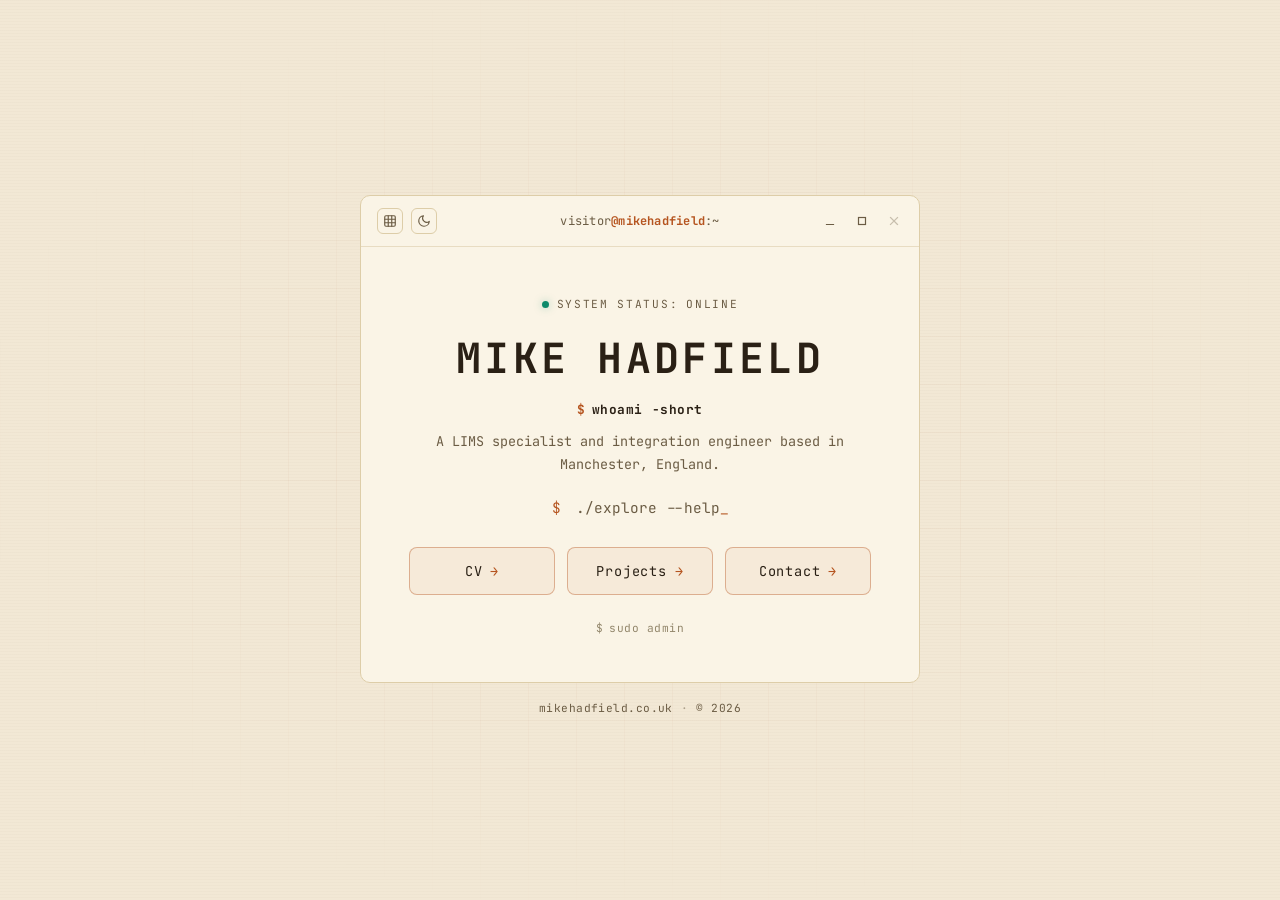
<file: index.html>
<!DOCTYPE html>
<html lang="en" data-theme="light">
<head>
    <meta charset="UTF-8">
    <meta name="viewport" content="width=device-width, initial-scale=1.0">
    <title>Mike Hadfield</title>
    <meta name="description" content="Mike Hadfield - LIMS specialist">

    <meta property="og:type" content="website">
    <meta property="og:site_name" content="Mike Hadfield">
    <meta property="og:url" content="https://www.mikehadfield.co.uk/">
    <meta property="og:title" content="Mike Hadfield">
    <meta property="og:description" content="Mike Hadfield - LIMS specialist">
    <meta property="og:image" content="https://www.mikehadfield.co.uk/og-image.png">
    <meta property="og:image:width" content="1200">
    <meta property="og:image:height" content="630">
    <meta property="og:image:alt" content="Mike Hadfield — terminal-styled homepage">

    <meta name="twitter:card" content="summary_large_image">
    <meta name="twitter:title" content="Mike Hadfield">
    <meta name="twitter:description" content="Mike Hadfield - LIMS specialist">
    <meta name="twitter:image" content="https://www.mikehadfield.co.uk/og-image.png">

    <link rel="preconnect" href="https://fonts.googleapis.com">
    <link rel="preconnect" href="https://fonts.gstatic.com" crossorigin>
    <link href="https://fonts.googleapis.com/css2?family=JetBrains+Mono:wght@400;500;700&display=swap" rel="stylesheet">

    <!-- theme + background before first paint, so there's no flash of the wrong one -->
    <script>
        (function () {
            var d = document.documentElement, g = function (k) { try { return localStorage.getItem(k); } catch (e) { return null; } };
            d.dataset.theme = g('mh-theme') || 'light'; // light unless the visitor chose dark
            d.dataset.bg = g('mh-bg') || 'grid';
            d.dataset.scan = g('mh-scan') || 'on';
        })();
    </script>
    <link rel="stylesheet" href="styles.css">
    <!-- without JavaScript: show home, CV and contact one after another in a scrolling page -->
    <noscript><style>
        body { overflow: auto; justify-content: flex-start; height: auto; }
        .terminal { max-height: none; }
        .terminal__viewport { overflow: visible; }
        .view[data-view="home"], .view[data-view="cv"], .view[data-view="contact"] { display: block; }
        .bar-left, .bar-right, .sudo-link, .cd-btn { display: none; }
    </style></noscript>
</head>
<body>
    <!-- the background -->
    <div class="backdrop" aria-hidden="true">
        <div class="grid-bg"></div>
        <div class="scanlines"></div>
    </div>


    <main class="terminal" id="terminal" data-size="home">
        <div class="terminal__bar">
            <div class="bar-left">
                <button class="icon-btn" type="button" id="bg-btn" aria-haspopup="true" aria-expanded="false" aria-controls="bg-menu" aria-label="Background" title="Background">
                    <svg viewBox="0 0 24 24" fill="none" stroke="currentColor" stroke-width="2" stroke-linecap="round" aria-hidden="true"><rect x="3" y="3" width="18" height="18" rx="2"/><path d="M3 9h18M3 15h18M9 3v18M15 3v18"/></svg>
                </button>
                <button class="icon-btn theme-btn" type="button" id="theme-btn" aria-label="Switch to light theme">
                    <svg class="i-sun" viewBox="0 0 24 24" fill="none" stroke="currentColor" stroke-width="2" stroke-linecap="round" aria-hidden="true"><circle cx="12" cy="12" r="4"/><path d="M12 2v2M12 20v2M4.9 4.9l1.4 1.4M17.7 17.7l1.4 1.4M2 12h2M20 12h2M4.9 19.1l1.4-1.4M17.7 6.3l1.4-1.4"/></svg>
                    <svg class="i-moon" viewBox="0 0 24 24" fill="none" stroke="currentColor" stroke-width="2" stroke-linecap="round" stroke-linejoin="round" aria-hidden="true"><path d="M21 12.8A9 9 0 1 1 11.2 3a7 7 0 0 0 9.8 9.8z"/></svg>
                </button>
            </div>
            <span class="terminal__path" id="terminal-path">visitor<a class="path-host" href="#/" title="Home" aria-label="mikehadfield — home">@mikehadfield</a>:~</span>
            <div class="bar-right">
                <nav class="bar-nav" id="bar-nav" aria-label="Sections">
                    <a href="#/cv" data-route="cv">cv</a>
                    <a href="#/projects" data-route="projects">projects</a>
                    <a href="#/contact" data-route="contact">contact</a>
                </nav>
                <div class="win-ctrls">
                    <button class="win-btn" type="button" id="min-dot" title="Minimise" aria-label="Minimise the window"><svg viewBox="0 0 10 10" aria-hidden="true"><path d="M1.5 8.5h7"/></svg></button>
                    <button class="win-btn win-btn--max" type="button" id="max-dot" title="Maximise" aria-label="Maximise the window" aria-pressed="false"><svg class="i-max" viewBox="0 0 10 10" aria-hidden="true"><rect x="1.5" y="1.5" width="7" height="7"/></svg><svg class="i-restore" viewBox="0 0 10 10" aria-hidden="true"><rect x="1.5" y="3.5" width="5" height="5"/><path d="M3.5 3.5v-2h5v5h-2"/></svg></button>
                    <button class="win-btn win-btn--close" type="button" id="close-dot" title="cd .." aria-label="Close — go up a level"><svg viewBox="0 0 10 10" aria-hidden="true"><path d="M1.5 1.5l7 7M8.5 1.5l-7 7"/></svg></button>
                </div>
            </div>
        </div>

        <div class="terminal__viewport" id="viewport">
            <!-- home -->
            <section class="view view--home" data-view="home" hidden>
                <div class="terminal__body">
                    <p class="kicker"><span class="status-dot status-dot--ok"></span>SYSTEM STATUS: <span><!-- site:status -->ONLINE<!-- /site:status --></span></p>
                    <h1 class="name">MIKE HADFIELD</h1>
                    <p class="home-cmd"><span class="prompt">$</span>whoami -short</p>
                    <p class="bio"><!-- site:bio -->A LIMS specialist and integration engineer based in Manchester, England.<!-- /site:bio --></p>
                    <p class="tagline"><span class="prompt">$</span> ./explore --help<span class="cursor">_</span></p>

                    <nav class="links" aria-label="Site sections">
                        <a class="link-btn link-btn--active" href="#/cv"><span class="link-btn__label">CV</span><span class="link-btn__arrow" aria-hidden="true">&rarr;</span></a>
                        <a class="link-btn link-btn--active" href="#/projects"><span class="link-btn__label">Projects</span><span class="link-btn__arrow" aria-hidden="true">&rarr;</span></a>
                        <a class="link-btn link-btn--active" href="#/contact"><span class="link-btn__label">Contact</span><span class="link-btn__arrow" aria-hidden="true">&rarr;</span></a>
                    </nav>

                    <a class="sudo-link" href="admin.html"><span class="prompt">$</span>sudo admin</a>
                </div>
            </section>

            <!-- cv: written from content/cv.json by the admin server (tools/admin_server.py) as
                 plain HTML, so it reads without JavaScript and search engines see it -->
            <section class="view view--doc" data-view="cv" hidden>
<!-- cv:begin -->
<header class="cv-header"><a class="cd-btn" href="#/"><span class="prompt">$</span>cd ~<kbd>esc</kbd></a><p class="section-label"><span class="prompt">$</span> whoami -all</p><h1 class="name">MIKE HADFIELD</h1><p class="tagline">IT Laboratory Systems Specialist</p><ul class="contact-list"><li><a class="contact-link" href="mailto:mikehadfield@live.co.uk"><svg class="contact-icon" viewBox="0 0 24 24" fill="none" stroke="currentColor" stroke-width="1.8" stroke-linecap="round" stroke-linejoin="round" aria-hidden="true"><rect x="2" y="4" width="20" height="16" rx="2"/><path d="m22 6-10 7L2 6"/></svg><span>mikehadfield@live.co.uk</span></a></li><li><a class="contact-link" href="#/contact" title="Phone number redacted — click to contact via form"><svg class="contact-icon" viewBox="0 0 24 24" fill="none" stroke="currentColor" stroke-width="1.8" stroke-linecap="round" stroke-linejoin="round" aria-hidden="true"><path d="M22 16.92v3a2 2 0 0 1-2.18 2 19.79 19.79 0 0 1-8.63-3.07 19.5 19.5 0 0 1-6-6 19.79 19.79 0 0 1-3.07-8.67A2 2 0 0 1 4.11 2h3a2 2 0 0 1 2 1.72c.127.96.361 1.903.7 2.81a2 2 0 0 1-.45 2.11L8.09 9.91a16 16 0 0 0 6 6l1.27-1.27a2 2 0 0 1 2.11-.45c.907.339 1.85.573 2.81.7A2 2 0 0 1 22 16.92z"/></svg><span>&lt;REDACTED&gt;</span></a></li><li class="contact-link"><svg class="contact-icon" viewBox="0 0 24 24" fill="none" stroke="currentColor" stroke-width="1.8" stroke-linecap="round" stroke-linejoin="round" aria-hidden="true"><path d="M21 10c0 7-9 13-9 13s-9-6-9-13a9 9 0 0 1 18 0z"/><circle cx="12" cy="10" r="3"/></svg><span>Manchester, UK</span></li><li><a class="contact-link" href="https://www.linkedin.com/in/mike-hadfield" target="_blank" rel="noopener noreferrer"><svg class="contact-icon" viewBox="0 0 24 24" fill="currentColor" aria-hidden="true"><path d="M20.447 20.452h-3.554v-5.569c0-1.328-.027-3.037-1.852-3.037-1.853 0-2.136 1.445-2.136 2.939v5.667H9.351V9h3.414v1.561h.046c.477-.9 1.637-1.85 3.37-1.85 3.601 0 4.267 2.37 4.267 5.455v6.286zM5.337 7.433a2.062 2.062 0 1 1 0-4.124 2.062 2.062 0 0 1 0 4.124zM7.114 20.452H3.558V9h3.556v11.452z"/></svg><span>LinkedIn</span></a></li></ul></header>
<section class="cv-section"><p class="section-label"><span class="prompt">$</span> cat profile.txt</p><p class="section-body">I&#39;ve spent the last 12 years working for the UK&#39;s largest independent provider of clinical pathology. During that time I&#39;ve overseen two major laboratory moves, and played a leading role in the implementation and rollout of a new bespoke in-house LIMS.</p><p class="section-body">In addition to my personal growth, I&#39;ve also taken on managerial roles in both laboratory and IT environments. This experience has expanded my skills and honed my ability to lead teams effectively towards achieving our objectives.</p></section>
<section class="cv-section"><p class="section-label"><span class="prompt">$</span> cat keySkills.json</p><div class="skills-group"><p class="skills-group__label">LIMS &amp; Interfacing</p><ul class="skill-tags"><li>LIMS Configuration &amp; Implementation</li><li>HL7 Interfacing</li><li>MirthConnect</li><li>Middleware Integration</li><li>Analyser Support</li></ul></div><div class="skills-group"><p class="skills-group__label">Leadership &amp; Management</p><ul class="skill-tags"><li>Team Leadership</li><li>SOP Documentation</li><li>Incident Management</li><li>Stakeholder Management</li></ul></div><div class="skills-group"><p class="skills-group__label">Systems &amp; Infrastructure</p><ul class="skill-tags"><li>Active Directory</li><li>Endpoint Manager (SCCM)</li><li>Virtual Server Administration</li><li>Network configuration</li><li>Server Security &amp; Patch Management</li></ul></div><div class="skills-group"><p class="skills-group__label">Data &amp; Databases</p><ul class="skill-tags"><li>Microsoft SQL</li><li>Data Integrity &amp; GDPR Compliance</li><li>Reporting &amp; Analytics</li></ul></div><div class="skills-group"><p class="skills-group__label">Tools &amp; Platforms</p><ul class="skill-tags"><li>Windows</li><li>Linux</li><li>Freshworks</li><li>JavaScript &amp; Front-end Development</li></ul></div></section>
<section class="cv-section"><p class="section-label"><span class="prompt">$</span> ls experience/ --sort=date</p><ol class="timeline"><li class="timeline__item"><div class="timeline__head"><h3 class="timeline__role">Laboratory Systems Specialist</h3><span class="timeline__date">Sep 2023 — Present</span></div><p class="timeline__org">TDL Manchester / Hybrid Remote</p><ul class="timeline__list"><li>Configuration and implementation of a newly developed in-house LIMS system.</li><li>2nd line analyser support for 100+ analysers across the country.</li><li>Analyser interfacing, predominantly with HL7 and Mirth Connect.</li><li>Integration with associated middleware and client down-stream systems.</li><li>Microsoft SQL for database insertion and data queries.</li><li>Performing security updates to company-critical servers while maintaining minimal downtime.</li></ul></li><li class="timeline__item"><div class="timeline__head"><h3 class="timeline__role">IT Support Specialist</h3><span class="timeline__date">Apr 2022 — Sep 2023</span></div><p class="timeline__org">TDL Manchester</p><ul class="timeline__list"><li>Initial triage of all customer tickets.</li><li>First and second line desktop, laptop, and mobile support.</li><li>First line analyser and middleware support (Roche CITM, Sysmex EPU, Clinisys Winpath).</li><li>Active Directory and Microsoft Endpoint management.</li><li>Monitoring our virtual servers to diagnose issues and ensure good levels of performance.</li><li>General day-to-day site work (patching switches, imaging devices, installing equipment).</li><li>Promoted to team leader after one year in post.</li></ul></li><li class="timeline__item"><div class="timeline__head"><h3 class="timeline__role">Sample Reception Supervisor</h3><span class="timeline__date">Sep 2018 — Apr 2022</span></div><p class="timeline__org">TDL Manchester</p><ul class="timeline__list"><li>Led a team of up to 12 staff, ensuring smooth day-to-day operations.</li><li>Authored departmental SOPs, managed incident and GDPR reporting.</li><li>Held annual joint reviews, monthly team meetings, probationary and HR meetings.</li><li>Resolved queries and investigated problems with internal departments and external clients.</li><li>Maintained laboratory technical equipment, including centrifuges, scanners, and zebra printers.</li><li>Gained extensive knowledge of laboratory operations, procedures, and general pathology.</li></ul></li><li class="timeline__item"><div class="timeline__head"><h3 class="timeline__role">Administration Assistant (Courier Department)</h3><span class="timeline__date">Dec 2016 — Sep 2018</span></div><p class="timeline__org">TDL London</p><ul class="timeline__list"><li>Managed and monitored attendance, sickness, productivity, and wages of all non-PAYE staff, maintaining accuracy and confidentiality of information.</li><li>Generated monthly activity reports to provide insights on courier trends and financials.</li><li>Managed the departmental email, phones, and courier software (DA Systems) for user and courier management, routes, and job assignment.</li></ul></li><li class="timeline__item"><div class="timeline__head"><h3 class="timeline__role">Medical Laboratory Assistant (Data Entry Clerk)</h3><span class="timeline__date">Mar 2014 — Dec 2016</span></div><p class="timeline__org">TDL London</p><ul class="timeline__list"><li>Transcribing patient demographic and coded test information from pathology requests.</li><li>Gained extensive knowledge in pathology sample handling and prerequisite testing requirements.</li><li>Collaborated with other staff to resolve queries, contributing to departmental SOPs and improved workflows.</li></ul></li></ol></section>
<section class="cv-section"><p class="section-label"><span class="prompt">$</span> cat education.txt</p><div class="doc-entry"><div class="timeline__head"><h3 class="timeline__role">Certificate of Higher Education in Forensic Science</h3><span class="timeline__date">Sep 2008 — May 2010</span></div><p class="timeline__org">University of West England, UK</p><p class="section-body">Key modules in Organic Chemistry, Inorganic and Physical Chemistry, Molecular Genetics, and Scientific Research Methods.</p></div><div class="doc-entry"><div class="timeline__head"><h3 class="timeline__role">A Levels &amp; GCSEs</h3><span class="timeline__date">A Lifetime Ago</span></div><p class="timeline__org">Imberhorne, West Sussex</p><p class="section-body">10 GCSEs, 3 A-levels, and a diploma in Music Technology</p></div></section>
<section class="cv-section"><p class="section-label"><span class="prompt">$</span> cat interests.md</p><div class="doc-entry"><h3 class="timeline__role">Web development</h3><p class="section-body">After needing to understand the basics of JavaScript for LIMS integration, in my spare time I&#39;ve rediscovered an enjoyment for website creation and front end development. Check out my projects page.</p></div><div class="doc-entry"><h3 class="timeline__role">Programming</h3><p class="section-body">In the new age of LLMs and neural networks, learning and creating has never been easier. Currently exploring Python and C++</p></div><div class="doc-entry"><h3 class="timeline__role">Poker</h3><p class="section-body">One of the best games ever created, up there with Chess. It helped fund me through university and remains a hobby ever since.</p></div></section>
<!-- cv:end -->
            </section>

            <!-- contact (Formspree) -->
            <section class="view view--contact" data-view="contact" hidden>
                <div class="terminal__body">
                    <a class="cd-btn" href="#/"><span class="prompt">$</span>cd ~<kbd>esc</kbd></a>
                    <h2 class="form-title"><span class="prompt">$</span> contact --new</h2>
                    <p class="tagline">fill in the form below<span class="cursor">_</span></p>
<form class="contact-form" id="contact-form" action="https://formspree.io/f/xeajwnoj" method="POST" novalidate>
                    <label class="field">
                        <span class="field__label">name</span>
                        <input type="text" name="name" placeholder="Scooby Doo" autocomplete="name" minlength="3" required>
                    </label>
                    <label class="field">
                        <span class="field__label">email</span>
                        <input type="email" name="email" placeholder="scooby@doo.com" autocomplete="email" required>
                    </label>
                    <label class="field">
                        <span class="field__label">message</span>
                        <textarea name="message" rows="4" placeholder="Say hello... Unless you're a spam bot, in which case I'd prefer if you didn't." minlength="10" required></textarea>
                    </label>

                    <input type="text" name="_gotcha" style="display:none" tabindex="-1" autocomplete="off" aria-hidden="true">
                    <input type="hidden" name="_subject" value="New message from mikehadfield.co.uk">

                    <div class="form-actions">
                        <button class="submit-btn" type="submit" id="submit-btn">send message</button>
                        <p class="form-status" id="form-status" role="status" aria-live="polite"></p>
                    </div>
                </form>
                </div>
            </section>

            <!-- projects list / write-up: rendered by script.js from content/projects/ -->
            <section class="view" data-view="projects" hidden></section>
            <section class="view" data-view="article" hidden></section>
            <!-- a project's live app (its "live" field), framed: #/projects/<slug>/live -->
            <section class="view view--app" data-view="app" hidden>
                <div class="app-strip">
                    <a class="cd-btn" id="app-back" href="#/projects"><span class="prompt">$</span>cd ..<kbd>esc</kbd></a>
                    <p class="app-strip__cmd"><span class="prompt">$</span> <span id="app-cmd">./app</span></p>
                    <button class="newtab-link app-full" id="app-full" type="button" hidden>full screen &#10530;</button>
                    <span id="app-newtab"></span>
                </div>
                <div class="app-frame" id="app-frame"></div>
            </section>
        </div>

        <!-- maximised only: a tmux-style status line -->
        <div class="terminal__status" id="term-status" aria-hidden="true">
            <span class="status__session">[mh]</span>
            <span class="status__win" id="status-win">0:~*</span>
            <span class="status__fill"></span>
            <span class="status__hint">dbl-click title to restore</span>
            <span class="status__clock" id="status-clock"></span>
        </div>
    </main>

    <!-- minimised: an empty desk, and the window docked at the bottom -->
    <p class="desk-note" id="desk-note" hidden>There's nothing else here...<span class="desk-note__caret" aria-hidden="true"></span></p>
    <button class="dock" type="button" id="dock" hidden aria-label="Restore the window">
        <span class="dock__glyph" aria-hidden="true">&gt;_</span>
        <span class="dock__title" id="dock-title">visitor@mikehadfield:~</span>
    </button>

    <footer class="footer">
        <span>mikehadfield.co.uk</span>
        <span class="footer__sep" aria-hidden="true">·</span>
        <span>&copy; 2026</span>
    </footer>

    <!-- image pop-out -->
    <dialog class="lb" id="lightbox" aria-label="Image viewer">
        <div class="lb__bar">
            <span class="lb__count" id="lb-count"></span>
            <span class="lb__title" id="lb-title"></span>
            <button class="lb__zoom" type="button" id="lb-zoom" aria-live="polite"></button>
            <button class="lb__close" type="button" id="lb-close" aria-label="Close">esc ✕</button>
        </div>
        <div class="lb__stage">
            <button class="lb__nav lb__nav--prev" type="button" id="lb-prev" aria-label="Previous image">&larr;</button>
            <div class="lb__scroll" id="lb-scroll"><div class="lb__frame" id="lb-frame"></div></div>
            <button class="lb__nav lb__nav--next" type="button" id="lb-next" aria-label="Next image">&rarr;</button>
        </div>
        <div class="lb__info">
            <p class="lb__caption" id="lb-caption"></p>
        </div>
    </dialog>

    <div class="tip" id="tip" role="tooltip" hidden></div>

    <!-- background picker (title-bar grid button) -->
    <div class="bg-menu" id="bg-menu" hidden>
        <p class="bg-menu__cmd"><span class="prompt">$</span>set background</p>
        <div class="bg-menu__opts" role="radiogroup" aria-label="Background">
            <button type="button" role="radio" data-bg="grid"><span class="swatch swatch--grid"></span>grid</button>
            <button type="button" role="radio" data-bg="dots"><span class="swatch swatch--dots"></span>dots</button>
            <button type="button" role="radio" data-bg="glow"><span class="swatch swatch--glow"></span>glow</button>
            <button type="button" role="radio" data-bg="plain"><span class="swatch swatch--plain"></span>plain</button>
        </div>
        <label class="bg-menu__scan"><input type="checkbox" id="scan-toggle"> scanlines</label>
    </div>

    <script src="shared.js" defer></script>
    <script src="script.js" defer></script>
</body>
</html>
</file>
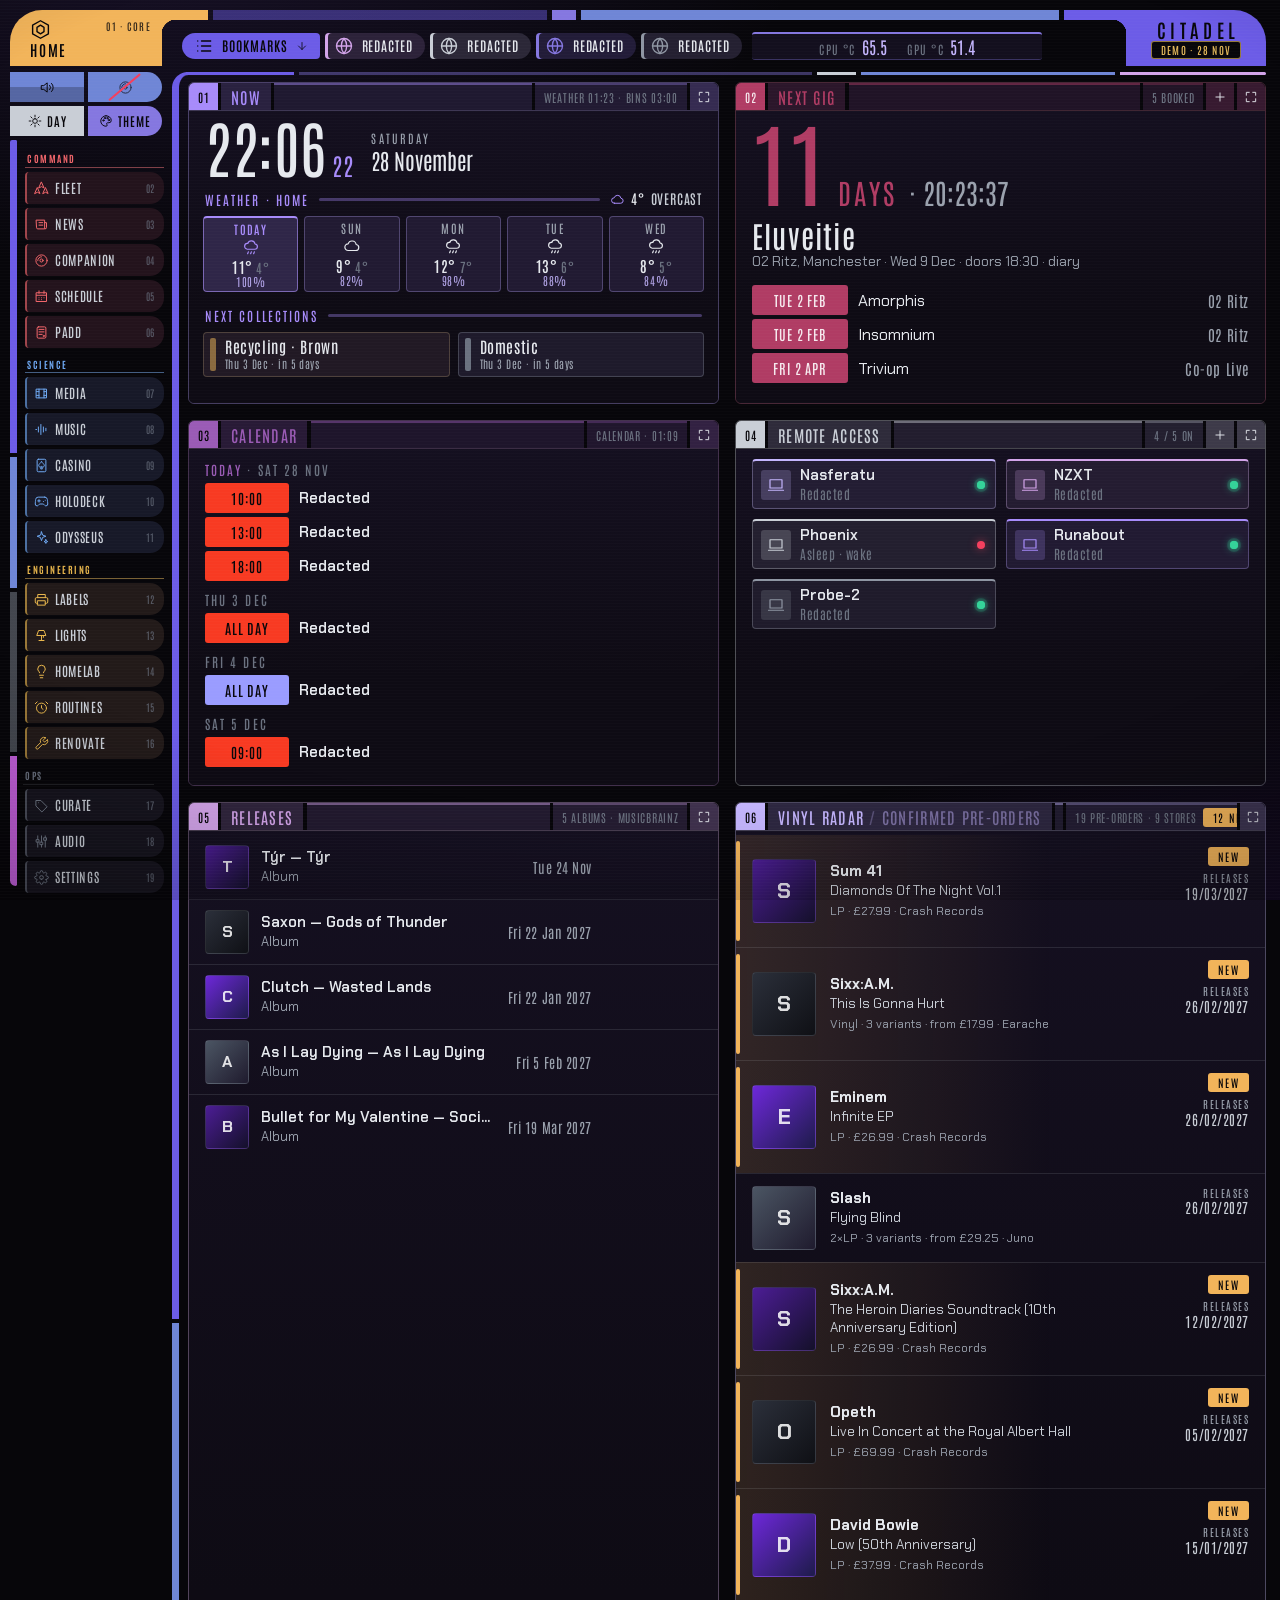
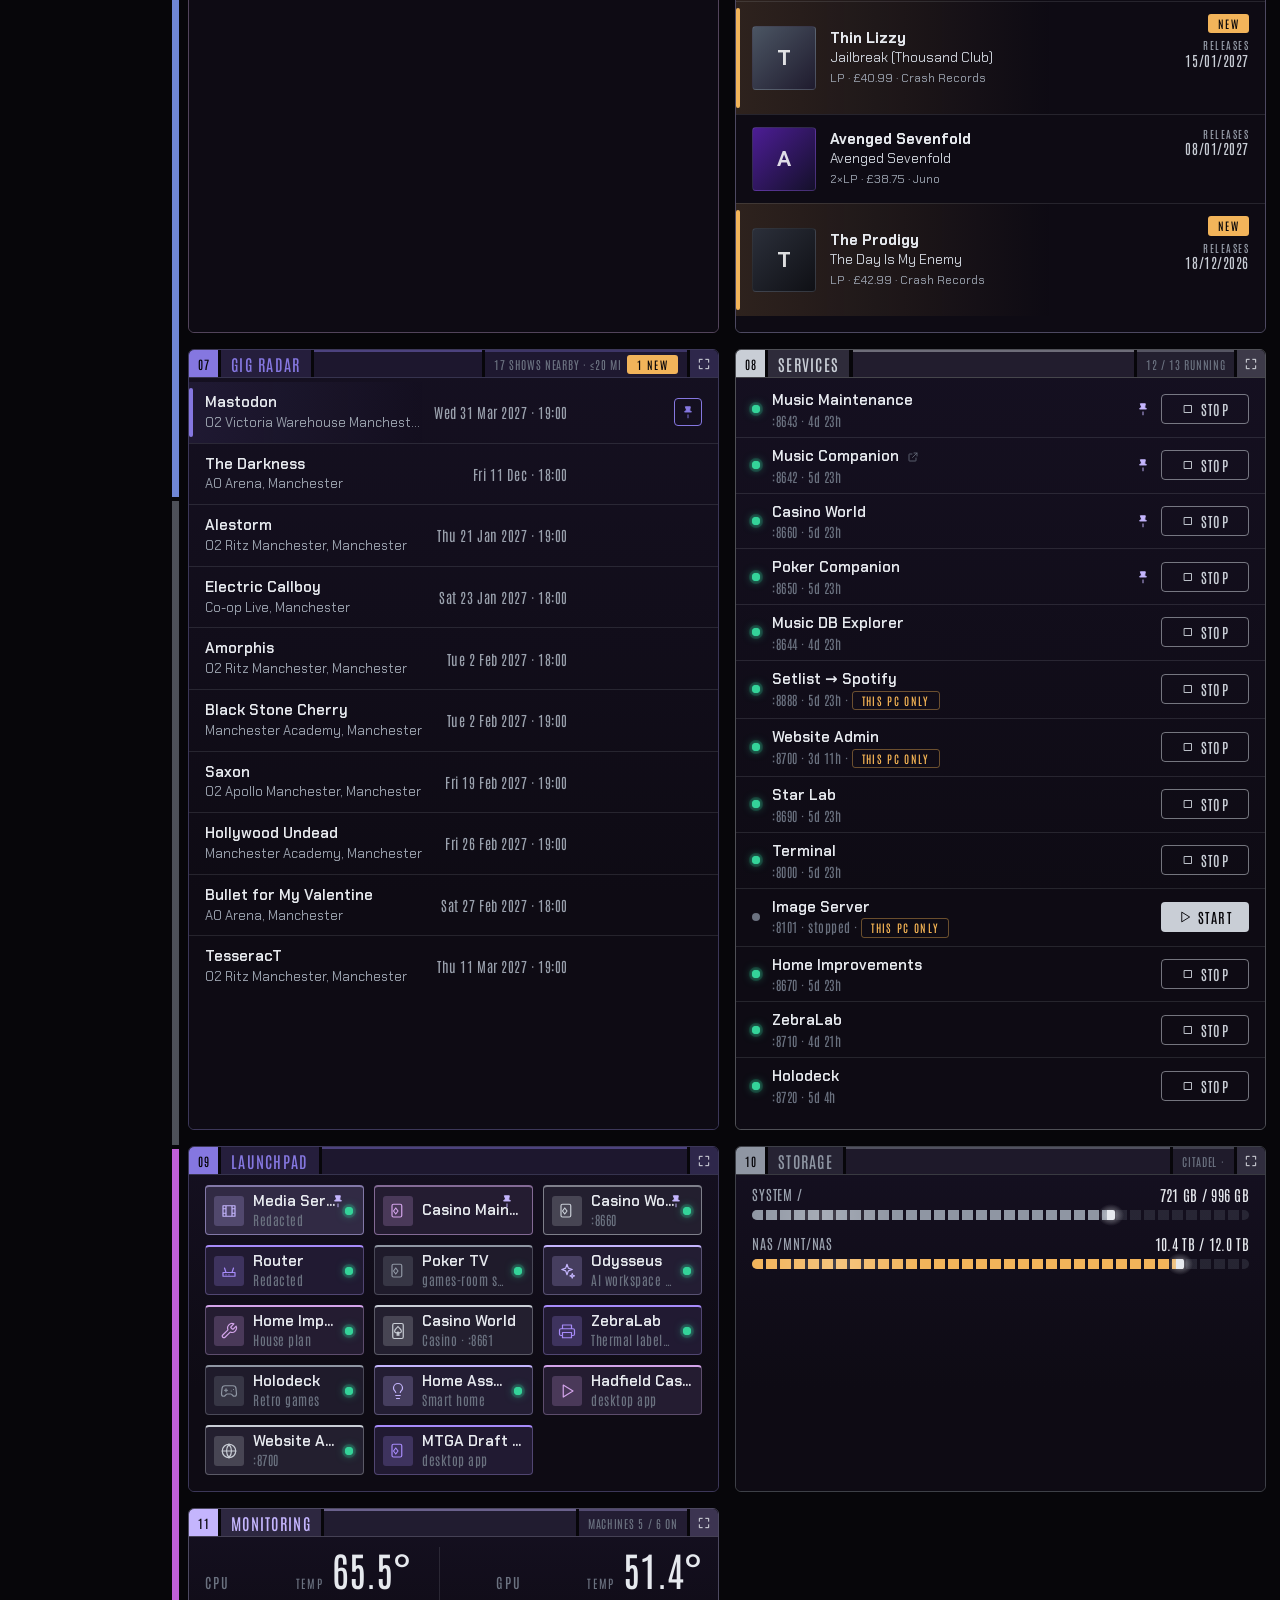
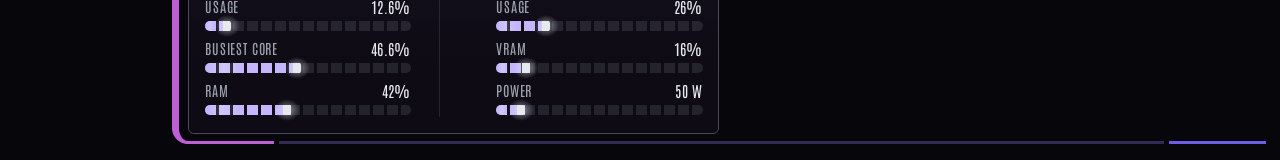
<file: demo/citadel/index.html>
<!doctype html>
<html lang="en-GB">
<head>
<meta charset="utf-8">
<meta name="viewport" content="width=device-width, initial-scale=1, viewport-fit=cover">
<meta name="theme-color" content="#07060a">
<title>Citadel · online demo</title>
<link rel="icon" type="image/svg+xml" href="img/favicon.svg">
<link rel="stylesheet" href="css/tokens.css">
<script src="demo.js"></script>
<script src="js/theme-init.js"></script>
<link rel="stylesheet" href="css/components.css">
<link rel="stylesheet" href="css/dashboard.css">
<link rel="stylesheet" href="css/music.css">
<link rel="stylesheet" href="css/news.css">
<link rel="stylesheet" href="css/stats.css">
<link rel="stylesheet" href="css/audio.css">
<link rel="stylesheet" href="css/controls.css">
<link rel="stylesheet" href="css/routines.css">
<link rel="stylesheet" href="css/schedule.css">
<link rel="stylesheet" href="css/padd.css">
<link rel="stylesheet" href="css/lcars.css">
<link rel="stylesheet" href="css/lcars25.css">
<link rel="stylesheet" href="css/borg.css">
<link rel="stylesheet" href="demo.css">
</head>
<body>
<div class="sweep"></div>

<div class="shell">
  <nav class="rail" aria-label="Primary">
    <span class="rail__logo"><svg class="i"><use href="#i-logo"/></svg></span>
    <a href="#home" data-view="home" aria-current="page" title="Home"><svg class="i"><use href="#i-home"/></svg><span class="rail__label">Home</span></a>
    <a href="#stats" data-view="stats" data-group="command" title="Fleet"><svg class="i"><use href="#i-fleet"/></svg><span class="rail__label">Fleet</span></a>
    <a href="#news" data-view="news" data-group="command" title="News"><svg class="i"><use href="#i-news"/></svg><span class="rail__label">News</span></a>
    <a href="#music" data-view="music" data-group="command" title="Companion"><svg class="i"><use href="#i-disc"/></svg><span class="rail__label">Companion</span></a>
    <a href="#schedule" data-view="schedule" data-group="command" title="Schedule"><svg class="i"><use href="#i-cal"/></svg><span class="rail__label">Schedule</span></a>
    <a href="#padd" data-view="padd" data-group="command" title="PADD"><svg class="i"><use href="#i-padd"/></svg><span class="rail__label">PADD</span></a>
    <a href="#listen" data-view="listen" data-group="science" title="Music"><svg class="i"><use href="#i-wave"/></svg><span class="rail__label">Music</span></a>
    <a href="#media" data-view="media" data-group="science" title="Media"><svg class="i"><use href="#i-film"/></svg><span class="rail__label">Media</span></a>
    <a href="#casino" data-view="casino" data-group="science" title="Casino"><svg class="i"><use href="#i-spade"/></svg><span class="rail__label">Casino</span></a>
    <a href="#holodeck" data-view="holodeck" data-group="science" title="Holodeck"><svg class="i"><use href="#i-gamepad"/></svg><span class="rail__label">Holodeck</span></a>
    <a href="#labels" data-view="labels" data-group="engineering" title="Labels"><svg class="i"><use href="#i-printer"/></svg><span class="rail__label">Labels</span></a>
    <a href="#house" data-view="house" data-group="engineering" title="House"><svg class="i"><use href="#i-tool"/></svg><span class="rail__label">House</span></a>
    <a href="#lab" data-view="lab" data-group="engineering" title="HomeLab"><svg class="i"><use href="#i-bulb"/></svg><span class="rail__label">HomeLab</span></a>
    <a href="#controls" data-view="controls" data-group="engineering" title="Controls"><svg class="i"><use href="#i-lamp"/></svg><span class="rail__label">Controls</span></a>
    <a href="#routines" data-view="routines" data-group="engineering" title="Routines"><svg class="i"><use href="#i-alarm"/></svg><span class="rail__label">Routines</span></a>
    <a href="#ai" data-view="ai" data-group="engineering" title="Odysseus"><svg class="i"><use href="#i-spark"/></svg><span class="rail__label">Odysseus</span></a>
    <span class="spacer"></span>
    <a href="#curate" data-view="curate" data-group="ops" title="Curate (Music Maintenance)"><svg class="i"><use href="#i-tag"/></svg><span class="rail__label">Curate</span></a>
    <a href="#audio" data-view="audio" data-group="ops" title="Audio (GoXLR)"><svg class="i"><use href="#i-mixer"/></svg><span class="rail__label">Audio</span></a>
    <a href="#settings" data-view="settings" data-group="ops" class="rail__settings" title="Settings"><svg class="i"><use href="#i-gear"/></svg><span class="rail__label">Settings</span></a>
  </nav>

  <main class="main">
    <header class="top">
      <div class="top__brand"><button class="top__logo" type="button" data-alerts-toggle aria-expanded="false" aria-controls="alerts" aria-label="Reminders" title="Reminders"><svg class="i"><use href="#i-logo"/></svg><span class="top__badge" id="alerts-count" hidden></span></button><span class="wordmark">Citadel</span><span class="hud" id="host-label"></span><span class="chip demo-chip" title="A frozen copy of my home dashboard (28 Nov 2026): nothing here is live or saved"><span class="demo-chip__full">Snapshot · 28 Nov 2026 · read-only</span><span class="demo-chip__short" aria-hidden="true">Demo · 28 Nov</span></span></div>
      <div class="top__mid"><div class="top__ctx" id="top-ctx" hidden><span class="top__page" id="top-page"></span><span class="top__src" id="top-src"></span><span class="top__acts" id="top-acts" hidden><button class="btn top__act" type="button" data-frame-reload title="Reload"><svg class="i"><use href="#i-refresh"/></svg><span>Reload</span></button><button class="btn top__act" type="button" data-frame-open title="Open in a new tab"><svg class="i"><use href="#i-ext"/></svg><span>New tab</span></button></span></div><nav class="shortcuts" id="shortcuts" aria-label="Bookmarks" hidden></nav><div class="bmbar" id="bm-bar" hidden></div><dl class="readout" id="readout" role="button" tabindex="0" aria-label="Monitoring" title="Monitoring"></dl><section class="mu-bar" id="mu-bar" aria-label="Now playing"></section></div>
      <div class="top__right"><a class="btn btn--icon top__settings" href="#settings" aria-label="Settings"><svg class="i"><use href="#i-gear"/></svg></a><span class="vol-group" id="vol-group" hidden></span><div class="bmbar volbar" id="vol-bar" hidden></div><span class="look-group" id="look-group"><button class="btn look-btn" type="button" data-mode-toggle aria-label="Switch to Day" title="Switch to Day"><svg class="i"><use href="#i-sun"/></svg><span class="look-btn__word">Day</span></button><button class="btn look-btn" type="button" data-theme-menu aria-haspopup="menu" aria-expanded="false" aria-controls="style-bar" aria-label="Theme" title="Theme"><svg class="i"><use href="#i-palette"/></svg><span class="look-btn__word">Theme</span><svg class="i look-btn__chev"><use href="#i-down"/></svg></button></span><div class="bmbar stylebar" id="style-bar" hidden></div><span class="hud hud--plain badge-role"><span class="dot" id="conn-dot" title="connecting…"></span><span id="device-label">Owner device</span></span></div>
    </header>
    <section class="view is-active" id="view-home" data-view="home">
      <section class="alerts" id="alerts" aria-label="Reminders"></section>
      <div class="grid" id="grid"></div>
    </section>
    <section class="view" id="view-news" data-view="news" aria-label="News"></section>
    <section class="view" id="view-media" data-view="media" aria-label="Media">
      <div class="frame-shell" hidden><iframe id="media-frame" title="Media" allow="autoplay; fullscreen" allowfullscreen></iframe></div>
      <div class="demo-na has-shot" style="background-image:url(&quot;img/demo-na/media.jpg&quot;)"><div class="demo-na__card"><svg class="i"><use href="#i-film"/></svg><b>Not available in the online demo</b><span>Media is a Jellyfin server running locally</span></div></div>
    </section>
    <section class="view" id="view-music" data-view="music" aria-label="Companion">
      <div class="frame-shell"><iframe id="music-frame" title="Music Companion" allow="autoplay; fullscreen" allowfullscreen></iframe></div>
    </section>
    <section class="view" id="view-sql" data-view="sql" aria-label="SQL DB">
      <div class="frame-shell" hidden><iframe id="sql-frame" title="SQL DB" allow="autoplay; fullscreen" allowfullscreen></iframe></div>
      <div class="demo-na"><div class="demo-na__card"><svg class="i"><use href="#i-server"/></svg><b>Not available in the online demo</b><span>SQL DB is Music Companion's local database explorer on my home network.</span></div></div>
    </section>
    <section class="view" id="view-listen" data-view="listen" aria-label="Music"></section>
    <section class="view" id="view-casino" data-view="casino" aria-label="Casino">
      <div class="frame-shell" hidden><iframe id="casino-frame" title="Casino World" allow="autoplay; fullscreen" allowfullscreen></iframe></div>
      <div class="demo-na has-shot" style="background-image:url(&quot;img/demo-na/casino.jpg&quot;)"><div class="demo-na__card"><svg class="i"><use href="#i-spade"/></svg><b>Not available in the online demo</b><span>This project can be viewed here: <a href="https://github.com/mjhadfield/CasinoWorld" target="_blank" rel="noopener">github.com/mjhadfield/CasinoWorld</a></span></div></div>
    </section>
    <section class="view" id="view-ai" data-view="ai" aria-label="Odysseus">
      <div class="frame-shell" hidden><iframe id="ai-frame" title="Odysseus" allow="autoplay; fullscreen" allowfullscreen></iframe></div>
      <div class="demo-na has-shot" style="background-image:url(&quot;img/demo-na/ai.jpg&quot;)"><div class="demo-na__card"><svg class="i"><use href="#i-spark"/></svg><b>Not available in the online demo</b><span>Odysseus is an LLM container running locally</span></div></div>
    </section>
    <section class="view" id="view-house" data-view="house" aria-label="House">
      <div class="frame-shell" hidden><iframe id="house-frame" title="Home Improvements" allow="fullscreen" allowfullscreen></iframe></div>
      <div class="demo-na has-shot" style="background-image:url(&quot;img/demo-na/house.jpg&quot;)"><div class="demo-na__card"><svg class="i"><use href="#i-tool"/></svg><b>Not available in the online demo</b><span>This is too sensitive to share online</span></div></div>
    </section>
    <section class="view" id="view-labels" data-view="labels" aria-label="Labels">
      <div class="frame-shell" hidden><iframe id="labels-frame" title="ZebraLab" allow="fullscreen" allowfullscreen></iframe></div>
      <div class="demo-na"><div class="demo-na__card"><svg class="i"><use href="#i-printer"/></svg><b>Not available in the online demo</b><span>ZebraLab is my local thermal label designer and postage printer.</span></div></div>
    </section>
    <section class="view" id="view-holodeck" data-view="holodeck" aria-label="Holodeck">
      <div class="frame-shell" hidden><iframe id="holodeck-frame" title="Holodeck" allow="gamepad; autoplay; fullscreen" allowfullscreen></iframe></div>
      <div class="demo-na"><div class="demo-na__card"><svg class="i"><use href="#i-gamepad"/></svg><b>Not available in the online demo</b><span>Holodeck is my local retro games library and browser emulator.</span></div></div>
    </section>
    <section class="view" id="view-lab" data-view="lab" aria-label="HomeLab">
      <div class="frame-shell" hidden><iframe id="lab-frame" title="Home Assistant" allow="fullscreen" allowfullscreen></iframe></div>
      <div class="demo-na"><div class="demo-na__card"><svg class="i"><use href="#i-bulb"/></svg><b>Not available in the online demo</b><span>HomeLab is my Home Assistant smart home controller, on my home network only.</span></div></div>
    </section>
    <section class="view" id="view-controls" data-view="controls" aria-label="Controls"></section>
    <section class="view" id="view-routines" data-view="routines" aria-label="Routines"></section>
    <section class="view" id="view-schedule" data-view="schedule" aria-label="Schedule"></section>
    <section class="view" id="view-padd" data-view="padd" aria-label="PADD"></section>
    <section class="view" id="view-stats" data-view="stats" aria-label="Fleet"></section>
    <section class="view" id="view-curate" data-view="curate" aria-label="Curate">
      <div class="frame-shell" hidden><iframe id="curate-frame" title="Music Maintenance"></iframe></div>
      <div class="demo-na"><div class="demo-na__card"><svg class="i"><use href="#i-tag"/></svg><b>Not available in the online demo</b><span>Curate is Music Companion's private maintenance tool on my home network.</span></div></div>
    </section>
    <section class="view" id="view-audio" data-view="audio" aria-label="Audio"></section>
    <section class="view" id="view-settings" data-view="settings" aria-label="Settings">
      <div class="frame-shell"><iframe id="settings-frame" title="Settings"></iframe></div>
    </section>
  </main>
</div>

<nav class="tabbar" aria-label="Primary (mobile)">
  <a href="#home" data-view="home" aria-current="page"><svg class="i"><use href="#i-home"/></svg><span class="tabbar__label">Home</span></a>
  <a href="#news" data-view="news"><svg class="i"><use href="#i-news"/></svg><span class="tabbar__label">News</span></a>
  <a href="#media" data-view="media"><svg class="i"><use href="#i-film"/></svg><span class="tabbar__label">Media</span></a>
  <a href="#music" data-view="music"><svg class="i"><use href="#i-disc"/></svg><span class="tabbar__label">Companion</span></a>
  <a href="#listen" data-view="listen"><svg class="i"><use href="#i-wave"/></svg><span class="tabbar__label">Music</span></a>
  <a href="#casino" data-view="casino"><svg class="i"><use href="#i-spade"/></svg><span class="tabbar__label">Casino</span></a>
  <a href="#ai" data-view="ai"><svg class="i"><use href="#i-spark"/></svg><span class="tabbar__label">Odysseus</span></a>
  <a href="#house" data-view="house"><svg class="i"><use href="#i-tool"/></svg><span class="tabbar__label">House</span></a>
  <a href="#controls" data-view="controls"><svg class="i"><use href="#i-lamp"/></svg><span class="tabbar__label">Controls</span></a>
  <a href="#schedule" data-view="schedule"><svg class="i"><use href="#i-cal"/></svg><span class="tabbar__label">Schedule</span></a>
  <a href="#padd" data-view="padd"><svg class="i"><use href="#i-padd"/></svg><span class="tabbar__label">PADD</span></a>
</nav>
<nav class="more-sheet" id="more-sheet" aria-label="More pages" hidden></nav>

<dialog class="book" id="book-gig" aria-labelledby="book-gig-title">
  <form class="book__form" novalidate>
    <h2 class="book__title" id="book-gig-title">Booked a gig</h2>
    <div class="book__grid">
      <label class="book__field"><span>Artist</span><input name="artist" required maxlength="80"></label>
      <label class="book__field"><span>Date</span><input name="date" type="date" required></label>
      <label class="book__field"><span>Venue</span><input name="venue" maxlength="80"></label>
      <label class="book__field"><span>City</span><input name="city" maxlength="60"></label>
      <label class="book__field"><span>Doors (optional)</span><input name="doors" type="time"></label>
      <label class="book__field"><span>Ticket link (optional)</span><input name="ticket_url" type="url" maxlength="500" placeholder="https://…"></label>
      <label class="book__field book__field--wide"><span>Notes (optional)</span><input name="notes" maxlength="200" placeholder="e.g. block B, meeting Sam at 5"></label>
      <label class="book__check book__field--wide"><input name="diary" type="checkbox" checked> Add to Google Calendar <small>(opens a new tab: press Save there)</small></label>
    </div>
    <p class="book__error" role="alert" hidden></p>
    <div class="book__actions"><button class="btn" type="button" data-book-cancel>Cancel</button><button class="btn btn--solid" type="submit">Save gig</button></div>
  </form>
</dialog>

<script type="module" src="js/icons.js"></script>
<script type="module" src="js/app.js"></script>
</body>
</html>
</file>
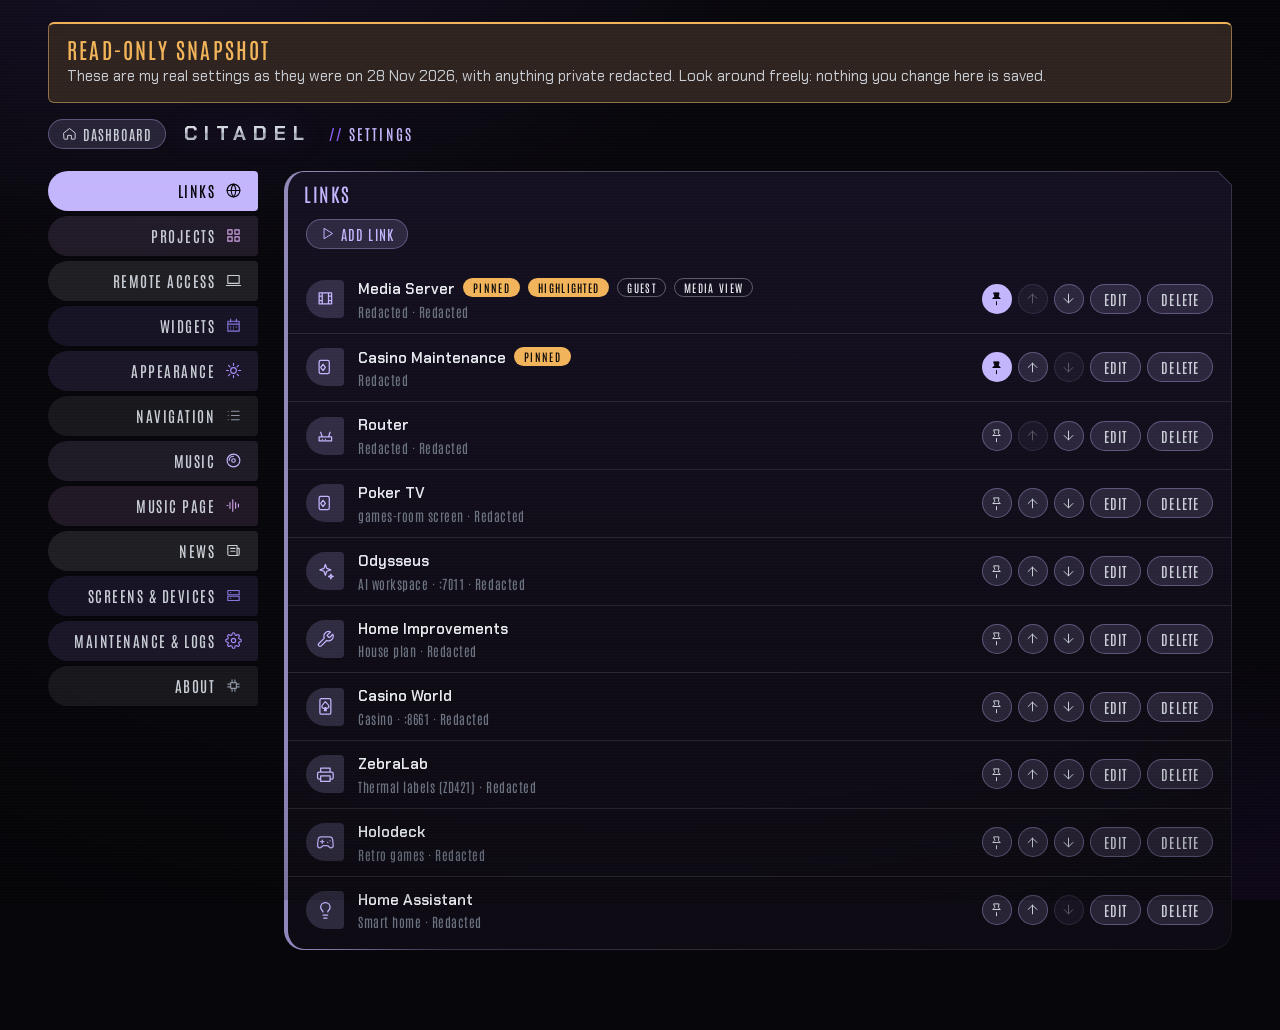
<file: demo/citadel/settings.html>
<!doctype html>
<html lang="en-GB">
<head>
<meta charset="utf-8">
<meta name="viewport" content="width=device-width, initial-scale=1, viewport-fit=cover">
<meta name="theme-color" content="#07060a">
<title>Citadel · Settings</title>
<link rel="icon" type="image/svg+xml" href="img/favicon.svg">
<link rel="stylesheet" href="css/tokens.css">
<script src="demo.js"></script>
<script src="js/theme-init.js"></script>
<link rel="stylesheet" href="css/components.css">
<link rel="stylesheet" href="css/settings.css">
<link rel="stylesheet" href="css/lcars.css">
<link rel="stylesheet" href="css/lcars-settings.css">
<link rel="stylesheet" href="css/borg.css">
<link rel="stylesheet" href="css/borg-settings.css">
<link rel="stylesheet" href="demo.css">
</head>
<body>
<div class="sweep"></div>
<div class="sx">
  <div class="demo-banner" role="note"><b>Read-only snapshot</b><span>These are my real settings as they were on 28 Nov 2026, with anything private redacted. Look around freely: nothing you change here is saved.</span></div>
  <header class="sx__top">
    <a class="btn" href="index.html"><svg class="i"><use href="#i-home"/></svg>Dashboard</a>
    <span class="wordmark">Citadel</span>
    <span class="hud">Settings</span>
  </header>
  <div class="sx__body">
    <nav class="sx__tabs" id="tabs" role="tablist" aria-label="Settings sections"></nav>
    <main class="sx__panel" id="panel"></main>
  </div>
</div>
<script type="module" src="js/icons.js"></script>
<script type="module" src="js/settings.js"></script>
</body>
</html>
</file>
<file: styles.css>
/* mikehadfield.co.uk -- one terminal that resizes to each section. Palette, type and the CV /
   contact styles carry on from the original site; admin-only styles are in admin.css.
   Performance (visitors are mostly on PCs without GPU acceleration): no filters, no backdrop
   blur, no animated backgrounds, and on desktop the page itself never scrolls -- long sections
   scroll inside the terminal -- so the fixed background layers never repaint. */

:root {
    --bg: #06080a;
    --bg-elevated: #0c1210;
    --fg: #e7f3ee;
    --fg-dim: #78897f;
    --accent: #35e0a0;
    --accent-dim: rgba(53, 224, 160, 0.35);
    --warn: #ff9f40;
    --warn-dim: rgba(255, 159, 64, 0.35);
    --border: #1c2622;
    --border-soft: #141b18;
    --grey-btn-bg: #0e1311;
    --grey-btn-border: #232c27;
    --grey-btn-text: #4c5850;
    --radius: 10px;
    --ease: cubic-bezier(0.2, 0.7, 0.2, 1);

    /* surfaces + tints (dark values are the colours these replaced) */
    --inset: #06080a;            /* wells inside the terminal: cards, inputs, code, figures */
    --ok: #35e0a0;
    --ok-dim: rgba(53, 224, 160, 0.35);
    --bad: #ff5f56;
    --wash-1: rgba(53, 224, 160, 0.05);
    --wash-2: rgba(53, 224, 160, 0.08);
    --wash-3: rgba(53, 224, 160, 0.14);
    --wash-neutral: rgba(255, 255, 255, 0.04);
    --pin-ring: rgba(53, 224, 160, 0.28);
    --on-accent: #04110b;
    --border-hover: #35443c;
    --card-hover: #08100c;
    --code-fg: #b9d8cb;
    --chip-bg: rgba(6, 8, 10, 0.85);
    --overlay: rgba(3, 5, 6, 0.9);
    --scrollbar: #25332d;
    --grid-line: rgba(53, 224, 160, 0.05);
    --scan-line: rgba(255, 255, 255, 0.025);
    --glow-1: rgba(53, 224, 160, 0.07);
    --glow-2: rgba(53, 120, 224, 0.05);
    --dot: rgba(53, 224, 160, 0.14);
    --swatch-line: rgba(53, 224, 160, 0.4);
    /* code colours: VS Code Dark+ */
    --hl-text: #d4d4d4; --hl-kw: #569cd6; --hl-ctrl: #c586c0; --hl-str: #ce9178; --hl-com: #6a9955;
    --hl-num: #b5cea8; --hl-fn: #dcdcaa; --hl-type: #4ec9b0; --hl-var: #9cdcfe;
    color-scheme: dark;
}

/* Light theme -- Citadel's (Citadel/web/css/tokens.css): sun-bleached parchment, rust
   accent, deep-sea teal for "ok", dried-blood maroon for errors. */
:root[data-theme="light"] {
    --bg: #f2e8d5;
    --bg-elevated: #faf4e6;
    --inset: #f5ecdd;
    --fg: #2a2015;
    --fg-dim: #6b5c44;
    --accent: #b5541f;
    --accent-dim: rgba(181, 84, 31, 0.4);
    --warn: #b8791f;
    --warn-dim: rgba(184, 121, 31, 0.4);
    --border: #ddcda8;
    --border-soft: #e8dcc2;
    --grey-btn-bg: #f5ecdd;
    --grey-btn-border: #ddcda8;
    --grey-btn-text: #93876c;
    --ok: #0d8a6a;
    --ok-dim: rgba(13, 138, 106, 0.35);
    --bad: #8a2e2e;
    --wash-1: rgba(181, 84, 31, 0.06);
    --wash-2: rgba(181, 84, 31, 0.1);
    --wash-3: rgba(181, 84, 31, 0.16);
    --wash-neutral: rgba(42, 32, 21, 0.04);
    --pin-ring: rgba(181, 84, 31, 0.25);
    --on-accent: #fdf9f0;
    --border-hover: #c9b68c;
    --card-hover: #fdf9f0;
    --code-fg: #4a3c2a;
    --chip-bg: rgba(250, 244, 230, 0.92);
    --overlay: rgba(42, 32, 21, 0.6);
    --scrollbar: #d6c49c;
    --grid-line: rgba(181, 84, 31, 0.07);
    --scan-line: rgba(42, 32, 21, 0.035);
    --glow-1: rgba(217, 105, 31, 0.1);
    --glow-2: rgba(13, 138, 106, 0.06);
    --dot: rgba(181, 84, 31, 0.16);
    --swatch-line: rgba(181, 84, 31, 0.4);
    /* code colours: VS Code Light+ */
    --hl-text: #1f1f1f; --hl-kw: #0000ff; --hl-ctrl: #af00db; --hl-str: #a31515; --hl-com: #008000;
    --hl-num: #098658; --hl-fn: #795e26; --hl-type: #267f99; --hl-var: #001080;
    color-scheme: light;
}

* {
    margin: 0;
    padding: 0;
    box-sizing: border-box;
}

button,
input,
select,
textarea {
    font-family: inherit;
}

html, body {
    height: 100%;
}

body {
    display: flex;
    flex-direction: column;
    align-items: center;
    justify-content: center;
    gap: 18px;
    padding: 28px 24px 18px;
    background: var(--bg);
    color: var(--fg);
    font-family: 'JetBrains Mono', 'Courier New', monospace;
    position: relative;
    overflow: hidden;
}

/* ---------- background ---------- */

/* Grid + scanlines. (A "ghost" of the terminal's old size lingering after a resize, seen only in
   Brave on KDE Wayland + NVIDIA, is Chromium's Wayland frame presentation, not this page: every
   rendered frame is correct, and giving the background its own layer made no difference.) */
.backdrop {
    position: fixed;
    inset: 0;
    pointer-events: none;
}

.grid-bg {
    position: absolute;
    inset: 0;
    background-image:
        linear-gradient(var(--grid-line) 1px, transparent 1px),
        linear-gradient(90deg, var(--grid-line) 1px, transparent 1px);
    background-size: 48px 48px;
    mask-image: radial-gradient(ellipse at center, black 0%, transparent 75%);
    -webkit-mask-image: radial-gradient(ellipse at center, black 0%, transparent 75%);
    pointer-events: none;
}

/* background options, picked by the visitor (title-bar grid button): grid / dots / glow / plain, scanlines on-off */
:root[data-bg="dots"] .grid-bg {
    background-image: radial-gradient(circle, var(--dot) 1px, transparent 1.6px);
    background-size: 22px 22px;
}

:root[data-bg="glow"] .grid-bg {
    background-image:
        radial-gradient(1100px 620px at 14% -12%, var(--glow-1), transparent 62%),
        radial-gradient(900px 520px at 104% 108%, var(--glow-2), transparent 62%);
    background-size: auto;
    mask-image: none;
    -webkit-mask-image: none;
}

:root[data-bg="plain"] .grid-bg { display: none; }
:root[data-scan="off"] .scanlines { display: none; }

.scanlines {
    position: absolute;
    inset: 0;
    background: repeating-linear-gradient(to bottom, var(--scan-line) 0px, var(--scan-line) 1px, transparent 1px, transparent 3px);
    pointer-events: none;
    opacity: 0.5;
}

/* ---------- terminal: sizes itself to the section ---------- */

.terminal {
    --tw: 560px;
    position: relative;
    display: flex;
    flex-direction: column;
    width: 100%;
    max-width: var(--tw);
    max-height: calc(100vh - 92px);
    min-height: 0;
    background: var(--bg-elevated);
    border: 1px solid var(--border);
    border-radius: var(--radius);
    overflow: hidden;
    transition: max-width 0.28s var(--ease), height 0.28s var(--ease);
    /* No load animation on the terminal itself. Animating its opacity + transform put it on its
       own GPU layer for half a second, and on Linux compositors that rounded, see-through layer
       draws a dark halo that vanishes when the animation ends -- the "shadow on load". Only the
       content inside fades in now (opacity, no movement). */
}

.terminal[data-size="contact"] { --tw: 800px; }   /* wide enough for the title bar to keep the path centred */
.terminal[data-size="cv"] { --tw: 820px; }
.terminal[data-size="projects"] { --tw: 980px; }
.terminal[data-size="article"] { --tw: 1040px; }
.terminal[data-size="admin"] { --tw: 1280px; }
.terminal[data-size="app"] { --tw: 1440px; height: calc(100vh - 92px); }   /* a live app: as big as the screen allows */

.terminal__bar {
    flex: none;
    display: grid;
    grid-template-columns: 1fr auto 1fr;
    align-items: center;
    gap: 12px;
    padding: 12px 16px;
    border-bottom: 1px solid var(--border-soft);
}

.terminal__path a {
    color: inherit;
    text-decoration: none;
}

.terminal__path a:hover { color: var(--accent); }

/* "@mikehadfield": always a way home */
.terminal__path a.path-host {
    color: var(--accent);
    font-weight: 700;
}

.terminal__path a.path-host:hover,
.terminal__path a.path-host:focus-visible { color: var(--fg); }

.terminal__path {
    font-size: 0.75rem;
    color: var(--fg-dim);
    letter-spacing: 0.02em;
    white-space: nowrap;
    overflow: hidden;
    text-overflow: ellipsis;
}

.bar-left {
    justify-self: start;
    display: flex;
    align-items: center;
    gap: 8px;
}

/* window controls, Windows / Linux style: minimise, maximise (restore while maximised), close */
.win-ctrls { display: flex; gap: 2px; margin-right: -6px; }
.win-btn {
    display: grid;
    place-items: center;
    width: 30px;
    height: 24px;
    padding: 0;
    color: var(--fg-dim);
    background: transparent;
    border: 0;
    border-radius: 5px;
    cursor: pointer;
    transition: background 0.12s ease, color 0.12s ease;
}
.win-btn svg { width: 10px; height: 10px; fill: none; stroke: currentColor; stroke-width: 1.2; stroke-linecap: square; }
.win-btn:hover { background: var(--wash-neutral); color: var(--fg); }
.win-btn--close:hover { background: #e81123; color: #fff; }
.win-btn:focus-visible { outline: 2px solid var(--accent); outline-offset: 1px; }
.win-btn:disabled { opacity: 0.35; cursor: default; background: none; color: var(--fg-dim); }
.win-btn--max .i-restore,
.win-btn--max[aria-pressed="true"] .i-max { display: none; }
.win-btn--max[aria-pressed="true"] .i-restore { display: block; }

.bar-right {
    justify-self: end;
    display: flex;
    align-items: center;
    gap: 14px;
}

.bar-nav {
    display: flex;
    gap: 14px;
    font-size: 0.72rem;
    transition: opacity 0.2s ease;
}

/* gone on the home page, not just invisible: an invisible nav still took its space, pushing the path off-centre */
.terminal[data-size="home"] .bar-nav { display: none; }
.bar-nav { animation: nav-in 0.2s ease both; }
@keyframes nav-in { from { opacity: 0; } }

.bar-nav a {
    color: var(--fg-dim);
    text-decoration: none;
}

.bar-nav a:hover,
.bar-nav a.is-current {
    color: var(--accent);
}

.bar-nav a.is-current::before {
    content: '>';
    margin-right: 3px;
}

.terminal__viewport {
    position: relative;
    flex: 1 1 auto;
    min-height: 0;
    overflow-y: auto;
    overscroll-behavior: contain;
    scrollbar-width: thin;
    scrollbar-color: var(--scrollbar) transparent;
}

.terminal__viewport::-webkit-scrollbar { width: 8px; }
.terminal__viewport::-webkit-scrollbar-thumb { background: var(--scrollbar); border-radius: 4px; }

.terminal__body {
    padding: clamp(32px, 5vh, 52px) clamp(24px, 5vw, 48px);
}

/* ---------- view switching (opacity + a few px only -- cheap without a GPU) ---------- */

.view[hidden] { display: none; }

.view--entering { animation: view-in 0.3s var(--ease) both; }
.view--leaving { animation: view-out 0.12s ease both; }

/* headings get focus after a page change (so screen readers announce the new page) --
   that's not something to draw a ring round */
[tabindex="-1"]:focus { outline: none; }

@keyframes view-in {
    from { opacity: 0; }
    to { opacity: 1; }
}

@keyframes view-out {
    from { opacity: 1; }
    to { opacity: 0; }
}

.view--home { text-align: center; }

/* ---------- home ---------- */

.kicker {
    display: inline-flex;
    align-items: center;
    gap: 8px;
    font-size: 0.7rem;
    letter-spacing: 0.15em;
    color: var(--fg-dim);
    margin-bottom: 20px;
}

.status-dot {
    width: 7px;
    height: 7px;
    border-radius: 50%;
    background: var(--warn);
    box-shadow: 0 0 8px var(--warn-dim);
    animation: pulse 2.4s ease-in-out infinite;
}

.status-dot--ok {
    background: var(--ok);
    box-shadow: 0 0 8px var(--ok-dim);
}

@keyframes pulse {
    0%, 100% { opacity: 0.5; }
    50% { opacity: 1; }
}

.name {
    font-size: clamp(1.8rem, 5vw, 2.6rem);
    font-weight: 700;
    letter-spacing: 0.08em;
    color: var(--fg);
    margin-bottom: 16px;
}

.home-cmd {
    font-size: 0.8rem;
    font-weight: 700;
    letter-spacing: 0.04em;
    color: var(--fg);
    margin: 6px 0 12px;
}

.bio {
    font-size: 0.84rem;
    line-height: 1.7;
    color: var(--fg-dim);
    max-width: 52ch;
    margin: 0 auto 22px;
}

.tagline {
    font-size: 0.9rem;
    color: var(--fg-dim);
    margin-bottom: 30px;
}

.prompt {
    color: var(--accent);
    margin-right: 6px;
}

.cursor {
    color: var(--accent);
    animation: blink 1.1s steps(1) infinite;
}

@keyframes blink {
    0%, 49% { opacity: 1; }
    50%, 100% { opacity: 0; }
}

.sudo-link {
    display: inline-block;
    margin-top: 26px;
    font-size: 0.7rem;
    color: var(--grey-btn-text);
    text-decoration: none;
    letter-spacing: 0.04em;
    transition: color 0.2s ease;
}

.sudo-link .prompt { color: inherit; }
.sudo-link:hover { color: var(--accent); }

/* ---------- nav buttons + contact form (from ../styles.css) ---------- */

.links {
    display: flex;
    gap: 12px;
    justify-content: center;
    flex-wrap: wrap;
}

.link-btn {
    position: relative;
    flex: 1 1 140px;
    max-width: 160px;
    display: flex;
    align-items: center;
    justify-content: center;
    gap: 8px;
    padding: 14px 16px;
    background: var(--grey-btn-bg);
    border: 1px dashed var(--grey-btn-border);
    border-radius: 8px;
    color: var(--grey-btn-text);
    font-family: inherit;
    font-size: 0.85rem;
    letter-spacing: 0.06em;
    text-decoration: none;
    cursor: not-allowed;
    transition: border-color 0.2s ease;
}

.link-btn:visited {
    color: var(--grey-btn-text);
}

.link-btn--active:visited {
    color: var(--fg);
}

.link-btn:hover {
    border-color: var(--border-hover);
}

.link-btn__tag {
    font-size: 0.6rem;
    letter-spacing: 0.08em;
    text-transform: uppercase;
    color: var(--grey-btn-text);
    background: var(--wash-neutral);
    border: 1px solid var(--grey-btn-border);
    border-radius: 999px;
    padding: 2px 6px;
}

.link-btn--active {
    cursor: pointer;
    color: var(--fg);
    border: 1px solid var(--accent-dim);
    background: var(--wash-1);
}

.link-btn--active .link-btn__arrow {
    color: var(--accent);
    transition: transform 0.2s ease;
}

.link-btn--active:hover {
    border-color: var(--accent);
    background: var(--wash-2);
}

.link-btn--active:hover .link-btn__arrow {
    transform: translateX(3px);
}

.link-btn--active:focus-visible {
    outline: 2px solid var(--accent);
    outline-offset: 2px;
}

/* ---------- contact view ---------- */

.back-btn {
    display: inline-flex;
    align-items: center;
    gap: 6px;
    margin-bottom: 24px;
    background: none;
    border: none;
    color: var(--fg-dim);
    font-family: inherit;
    font-size: 0.75rem;
    letter-spacing: 0.06em;
    cursor: pointer;
    padding: 4px 0;
    transition: color 0.2s ease;
}

.back-btn:hover {
    color: var(--accent);
}

.back-btn:focus-visible {
    outline: 2px solid var(--accent);
    outline-offset: 2px;
}

.form-title {
    font-size: clamp(1.2rem, 3.4vw, 1.5rem);
    font-weight: 700;
    letter-spacing: 0.03em;
    margin-bottom: 8px;
}

.view--contact .tagline {
    margin-bottom: 8px;
}

.contact-form {
    display: flex;
    flex-direction: column;
    gap: 16px;
    margin-top: 28px;
}

.field {
    display: flex;
    flex-direction: column;
    gap: 6px;
}

.field__label {
    font-size: 0.7rem;
    letter-spacing: 0.1em;
    text-transform: uppercase;
    color: var(--fg-dim);
}

.field input,
.field textarea {
    font-family: inherit;
    font-size: 0.9rem;
    color: var(--fg);
    background: var(--inset);
    border: 1px solid var(--border);
    border-radius: 6px;
    padding: 10px 12px;
    resize: vertical;
    transition: border-color 0.2s ease;
}

.field input::placeholder,
.field textarea::placeholder {
    color: var(--grey-btn-text);
}

.field input:focus,
.field textarea:focus {
    outline: none;
    border-color: var(--accent);
}

.field input.is-invalid,
.field textarea.is-invalid,
.field input.is-invalid:focus,
.field textarea.is-invalid:focus {
    border-color: var(--bad);
}

.submit-btn {
    align-self: flex-start;
    margin-top: 4px;
    padding: 12px 22px;
    background: var(--wash-2);
    border: 1px solid var(--accent-dim);
    border-radius: 8px;
    color: var(--fg);
    font-family: inherit;
    font-size: 0.85rem;
    letter-spacing: 0.05em;
    cursor: pointer;
    transition: border-color 0.2s ease, background 0.2s ease;
}

.submit-btn:hover {
    border-color: var(--accent);
    background: var(--wash-3);
}

.submit-btn:focus-visible {
    outline: 2px solid var(--accent);
    outline-offset: 2px;
}

.submit-btn:disabled {
    cursor: not-allowed;
    opacity: 0.6;
}

.form-actions {
    display: flex;
    align-items: center;
    gap: 16px;
    flex-wrap: wrap;
}

.form-status {
    font-size: 0.78rem;
    color: var(--fg-dim);
}

.form-status--success {
    color: var(--accent);
}

.form-status--error {
    color: var(--bad);
}

.reset-btn {
    background: none;
    border: none;
    color: var(--fg-dim);
    font-family: inherit;
    font-size: 0.75rem;
    letter-spacing: 0.06em;
    text-decoration: underline;
    text-underline-offset: 3px;
    cursor: pointer;
    padding: 0;
    transition: color 0.2s ease;
}

.reset-btn:hover {
    color: var(--accent);
}

.reset-btn:focus-visible {
    outline: 2px solid var(--accent);
    outline-offset: 2px;
}

/* ---------- CV (from ../styles.css) ---------- */

.cv-header,
.cv-section {
    padding: 28px clamp(24px, 6vw, 48px);
}

.cv-section { border-top: 1px solid var(--border-soft); }

.contact-list {
    display: flex;
    flex-wrap: wrap;
    gap: 8px 16px;
    list-style: none;
    font-size: 0.8rem;
    color: var(--fg-dim);
    margin-top: 16px;
}

.contact-list a {
    color: inherit;
    text-decoration: none;
    transition: color 0.2s ease;
}

.contact-list a:hover,
.contact-list a:focus-visible {
    color: var(--accent);
}

.contact-list a:focus-visible {
    outline: 2px solid var(--accent);
    outline-offset: 2px;
    border-radius: 2px;
}

.contact-link {
    display: inline-flex;
    align-items: center;
    gap: 7px;
}

.contact-icon {
    width: 14px;
    height: 14px;
    flex-shrink: 0;
    color: var(--accent);
}

.section-label {
    display: flex;
    align-items: center;
    gap: 6px;
    font-size: 0.85rem;
    font-weight: 700;
    letter-spacing: 0.04em;
    color: var(--fg);
    margin-bottom: 20px;
}

.section-body {
    font-size: 0.85rem;
    line-height: 1.7;
    color: var(--fg-dim);
    max-width: 68ch;
}

.section-body + .section-body {
    margin-top: 14px;
}

.inline-link {
    color: var(--accent);
    text-decoration: underline;
    text-underline-offset: 3px;
}

.inline-link:hover,
.inline-link:focus-visible {
    color: var(--fg);
}

.inline-link:focus-visible {
    outline: 2px solid var(--accent);
    outline-offset: 2px;
}

/* skills */

.skills-group + .skills-group {
    margin-top: 20px;
}

.skills-group__label {
    font-size: 0.7rem;
    letter-spacing: 0.1em;
    text-transform: uppercase;
    color: var(--fg-dim);
    margin-bottom: 10px;
}

.skill-tags {
    display: flex;
    flex-wrap: wrap;
    gap: 8px;
    list-style: none;
}

.skill-tags li {
    font-size: 0.78rem;
    color: var(--fg);
    background: var(--wash-1);
    border: 1px solid var(--accent-dim);
    border-radius: 999px;
    padding: 5px 12px;
    letter-spacing: 0.02em;
}

/* timeline (work experience) */

.timeline {
    list-style: none;
    position: relative;
    display: flex;
    flex-direction: column;
    gap: 28px;
    padding-left: 24px;
}

.timeline::before {
    content: '';
    position: absolute;
    left: 3.5px;
    top: 6px;
    bottom: 6px;
    width: 1px;
    background: var(--border);
}

.timeline__item {
    position: relative;
}

.timeline__item::before {
    content: '';
    position: absolute;
    left: -24px;
    top: 5px;
    width: 8px;
    height: 8px;
    border-radius: 50%;
    background: var(--accent);
    box-shadow: 0 0 0 3px var(--bg-elevated);
}

.timeline__head {
    display: flex;
    flex-wrap: wrap;
    align-items: baseline;
    justify-content: space-between;
    gap: 4px 16px;
    margin-bottom: 2px;
}

.timeline__role {
    font-size: 0.95rem;
    font-weight: 700;
    color: var(--fg);
    letter-spacing: 0.01em;
}

.timeline__date {
    font-size: 0.72rem;
    color: var(--accent);
    white-space: nowrap;
}

.timeline__org {
    font-size: 0.8rem;
    color: var(--fg-dim);
    margin-bottom: 10px;
}

.timeline__list {
    display: flex;
    flex-direction: column;
    gap: 6px;
    padding-left: 18px;
}

.timeline__list li {
    font-size: 0.82rem;
    color: var(--fg-dim);
    line-height: 1.5;
}

.timeline__list li::marker {
    color: var(--accent);
}

/* education / interests (reuse timeline typography, no line) */

.doc-entry + .doc-entry {
    margin-top: 24px;
}

.view--doc .cv-header .back-btn { margin-bottom: 20px; }

/* ---------- projects list ---------- */

.proj-head,
.article__head {
    padding: 28px clamp(24px, 5vw, 48px) 0;
}

.proj-head .tagline { margin-bottom: 0; }

.proj-grid {
    display: grid;
    grid-template-columns: repeat(2, minmax(0, 1fr));
    gap: 14px;
    padding: 24px clamp(24px, 5vw, 48px) 40px;
}

.proj-card {
    display: flex;
    flex-direction: column;
    gap: 10px;
    padding: 18px 20px;
    background: var(--inset);
    border: 1px solid var(--border);
    border-radius: 8px;
    color: inherit;
    text-decoration: none;
    transition: border-color 0.2s ease, background 0.2s ease;
}

.proj-card:hover,
.proj-card:focus-visible {
    border-color: var(--accent-dim);
    background: var(--card-hover);
    outline: none;
}

.proj-card__ls {
    font-size: 0.68rem;
    color: var(--grey-btn-text);
    white-space: pre;
    overflow: hidden;
    text-overflow: ellipsis;
}

.proj-card__ls b { color: var(--accent); font-weight: 500; }

.proj-card__title {
    font-size: 1.05rem;
    font-weight: 700;
    letter-spacing: 0.02em;
}

.proj-card__summary {
    font-size: 0.8rem;
    line-height: 1.6;
    color: var(--fg-dim);
    flex: 1;
}

.proj-card__foot {
    display: flex;
    align-items: center;
    justify-content: space-between;
    gap: 10px;
}

.proj-card__read {
    font-size: 0.75rem;
    color: var(--accent);
    white-space: nowrap;
    transition: transform 0.2s ease;
}

.proj-card:hover .proj-card__read { transform: translateX(3px); }

/* the primary project: the whole width of the grid, its screenshot beside the text */
.proj-card--primary {
    grid-column: 1 / -1;
    display: grid;
    grid-template-columns: minmax(0, 1fr) minmax(0, 1.15fr);
    gap: 22px;
    align-items: center;
    padding: 22px 24px;
    border-color: var(--accent-dim);
}

.proj-card__text {
    display: flex;
    flex-direction: column;
    gap: 12px;
    min-width: 0;
    height: 100%;
}

.proj-card--primary .proj-card__title { font-size: 1.4rem; }
.proj-card--primary .proj-card__summary { font-size: 0.86rem; }

.proj-card__cover {
    display: block;
    width: 100%;
    height: auto;
    aspect-ratio: 16 / 9;
    object-fit: cover;
    object-position: top left;
    border: 1px solid var(--border);
    border-radius: 6px;
    background: var(--bg);
}

/* a draft: the tile is shown, but it isn't a link yet */
.proj-card--draft,
.proj-card--draft:hover {
    border-style: dashed;
    border-color: var(--grey-btn-border);
    background: var(--inset);
    cursor: default;
}

.proj-card--draft .proj-card__title,
.proj-card--draft .proj-card__summary,
.proj-card--draft .skill-tags { opacity: 0.6; }

.proj-card__soon {
    flex: none;
    font-size: 0.64rem;
    letter-spacing: 0.1em;
    text-transform: uppercase;
    color: var(--warn);
    border: 1px dashed var(--warn-dim);
    border-radius: 999px;
    padding: 2px 9px;
    white-space: nowrap;
}

.skill-tags--sm li {
    font-size: 0.66rem;
    padding: 3px 9px;
}

/* ---------- article ---------- */

.article__title {
    font-size: clamp(1.5rem, 3.5vw, 2rem);
    font-weight: 700;
    letter-spacing: 0.05em;
    margin-bottom: 10px;
}

.article__summary {
    font-size: 0.9rem;
    line-height: 1.6;
    color: var(--fg-dim);
    max-width: 70ch;
    margin-bottom: 18px;
}

.article__meta {
    display: flex;
    flex-wrap: wrap;
    align-items: center;
    gap: 12px 20px;
    padding-bottom: 24px;
    border-bottom: 1px solid var(--border-soft);
    font-size: 0.72rem;
    color: var(--fg-dim);
}

.article__meta .skill-tags { flex: 1 1 auto; }

.repo-btn {
    display: inline-flex;
    align-items: center;
    gap: 8px;
    padding: 8px 14px;
    background: var(--wash-2);
    border: 1px solid var(--accent-dim);
    border-radius: 8px;
    color: var(--fg);
    font-size: 0.75rem;
    text-decoration: none;
    transition: border-color 0.2s ease, background 0.2s ease;
}

.repo-btn:hover {
    border-color: var(--accent);
    background: var(--wash-3);
}

.repo-btn svg { width: 15px; height: 15px; }

/* "launch": the project's live app, in the terminal -- the accent button, the way in */
.launch-btn,
.prose .launch-btn {   /* .prose a would paint the label accent-on-accent */
    color: var(--on-accent);
    text-decoration: none;
    background: var(--accent);
    border-color: var(--accent);
    font-weight: 700;
}
.launch-btn:hover,
.prose .launch-btn:hover {
    color: var(--on-accent);
    background: var(--accent);
    border-color: var(--accent);
    filter: brightness(1.08);
}
.launch-btn svg { width: 12px; height: 12px; }

.launch-row { display: flex; flex-wrap: wrap; align-items: center; gap: 10px 18px; }
.newtab-link,
.prose .newtab-link { font-size: 0.72rem; color: var(--fg-dim); }
.newtab-link:hover,
.prose .newtab-link:hover { color: var(--accent); }

/* repo field says "private": same button, inactive */
.repo-btn--private,
.repo-btn--private:hover {
    color: var(--grey-btn-text);
    background: var(--grey-btn-bg);
    border: 1px dashed var(--grey-btn-border);
    cursor: not-allowed;
}

.prose {
    padding: 8px clamp(24px, 5vw, 48px) 48px;
    font-size: 0.86rem;
    line-height: 1.75;
    color: var(--fg-dim);
}

.prose > * { max-width: 78ch; }

.prose h2 {
    margin: 34px 0 12px;
    font-size: 1rem;
    color: var(--fg);
    letter-spacing: 0.03em;
}

.prose h2::before {
    content: '## ';
    color: var(--accent);
}

.prose h3 {
    margin: 24px 0 8px;
    font-size: 0.9rem;
    color: var(--fg);
}

.prose p + p { margin-top: 14px; }

.prose ul,
.prose ol {
    margin: 12px 0;
    padding-left: 22px;
}

.prose li + li { margin-top: 4px; }
.prose li::marker { color: var(--accent); }
.prose strong { color: var(--fg); }

.prose a {
    color: var(--accent);
    text-underline-offset: 3px;
}

.prose code {
    font-family: inherit;
    font-size: 0.8rem;
    color: var(--fg);
    background: var(--wash-2);
    border: 1px solid var(--border);
    border-radius: 4px;
    padding: 1px 5px;
}

.prose pre {
    margin: 16px 0;
    padding: 14px 16px;
    background: var(--inset);
    border: 1px solid var(--border);
    border-left: 2px solid var(--accent-dim);
    border-radius: 6px;
    overflow-x: auto;
    font-size: 0.78rem;
    line-height: 1.6;
    color: var(--code-fg);
}

.prose pre code {
    background: none;
    border: none;
    padding: 0;
    color: inherit;
}

/* ```python / ```sql: VS Code's colours (Dark+ in dark mode, Light+ in light) */
.code {
    position: relative;
    max-width: none; /* the full write-up width, like figures -- less sideways scrolling */
}

.code .code__lang {
    position: absolute;
    top: 7px;
    right: 10px;
    font-size: 0.62rem;
    letter-spacing: 0.08em;
    text-transform: uppercase;
    color: var(--grey-btn-text);
    pointer-events: none;
}

.code--python pre,
.code--sql pre { color: var(--hl-text); }

.hl-kw { color: var(--hl-kw); }
.hl-ctrl { color: var(--hl-ctrl); }
.hl-str { color: var(--hl-str); }
.hl-com { color: var(--hl-com); font-style: italic; }
.hl-num { color: var(--hl-num); }
.hl-fn { color: var(--hl-fn); }
.hl-type { color: var(--hl-type); }
.hl-var { color: var(--hl-var); }
.hl-dec { color: var(--hl-fn); }

.prose blockquote {
    margin: 16px 0;
    padding: 4px 0 4px 16px;
    border-left: 2px solid var(--accent);
    color: var(--fg);
}

/* ---------- figures + hotspot pins ---------- */

.fig {
    margin: 26px 0;
    max-width: none !important;
}

.fig__frame {
    position: relative;
    display: block;
    width: 100%;
    padding: 0;
    background: var(--inset);
    border: 1px solid var(--border);
    border-radius: 8px;
    overflow: hidden;
    cursor: zoom-in;
    transition: border-color 0.2s ease;
}

.fig__frame:hover,
.fig__frame:focus-visible {
    border-color: var(--accent-dim);
    outline: none;
}

.fig__frame img,
.fig__frame video {
    display: block;
    width: 100%;
    height: 100%;
    object-fit: contain;
}

/* ::figrow[a b c] -- figures side by side, each its own numbered figure */
.fig-row {
    display: grid;
    grid-template-columns: repeat(var(--cols, 3), minmax(0, 1fr));
    gap: 14px;
    margin: 26px 0;
    max-width: none !important;
    align-items: start;
}

.fig-row .fig { margin: 0; }
.fig-row figcaption { font-size: 0.72rem; }

/* a video with its own controls: the frame isn't a button, a small "expand" chip opens it */
div.fig__frame--video { cursor: default; }
.fig__frame video { background: #000; }

.fig__expand {
    position: absolute;
    top: 10px;
    right: 10px;
    font-size: 0.66rem;
    color: var(--fg);
    background: var(--chip-bg);
    border: 1px solid var(--border);
    border-radius: 4px;
    padding: 3px 8px;
    cursor: pointer;
    opacity: 0.85;
    transition: opacity 0.2s ease, border-color 0.2s ease;
}

.fig__expand:hover,
.fig__expand:focus-visible {
    opacity: 1;
    border-color: var(--accent-dim);
    outline: none;
}

.fig__zoom {
    position: absolute;
    top: 10px;
    right: 10px;
    font-size: 0.66rem;
    color: var(--fg);
    background: var(--chip-bg);
    border: 1px solid var(--border);
    border-radius: 4px;
    padding: 3px 7px;
    opacity: 0;
    transition: opacity 0.2s ease;
}

.fig__frame:hover .fig__zoom,
.fig__frame:focus-visible .fig__zoom { opacity: 1; }

.fig figcaption {
    display: flex;
    gap: 10px;
    margin-top: 10px;
    font-size: 0.74rem;
    line-height: 1.5;
    color: var(--fg-dim);
}

.fig figcaption b {
    color: var(--accent);
    font-weight: 500;
    white-space: nowrap;
}

.pin {
    position: absolute;
    display: grid;
    place-items: center;
    width: 24px;
    height: 24px;
    margin: -12px 0 0 -12px;
    border-radius: 50%;
    background: var(--accent);
    color: var(--on-accent);
    font: 700 0.7rem/1 'JetBrains Mono', monospace;
    border: 2px solid var(--bg-elevated);
    box-shadow: 0 0 0 3px var(--pin-ring);
    transition: transform 0.15s ease, background 0.15s ease;
}

.pin.is-hot,
.pin.is-open {
    background: var(--fg);
    transform: scale(1.2);
}

button.pin { cursor: pointer; }
.pin[data-tip] { cursor: help; }

/* ---------- image pop-out: full screen; click the image for 100% ---------- */
/* Fit: the frame is sized in JS to the largest that fits the stage. 100%: the frame is the
   image's own pixel size and the stage scrolls -- drag, wheel or touch to pan. Panning is plain
   scrolling, so it stays cheap without a GPU. The frame is the image's exact shape at either size,
   so the % pins stay on their spots. */

.lb {
    position: fixed;
    inset: 0;
    width: 100vw;
    height: 100vh;
    height: 100dvh;
    max-width: none;
    max-height: none;
    margin: 0;
    padding: 0;
    background: var(--bg-elevated);
    color: var(--fg);
    border: none;
    overflow: hidden;
}

.lb[open] {
    display: flex;
    flex-direction: column;
    animation: lb-in 0.16s ease;
}

.lb::backdrop { background: var(--overlay); }

@keyframes lb-in {
    from { opacity: 0; }
    to { opacity: 1; }
}

.lb__bar {
    flex: none;
    display: flex;
    align-items: center;
    gap: 14px;
    padding: 9px 16px;
    border-bottom: 1px solid var(--border-soft);
    font-size: 0.75rem;
}

.lb__count { color: var(--accent); }

.lb__title {
    flex: 1;
    min-width: 0;
    overflow: hidden;
    text-overflow: ellipsis;
    white-space: nowrap;
    color: var(--fg);
    font-weight: 700;
}

.lb__zoom {
    font-family: inherit;
    font-size: 0.7rem;
    color: var(--fg-dim);
    white-space: nowrap;
    background: none;
    border: 1px solid transparent;
    border-radius: 4px;
    padding: 3px 7px;
    cursor: pointer;
}

.lb__zoom:hover:not(:disabled),
.lb__zoom:focus-visible { color: var(--accent); border-color: var(--accent-dim); outline: none; }
.lb__zoom:disabled { cursor: default; }

.lb__close,
.lb__nav {
    font-family: inherit;
    color: var(--fg-dim);
    background: var(--inset);
    border: 1px solid var(--border);
    border-radius: 6px;
    cursor: pointer;
    transition: color 0.15s ease, border-color 0.15s ease;
}

.lb__close { font-size: 0.7rem; padding: 4px 9px; }

.lb__close:hover,
.lb__nav:hover {
    color: var(--accent);
    border-color: var(--accent-dim);
}

.lb__stage {
    position: relative;
    flex: 1 1 auto;
    min-height: 0;
    background: var(--inset);
}

.lb__scroll {
    position: absolute;
    inset: 0;
    display: flex;
    overflow: hidden;
    padding: 14px 64px;
}

.lb.is-zoomed .lb__scroll {
    overflow: auto;
    padding: 0;
    cursor: grab;
    overscroll-behavior: contain;
}

.lb.is-zoomed .lb__scroll.is-dragging {
    cursor: grabbing;
    user-select: none;
}

.lb__frame {
    position: relative;
    flex: none;
    margin: auto; /* centred when smaller than the stage, scrollable to every edge when bigger */
    line-height: 0;
}

.lb.can-zoom .lb__frame { cursor: zoom-in; }
.lb.is-zoomed .lb__frame { cursor: inherit; }
.lb.is-video .lb__scroll,
.lb.is-video .lb__frame { cursor: default; } /* a video's clicks and drags belong to its controls */

.lb__frame img,
.lb__frame video {
    display: block;
    width: 100%;
    height: 100%;
    border-radius: 4px;
    user-select: none;
    -webkit-user-drag: none;
}

.lb__frame video { background: #000; }

.lb.is-zoomed .lb__frame img { border-radius: 0; }

.lb__nav {
    position: absolute;
    z-index: 2;
    top: 50%;
    width: 38px;
    height: 38px;
    margin-top: -19px;
    font-size: 1rem;
}

.lb__nav--prev { left: 14px; }
.lb__nav--next { right: 14px; }
.lb__nav[hidden] { display: none; }

.lb__info {
    flex: none;
    padding: 10px 20px 12px;
    border-top: 1px solid var(--border-soft);
    max-height: 150px;
    overflow-y: auto;
}

.lb__info:empty,
.lb__info.is-empty { display: none; }

.lb__caption {
    font-size: 0.8rem;
    line-height: 1.6;
    color: var(--fg-dim);
}

/* ---------- a project's live app (#/projects/<slug>/live), framed in the terminal ---------- */

.terminal[data-size="app"] .terminal__viewport { display: flex; flex-direction: column; overflow: hidden; }
.view--app { flex: 1 1 auto; min-height: 0; display: flex; flex-direction: column; }
.app-strip {
    flex: none;
    display: flex;
    align-items: center;
    gap: 10px 18px;
    padding: 8px 16px;
    border-bottom: 1px solid var(--border-soft);
    font-size: 0.72rem;
}
.app-strip .cd-btn,
.app-strip .newtab-link { flex: none; margin-bottom: 0; white-space: nowrap; }
.app-strip .app-full { padding: 0; border: 0; background: none; font-family: inherit; cursor: pointer; }
.app-strip__cmd { flex: 1 1 auto; min-width: 0; color: var(--fg-dim); white-space: nowrap; overflow: hidden; text-overflow: ellipsis; }
.app-frame { position: relative; flex: 1 1 auto; min-height: 0; background: var(--bg); }
.app-frame iframe { display: block; width: 100%; height: 100%; border: 0; }
.app-missing { padding: 32px clamp(24px, 5vw, 48px); }

/* ---------- footer ---------- */

.footer {
    position: relative;
    display: flex;
    align-items: center;
    gap: 8px;
    font-size: 0.7rem;
    color: var(--fg-dim);
    letter-spacing: 0.04em;
}

.footer__sep { opacity: 0.5; }

/* ---------- window controls: yellow minimises to the dock, green maximises ---------- */

/* minimised: an empty desk with a note, and the window docked at the bottom */
.desk-note {
    margin: auto 0;
    font-size: 0.85rem;
    color: var(--fg-dim);
    letter-spacing: 0.02em;
}
.desk-note__caret {
    display: inline-block;
    width: 0.55em;
    height: 1.05em;
    margin-left: 4px;
    vertical-align: -0.18em;
    background: var(--accent);
    animation: caret-blink 1.1s steps(1) infinite;
}
@keyframes caret-blink { 50% { opacity: 0; } }

.dock {
    position: fixed;
    z-index: 20;
    left: 50%;
    bottom: 46px;
    transform: translateX(-50%);
    display: flex;
    align-items: center;
    gap: 10px;
    max-width: calc(100vw - 32px);
    padding: 7px 14px 7px 12px;
    background: var(--bg-elevated);
    border: 1px solid var(--border);
    border-radius: var(--radius);
    color: var(--fg-dim);
    font: inherit;
    font-size: 0.72rem;
    cursor: pointer;
    transition: border-color 0.15s ease, color 0.15s ease;
}
.dock[hidden] { display: none; }       /* its display:flex would otherwise beat the hidden attribute */
.dock:hover, .dock:focus-visible { border-color: var(--accent-dim); color: var(--fg); outline: none; }
.dock__glyph { color: var(--accent); font-weight: 700; }
.dock__title { white-space: nowrap; overflow: hidden; text-overflow: ellipsis; }
.dock--arrived { animation: dock-in 0.18s var(--ease) both; }
@keyframes dock-in { from { opacity: 0; } }

body.is-min .terminal { display: none; }

/* maximised: the whole window, a tmux-style status line, and text kept to a readable width */
body.is-max { padding: 10px; gap: 0; }
body.is-max .footer { display: none; }
.terminal.is-max {
    max-width: none !important;          /* !important: beats the inline height the view swap animates */
    height: calc(100vh - 20px) !important;
    height: calc(100dvh - 20px) !important;
    max-height: none !important;
    transition: none;
}
.terminal.is-max .terminal__viewport { display: flex; flex-direction: column; }
/* centred both ways: a short page (home, contact) sits in the middle as it does un-maximised; a long one fills from the top and scrolls */
.terminal.is-max .view { width: 100%; max-width: calc(var(--tw) + 160px); margin: auto; }
.terminal.is-max .view--app { max-width: none; margin: 0; }   /* a live app takes the whole window */

.terminal__status { display: none; }
.terminal.is-max .terminal__status {
    flex: none;
    display: flex;
    align-items: center;
    gap: 10px;
    padding: 3px 12px;
    font-size: 0.68rem;
    color: var(--on-accent);
    background: var(--accent);
    white-space: nowrap;
}
.status__session { font-weight: 700; }
.status__win { overflow: hidden; text-overflow: ellipsis; }
.status__fill { flex: 1; }
.status__hint { opacity: 0.7; }

/* the "zoom rectangles" that fly between the window and the dock (or its maximised size): a
   few outlines, no fill, so they're cheap to move without a GPU and nothing big gets a layer */
.zoomrect {
    position: fixed;
    z-index: 50;
    border: 1px solid var(--accent);
    border-radius: var(--radius);
    pointer-events: none;
}

/* ---------- mobile: ordinary page scroll, no overlays ---------- */

@media (max-width: 600px) {
    html, body { height: auto; }

    /* short pages (home, contact) sit in the middle of the screen, as on desktop; a page
       taller than the screen just grows the body, so it starts at the top and scrolls */
    body {
        min-height: 100vh;
        min-height: 100dvh;
        justify-content: center;
        overflow: visible;
        padding: 16px 10px 24px;
    }

    .backdrop { display: none; }

    .terminal {
        max-height: none;
        transition: none;
    }

    .terminal__viewport { overflow: visible; }

    /* dots · path · theme button, then the section links on a row of their own */
    .terminal__bar { grid-template-columns: auto minmax(0, 1fr) auto; row-gap: 10px; }
    .terminal__path { text-align: center; }
    .bar-right { display: contents; }
    .win-ctrls { grid-column: 3; grid-row: 1; }
    .bar-nav { grid-column: 1 / -1; grid-row: 2; justify-content: space-around; }
    .terminal[data-size="home"] .bar-nav { display: none; }
    .cd-btn kbd { display: none; }

    .terminal__body { padding: 30px 18px; }

    .link-btn { flex: 1 1 100%; max-width: none; }
    .submit-btn { align-self: stretch; text-align: center; }

    .cv-header,
    .cv-section { padding: 24px 18px; }

    .timeline { padding-left: 20px; }
    .timeline__item::before { left: -20px; }
    .timeline__head { flex-direction: column; align-items: flex-start; gap: 2px; }

    .proj-head,
    .article__head { padding: 22px 18px 0; }
    .proj-grid { grid-template-columns: minmax(0, 1fr); padding: 18px; }
    .proj-card--primary { grid-template-columns: 1fr; padding: 18px 20px; }
    .proj-card--primary .proj-card__cover { order: -1; }
    .fig-row { grid-template-columns: 1fr; }
    .prose { padding: 4px 18px 32px; }

    .lb__scroll { padding: 10px; }
    .lb__zoom { display: none; }
    .lb__nav { top: auto; bottom: 8px; margin-top: 0; }
    .lb__info { max-height: 34vh; }

    .dock { bottom: 56px; }
    body.is-max { padding: 6px; }
    .terminal.is-max { height: auto !important; min-height: calc(100dvh - 12px); }
    /* a live app fills the phone's screen (less the page padding); the page itself doesn't scroll */
    .terminal[data-size="app"] { height: calc(100vh - 40px); height: calc(100dvh - 40px); }
    .terminal.is-max[data-size="app"] { height: calc(100dvh - 12px) !important; }
    .app-strip { padding: 8px 12px; }
    .status__hint { display: none; }

}

/* ---------- motion preference ---------- */

@media (prefers-reduced-motion: reduce) {
    * {
        animation-duration: 0.001ms !important;
        animation-iteration-count: 1 !important;
        transition-duration: 0.001ms !important;
    }
}


/* ---------- title bar controls, cd chip, skill notes, background picker ---------- */

/* title-bar icon buttons: background picker + theme toggle (the toggle shows the theme you'd switch TO) */
.icon-btn {
    display: grid;
    place-items: center;
    width: 26px;
    height: 26px;
    padding: 0;
    color: var(--fg-dim);
    background: transparent;
    border: 1px solid var(--border);
    border-radius: 6px;
    cursor: pointer;
    transition: color 0.15s ease, border-color 0.15s ease;
}

.icon-btn:hover,
.icon-btn[aria-expanded="true"] { color: var(--accent); border-color: var(--accent-dim); }
.icon-btn:focus-visible { outline: 2px solid var(--accent); outline-offset: 2px; }
.icon-btn svg { width: 14px; height: 14px; }
.theme-btn .i-moon { display: none; }
:root[data-theme="light"] .theme-btn .i-sun { display: none; }
:root[data-theme="light"] .theme-btn .i-moon { display: block; }

/* "cd .." -- replaces the underlined arrow link: a small command chip with its key */
.cd-btn {
    display: inline-flex;
    align-items: center;
    gap: 8px;
    margin-bottom: 24px;
    padding: 5px 7px 5px 10px;
    font-size: 0.72rem;
    letter-spacing: 0.03em;
    color: var(--fg-dim);
    text-decoration: none;
    background: var(--inset);
    border: 1px solid var(--border);
    border-radius: 6px;
    transition: color 0.15s ease, border-color 0.15s ease, background 0.15s ease;
}

.cd-btn .prompt { margin-right: 0; }

.cd-btn kbd {
    font: inherit;
    font-size: 0.6rem;
    color: var(--grey-btn-text);
    border: 1px solid var(--border);
    border-radius: 3px;
    padding: 1px 5px;
}

.cd-btn:hover,
.cd-btn:focus-visible {
    color: var(--fg);
    border-color: var(--accent-dim);
    background: var(--wash-1);
    outline: none;
}

.cd-btn:hover kbd { color: var(--fg-dim); }

/* skills with a hover note */
.skill-tags li.has-note {
    cursor: help;
    transition: border-color 0.15s ease, background 0.15s ease;
}

.skill-tags li.has-note::after {
    content: '';
    display: inline-block;
    width: 5px;
    height: 5px;
    margin-left: 8px;
    vertical-align: middle;
    border-radius: 50%;
    background: var(--accent);
}

.skill-tags li.has-note:hover,
.skill-tags li.has-note:focus-visible,
.skill-tags li.has-note.is-open {
    border-color: var(--accent);
    background: var(--wash-2);
    outline: none;
}

.section-body a {
    color: var(--accent);
    text-underline-offset: 3px;
}

.tip {
    position: fixed;
    z-index: 50;
    max-width: 320px;
    padding: 10px 12px 11px;
    background: var(--bg-elevated);
    border: 1px solid var(--accent-dim);
    border-radius: 8px;
    font-size: 0.74rem;
    line-height: 1.55;
    color: var(--fg-dim);
    pointer-events: none;
    animation: view-in 0.12s ease both;
}

.tip[hidden] { display: none; }

.tip__cmd {
    display: block;
    margin-bottom: 4px;
    font-size: 0.66rem;
    color: var(--accent);
}

/* background picker: a small popover under the title-bar grid button */
.bg-menu {
    position: fixed;
    z-index: 45;
    width: 290px;
    padding: 12px 12px 10px;
    background: var(--bg-elevated);
    border: 1px solid var(--border);
    border-radius: 8px;
    animation: view-in 0.12s ease both;
}

.bg-menu[hidden] { display: none; }

.bg-menu__cmd {
    font-size: 0.72rem;
    font-weight: 700;
    color: var(--fg);
    margin-bottom: 10px;
}

.bg-menu__opts {
    display: grid;
    grid-template-columns: repeat(4, 1fr);
    gap: 6px;
}

.bg-menu__opts button {
    display: flex;
    flex-direction: column;
    align-items: center;
    gap: 6px;
    padding: 6px 4px 5px;
    font-size: 0.66rem;
    color: var(--fg-dim);
    background: none;
    border: 1px solid transparent;
    border-radius: 6px;
    cursor: pointer;
    transition: color 0.15s ease, border-color 0.15s ease;
}

.bg-menu__opts button:hover { color: var(--fg); }
.bg-menu__opts button:focus-visible { outline: 2px solid var(--accent); outline-offset: 1px; }

.bg-menu__opts button[aria-checked="true"] {
    color: var(--accent);
    border-color: var(--accent-dim);
    background: var(--wash-1);
}

.swatch {
    display: block;
    width: 44px;
    height: 30px;
    border-radius: 4px;
    border: 1px solid var(--border);
    background-color: var(--bg);
}

.swatch--grid {
    background-image: linear-gradient(var(--swatch-line) 1px, transparent 1px), linear-gradient(90deg, var(--swatch-line) 1px, transparent 1px);
    background-size: 8px 8px;
    background-position: 3px 3px;
}

.swatch--dots {
    background-image: radial-gradient(circle, var(--swatch-line) 1px, transparent 1.5px);
    background-size: 7px 7px;
}

.swatch--glow {
    background-image: radial-gradient(40px 26px at 15% 0%, var(--accent-dim), transparent 70%), radial-gradient(34px 22px at 100% 100%, var(--ok-dim), transparent 70%);
}

.bg-menu__scan {
    display: flex;
    align-items: center;
    gap: 8px;
    margin-top: 10px;
    padding-top: 9px;
    border-top: 1px solid var(--border-soft);
    font-size: 0.7rem;
    color: var(--fg-dim);
    cursor: pointer;
}

.bg-menu__scan input { accent-color: var(--accent); }

@media (max-width: 600px) {
    .icon-btn#bg-btn { display: none; } /* no background on phones, so nothing to pick */
}
</file>
<file: demo/citadel/css/tokens.css>
/* ==========================================================================
   Citadel design tokens — obsidian & amethyst HUD
   Palette: black / purple / silver. Restraint rule: glow is reserved for
   focus, active state and live status; everything else is flat + hairline.
   ========================================================================== */

@font-face { font-family: "Chakra Petch"; font-weight: 400; font-display: swap; src: url("../fonts/ChakraPetch-400.woff2") format("woff2"); }
@font-face { font-family: "Chakra Petch"; font-weight: 500; font-display: swap; src: url("../fonts/ChakraPetch-500.woff2") format("woff2"); }
@font-face { font-family: "Chakra Petch"; font-weight: 600; font-display: swap; src: url("../fonts/ChakraPetch-600.woff2") format("woff2"); }
@font-face { font-family: "Chakra Petch"; font-weight: 700; font-display: swap; src: url("../fonts/ChakraPetch-700.woff2") format("woff2"); }
@font-face { font-family: "JetBrains Mono"; font-weight: 400; font-display: swap; src: url("../fonts/JetBrainsMono-Regular.ttf") format("truetype"); }
@font-face { font-family: "JetBrains Mono"; font-weight: 700; font-display: swap; src: url("../fonts/JetBrainsMono-Bold.ttf") format("truetype"); }

:root {
  /* surfaces (near-black, faintly violet) */
  --bg:         #07060a;
  --bg-2:       #0b0910;
  --surface:    #0e0b14;
  --surface-2:  #151021;
  --surface-3:  #1c1530;

  /* amethyst */
  --accent:      #8b5cf6;
  --accent-hi:   #a855f7;
  --accent-soft: #c4b5fd;   /* text-safe violet on dark */
  --accent-deep: #4c1d95;
  --accent-wash: rgba(139, 92, 246, 0.10);
  --glow-2:      #4c1d95;   /* the page's second corner glow (a custom theme's Secondary) */

  /* silver */
  --silver-hi:   #e6e9ee;
  --silver:      #c9ced6;
  --silver-mute: #9aa1ad;
  --silver-dim:  #6b7280;

  /* lines */
  --edge:        rgba(201, 206, 214, 0.13);
  --edge-strong: rgba(168, 85, 247, 0.45);

  /* status — used only for dots and small chips */
  --ok:   #34d399;
  --warn: #f5b454;
  --bad:  #f43f5e;

  /* desktop rail group headings (Settings → Navigation): red Command, blue Science, gold Engineering, every theme
     (Mike, 2026-11-23) */
  --grp-command:     #f2666b;
  --grp-science:     #6ea8f2;
  --grp-engineering: #e8b64c;
  /* heat: the header readout's numbers as load/temperature climbs (level 0 keeps the readout's own colour) */
  --heat-1: #f3d899;   /* pale gold */
  --heat-2: #f5a742;   /* amber */
  --heat-3: #ff4b2b;   /* burnt orange running into red */
  /* chart series: one colour per machine on the Fleet page (stats.css --rs-m*) */
  --series-1: #a78bfa; --series-2: #e6e9ee; --series-3: #f0abfc; --series-4: #67e8f9; --series-5: #93c5fd;

  /* neutral wells (true-black overlays with no accent hue) */
  --well:      rgba(0, 0, 0, 0.38);
  --vignette:  rgba(0, 0, 0, 0.45);

  /* type */
  --font-display: "Chakra Petch", "Segoe UI", system-ui, sans-serif;
  --font-mono:    "JetBrains Mono", ui-monospace, "SFMono-Regular", Menlo, monospace;

  /* geometry */
  --chamfer: 14px;
  --gap: 16px;
  --radius-sm: 2px;

  /* motion */
  --ease: cubic-bezier(.2, .7, .2, 1);
}

/* Light theme (Day) — parchment and three colours only: burnt orange (the accent), oxblood (Next gig's red, also
   "bad") and one cool counterpoint, slate blue (also "ok"/live). Inks are sepia browns. No green, and nothing pastel:
   the colours stay deep enough to read as ink on paper. Surfaces were ported from MusicDatabase's light theme. */
:root[data-mode="day"] {
  /* surfaces — sun-bleached parchment, climbing toward clean paper as elevation rises */
  --bg:         #f2e8d5;
  --bg-2:       #f5ecdd;
  --surface:    #f8f0e2;
  --surface-2:  #faf4e6;
  --surface-3:  #fdf9f0;

  /* burnt orange (was amethyst) */
  --accent:      #b5541f;
  --accent-hi:   #c4601f;
  --accent-soft: #82401b;   /* text-safe burnt orange on light bg: DARKENED, not lightened */
  --accent-deep: #6e2a12;
  --accent-wash: rgba(181, 84, 31, 0.10);
  --glow-2:      #6e2a12;

  /* ink (was silver) — direction flips: "hi" = darkest ink (most emphasis) */
  --silver-hi:   #2a2015;
  --silver:      #4a3c2a;
  --silver-mute: #6b5c44;
  --silver-dim:  #93876c;

  /* lines */
  --edge:        #ddcda8;
  --edge-strong: rgba(196, 96, 31, 0.45);

  /* status */
  --ok:   #3d5a73;   /* slate blue: the one cool accent */
  --warn: #b0601c;   /* burnt orange, a shade more amber than the accent */
  --bad:  #8a2e2e;   /* oxblood (Next gig's red) */

  /* rail group headings: the Day palette's own red, blue and "gold" (toasted orange, LCARS Day's --lc-2) */
  --grp-command:     #8a2e2e;
  --grp-science:     #3d5a73;
  --grp-engineering: #a8652f;
  --heat-1: #8c6a45;   /* warm sepia: still readable on cream */
  --heat-2: #b5541f;   /* burnt orange */
  --heat-3: #a3302a;   /* red */
  --series-1: #b5541f; --series-2: #3d5a73; --series-3: #8a2e2e; --series-4: #7d6b52; --series-5: #5c4a3a;

  /* neutral wells */
  --well:      rgba(42, 32, 21, 0.07);
  --vignette:  rgba(42, 32, 21, 0.10);

  color-scheme: light;
}

*, *::before, *::after { box-sizing: border-box; }

html { color-scheme: dark; -webkit-text-size-adjust: 100%; }

body {
  margin: 0;
  min-height: 100vh;
  font-family: var(--font-display);
  font-size: 15px;
  line-height: 1.45;
  color: var(--silver);
  background:
    radial-gradient(1100px 600px at 12% -10%, color-mix(in srgb, var(--accent) 13%, transparent), transparent 60%),
    radial-gradient(900px 500px at 105% 105%, color-mix(in srgb, var(--glow-2) 20%, transparent), transparent 60%),
    var(--bg);
  background-attachment: fixed;
}

/* Custom themes (Settings → Appearance, applied by theme.js): a background picture behind everything, dimmed
   towards the theme's own page colour so text stays readable, and the accent glows optional. The picture sits on
   <html> so it fills the whole window whatever the page's height; body keeps only the glows on top of it. */
html.has-bg {
  background:
    linear-gradient(color-mix(in srgb, var(--bg) var(--bg-dim, 40%), transparent), color-mix(in srgb, var(--bg) var(--bg-dim, 40%), transparent)) fixed,
    var(--bg-image) var(--bg-pos, center) / var(--bg-size, cover) var(--bg-repeat, no-repeat) fixed,
    var(--bg);
}
html.has-bg body {
  background:
    radial-gradient(1100px 600px at 12% -10%, color-mix(in srgb, var(--accent) 13%, transparent), transparent 60%),
    radial-gradient(900px 500px at 105% 105%, color-mix(in srgb, var(--glow-2) 20%, transparent), transparent 60%);
  background-attachment: fixed;
}
html.no-glow body { background: var(--bg); }
html.has-bg.no-glow body { background: none; }

/* scanline + vignette overlay: ~2% — felt more than seen */
body::after {
  content: "";
  position: fixed; inset: 0;
  pointer-events: none;
  z-index: 100;
  background:
    repeating-linear-gradient(to bottom, rgba(255, 255, 255, 0.017) 0 1px, transparent 1px 3px),
    radial-gradient(120% 90% at 50% 40%, transparent 55%, var(--vignette) 100%);
}

a { color: inherit; text-decoration: none; }
button { font: inherit; color: inherit; }

:focus-visible {
  outline: 1px solid var(--accent-hi);
  outline-offset: 2px;
  box-shadow: 0 0 0 4px color-mix(in srgb, var(--accent-hi) 18%, transparent);
}

::selection { background: var(--accent-deep); color: var(--silver-hi); }

/* thin, quiet scrollbars */
* { scrollbar-width: thin; scrollbar-color: var(--surface-3) transparent; }

@media (prefers-reduced-motion: reduce) {
  *, *::before, *::after { animation: none !important; transition: none !important; }
}
</file>
<file: demo/citadel/css/components.css>
/* ==========================================================================
   Shared components: card, HUD label, chip, status dot, button, wordmark
   ========================================================================== */

[hidden] { display: none !important; }

.i { width: 1.25em; height: 1.25em; fill: none; stroke: currentColor; stroke-width: 1.6; stroke-linecap: round; stroke-linejoin: round; flex: none; }

/* ---- Wordmark: the single "metal" nod ---------------------------------- */
.wordmark {
  font-family: var(--font-display);
  font-weight: 700;
  letter-spacing: 0.34em;
  text-transform: uppercase;
  background: linear-gradient(180deg, var(--silver-hi) 0%, var(--silver) 45%, var(--silver-mute) 52%, var(--silver-hi) 100%);
  -webkit-background-clip: text; background-clip: text;
  color: transparent;
  filter: drop-shadow(0 0 12px color-mix(in srgb, var(--accent) 25%, transparent));
}

/* ---- HUD label ---------------------------------------------------------- */
.hud {
  font-family: var(--font-mono);
  font-size: 11px;
  letter-spacing: 0.16em;
  text-transform: uppercase;
  color: var(--silver-mute);
  white-space: nowrap;
}
.hud::before { content: "// "; color: var(--accent); }
.hud--plain::before { content: none; }
/* Dual-content tile header (Vinyl radar's "Vinyl Radar // Confirmed Pre-orders"): two real buttons inside one
   .hud span, so the "// " prefix above still applies once, to the group, unchanged. */
.hud__seg { background: none; border: 0; padding: 0; font: inherit; letter-spacing: inherit; text-transform: inherit; color: inherit; cursor: pointer; transition: color .2s; }
.hud__seg:hover { color: var(--silver-hi); }
.hud__seg[aria-pressed="true"] { color: var(--accent-soft); }
/* A leading plain space in generated content collapses away since it lands at the very start of the button's own
   box (buttons are inline-block by default) — a non-breaking space survives that. */
.hud__short { display: none; }
@media (max-width: 760px) { .hud__long { display: none; } .hud__short { display: inline; } }
.hud__seg + .hud__seg::before { content: "\00a0// "; color: var(--accent); }
.mono { font-family: var(--font-mono); }
.dim { color: var(--silver-mute); }

/* ---- Card (chamfered, hairline border via gradient shell) -------------- */
/* The chamfered clip-path sits on ::before (border) and ::after (fill) behind the card's content rather than on .card /
   .card__in itself: a clip-path ancestor wrapping animated status dots or gauges forced Chromium to allocate a per-frame
   GPU mask render pass for the whole card (2026-11-25). */
.card {
  --c: var(--chamfer);
  --card-bg: linear-gradient(135deg, color-mix(in srgb, var(--silver) 30%, transparent), color-mix(in srgb, var(--accent) 20%, transparent) 45%, color-mix(in srgb, var(--silver) 9%, transparent));
  --card-fill: linear-gradient(180deg, var(--surface-2), var(--surface) 70%);
  position: relative;
  isolation: isolate;
  display: flex;
  padding: 1px;
  background: none;
}
.card::before, .card::after { content: ""; position: absolute; pointer-events: none; z-index: -1; }
.card::before {
  inset: 0;
  background: var(--card-bg);
  clip-path: polygon(0 0, calc(100% - var(--c)) 0, 100% var(--c), 100% 100%, var(--c) 100%, 0 calc(100% - var(--c)));
}
.card::after {
  inset: 1px;
  background: var(--card-fill);
  clip-path: polygon(0 0, calc(100% - var(--c) + 0.4px) 0, 100% calc(var(--c) - 0.4px), 100% 100%, calc(var(--c) - 0.4px) 100%, 0 calc(100% - var(--c) + 0.4px));
}
.card:hover { --card-bg: linear-gradient(135deg, color-mix(in srgb, var(--silver) 38%, transparent), color-mix(in srgb, var(--accent-hi) 45%, transparent) 45%, color-mix(in srgb, var(--silver) 12%, transparent)); }
.card__in {
  position: relative;
  flex: 1;
  min-width: 0;
  display: flex;
  flex-direction: column;
}
/* small accent tick, top-left */
.card__in::before {
  content: "";
  height: 2px; width: 34px; margin: 0 0 0 16px;
  background: linear-gradient(90deg, var(--accent-hi), transparent);
  order: -1;
}
.card__head {
  display: flex; align-items: center; justify-content: space-between; gap: 12px;
  padding: 12px 16px 0;
}
.card__head .meta { font-family: var(--font-mono); font-size: 11px; color: var(--silver-dim); white-space: nowrap; min-width: 0; overflow: hidden; text-overflow: ellipsis; }
.card__body { padding: 12px 16px 16px; flex: 1; min-width: 0; }
.card__body--flush { padding-left: 0; padding-right: 0; }

/* ---- .cut: chamfered top-right + bottom-left, with the diagonal edge stroked ------
   clip-path removes the border on the cut corners; the two pseudo-elements redraw it.
   Set --c (size) and --bc (border colour) on the element. */
.cut {
  --c: 10px; --bc: var(--edge-strong);
  position: relative;
  clip-path: polygon(0 0, calc(100% - var(--c)) 0, 100% var(--c), 100% 100%, var(--c) 100%, 0 calc(100% - var(--c)));
}
.cut::before, .cut::after {
  content: ""; position: absolute; width: var(--c); height: var(--c); pointer-events: none;
  background: linear-gradient(to bottom left, transparent calc(50% - .7px), var(--bc) calc(50% - .7px) calc(50% + .7px), transparent calc(50% + .7px));
}
.cut::before { top: 0; right: 0; }
.cut::after  { bottom: 0; left: 0; }

/* ---- Chips -------------------------------------------------------------- */
.chip {
  display: inline-flex; align-items: center; gap: 4px;
  font-family: var(--font-mono);
  font-size: 10px; letter-spacing: 0.12em; text-transform: uppercase;
  padding: 2px 6px;
  color: var(--silver-mute);
  border: 1px solid var(--edge);
  border-radius: var(--radius-sm);
  white-space: nowrap;
}
.chip--new    { color: var(--accent-soft); border-color: var(--edge-strong); background: var(--accent-wash); }
.chip--vinyl  { color: var(--silver-hi); border-color: color-mix(in srgb, var(--silver-hi) 35%, transparent); }
.chip--warn   { color: var(--warn); border-color: color-mix(in srgb, var(--warn) 40%, transparent); }
.chip--today  { color: #fff; background: var(--accent-deep); border-color: var(--accent); box-shadow: 0 0 14px color-mix(in srgb, var(--accent) 35%, transparent); }
/* The per-row "unseen" badge on a feed item — bolder than the header's quiet "N new" summary chip, so a new arrival
   is unmistakable even scanning quickly down a list. */
.chip--fresh  { color: #fff; font-weight: 700; background: var(--accent-deep); border-color: var(--accent-hi); box-shadow: 0 0 12px color-mix(in srgb, var(--accent-hi) 45%, transparent); }

/* ---- Status dot --------------------------------------------------------- */
.dot { width: 8px; height: 8px; border-radius: 50%; background: var(--silver-dim); flex: none; }
.dot--ok   { background: var(--ok);   box-shadow: 0 0 8px color-mix(in srgb, var(--ok) 70%, transparent); animation: pulse 3.4s ease-in-out infinite; }
.dot--warn { background: var(--warn); box-shadow: 0 0 8px color-mix(in srgb, var(--warn) 60%, transparent); }
.dot--bad  { background: var(--bad);  box-shadow: 0 0 8px color-mix(in srgb, var(--bad) 60%, transparent); }
@keyframes pulse { 0%, 100% { opacity: 1; } 50% { opacity: .45; } }

/* ---- Buttons ------------------------------------------------------------ */
.btn {
  display: inline-flex; align-items: center; gap: 6px;
  font-family: var(--font-mono); font-size: 11px; letter-spacing: 0.12em; text-transform: uppercase;
  padding: 6px 10px;
  background: transparent;
  color: var(--silver);
  border: 1px solid var(--edge);
  border-radius: var(--radius-sm);
  cursor: pointer;
  transition: color .2s, border-color .2s, background .2s, box-shadow .2s;
}
.btn:hover { color: var(--silver-hi); border-color: var(--edge-strong); background: var(--accent-wash); }
.btn--go   { color: var(--accent-soft); border-color: var(--edge-strong); }
.btn--go:hover { box-shadow: 0 0 16px color-mix(in srgb, var(--accent) 30%, transparent); }
.btn--stop:hover { color: #fda4af; border-color: color-mix(in srgb, var(--bad) 50%, transparent); background: color-mix(in srgb, var(--bad) 8%, transparent); }
.btn--icon { padding: 5px; }
.btn[disabled] { opacity: .4; cursor: not-allowed; }
.btn .i { width: 14px; height: 14px; }

/* ---- Generic list row --------------------------------------------------- */
.rows { list-style: none; margin: 0; padding: 0; }
.rows > li { border-top: 1px solid var(--edge); }
.rows > li:first-child { border-top: 0; }

/* ---- Cover: a lettered tile, with the record's artwork laid over it where a store gives one -- */
.cover {
  width: 44px; height: 44px; flex: none;
  display: grid; place-items: center;
  font-family: var(--font-display); font-weight: 700; font-size: 16px; color: rgba(255, 255, 255, .85);
  border: 1px solid var(--edge);
  background: linear-gradient(135deg, var(--accent-deep), #14102a);
  position: relative;
  clip-path: polygon(0 0, calc(100% - 8px) 0, 100% 8px, 100% 100%, 0 100%);
}
.cover--b { background: linear-gradient(135deg, #2b2f3a, #0f1015); }
.cover--c { background: linear-gradient(135deg, #6d28d9, #1e1b4b); }
.cover--d { background: linear-gradient(135deg, #4b5563, #1f1b2e); }

/* ---- One-off top sweep line (page load) --------------------------------- */
/* The glow travels by background-position inside a line that never moves. It used to be the element itself, by
   transform, which left it parked a full screen-width past the right edge afterwards. Phone browsers counted that
   as page width, so the page could be nudged sideways by a few px. A background outside its own box is just
   clipped, so this never overflows. */
.sweep { position: fixed; top: 0; left: 0; height: 1px; width: 100%; z-index: 101; pointer-events: none;
  background: linear-gradient(90deg, transparent, var(--accent-hi), transparent) no-repeat;
  background-size: 100% 100%; background-position: -100vw 0; animation: sweep 1.6s var(--ease) .2s 1 forwards; }
@keyframes sweep { to { background-position: 100vw 0; } }

/* mock-only switcher (removed in the real build) */
.mockbar {
  position: fixed; right: 12px; bottom: 12px; z-index: 200;
  display: flex; gap: 4px; padding: 4px;
  background: rgba(7, 6, 10, .85); border: 1px solid var(--edge); backdrop-filter: blur(6px);
  font-family: var(--font-mono); font-size: 10px; letter-spacing: .12em; text-transform: uppercase;
}
.mockbar a { padding: 5px 8px; color: var(--silver-mute); }
.mockbar a[aria-current] { color: var(--silver-hi); background: var(--accent-deep); }
.mockbar a:hover { color: var(--silver-hi); }
.mockbar span { padding: 5px 6px; color: var(--silver-dim); }

/* ---- Toast (used by the dashboard and Settings) ------------------------------------- */
.toast { position: fixed; left: 50%; bottom: 28px; z-index: 300; max-width: min(90vw, 560px); padding: 12px 18px; transform: translate(-50%, 12px); opacity: 0; pointer-events: none;
  font-family: var(--font-mono); font-size: 12px; letter-spacing: .04em; color: var(--silver-hi);
  background: color-mix(in srgb, var(--surface-2) 96%, transparent); border: 1px solid color-mix(in srgb, var(--bad) 50%, transparent); transition: opacity .25s, transform .25s var(--ease); }
.toast.is-on { opacity: 1; transform: translate(-50%, 0); }
</file>
<file: demo/citadel/css/dashboard.css>
/* Owner dashboard layout: icon rail + top bar + alert strip + 12-col card grid.
   Phone: single column with a bottom tab bar. */

.shell { display: grid; grid-template-columns: 88px 1fr; min-height: 100vh; }

/* ---- Rail --------------------------------------------------------------- */
.rail {
  position: sticky; top: 0; height: 100vh;
  display: flex; flex-direction: column; align-items: center; gap: 6px;
  padding: 18px 0;
  border-right: 1px solid var(--edge);
  background: linear-gradient(180deg, color-mix(in srgb, var(--surface-2) 60%, transparent), color-mix(in srgb, var(--bg) 60%, transparent));
}
.rail__logo { color: var(--accent-hi); margin-bottom: 18px; filter: drop-shadow(0 0 10px color-mix(in srgb, var(--accent-hi) 50%, transparent)); }
.rail__logo .i { width: 30px; height: 30px; }
.rail a { position: relative; display: grid; place-items: center; width: 44px; height: 44px; color: var(--silver-mute); transition: color .2s; }
.rail a:hover { color: var(--silver-hi); }
.rail a[aria-current] { color: var(--accent-soft); }
.rail a[aria-current]::before { content: ""; position: absolute; left: -14px; top: 10px; bottom: 10px; width: 2px; background: var(--accent-hi); box-shadow: 0 0 10px var(--accent-hi); }
/* Nav destinations get a text label under the icon, same idea as .tabbar below — the logo stays icon-only,
   Settings (a real page nav, not a client-side view — no data-view) is styled via its own class instead. */
.rail a[data-view], .rail a.rail__settings {
  width: auto; height: auto; min-width: 60px;
  gap: 4px; padding: 8px 4px;
  font-family: var(--font-mono); font-size: 9px; letter-spacing: .06em; text-transform: uppercase;
}
.rail a[data-view] .i, .rail a.rail__settings .i { width: 24px; height: 24px; }
.rail__label { line-height: 1.2; }
.rail .spacer { flex: 1; }
/* Desktop rail groups (Settings → Navigation, app.js renderNav): a small heading over each group's pages, and Ops over
   Curate / Audio / Settings at the foot (drawn by the spacer, so it stays put however tall the gap is). Mike, 2026-11-23. */
.rail .spacer { display: flex; flex-direction: column; justify-content: flex-end; align-self: stretch; min-height: 22px; }
.rail__group, .rail .spacer::after {
  --grp-c: var(--silver-dim);
  align-self: stretch; margin: 10px 10px 0; padding: 0 0 4px;
  border-bottom: 1px solid color-mix(in srgb, var(--grp-c) 45%, var(--edge));
  font: 700 8.5px/1 var(--font-mono); letter-spacing: .12em; text-transform: uppercase; text-align: center;
  color: var(--grp-c); white-space: nowrap; overflow: hidden; text-overflow: ellipsis; }
.rail .spacer::after { content: "Ops"; margin: 0 10px; }
/* The three default groups wear their department colours (tokens.css); groups added in Settings stay grey like Ops */
.rail__group[data-group="command"] { --grp-c: var(--grp-command); }
.rail__group[data-group="science"] { --grp-c: var(--grp-science); }
.rail__group[data-group="engineering"] { --grp-c: var(--grp-engineering); }
/* Each page on the rail wears its department's colour too (--nav-c): every theme colours the icon and the hover with it,
   LCARS 25 its pill as well (Mike, 2026-11-24). Unset for Ops and groups added in Settings, so those keep the
   theme's own colours. */
.rail a[data-group="command"] { --nav-c: var(--grp-command); }
.rail a[data-group="science"] { --nav-c: var(--grp-science); }
.rail a[data-group="engineering"] { --nav-c: var(--grp-engineering); }
/* Home wears the style's own primary colour instead (Citadel, LCARS and Borg; LCARS 25 draws Home its own way) */
html:not([data-theme="lcars25"]) .rail a[data-view="home"] { --nav-c: var(--accent); }

/* Citadel theme, desktop: "department brackets" (Mike, 2026-11-24, version B of the rail mockups). Wider and shorter rows:
   the icon sits in a small chamfered key beside its label, the current page's key lights solid, and a hairline bracket in
   the department's colour ties each group's pages to its heading. A link's group is its data-group (index.html defaults,
   renderNav keeps it in step with Settings → Navigation). LCARS and Borg restyle the rail in their own files. */
@media (min-width: 761px) {
  html[data-family="citadel"] .shell { grid-template-columns: 152px 1fr; }
  html[data-family="citadel"] .rail { align-items: stretch; gap: 3px; padding: 18px 10px 18px 12px; }
  html[data-family="citadel"] .rail__logo { align-self: center; }
  html[data-family="citadel"] .rail a[data-view] {
    --grp-c: var(--silver-dim);
    display: flex; align-items: center; justify-content: flex-start; gap: 10px; width: auto; min-width: 0; height: 34px; padding: 0 8px 0 10px;
    font: 500 10.5px/1 var(--font-mono); letter-spacing: .08em; }
  html[data-family="citadel"] .rail a[data-view][hidden] { display: none; }
  html[data-family="citadel"] .rail a[data-group="command"] { --grp-c: var(--grp-command); }
  html[data-family="citadel"] .rail a[data-group="science"] { --grp-c: var(--grp-science); }
  html[data-family="citadel"] .rail a[data-group="engineering"] { --grp-c: var(--grp-engineering); }
  html[data-family="citadel"] .rail a[data-view] .i {
    box-sizing: border-box; width: 28px; height: 26px; padding: 4px 5.5px; color: var(--nav-c, currentColor);
    background: color-mix(in srgb, var(--silver) 7%, transparent);
    clip-path: polygon(0 0, calc(100% - 6px) 0, 100% 6px, 100% 100%, 0 100%); transition: background .2s, color .2s; }
  html[data-family="citadel"] .rail__label { min-width: 0; overflow: hidden; text-overflow: ellipsis; white-space: nowrap; }
  /* the bracket: each grouped link draws its own stretch, reaching over the gaps to the next */
  html[data-family="citadel"] .rail a[data-view]::before { content: none; }
  html[data-family="citadel"] .rail a[data-group]:not([data-group=""])::before {
    content: ""; position: absolute; left: 0; top: -3px; bottom: -3px; width: 1px;
    background: color-mix(in srgb, var(--grp-c) 55%, transparent); box-shadow: none; }
  html[data-family="citadel"] .rail a[data-view]:hover { color: var(--silver-hi); }
  html[data-family="citadel"] .rail a[data-view]:hover .i { background: color-mix(in srgb, var(--nav-c, var(--silver)) 18%, transparent); }
  html[data-family="citadel"] .rail a[data-view][aria-current] { color: var(--silver-hi); background: linear-gradient(90deg, var(--accent-wash), transparent 85%); }
  html[data-family="citadel"] .rail a[data-view][aria-current] .i { background: var(--accent); color: var(--bg); }
  /* headings sit on the bracket's top corner (drawn as two background lines, so the Ops pseudo-element gets it too) */
  html[data-family="citadel"] .rail__group, html[data-family="citadel"] .rail .spacer::after {
    --mid: 16px;
    margin: 0; padding: 12px 0 5px 12px; border-bottom: 0; text-align: left; font-size: 9px; letter-spacing: .14em;
    background:
      linear-gradient(color-mix(in srgb, var(--grp-c) 55%, transparent) 0 0) 0 var(--mid) / 6px 1px no-repeat,
      linear-gradient(color-mix(in srgb, var(--grp-c) 55%, transparent) 0 0) 0 var(--mid) / 1px 100% no-repeat; }
  html[data-family="citadel"] .rail .spacer::after { --mid: 4px; padding-top: 0; }
}

/* ---- Main --------------------------------------------------------------- */
/* --main-pl / --main-pr are the side paddings, kept as variables so an embedded page's frame can reach past them */
.main { --main-pl: 28px; --main-pr: 28px; padding: 20px var(--main-pr) 56px var(--main-pl); min-width: 0; }

/* ---- Views (Home / News / Media / Companion / future sections) ----------------------- */
.view { display: none; }
.view.is-active { display: block; }
#view-media, #view-music, #view-sql, #view-ai, #view-house, #view-labels, #view-holodeck, #view-lab, #view-casino, #view-curate, #view-settings { position: relative; }
/* Same chamfered, hairline-gradient-border shell as .card (components.css) — an iframe can't carry
   ::before/::after itself, so the shell is a real wrapper element around it instead. This only reaches
   the iframe's own border/frame; whatever renders *inside* it (Jellyfin's or Companion's own UI, incl.
   their scrollbars) is that document's own CSS and out of reach from here.
   The corners are cut with a mask, not .card's clip-path: a clip-path around an iframe made Chromium drop whole
   rows of the embedded page while it scrolled (flicker), and a mask gives the same corners without that. Each
   gradient cuts one corner and covers just over half the height. */
.frame-shell {
  position: absolute; inset: 0;
  display: flex;
  padding: 1px;
  background: linear-gradient(135deg, color-mix(in srgb, var(--silver) 30%, transparent), color-mix(in srgb, var(--accent) 20%, transparent) 45%, color-mix(in srgb, var(--silver) 9%, transparent));
  mask:
    linear-gradient(225deg, transparent calc(var(--chamfer) * .7071), #000 0) top / 100% 51% no-repeat,
    linear-gradient(45deg, transparent calc(var(--chamfer) * .7071), #000 0) bottom / 100% 51% no-repeat;
}
/* Desktop: an embedded page is part of the page body rather than a card sitting in it. The page takes the whole screen
   below the header (.main becomes header + one filling row, with no bottom padding), and the frame reaches past .main's
   side padding: its left edge meets the rail's border line, its right and bottom edges are the screen's. Only a top
   hairline is left of its own border (the rail line is the left one), and only the top-right corner keeps Citadel's
   cut. LCARS lines the frame up with its elbow instead (lcars.css). */
@media (min-width: 761px) {
  .main:has(> .view.is-active > .frame-shell) {
    display: grid; grid-template-rows: auto minmax(0, 1fr); padding-bottom: 0; }   /* no height: .main already stretches to the shell (100vh, or the 1440p shell under its zoom) */
  .frame-shell {
    inset: 0 calc(-1 * var(--main-pr)) 0 calc(-1 * var(--main-pl));
    padding: 1px 0 0;
    mask: linear-gradient(225deg, transparent calc(var(--chamfer) * .7071), #000 0);
  }
}
.frame-shell iframe { flex: 1; width: 100%; height: 100%; border: 0; background: var(--surface); }
html.has-bg .frame-shell iframe { background: transparent; }    /* a custom theme's picture shows through the embedded page */
/* Phones: the min(70vh, 560px) above left a tall phone's embedded page stopping well short of the tab bar (236px of
   dead space on a 412x915 screen). While one of these pages is showing, .main is pinned to the screen with
   position: fixed, ending where the tab bar starts, and the page fills it. Sizing from 100dvh instead didn't hold on
   Android: Brave's bottom toolbar and the on-screen keyboard don't shrink dvh, but they do move fixed elements like the
   tab bar, so the frame ran underneath it. Pinned to the same edges as the tab bar, the two always line up. The tab bar
   is 63px plus the bottom safe area. The keyboard half of this is app.js's interactive-widget switch (see route()),
   which makes the keyboard shrink the screen fixed elements are pinned to, rather than slide over it. Scoped with
   :has() so Home, News and Music keep their normal scrolling page. */
@media (max-width: 760px) {
  .main:has(> .view.is-active > .frame-shell) {
    position: fixed; inset: 0 0 calc(63px + env(safe-area-inset-bottom)) 0;
    display: flex; flex-direction: column; padding: 14px 16px 16px;
  }
  #view-media.is-active, #view-music.is-active, #view-sql.is-active, #view-ai.is-active, #view-house.is-active, #view-labels.is-active, #view-holodeck.is-active, #view-lab.is-active, #view-casino.is-active, #view-curate.is-active, #view-settings.is-active { flex: 1; height: auto; min-height: 0; }
}

/* z-index: the header's middle slot is a size container (its own stacking layer), so the bookmarks panel it drops can
   only sit over the reminders and cards if the whole header does. Still under an expanded card's backdrop (80). */
.top { position: relative; z-index: 70; display: flex; align-items: center; justify-content: space-between; gap: 16px; margin-bottom: 16px; }
.top__brand { display: flex; align-items: baseline; gap: 14px; }
.top__brand .wordmark { font-size: 22px; }
.top__right { display: flex; align-items: center; gap: 14px; }

/* ---- The header's middle slot: the shortcut row on most pages; the Music page puts its player here instead (music.css).
   A size container, so what's in it can drop parts as it narrows. */
.top__mid { flex: 1 1 auto; min-width: 0; display: flex; align-items: center; container: topmid / inline-size; }
.top__ctx, .rail__console { display: none; }   /* LCARS 25 only (lcars25.css): the page's name + frame actions, and the rail's corner console */

/* ---- Shortcut row (Settings → Widgets → Shortcuts) ------------------------ */
.shortcuts { flex: 1 1 auto; min-width: 0; display: flex; align-items: center; justify-content: flex-start; gap: 8px;
  overflow-x: auto; scrollbar-width: none; padding: 2px; mask-image: linear-gradient(90deg, #000 calc(100% - 16px), transparent); }   /* fades out on the right if there are too many */
.shortcuts::-webkit-scrollbar { display: none; }
.sc { flex: none; display: inline-flex; align-items: center; gap: 8px; height: 34px; padding: 0 12px 0 8px; color: var(--silver);
  text-decoration: none; border: 1px solid var(--edge); background: color-mix(in srgb, var(--surface) 70%, transparent);
  clip-path: polygon(0 0, calc(100% - 7px) 0, 100% 7px, 100% 100%, 7px 100%, 0 calc(100% - 7px));
  transition: color .15s var(--ease), border-color .15s var(--ease), background .15s var(--ease); }
.sc:hover, .sc:focus-visible { color: var(--silver-hi); border-color: var(--edge-strong); background: var(--accent-wash); outline: none; }
.sc--bare { padding: 0 8px; }
.sc .i, .sc__img, .sc__letter { width: 20px; height: 20px; flex: none; }
.sc .i { color: var(--accent-soft); }
.sc__img { object-fit: contain; border-radius: 3px; }
.sc__letter { display: grid; place-items: center; font: 600 12px var(--font-display); color: var(--accent-soft);
  background: var(--accent-wash); border: 1px solid var(--edge-strong); border-radius: 3px; }
.sc__label { font: 500 13px var(--font-display); letter-spacing: .02em; white-space: nowrap; max-width: 16ch; overflow: hidden; text-overflow: ellipsis; }

/* ---- Bookmarks: the menu button (first in the row) and the panel it drops ---------------------------------------
   The panel is absolutely placed in the header's middle slot (a size container, so it's the containing block) and
   lies over the reminders: the card grid never moves. On desktop it hangs straight down from the button, a column of
   the button's width, and adds columns to the right when it reaches the bottom of the screen (app.js placeBookmarks
   sets --bm-*). It grows down, and its tiles draw in left to right. */
.sc--menu { cursor: pointer; font: inherit; }
.sc--menu .sc__label { max-width: none; }
.sc .sc__chev { width: 12px; height: 12px; color: var(--silver-mute); transition: transform .25s var(--ease); }
.sc--menu[aria-expanded="true"] { color: var(--silver-hi); border-color: var(--edge-strong); background: var(--accent-wash); }
.sc--menu[aria-expanded="true"] .sc__chev { transform: rotate(180deg); }
.bmbar { position: absolute; z-index: 60; top: calc(100% + 8px); left: 0; right: 0; padding: 12px 14px 14px; transform-origin: top center;
  background: var(--bg-2); border: 1px solid var(--edge-strong); box-shadow: 0 18px 40px var(--vignette);
  clip-path: polygon(0 0, calc(100% - 12px) 0, 100% 12px, 100% 100%, 0 100%); }
.bmbar.is-opening { animation: bm-in .34s var(--ease) both; }
.bmbar.is-closing { animation: bm-out .2s var(--ease) both; }
.bmbar__edit { display: block; width: max-content; margin: 10px 0 0 auto; font: 11px var(--font-mono); letter-spacing: .12em; text-transform: uppercase; color: var(--silver-mute); }
.bmbar__edit:hover, .bmbar__edit:focus-visible { color: var(--accent-soft); }
.bmbar__list { display: grid; grid-template-columns: repeat(auto-fill, minmax(200px, 1fr)); gap: 8px; }
/* Desktop: button and panel are one piece. The open button drops its bottom border and lower cut; the panel wears the
   same opaque fill and carries the button's side borders straight down. Its own top border is drawn (as a background
   layer) only where it's wider than the button, and the cut moves to the panel's bottom-left corner. */
@media (min-width: 761px) {
  .sc--menu[aria-expanded="true"] { --bm-fill: linear-gradient(var(--accent-wash) 0 0) var(--bg-2); background: var(--bm-fill); border-bottom-color: transparent;
    clip-path: polygon(0 0, calc(100% - 7px) 0, 100% 7px, 100% 100%, 0 100%); }
  .bmbar { top: var(--bm-top, calc(100% + 8px)); left: var(--bm-left, 0); right: auto; width: max-content; min-width: var(--bm-w, 0); padding: 8px;
    border-top-color: transparent; box-shadow: none;
    background: linear-gradient(90deg, transparent calc(var(--bm-w, 0px) - 1px), var(--edge-strong) 0) top / 100% 1px no-repeat border-box,
      linear-gradient(var(--accent-wash) 0 0) var(--bg-2);
    clip-path: polygon(0 0, 100% 0, 100% 100%, 12px 100%, 0 calc(100% - 12px)); }
  .bmbar__list { grid-template-columns: none; grid-auto-flow: column; grid-template-rows: repeat(var(--bm-rows, 8), auto); grid-auto-columns: var(--bm-col, 200px); }
  .bmbar__list:not(:has(.bm:not(.bm--top))) + .bmbar__edit { margin-top: 0; }   /* no more than four: just the link */
}
.bm { display: flex; align-items: center; gap: 10px; min-width: 0; padding: 9px 12px; color: var(--silver); border: 1px solid var(--edge);
  background: color-mix(in srgb, var(--surface) 70%, transparent); clip-path: polygon(0 0, calc(100% - 7px) 0, 100% 7px, 100% 100%, 0 100%);
  transition: color .15s var(--ease), border-color .15s var(--ease), background .15s var(--ease); }
.bm:hover, .bm:focus-visible { color: var(--silver-hi); border-color: var(--edge-strong); background: var(--accent-wash); outline: none; }
.bm > .i, .bm > .sc__img, .bm > .sc__letter { width: 20px; height: 20px; flex: none; }
.bm > .i { color: var(--accent-soft); }
.bm > span:last-child { display: grid; min-width: 0; }
.bm b { font-weight: 600; font-size: 14px; white-space: nowrap; overflow: hidden; text-overflow: ellipsis; }
.bm small { font: 11px var(--font-mono); color: var(--silver-dim); white-space: nowrap; overflow: hidden; text-overflow: ellipsis; }
.is-opening .bm { animation: bm-tile .3s var(--ease) both; animation-delay: var(--d, 0s); }
@keyframes bm-in { from { transform: scaleY(0); opacity: 0; } }
@keyframes bm-out { to { transform: scaleY(0); opacity: 0; } }
@keyframes bm-tile { from { transform: scaleX(.6); opacity: 0; } }
.bm--top, .bmbar__list:not(:has(.bm:not(.bm--top))) { display: none; }   /* the bar's four: in the panel on phones only */
@media (max-width: 760px) {
  .bm--top, .bmbar__list { display: grid; }
  .bm--top { display: flex; }
  .bmbar__list { grid-template-columns: 1fr 1fr; }
}

/* LCARS-only pieces (lcars.css shows them): Next gig's venue column and ticking countdown */
.readout, .subrow__venue, .hero__tick { display: none; }

/* The header readout (Home, wide screens; LCARS styles its own in lcars.css). It stands in for the Monitoring tile and
   opens Monitoring's full view, so where it shows, that card has no tile of its own (.card--popout). */
.readout { cursor: pointer; }
.readout:focus-visible { outline: 1px solid var(--accent-soft); outline-offset: 4px; }
/* heat levels (motion.js updateReadout sets data-heat 1–3 from each number's own thresholds, HEAT in app.js); LCARS's
   change cue (.is-cue) still lights a number up and drops it back to its heat colour. Specific enough to beat both themes' dd. */
html:root body .readout dd[data-heat="1"] { color: var(--heat-1); }
html:root body .readout dd[data-heat="2"] { color: var(--heat-2); }
html:root body .readout dd[data-heat="3"] { color: var(--heat-3); text-shadow: 0 0 10px color-mix(in srgb, var(--heat-3) 45%, transparent); }
html[data-mode="day"] body .readout dd[data-heat="3"] { text-shadow: none; }      /* a glow only reads on a dark ground */
.readout:hover { background: color-mix(in srgb, var(--accent) 12%, transparent); }
@media (min-width: 1800px) {
  html:not([data-family="lcars"])[data-page="home"] .readout { display: flex; gap: 22px; flex: none; margin: 0 4px 0 auto; padding: 0 12px; }
  html:not([data-family="lcars"]) .readout div { display: grid; gap: 3px; }
  html:not([data-family="lcars"]) .readout dt { font: 9.5px var(--font-mono); letter-spacing: .14em; text-transform: uppercase; color: var(--silver-dim); }
  html:not([data-family="lcars"]) .readout dd { margin: 0; font: 15px/1 var(--font-mono); color: var(--silver-hi); font-variant-numeric: tabular-nums; }
  .card--popout:not(.is-max) { display: none; }
}

/* ---- Day/Night and Theme: the header's two look buttons -------------------------------------------------------- */
.look-btn { gap: 7px; padding: 5px 10px 5px 8px; }
.look-btn .look-btn__chev { width: 11px; height: 11px; color: var(--silver-mute); }
.look-btn[aria-expanded="true"] { color: var(--silver-hi); border-color: var(--edge-strong); background: var(--accent-wash); }
.look-btn .look-btn__chev { transition: transform .25s var(--ease); }
.look-btn[aria-expanded="true"] .look-btn__chev { transform: rotate(180deg); }
/* Day/Night and Style sit as a pair (#look-group). Style drops the bookmarks panel (.bmbar) with small theme tiles, the
   one in use lit. On desktop it hangs from the pair, one column as wide as both: open, the pair joins into one cap (the
   gap filled, inner edges square, only the outer top corners rounded) that runs straight into the panel. */
.look-group { display: inline-flex; align-items: center; gap: 6px; }
.stylebar .bm { width: 100%; gap: 7px; padding: 6px 7px; font: inherit; text-align: left; cursor: pointer; }
.stylebar .bm > .tm__sw { width: 18px; height: 13px; }
.stylebar .bm > .tm__sw::after { left: 2px; right: 2px; bottom: 2px; height: 2px; }
.stylebar .bm b { font-size: 13px; font-weight: 500; }
.stylebar .bm[aria-checked="true"] { color: var(--silver-hi); border-color: var(--accent-soft); background: var(--accent-wash); }
.stylebar .bm[aria-checked="true"] b { color: var(--accent-soft); }
.stylebar__sep { height: 1px; margin: 2px 4px; background: var(--edge-strong); opacity: .65; }
@media (max-width: 760px) { .stylebar__sep { grid-column: 1 / -1; } }
@media (min-width: 761px) {
  .look-btn[data-theme-menu] { padding: 5px 16px 5px 14px; }
  .look-group.is-open { border-radius: var(--radius-sm) var(--radius-sm) 0 0;
    background: linear-gradient(var(--edge-strong) 0 0) top / 100% 1px no-repeat, linear-gradient(var(--accent-wash) 0 0) var(--bg-2); }
  .look-group.is-open > .look-btn { color: var(--silver-hi); border-color: var(--edge-strong); border-bottom-color: transparent;
    background: linear-gradient(var(--accent-wash) 0 0) var(--bg-2); border-radius: 0; }
  .look-group.is-open > .look-btn:first-child { border-right-color: transparent; border-top-left-radius: var(--radius-sm); }
  .look-group.is-open > .look-btn:last-child { border-left-color: transparent; border-top-right-radius: var(--radius-sm); }
  .stylebar { left: auto; right: var(--bm-right, 0); padding: 6px;
    background: linear-gradient(var(--accent-wash) 0 0) var(--bg-2); }
  .stylebar .bmbar__list { gap: 6px; grid-auto-columns: var(--bm-col, 96px); }
  .stylebar .bmbar__edit { margin-top: 8px; }
}
.badge-role { display: inline-flex; align-items: center; gap: 6px; }

/* ---- GoXLR volume: Line out + Vinyl (volume.js), left of Day/Night ------------------------------------------------
   Each button is an upright slider: it fills from the bottom to the level (--vol), drag on it or wheel to set; muted,
   it empties and a slash crosses the icon. Its slider drops from it as one piece, the width of the button: the level,
   the track, then Mute at the foot. Desktop only. */
.vol-group { display: inline-flex; align-items: center; gap: 6px; }
.vol-group[hidden] { display: none; }
.vol-btn { --vol-fill: color-mix(in srgb, var(--accent) 34%, transparent);
  position: relative; overflow: hidden; justify-content: center; width: 34px; height: 30px; padding: 0; touch-action: none; }
.vol-btn > .i { position: relative; width: 16px; height: 16px; }
.vol-btn__fill { position: absolute; left: 0; right: 0; bottom: 0; height: var(--vol, 0%); background: var(--vol-fill);
  box-shadow: inset 0 1px 0 var(--accent-soft); pointer-events: none; transition: height .12s var(--ease); }
.vol-btn.is-muted { color: var(--silver-mute); }
.vol-btn.is-muted .vol-btn__fill { box-shadow: none; }
.vol-btn.is-muted::after { content: ""; position: absolute; left: 7px; right: 7px; top: calc(50% - 1px); height: 2px; border-radius: 1px;
  background: currentColor; transform: rotate(-40deg); }
.vol-btn[disabled] { cursor: default; }
html[data-mode="day"] .vol-btn { --vol-fill: color-mix(in srgb, var(--accent) 55%, transparent); }
.volbar { display: flex; flex-direction: column; align-items: stretch; }
.volbar[hidden] { display: none; }
.volbar__pct { padding: 6px 0 4px; font: 11px/1 var(--font-mono); letter-spacing: .04em; text-align: center; color: var(--silver-hi); font-variant-numeric: tabular-nums; }
.volbar.is-muted .volbar__pct { color: var(--silver-mute); }
.volbar__track { position: relative; display: flex; justify-content: center; height: 176px; padding: 8px 0; cursor: ns-resize; touch-action: none; outline: none; }
.volbar__rail { position: relative; width: 8px; height: 100%; overflow: hidden; border-radius: 4px; background: var(--well); box-shadow: inset 0 0 0 1px var(--edge); }
.volbar__fill { position: absolute; left: 0; right: 0; bottom: 0; height: var(--vol, 0%); background: var(--accent); }
.volbar__thumb { position: absolute; left: 50%; bottom: calc(8px + (100% - 16px) * var(--vol-n, 0)); width: 20px; height: 6px; margin: 0 0 -3px -10px;
  border-radius: 3px; background: var(--silver-hi); box-shadow: 0 1px 4px var(--vignette); pointer-events: none; }
.volbar__track:focus-visible .volbar__thumb { box-shadow: 0 0 0 2px var(--accent-soft); }
.volbar__mute { display: grid; place-items: center; height: 30px; margin-top: 4px; padding: 0; border: 0; border-top: 1px solid var(--edge);
  background: none; color: var(--silver); cursor: pointer; }
.volbar__mute .i { width: 16px; height: 16px; }
.volbar__mute:hover, .volbar__mute:focus-visible { color: var(--silver-hi); background: var(--accent-wash); outline: none; }
.volbar__mute[aria-pressed="true"] { color: var(--accent-soft); }
@media (min-width: 761px) {
  .vol-btn[aria-expanded="true"] { color: var(--silver-hi); border-color: var(--edge-strong); border-bottom-color: transparent;
    border-bottom-left-radius: 0; border-bottom-right-radius: 0; background: linear-gradient(var(--accent-wash) 0 0) var(--bg-2); }
  .volbar.bmbar { width: var(--bm-w, 34px); min-width: 0; padding: 0; clip-path: polygon(0 0, 100% 0, 100% 100%, 8px 100%, 0 calc(100% - 8px)); }
}
@media (max-width: 760px) { .vol-group, .volbar { display: none !important; } }

/* ---- Alert strip -------------------------------------------------------- */
.alerts { display: flex; gap: 12px; margin-bottom: var(--gap); flex-wrap: wrap; }
.alert {
  flex: 1 1 320px;
  display: flex; align-items: center; gap: 12px;
  padding: 10px 14px;
  border: 1px solid var(--edge-strong);
  background: linear-gradient(90deg, color-mix(in srgb, var(--accent) 16%, transparent), color-mix(in srgb, var(--accent) 3%, transparent));
}
.alert .i { color: var(--accent-soft); width: 20px; height: 20px; }
.alert b { color: var(--silver-hi); font-weight: 600; }
.alert__text { min-width: 0; }
.alert__text a { color: inherit; text-decoration: none; }
.alert__text a:hover, .alert__text a:focus-visible { text-decoration: underline; text-underline-offset: 3px; }
.alert__when { margin-left: auto; flex: none; }
.alert__act { flex: none; }
.alert__x { flex: none; margin: -4px -6px -4px 0; opacity: .55; transition: opacity .2s; }
.alert:hover .alert__x, .alert__x:focus-visible { opacity: 1; }
.alert--info { background: linear-gradient(90deg, color-mix(in srgb, var(--accent) 9%, transparent), transparent); }
.alert--undo { flex: 0 1 auto; color: var(--silver-dim); background: none; border-style: dashed; }
.alert--undo .btn { margin-left: 8px; }
.alerts__more { flex: none; align-self: stretch; }
@media (hover: none) { .alert__x { opacity: 1; } }            /* phones: nothing to hover, so always show it */

/* ---- Grid --------------------------------------------------------------- */
.grid { display: grid; grid-template-columns: repeat(12, minmax(0, 1fr)); gap: var(--gap); }
.grid > * { grid-column: span 6; }

/* ---- Clock card --------------------------------------------------------- */
.clock__time { font-family: var(--font-mono); font-size: 46px; line-height: 1; letter-spacing: .02em; color: var(--silver-hi); }
.clock__time small { font-size: 20px; color: var(--silver-mute); margin-left: 4px; }
.clock__date { margin-top: 8px; font-size: 17px; color: var(--silver); }
.kv { display: grid; grid-template-columns: auto 1fr; gap: 4px 14px; margin-top: 14px; font-family: var(--font-mono); font-size: 12px; }
.kv dt { color: var(--silver-dim); } .kv dd { margin: 0; color: var(--silver); text-align: right; }

/* ---- Bins --------------------------------------------------------------- */
.bin { display: flex; align-items: center; gap: 12px; padding: 10px 16px; }
.bin__swatch { width: 4px; align-self: stretch; border-radius: 1px; background: var(--sw, var(--silver-dim)); box-shadow: 0 0 10px color-mix(in srgb, var(--sw) 50%, transparent); }
.bin__name { font-weight: 600; color: var(--silver-hi); }
.bin__when { margin-left: auto; text-align: right; font-family: var(--font-mono); font-size: 12px; color: var(--silver-mute); }
.bin--due { background: linear-gradient(90deg, color-mix(in srgb, var(--accent) 14%, transparent), transparent); }

/* ---- Next gig hero ------------------------------------------------------ */
.hero { display: flex; align-items: flex-end; gap: 16px; }
.hero__count { font-family: var(--font-mono); font-weight: 700; font-size: 64px; line-height: .9; color: transparent;
  background: linear-gradient(180deg, var(--silver-hi), var(--silver-mute)); -webkit-background-clip: text; background-clip: text; }
.hero__unit { font-family: var(--font-mono); font-size: 11px; letter-spacing: .16em; color: var(--accent-soft); text-transform: uppercase; padding-bottom: 6px; }
.hero__name { font-size: 22px; font-weight: 700; color: var(--silver-hi); margin-top: 10px; letter-spacing: .02em; }
.hero__sub { color: var(--silver-mute); font-size: 14px; margin-bottom: 14px; }
.hero__sub + .hero__name { margin-top: 0; }                  /* two gigs on the next date: the second one stacks under the first */
.subrow { display: flex; align-items: center; gap: 10px; padding: 9px 0; border-top: 1px solid var(--edge); font-size: 14px; }
.subrow:first-of-type { margin-top: 14px; }
.subrow .mono { margin-left: auto; font-size: 12px; color: var(--silver-mute); }

/* ---- Project rows ------------------------------------------------------- */
.proj { display: grid; grid-template-columns: auto 1fr auto; align-items: center; gap: 12px; padding: 10px 16px; }
.proj__name { font-weight: 600; color: var(--silver-hi); display: flex; align-items: center; gap: 8px; }
.proj__desc { font-family: var(--font-mono); font-size: 11px; color: var(--silver-dim); }
.proj__act { display: flex; gap: 6px; align-items: center; }

/* ---- Link tiles --------------------------------------------------------- */
/* Chamfer sits on ::before behind the tile's content so animated .dot--ok children don't trigger per-frame clip-path
   GPU mask passes (components.css .card, 2026-11-25). */
.tiles { display: grid; grid-template-columns: repeat(auto-fill, minmax(150px, 1fr)); gap: 10px; }
.tile {
  position: relative; isolation: isolate;
  display: flex; align-items: center; gap: 10px; padding: 12px; width: 100%;
  border: 0; background: none;
  transition: transform .2s var(--ease);
  cursor: pointer; text-align: left;
}
.tile::before {
  content: ""; position: absolute; inset: 0; z-index: -1; pointer-events: none;
  border: 1px solid var(--edge); background: rgba(255, 255, 255, .015);
  clip-path: polygon(0 0, calc(100% - 8px) 0, 100% 8px, 100% 100%, 0 100%);
  transition: border-color .2s, background .2s;
}
.tile:hover { transform: translateY(-1px); }
.tile:hover::before { border-color: var(--edge-strong); background: var(--accent-wash); }
button.tile:disabled { cursor: default; opacity: .6; transform: none; }
.tile .i { color: var(--accent-soft); width: 20px; height: 20px; }
.tile > div { min-width: 0; }
.tile b { display: block; font-weight: 600; color: var(--silver-hi); line-height: 1.15; white-space: nowrap; overflow: hidden; text-overflow: ellipsis; }
.tile small { display: block; overflow: hidden; text-overflow: ellipsis; white-space: nowrap; font-family: var(--font-mono); font-size: 10.5px; color: var(--silver-dim); }
.tile .dot { margin-left: auto; }
.tile--primary::before { border-color: var(--edge-strong); background: linear-gradient(135deg, color-mix(in srgb, var(--accent) 18%, transparent), color-mix(in srgb, var(--accent) 4%, transparent)); }

/* ---- Feed items (releases / radar / news) ------------------------------- */
.tabs { display: inline-flex; gap: 2px; }
.tabs button { white-space: nowrap; background: none; border: 0; padding: 4px 10px; font-family: var(--font-mono); font-size: 11px; letter-spacing: .14em; text-transform: uppercase; color: var(--silver-dim); cursor: pointer; border-bottom: 1px solid transparent; }
.tabs button[aria-selected="true"] { color: var(--accent-soft); border-bottom-color: var(--accent-hi); }
.tabs button:hover { color: var(--silver-hi); }

.feed { display: flex; align-items: center; gap: 12px; padding: 10px 16px; }
.feed__main { min-width: 0; flex: 1; }
.feed__title { color: var(--silver-hi); font-weight: 600; white-space: nowrap; overflow: hidden; text-overflow: ellipsis; }
.feed__sub { font-size: 13px; color: var(--silver-mute); white-space: nowrap; overflow: hidden; text-overflow: ellipsis; }
.feed__flag { margin-top: 3px; }   /* a row-level badge (e.g. gig radar's "Tribute act") that sits under the subtitle rather than fighting it for room */
.feed__meta { display: flex; align-items: center; gap: 10px; flex: none; }
.feed__acts { display: flex; gap: 4px; width: 64px; justify-content: flex-end; opacity: 0; transition: opacity .2s; }
.feed:hover .feed__acts, .feed:focus-within .feed__acts { opacity: 1; }
.feed__date { font-family: var(--font-mono); font-size: 12px; color: var(--silver-mute); white-space: nowrap; text-align: right; min-width: 78px; }
.pane[hidden] { display: none; }


/* ---- System bars -------------------------------------------------------- */
.bar { margin-bottom: 14px; contain: layout style; }
.bar__top { display: flex; justify-content: space-between; font-family: var(--font-mono); font-size: 12px; margin-bottom: 6px; color: var(--silver-mute); }
.bar__top b { color: var(--silver-hi); font-weight: 400; }
.bar__track { position: relative; height: 6px; contain: layout style; background: var(--surface-3);
  background-image: repeating-linear-gradient(90deg, transparent 0 9px, color-mix(in srgb, var(--bg) 80%, transparent) 9px 10px); }
.bar__fill { position: absolute; inset: 0 auto 0 0; width: var(--v); background: linear-gradient(90deg, var(--accent-deep), var(--accent-hi)); }
.bar__fill--hot { background: linear-gradient(90deg, #7c2d12, var(--warn)); }

/* ---- Monitoring ----------------------------------------------------------- */
.mon-split { display: grid; grid-template-columns: 1fr 1fr; gap: 28px; height: 100%; }
.mon-col { display: flex; flex-direction: column; padding: 2px 0; }
.mon-col:first-child { border-right: 1px solid var(--edge); padding-right: 28px; }
.mon-col:last-child { padding-left: 28px; }
.mon-col { min-height: 0; }
.mon-head { display: flex; align-items: baseline; justify-content: space-between; gap: 10px; margin-bottom: 6px; }
.mon-col__label { font-family: var(--font-mono); font-size: 11px; letter-spacing: .14em; text-transform: uppercase; color: var(--silver-dim); }
.mon-temp { font-family: var(--font-mono); font-size: 22px; line-height: 1; color: var(--silver-hi); white-space: nowrap; }
.mon-temp small { margin-right: 8px; font-size: 10px; letter-spacing: .14em; text-transform: uppercase; color: var(--silver-dim); }
.mon-temp--warm { color: var(--warn); }
.mon-temp--hot { color: var(--bad); }
/* the bars share out whatever height the card has (tight in a browser window, airier full-screen) */
.mon-bars { flex: 1; min-height: 0; display: flex; flex-direction: column; justify-content: space-evenly; gap: 8px; }
.mon-bars .bar { margin-bottom: 0; }
.mon-bars .bar__top { margin-bottom: 5px; }
.mon-section { margin-top: 18px; }
.mon-section:first-child { margin-top: 0; }
.mon-section .hud { display: block; margin-bottom: 10px; }
.mon-head--sec { align-items: flex-end; margin-bottom: 10px; }
.mon-head--sec .hud { margin-bottom: 0; }
.mon-temps { display: flex; align-items: baseline; gap: 18px; }
.mon-temp--sub { font-size: 15px; }
.mon-cores { display: grid; grid-template-columns: repeat(auto-fill, minmax(120px, 1fr)); gap: 4px 16px; margin: 10px 0 14px; }
.mon-cores .bar { margin-bottom: 0; }
.mon-cores .bar__top { font-size: 10.5px; }
/* Machines: the other computers on the estate (app/machines.py), under the three columns */
.mon-machines { margin-top: 26px; }
.mach-grid { display: grid; grid-template-columns: repeat(auto-fill, minmax(240px, 1fr)); gap: 18px 32px; align-items: start; }
.mach { min-width: 0; padding-top: 12px; border-top: 1px solid var(--edge); }
.mach .bar { margin-bottom: 6px; }
.mach .kv { margin-top: 8px; }
.mach__name { display: inline-flex; align-items: center; gap: 8px; min-width: 0; }
/* same heading height with or without a temperature (asleep, or Nasferatu), so the panels' bars line up */
.mach .mon-head { min-height: 26px; align-items: flex-end; }
.mach__sub { margin: -2px 0 10px; font-family: var(--font-mono); font-size: 11px; color: var(--silver-dim); overflow-wrap: anywhere; }
.mach__err { margin: 0 0 10px; font-size: 12px; color: var(--warn); }
.mach--asleep { opacity: .6; }

/* ---- Diary (calendar events) -------------------------------------------- */
.day { padding: 10px 16px 6px; font-family: var(--font-mono); font-size: 10.5px; letter-spacing: .16em; text-transform: uppercase; color: var(--silver-dim); border-top: 1px solid var(--edge); }
.day:first-child { border-top: 0; }
.day span { color: var(--silver-dim); }
.day--next { color: var(--accent-soft); }
.ev { display: flex; align-items: stretch; gap: 10px; padding: 6px 16px; border-top: 0 !important; }
.ev__t { flex: none; width: 52px; padding-top: 1px; font-family: var(--font-mono); font-size: 12px; color: var(--silver-mute); }
.ev__bar { flex: none; width: 2px; background: var(--cal, var(--accent)); box-shadow: 0 0 8px color-mix(in srgb, var(--cal) 45%, transparent); }
.ev__main { min-width: 0; }
.ev__title { color: var(--silver-hi); font-weight: 600; line-height: 1.25; }
.ev__sub { font-size: 12.5px; color: var(--silver-mute); }
.ev--empty { padding: 4px 16px 10px 78px; font-size: 13px; }


/* compact tiles inside the narrower launchpad */
.tiles { grid-template-columns: repeat(auto-fill, minmax(138px, 1fr)); }

/* ---- Bottom tab bar (phones only) --------------------------------------- */
.tabbar { display: none; }

@media (max-width: 760px) {
  .shell { grid-template-columns: 1fr; }
  .rail { display: none; }
  .main { padding: 14px 16px 96px; }
  .grid > * { grid-column: 1 / -1; }
  .hero__count { font-size: 52px; }
  .now .clock__time { font-size: 44px; }
  .now__clock { gap: 14px; }
  .feed__acts { opacity: 1; margin-left: auto; }
  .feed { flex-wrap: wrap; row-gap: 6px; }
  .feed__main { flex-basis: calc(100% - 60px); }
  .feed__meta { flex-basis: 100%; }
  .feed:has(.cover) .feed__meta { padding-left: 56px; }
  .feed__date { min-width: 0; text-align: left; }
  .meta--opt { display: none; }
  /* Monitoring's two columns fit the screen (their 1fr grew to the CPU/GPU temp heading and pushed GPU off the edge) */
  .mon-split { grid-template-columns: minmax(0, 1fr) minmax(0, 1fr); gap: 16px; }
  .mon-col:first-child { padding-right: 16px; }
  .mon-col:last-child { padding-left: 0; }
  .mon-head { flex-wrap: wrap; row-gap: 2px; }
  /* a safety net: nothing on a phone page may be wider than the screen. Any overflow makes Chrome widen the page, and
     the fixed tab bar then hangs off the bottom and slides about with the page (Mike's phone, 2026-11-21). clip, not
     hidden: no scroll box, so sticky headers and the expanded (fixed) cards are untouched */
  .main { overflow-x: clip; }
  .tabbar {
    display: grid; grid-auto-flow: column; grid-auto-columns: minmax(0, 1fr);     /* one column per tab: Settings → Navigation picks them */
    position: fixed; left: 0; right: 0; bottom: 0; z-index: 50;
    padding: 8px 4px calc(8px + env(safe-area-inset-bottom));
    background: color-mix(in srgb, var(--bg-2) 92%, transparent); backdrop-filter: blur(10px);
    border-top: 1px solid var(--edge-strong);
  }
  .tabbar a, .tabbar__more { display: grid; justify-items: center; gap: 2px; padding: 4px 0; color: var(--silver-mute); font-family: var(--font-mono); font-size: 9.5px; letter-spacing: .1em; text-transform: uppercase; }
  .tabbar__more { margin: 0; background: none; border: 0; cursor: pointer; line-height: inherit; }
  .tabbar a[aria-current], .tabbar__more.is-current, .tabbar__more[aria-expanded="true"] { color: var(--accent-soft); }
  .tabbar .i { width: 22px; height: 22px; }
  .tabbar__label { max-width: 100%; padding: 0 2px; overflow: hidden; text-overflow: ellipsis; white-space: nowrap; }
  .mockbar { bottom: 74px; }
  /* More: the pages without a tab, in a sheet sitting on the tab bar's right-hand end */
  .more-sheet:not([hidden]) {
    position: fixed; right: 8px; bottom: calc(66px + env(safe-area-inset-bottom)); z-index: 51;
    display: grid; min-width: 190px; max-width: calc(100vw - 16px); padding: 6px;
    background: color-mix(in srgb, var(--bg-2) 96%, transparent); backdrop-filter: blur(10px);
    border: 1px solid var(--edge-strong); box-shadow: 0 10px 30px color-mix(in srgb, var(--bg) 70%, transparent);
  }
  .more-sheet a { display: flex; align-items: center; gap: 12px; padding: 11px 12px; color: var(--silver); font-family: var(--font-mono); font-size: 12px; letter-spacing: .1em; text-transform: uppercase; }
  .more-sheet a + a { border-top: 1px solid var(--edge); }
  .more-sheet a[aria-current] { color: var(--accent-soft); }
  .more-sheet .i { width: 20px; height: 20px; flex: none; }
  /* a swipe to the next or previous page slides it in (app.js); .main always clips on phones (above), so the page never widens */
  .view.is-active[data-slide="next"] { animation: view-in-next .24s ease-out; }
  .view.is-active[data-slide="prev"] { animation: view-in-prev .24s ease-out; }
}
.more-sheet { display: none; }
.rail a[data-view][hidden] { display: none; }        /* Settings → Navigation took it off the rail */
@keyframes view-in-next { from { opacity: 0; transform: translateX(36px); } }
@keyframes view-in-prev { from { opacity: 0; transform: translateX(-36px); } }


/* ==========================================================================
   Now card, schedule, services, log
   ========================================================================== */
.now__clock { padding: 4px 16px 8px; }
.now .clock__time { font-size: 46px; }
.now .clock__date { font-size: 16px; }
.now__label { display: flex; align-items: center; gap: 10px; padding: 7px 16px 4px; border-top: 1px solid var(--edge); }
.now__label--wx .wx__now { margin-left: auto; display: inline-flex; align-items: center; gap: 6px; font-family: var(--font-mono); font-size: 12px; letter-spacing: .04em; text-transform: none; color: var(--silver); white-space: nowrap; }
.now__label--wx .wx__now .i { width: 15px; height: 15px; color: var(--accent-soft); }
.now__label--wx .wx__now b { color: var(--silver-hi); font-weight: 600; }
.wx__days { display: grid; grid-template-columns: repeat(5, minmax(0, 1fr)); gap: 6px; padding: 4px 14px 8px; }
.wx__day { display: flex; flex-direction: column; align-items: center; gap: 2px; padding: 5px 4px 4px; border: 1px solid var(--edge); background: color-mix(in srgb, var(--surface-2) 70%, transparent); min-width: 0; }
.wx__day--btn { appearance: none; font: inherit; color: inherit; text-align: center; width: 100%; cursor: pointer; transition: border-color .15s var(--ease), background .15s var(--ease); }
.wx__day--btn:hover, .wx__day--btn:focus-visible { border-color: var(--edge-strong); background: color-mix(in srgb, var(--accent-wash) 60%, var(--surface-2)); outline: none; }
.wx__day--btn:focus-visible { box-shadow: inset 0 0 0 1px var(--accent-hi); }
.wx__day.is-today { border-color: color-mix(in srgb, var(--accent-hi) 48%, var(--edge)); background: color-mix(in srgb, var(--accent-wash) 75%, var(--surface-2)); }
.wx__day.is-selected { border-color: var(--accent-hi); background: color-mix(in srgb, var(--accent-hi) 18%, var(--surface-2)); }
.wx__dow { font-family: var(--font-mono); font-size: 10px; letter-spacing: .1em; text-transform: uppercase; color: var(--silver-mute); }
.wx__day.is-today .wx__dow, .wx__day.is-selected .wx__dow { color: var(--accent-soft); font-weight: 600; }
.wx__day .i { width: 18px; height: 18px; color: var(--silver-hi); margin: 1px 0; }
.wx__day.is-today .i, .wx__day.is-selected .i { color: var(--accent-soft); }
.wx__temps { display: flex; align-items: baseline; gap: 4px; font-family: var(--font-mono); font-size: 12px; line-height: 1.1; font-variant-numeric: tabular-nums; }
.wx__hi { color: var(--silver-hi); font-weight: 600; }
.wx__lo { color: var(--silver-dim); font-size: 11px; }
.wx__rain { font-family: var(--font-mono); font-size: 10px; line-height: 1.1; min-height: 11px; color: var(--accent-soft); opacity: .85; }
.wx__cond { font-size: 12px; color: var(--silver); text-align: center; }
.wx__days--full { grid-template-columns: repeat(auto-fit, minmax(140px, 1fr)); gap: 10px; padding: 8px 24px 14px; }
.wx__days--full .wx__day { gap: 5px; padding: 12px 10px; }
.wx__days--full .wx__dow { font-size: 11.5px; }
.wx__days--full .wx__day .i { width: 26px; height: 26px; }
.wx__days--full .wx__temps { font-size: 15px; gap: 6px; }
.wx__days--full .wx__lo { font-size: 13px; }
.wx__days--full .wx__rain { font-size: 11px; }
.wx__hourly { margin: 0 24px 16px; border: 1px solid var(--edge); background: color-mix(in srgb, var(--surface-2) 65%, transparent); }
.wx__hhead { display: flex; align-items: center; justify-content: space-between; gap: 12px; padding: 8px 12px; border-bottom: 1px solid var(--edge); }
.wx__htitle { display: flex; flex-wrap: wrap; align-items: baseline; gap: 4px 12px; min-width: 0; font-family: var(--font-mono); font-size: 11.5px; letter-spacing: .12em; text-transform: uppercase; color: var(--accent-soft); }
.wx__htitle small { font-size: 11px; letter-spacing: .04em; text-transform: none; color: var(--silver-mute); }
.wx__hclose { width: 26px; height: 26px; padding: 0; flex: none; }
.wx__hours { display: grid; grid-template-columns: repeat(12, minmax(0, 1fr)); gap: 6px; padding: 10px 12px 12px; }
.wx__hr { display: flex; flex-direction: column; align-items: center; gap: 3px; padding: 7px 4px 6px; border: 1px solid var(--edge); background: color-mix(in srgb, var(--surface) 75%, transparent); min-width: 0; }
.wx__hr.is-past { opacity: .45; }
.wx__hr.is-now { border-color: var(--accent-hi); background: color-mix(in srgb, var(--accent-wash) 85%, var(--surface-2)); }
.wx__ht { font-family: var(--font-mono); font-size: 10.5px; color: var(--silver-mute); font-variant-numeric: tabular-nums; }
.wx__hr.is-now .wx__ht { color: var(--accent-soft); font-weight: 600; }
.wx__hr .i { width: 18px; height: 18px; color: var(--silver-hi); }
.wx__hr.is-now .i { color: var(--accent-soft); }
.wx__htemp { font-family: var(--font-mono); font-size: 13px; line-height: 1.1; font-weight: 600; color: var(--silver-hi); font-variant-numeric: tabular-nums; }
.wx__hrain { font-family: var(--font-mono); font-size: 10px; line-height: 1.1; min-height: 11px; color: var(--accent-soft); opacity: .85; }
@media (max-width: 1100px) {
  .wx__hours { grid-template-columns: repeat(8, minmax(0, 1fr)); }
}
@media (max-width: 760px) {
  .now__label--wx { flex-wrap: wrap; row-gap: 4px; }
  .now__label--wx .wx__extra { display: none; }
  .wx__days--full { display: flex; overflow-x: auto; gap: 6px; padding: 6px 14px 10px; scrollbar-width: thin; }
  .wx__days--full .wx__day { flex: 0 0 96px; padding: 8px 6px; gap: 3px; }
  .wx__days--full .wx__day .i { width: 20px; height: 20px; }
  .wx__days--full .wx__temps { font-size: 13px; }
  .wx__days--full .wx__cond { font-size: 11px; }
  .wx__hourly { margin: 0 14px 12px; }
  .wx__hours { display: flex; overflow-x: auto; gap: 6px; padding: 8px 10px 10px; scrollbar-width: thin; }
  .wx__hr { flex: 0 0 60px; }
}
/* Single-row Next collections on the compact Now tile (2 side-by-side bins) */
.now:not(.is-max) .rows--bins { display: grid; grid-template-columns: repeat(2, minmax(0, 1fr)); gap: 8px; padding: 4px 14px 10px; }
.now:not(.is-max) .rows--bins > li.bin { border: 1px solid var(--edge); padding: 6px 10px; gap: 9px; background: color-mix(in srgb, var(--sw, var(--silver-dim)) 7%, var(--surface-2)); min-width: 0; }
.now:not(.is-max) .rows--bins > li.note { grid-column: 1 / -1; border: 0; padding: 6px 2px; }
@media (max-width: 520px) {
  .now:not(.is-max) .rows--bins { grid-template-columns: 1fr; }
}
.bin__main { min-width: 0; flex: 1; display: flex; flex-direction: column; gap: 2px; }
.bin__name { display: flex; align-items: center; gap: 6px; min-width: 0; font-size: 13px; line-height: 1.15; }
.bin__name > span:first-child { overflow: hidden; text-overflow: ellipsis; white-space: nowrap; }
.bin__sub { font-size: 12.5px; color: var(--silver-mute); }
.bin__name .chip { margin-left: 0; flex: none; vertical-align: baseline; }
.now:not(.is-max) .bin__when { margin-left: 0; text-align: left; font-size: 11px; line-height: 1.15; white-space: nowrap; overflow: hidden; text-overflow: ellipsis; }
.sched { display: flex; align-items: center; gap: 18px; padding: 9px 16px; }
.sched__d { flex: none; width: 96px; font-family: var(--font-mono); font-size: 12px; color: var(--silver-mute); }
.sched__b { display: flex; flex-wrap: wrap; gap: 6px 22px; color: var(--silver-hi); }
.sched__b span { display: inline-flex; align-items: center; gap: 9px; }
.sched__b i { width: 4px; height: 16px; background: var(--sw); box-shadow: 0 0 8px color-mix(in srgb, var(--sw) 50%, transparent); }
.note { padding: 10px 16px; font-family: var(--font-mono); font-size: 11.5px; line-height: 1.5; color: var(--silver-dim); }
.xi { width: 12px !important; height: 12px !important; color: var(--silver-dim); }

.svcs { list-style: none; margin: 14px 0 0; padding: 0; }
.svc { display: flex; align-items: center; gap: 10px; padding: 7px 0; border-top: 1px solid var(--edge); }
.svc .mono { margin-left: auto; font-size: 12px; }
.logwrap { padding: 12px 16px 16px; }
.log { margin: 8px 0 0; padding: 12px 14px; font-family: var(--font-mono); font-size: 12px; line-height: 1.6; color: var(--silver-mute); background: var(--well); border: 1px solid var(--edge); overflow: auto; }

/* ==========================================================================
   Card chrome: header tools, scroll fade, expand-only toolbar
   ========================================================================== */
.card__tools { display: flex; align-items: center; gap: 10px; min-width: 0; }
.card__head { cursor: zoom-in; }
.card__head .btn { cursor: pointer; }
/* Non-expanded cards fade their clipped foot with a static gradient overlay instead of mask-image: a CSS mask on
   .card__body wrapped animated status dots in a per-frame GPU mask render pass (2026-11-25). Expanded modals keep
   mask-image (LCARS 25 uses .card__in::after for its right spine there). */
.card:not(.is-max) .card__in.is-fade::after {
  content: ""; position: absolute; left: 0; right: 0; bottom: 0; height: 44px; pointer-events: none; z-index: 1;
  background: linear-gradient(to bottom, transparent, var(--surface));
  clip-path: polygon(0 0, 100% 0, 100% 100%, calc(var(--c) - 0.4px) 100%, 0 calc(100% - var(--c) + 0.4px));
}
.card.is-max .card__body.is-clipped:not(.at-end) { -webkit-mask-image: linear-gradient(to bottom, #000 calc(100% - 44px), transparent); mask-image: linear-gradient(to bottom, #000 calc(100% - 44px), transparent); }
#grid > .card:not(.is-max), .readout { contain: layout style; }

.maxbar { display: flex; flex-wrap: wrap; align-items: center; gap: 6px; padding: 14px 16px 2px; }
/* the filter chips; on phones they fold behind one filter button (shell.js data-fbtn) and drop down when it's tapped */
.fchips { display: contents; }
.fbtn { display: none; }
@media (max-width: 760px) {
  .maxbar { position: relative; }
  .fbtn { display: inline-flex; align-items: center; gap: 7px; height: 30px; padding: 0 11px; font-family: var(--font-mono); font-size: 11px; letter-spacing: .12em;
    text-transform: uppercase; color: var(--accent-soft); background: var(--accent-wash); border: 1px solid var(--edge-strong); cursor: pointer; }
  .fbtn .i { width: 15px; height: 15px; }
  .fchips { display: none; }
  .maxbar.is-fopen .fchips { position: absolute; z-index: 30; top: calc(100% + 4px); left: 16px; display: grid; gap: 6px; min-width: 190px; padding: 10px;
    background: var(--bg-2); border: 1px solid var(--edge-strong); box-shadow: 0 16px 36px var(--vignette); }
  .fchips .fchip { text-align: left; }
}
.fchip { font-family: var(--font-mono); font-size: 11px; letter-spacing: .12em; text-transform: uppercase; padding: 6px 11px; color: var(--silver-mute); background: transparent; border: 1px solid var(--edge); cursor: pointer; transition: color .2s, border-color .2s, background .2s; }
.fchip:hover { color: var(--silver-hi); border-color: var(--edge-strong); }
.fchip[aria-pressed="true"] { color: var(--accent-soft); border-color: var(--edge-strong); background: var(--accent-wash); }
.fchip:disabled { cursor: default; opacity: .5; }
.fchip:disabled:hover { color: var(--silver-mute); border-color: var(--edge); }
.search { margin-left: auto; min-width: 200px; padding: 6px 10px; font: 12px var(--font-mono); color: var(--silver-hi); background: var(--well); border: 1px solid var(--edge); }
.search::placeholder { color: var(--silver-dim); }

/* ==========================================================================
   Expanded card (maximised)
   ========================================================================== */
body.has-max { overflow: hidden; }
body.has-max::before { content: ""; position: fixed; inset: 0; z-index: 80; background: color-mix(in srgb, var(--bg) 80%, transparent); backdrop-filter: blur(8px); }
.card.is-max {
  position: fixed; z-index: 90; --c: 22px;
  inset: clamp(16px, 4vh, 56px) clamp(16px, 5vw, 120px);
  max-width: 1900px; margin-inline: auto;
  --card-bg: linear-gradient(135deg, color-mix(in srgb, var(--silver) 38%, transparent), color-mix(in srgb, var(--accent-hi) 50%, transparent) 45%, color-mix(in srgb, var(--silver) 14%, transparent));
}
.card.is-max .card__head { cursor: default; padding: 16px 24px 0; }
.card.is-max .card__in::before { margin-left: 24px; width: 56px; }
.card.is-max .card__body { overflow: auto; min-height: 0; padding-inline: 24px; }
.card.is-max .card__body--flush { padding-inline: 0; }
.card.is-max .maxbar { padding: 18px 24px 4px; }
.card.is-max .rows--cols { column-width: 560px; column-gap: 0; }
.card.is-max .rows--cols > li { break-inside: avoid; border-top: 0; border-bottom: 1px solid var(--edge); }
.card.is-max .cols { column-width: 440px; column-gap: 36px; padding: 0 24px 16px; }   /* the Diary's body is flush: keep its days off the frame */
.card.is-max .cols .day { padding-inline: 0; }
.card.is-max .dg { break-inside: avoid; margin-bottom: 8px; }
.card.is-max .tiles { grid-template-columns: repeat(auto-fill, minmax(230px, 1fr)); gap: 14px; }
.card.is-max .feed__acts { opacity: 1; }
.card.is-max .now__clock, .card.is-max .now__label { padding-inline: 24px; }
.card.is-max .sched, .card.is-max .bin, .card.is-max .note { padding-inline: 24px; }
.card.is-max .logwrap { padding-inline: 24px; }
.card.is-max .clock__time { font-size: 84px; }
.card.is-max .hero { margin-top: 6px; }
.ph { visibility: hidden; }
::view-transition-group(maxcard) { animation-duration: .38s; animation-timing-function: var(--ease); }

/* ==========================================================================
   1440p command-centre layout: whole dashboard on one screen, cards scroll
   internally, expand for detail. Capped at 2560x1440 and centred beyond that.
   (Below this — laptops, phones — the grid flows and the page scrolls.)
   ========================================================================== */
@media (min-width: 1800px) and (min-height: 860px) {
  body { overflow: hidden; }
  .shell { height: min(100vh, 1440px); max-width: 2560px; min-height: 0; margin-inline: auto; }
  .rail { position: relative; height: 100%; }
  .main { --main-pl: 32px; --main-pr: 32px; height: 100%; min-height: 0; display: grid; grid-template-rows: auto minmax(0, 1fr); padding: 20px var(--main-pr) 24px var(--main-pl); }
  .view { min-height: 0; }
  #view-home.is-active { display: flex; flex-direction: column; }
  #view-home.is-active #alerts { flex: none; }
  #view-home.is-active #grid { flex: 1; min-height: 0; }
  .grid {
    min-height: 0; grid-template-rows: minmax(0, 1.15fr) minmax(0, 1fr) minmax(0, .95fr);
    grid-template-areas:
      "now   now   now   gig    gig    gig    diary  diary  diary  remote remote remote"
      "rel   rel   rel   rel    vin    vin    vin    vin    radar  radar  radar  radar"
      "proj  proj  proj  proj   launch launch launch launch sys    sys    sys    sys";
  }
  .grid > * { grid-column: auto; min-height: 0; }
  .a-now { grid-area: now; } .a-gig { grid-area: gig; } .a-diary { grid-area: diary; } .a-remote { grid-area: remote; }
  .a-rel { grid-area: rel; } .a-vin { grid-area: vin; } .a-radar { grid-area: radar; }
  .a-proj { grid-area: proj; } .a-launch { grid-area: launch; } .a-sys { grid-area: sys; }
  .card__in { min-height: 0; }
  .card__body { overflow: auto; min-height: 0; }
  .card.is-max { grid-area: auto; }
}


/* ==========================================================================
   Refinements: compact Now card, collection calendar, richer expanded views
   ========================================================================== */
.now__clock { display: flex; align-items: flex-end; gap: 18px; padding: 4px 16px 8px; }
.now .clock__time { font-size: 46px; }
.now .clock__date { display: flex; flex-direction: column; margin: 0 0 2px; font-size: inherit; line-height: 1.15; }
.clock__date [data-dow] { font-family: var(--font-mono); font-size: 10.5px; letter-spacing: .16em; text-transform: uppercase; color: var(--silver-mute); }
.clock__date [data-dmy] { font-size: 18px; color: var(--silver-hi); }
.proj { padding: 8px 16px; }

.calm { display: grid; grid-template-columns: repeat(auto-fit, minmax(340px, 1fr)); gap: 28px; padding: 20px 24px 10px; }
.cal__h { margin-bottom: 10px; font-weight: 600; font-size: 18px; letter-spacing: .04em; color: var(--silver-hi); }
.cal__g { display: grid; grid-template-columns: repeat(7, 1fr); gap: 4px; }
.cal__dow { padding-bottom: 4px; text-align: center; font-family: var(--font-mono); font-size: 10px; letter-spacing: .14em; color: var(--silver-dim); }
.cd { display: flex; flex-direction: column; align-items: center; justify-content: center; gap: 4px; min-height: 52px; border: 1px solid var(--edge); font-family: var(--font-mono); font-size: 13px; color: var(--silver); }
.cd b { font-weight: 400; }
.cd--out { border: 0; }
.cd--past { opacity: .35; }
.cd--today { color: var(--silver-hi); border-color: var(--accent-hi); box-shadow: 0 0 14px color-mix(in srgb, var(--accent-hi) 35%, transparent); }
.cd i { display: block; width: 70%; height: 3px; background: var(--sw); box-shadow: 0 0 6px color-mix(in srgb, var(--sw) 50%, transparent); }

/* expanded: collection rows become tiles beneath the calendars */
.card.is-max.now .rows { display: grid; grid-template-columns: repeat(auto-fill, minmax(380px, 1fr)); gap: 12px; padding: 4px 24px 24px; }
.card.is-max.now .rows > li { border: 1px solid var(--edge); background: rgba(255, 255, 255, .015); }
.card.is-max.now .rows > li.note { grid-column: 1 / -1; border: 0; padding-left: 0; background: none; }
.card.is-max.now .now__label { border-top: 0; }

/* Calendar, full screen (cards.js calendarFull): three months, a day's events in a popover on hover or focus, then the
   days coming up as tiles, like Now's collections */
.calm--diary { padding-bottom: 18px; }
@media (max-width: 760px) {                         /* phones: the days coming up first, then the calendars */
  .calx { display: flex; flex-direction: column; }
  .calx > .now__label { order: 1; padding-top: 14px; }
  .calx > .crows, .calx > .crows__none { order: 2; }
  .calx > .calm { order: 3; padding-top: 4px; }
}
.cd { position: relative; }
.cd--ev { cursor: default; }
.cd--ev:hover, .cd--ev:focus-visible { border-color: var(--edge-strong); outline: 0; }
.cd__pop { display: none; position: absolute; z-index: 6; top: calc(100% + 6px); left: 0; width: 300px; padding: 10px 12px; text-align: left;
  font-family: var(--font-display); font-size: 13px; color: var(--silver); background: var(--bg-2); border: 1px solid var(--edge-strong); box-shadow: 0 14px 34px var(--vignette); }
.cd--r .cd__pop { left: auto; right: 0; }
.cd--ev:hover .cd__pop, .cd--ev:focus .cd__pop { display: grid; gap: 8px; }
.cd__ph { font-family: var(--font-mono); font-size: 10.5px; letter-spacing: .14em; text-transform: uppercase; color: var(--silver-dim); }
.cd__pe { display: flex; gap: 10px; padding-left: 8px; border-left: 2px solid var(--cal); }
.cd__pt { flex: none; width: 46px; font-family: var(--font-mono); font-size: 12px; color: var(--silver-mute); }
.cd__pm { display: grid; min-width: 0; }
.cd__pn { color: var(--silver-hi); font-weight: 600; }
.cd__pl { font-size: 12px; color: var(--silver-mute); }
.card.is-max.a-diary .now__label { border-top: 0; padding-inline: 24px; }
.crows { list-style: none; margin: 0; padding: 4px 24px 24px; display: grid; grid-template-columns: repeat(auto-fill, minmax(min(420px, 100%), 1fr)); gap: 12px; }
.crows__none { padding: 4px 24px 24px; }
.crow { display: flex; gap: 18px; padding: 12px 16px; border: 1px solid var(--edge); background: rgba(255, 255, 255, .015); }
.crow--today { border-color: color-mix(in srgb, var(--accent-hi) 50%, var(--edge)); }
.crow__d { flex: none; width: 96px; padding-top: 2px; font-family: var(--font-mono); font-size: 12px; color: var(--silver-mute); }
.crow--today .crow__d { color: var(--accent-soft); }
.crow__evs { display: grid; gap: 8px; min-width: 0; flex: 1; }
.crow__e { display: flex; gap: 12px; padding-left: 10px; border-left: 2px solid var(--cal, var(--accent)); }
.crow__t { flex: none; width: 52px; padding-top: 2px; font-family: var(--font-mono); font-size: 12px; color: var(--silver-mute); }
.crow__m { min-width: 0; }
.crow__n { color: var(--silver-hi); font-weight: 600; line-height: 1.25; }
.crow__s { font-size: 13px; color: var(--silver-mute); }
/* full screen: the schedule lists every collection day once, so the two "next" rows would repeat its first days */
.card.is-max.now .rows > li.bin { display: none; }
/* the first domestic, blue and brown collection (cards.js schedRow): a bar in the bin's colour (split between two
   bins when a day is the first of both) and a tint */
.sched--next { position: relative; }
.card.is-max.now .rows > li.sched--next { background: linear-gradient(90deg, color-mix(in srgb, var(--hc) 14%, transparent), transparent 70%); }
.sched--next::before { content: ""; position: absolute; left: 0; top: 0; bottom: 0; width: 3px; background: var(--hlv); }
.sched--next .sched__d { color: var(--silver-hi); }
.sched__in { margin-left: auto; flex: none; font-family: var(--font-mono); font-size: 12px; color: var(--silver-mute); }
.sched .chip { margin-left: auto; flex: none; }

/* expanded: feed rows scale up */
.card.is-max .feed { padding: 16px 24px; gap: 18px; }
.card.is-max .feed .cover { width: 60px; height: 60px; font-size: 22px; }
.card.is-max .feed__title { font-size: 17px; }
.card.is-max .feed__sub { font-size: 14px; }
.card.is-max .feed__date { font-size: 13px; }
.card.is-max .news { padding: 16px 24px; }
.card.is-max .tiles { grid-auto-rows: auto; flex: none; }

@media (min-width: 1800px) and (min-height: 860px) {
  /* Launchpad: fixed 3-column grid (3x3 = 9 tiles compact); natural tile height, body scrolls like other cards */
  .a-launch .tiles { grid-template-columns: repeat(3, 1fr); }
  .a-launch .tile, .a-remote .tile { padding: 14px 16px; }
}

/* 1440p: scale the whole UI x1.2 (same logical canvas as 1080p at 100%). Beyond 2560x1440 the
   dashboard stays capped and centred. */
@media (min-width: 2200px) and (min-height: 1200px) {
  body { display: grid; align-content: center; justify-items: center; }
  .shell { zoom: 1.2; width: 100%; height: calc(min(100vh, 1440px) / 1.2); max-width: calc(2560px / 1.2); }
}


/* expanded Projects: master-detail (list left, live log right) */
.card.is-max.a-proj .card__body { display: grid; grid-template-columns: minmax(440px, .85fr) 1.4fr; gap: 0 8px; align-items: start; }
.card.is-max.a-proj .logwrap { padding: 8px 24px 24px 16px; }
.card.is-max.a-proj .log { min-height: 62vh; max-height: 72vh; }
.card.is-max.a-proj .proj { padding: 12px 20px; }

/* expanded Diary: roomier agenda */
.card.is-max .day { padding: 16px 0 8px; font-size: 12px; }
.card.is-max .ev { padding: 8px 0; gap: 14px; }
.card.is-max .ev__t { width: 64px; font-size: 13px; }
.card.is-max .ev__title { font-size: 18px; }
.card.is-max .ev__sub { font-size: 14px; }


/* ==========================================================================
   Live dashboard additions (empty states, toast, log selection, legend)
   ========================================================================== */
.alerts:empty { display: none; }
/* ==========================================================================
   Phone header. Both themes share the layout and each draws its own (LCARS: lcars.css).
   One row: the logo, which carries the reminder count and opens the reminders as a drawer (app.js alertsDrawer; the
   strip is moved into .top there), then Bookmarks, Day/Night, Style and Settings as one set. The header's middle and
   right slots and the look pair are unwrapped (display: contents), so the four buttons are siblings in that order. What
   they open (bookmarks, styles, reminders) hangs just under the header, full width.
   Citadel: one chamfered panel like the cards (hairline gradient edge, accent tick top left), the wordmark beside the
   logo, and the buttons as a strip of icon cells on the right divided by hairlines; the open one is lit with an
   accent line along its foot.
   ========================================================================== */
.top__logo, .top__settings { display: none; }
@media (max-width: 760px) {
  .top { align-items: stretch; gap: 0; height: 52px; margin-bottom: 14px; }
  .top__mid, .top__right, .look-group { display: contents; }
  .top__brand { order: 0; flex: 1 1 auto; min-width: 0; align-items: center; gap: 4px; }
  .top__brand .hud, .top__right .badge-role { display: none; }
  .shortcuts { order: 1; flex: none; align-items: stretch; gap: 0; padding: 0; overflow: visible; mask-image: none; }
  .shortcuts .sc:not(.sc--menu), .sc--menu .sc__label, .sc--menu .sc__chev, .look-btn__word, .look-btn .look-btn__chev { display: none; }
  .top [data-mode-toggle] { order: 2; }
  .top [data-theme-menu] { order: 3; }
  .top .top__settings { order: 4; display: inline-flex; }
  .top__logo { position: relative; display: grid; place-items: center; flex: none; width: 46px; height: 100%; padding: 0; border: 0; background: none;
    cursor: pointer; color: var(--accent-hi); }
  .top__logo .i { width: 28px; height: 28px; }
  .top__badge { position: absolute; top: 5px; right: 1px; min-width: 18px; height: 18px; padding: 0 5px; border-radius: 9px;
    background: var(--warn); color: var(--bg); font: 600 11px/18px var(--font-mono); text-align: center; }
  .top .bmbar, .top > .alerts { position: absolute; z-index: 60; top: calc(100% + 6px); left: 0; right: 0; }
  .top > .alerts { display: none; gap: 8px; margin: 0; padding: 10px; max-height: 70dvh; overflow-y: auto; transform-origin: top center;
    background: var(--bg-2); border: 1px solid var(--edge-strong); box-shadow: 0 18px 40px var(--vignette); }
  .top > .alerts.is-open:not(:empty) { display: grid; animation: bm-in .3s var(--ease) both; }

  /* Citadel's panel: the card's shell (edge gradient, then the fill 1px in), drawn behind the header so nothing in it,
     or hanging from it, is clipped */
  html:not([data-family="lcars"]) .top { --c: 12px; }
  html:not([data-family="lcars"]) .top::before, html:not([data-family="lcars"]) .top::after {
    content: ""; position: absolute; inset: 0; z-index: -1; pointer-events: none;
    clip-path: polygon(0 0, calc(100% - var(--c)) 0, 100% var(--c), 100% 100%, var(--c) 100%, 0 calc(100% - var(--c))); }
  html:not([data-family="lcars"]) .top::before { background: linear-gradient(135deg, color-mix(in srgb, var(--silver) 30%, transparent), color-mix(in srgb, var(--accent) 20%, transparent) 45%, color-mix(in srgb, var(--silver) 9%, transparent)); }
  html:not([data-family="lcars"]) .top::after { inset: 1px;
    clip-path: polygon(0 0, calc(100% - var(--c) + .4px) 0, 100% calc(var(--c) - .4px), 100% 100%, calc(var(--c) - .4px) 100%, 0 calc(100% - var(--c) + .4px));
    background: linear-gradient(90deg, var(--accent-hi), transparent) 16px 0 / 34px 2px no-repeat, linear-gradient(180deg, var(--surface-2), var(--surface) 90%); }
  html:not([data-family="lcars"]) .top__logo { filter: drop-shadow(0 0 10px color-mix(in srgb, var(--accent-hi) 50%, transparent)); }
  html:not([data-family="lcars"]) .top__brand { padding-left: 4px; }
  /* the wordmark sits centred between the logo and the buttons (its trailing letter-spacing given back on the left) */
  html:not([data-family="lcars"]) .top__brand .wordmark { display: block; flex: 1 1 auto; min-width: 0; font-size: 15px; white-space: nowrap; text-align: center; padding-left: .34em; }
  html:not([data-family="lcars"]) .top .sc--menu, html:not([data-family="lcars"]) .top .look-btn, html:not([data-family="lcars"]) .top .top__settings {
    position: relative; width: 46px; height: auto; padding: 0; justify-content: center; gap: 0;
    border: 0; border-left: 1px solid var(--edge); border-radius: 0; clip-path: none; background: none; color: var(--silver); }
  html:not([data-family="lcars"]) .top .top__settings { clip-path: polygon(0 0, calc(100% - var(--c) + 1px) 0, 100% calc(var(--c) - 1px), 100% 100%, 0 100%); }   /* its lit fill keeps the panel's cut */
  html:not([data-family="lcars"]) .top .sc--menu .i, html:not([data-family="lcars"]) .top .look-btn .i, html:not([data-family="lcars"]) .top .top__settings .i { width: 20px; height: 20px; color: inherit; }
  html:not([data-family="lcars"]) .top .sc--menu[aria-expanded="true"], html:not([data-family="lcars"]) .top .look-btn[aria-expanded="true"],
  html:not([data-family="lcars"])[data-page="settings"] .top .top__settings { color: var(--accent-soft); background: var(--accent-wash); box-shadow: inset 0 -2px 0 var(--accent-hi); }
  html:not([data-family="lcars"]) .top .sc--menu:active, html:not([data-family="lcars"]) .top .look-btn:active, html:not([data-family="lcars"]) .top .top__settings:active { background: var(--accent-wash); }
}
@media (max-width: 379px) { html:not([data-family="lcars"]) .top__brand .wordmark { display: none; } }
.empty { display: grid; justify-items: center; align-content: center; gap: 8px; height: 100%; min-height: 120px; padding: 16px; text-align: center; }
.empty .i { width: 28px; height: 28px; color: var(--silver-dim); }
.empty__title { font-weight: 600; color: var(--silver); }
.empty p { margin: 0; max-width: 34ch; font-size: 13px; line-height: 1.45; color: var(--silver-dim); }
.meta .chip { margin-left: 6px; vertical-align: 1px; }

.proj.is-selected { background: linear-gradient(90deg, var(--accent-wash), transparent); }
.card.is-max .proj { cursor: pointer; }

.cal__legend { grid-column: 1 / -1; display: flex; flex-wrap: wrap; gap: 8px 26px; padding-top: 6px; font-size: 13px; color: var(--silver); }
.cal__legend span { display: inline-flex; align-items: center; gap: 8px; }
.cal__legend i { width: 4px; height: 14px; background: var(--sw); }




/* ---- Pinning ------------------------------------------------------------------------------------- */
.tilewrap { position: relative; display: flex; min-width: 0; }
.tilewrap > .tile { flex: 1; min-width: 0; }
.pinbtn { display: grid; place-items: center; width: 24px; height: 24px; padding: 0; border: 0; background: transparent; color: var(--silver-dim); cursor: pointer; opacity: 0; transition: opacity .2s, color .2s; }
.pinbtn .i { width: 14px; height: 14px; }
.pinbtn:hover { color: var(--accent-soft); }
.pinbtn.is-on { opacity: 1; color: var(--accent-soft); }
.pinbtn.is-on .i { fill: currentColor; }
.tilewrap .pinbtn { position: absolute; top: 4px; right: 14px; z-index: 1; }
.tilewrap:hover .pinbtn, .proj:hover .pinbtn, .pinbtn:focus-visible { opacity: 1; }
.tile--pinned::before { border-color: color-mix(in srgb, var(--accent-hi) 32%, transparent); }
@media (hover: none) { .pinbtn { opacity: .55; } .pinbtn.is-on { opacity: 1; } }


/* ==========================================================================
   Content cards (releases, vinyl, radar, headlines, gigs)
   ========================================================================== */
.feed__link { color: inherit; transition: color .2s; }
.feed__link:hover { color: var(--silver-hi); text-decoration: underline; text-decoration-color: var(--accent); text-underline-offset: 3px; }
/* A new item needs to read as "unseen" at a glance in a list of ten — a brighter, glowing edge than a pin gets (pin is
   a quieter, permanent marker), plus a tinted wash across the whole row, not just a hairline. (A row is only ever one
   status at a time — pinning something moves it off 'new' — so this and .feed--pinned below never both apply.) */
.feed--new { box-shadow: inset 3px 0 0 var(--accent-hi), 0 0 20px -12px var(--accent-hi); background: linear-gradient(90deg, color-mix(in srgb, var(--accent-hi) 13%, transparent), transparent 55%); }
.feed__title--wrap { white-space: normal; line-height: 1.3; }
.feed__acts { width: auto; min-width: 100px; }   /* a new item's row gets a fourth (mark-seen) button, so this can't stay fixed-width */
.feed__acts--wide { width: auto; opacity: 1; }
.feed:hover .feed__acts--wide { opacity: 1; }
.btn.is-pinned { color: var(--accent-soft); border-color: var(--edge-strong); }
.btn.is-pinned .i { fill: currentColor; }
.fchip--action { margin-left: auto; color: var(--accent-soft); }
.fchip--action + .search { margin-left: 8px; }
.note a { color: var(--accent-soft); text-decoration: underline; text-underline-offset: 3px; }

/* booked gigs */
.gigs { list-style: none; margin: 14px 0 0; padding: 0; display: grid; grid-template-columns: repeat(auto-fill, minmax(min(460px, 100%), 1fr)); column-gap: 36px; align-content: start; }
.gigs > .note { grid-column: 1 / -1; }
.gigs__h { display: block; margin-top: 26px; }
.gigs__h + .gigs { margin-top: 10px; }
.gigline { display: flex; align-items: center; gap: 14px; padding: 10px 0; border-top: 1px solid var(--edge); break-inside: avoid; }
.gigline__d { flex: none; width: 92px; font-size: 12px; color: var(--silver-mute); }
.gigline__main { min-width: 0; flex: 1; }
.gigline__main b { color: var(--silver-hi); font-weight: 600; }
.gigline__sub { font-size: 13px; color: var(--silver-mute); }
/* full screen: the next few gigs stay a compact block, so each one's date (venue in LCARS) sits by its artist, not across the card */
.card.is-max .subrow { max-width: 480px; }
.card.is-max .hero__count { font-size: 88px; }
.card.is-max .hero__name { font-size: 30px; }

@media (max-width: 760px) { .feed__acts--wide { margin-left: auto; } }


/* ---- Row actions: buttons appear on hover; a pinned row stays visibly pinned ----------------------------- */
.feed__acts { opacity: 1; }
.feed__acts .btn { opacity: 0; transition: opacity .2s, color .2s, border-color .2s, background .2s, box-shadow .2s; }
.feed:hover .feed__acts .btn, .feed:focus-within .feed__acts .btn, .card.is-max .feed__acts .btn { opacity: 1; }
@media (max-width: 760px), (hover: none) { .feed__acts .btn { opacity: .75; } }
.feed__acts .btn.is-pinned { opacity: 1; color: var(--accent-soft); border-color: var(--edge-strong); background: var(--accent-wash); box-shadow: 0 0 12px color-mix(in srgb, var(--accent) 35%, transparent); }
.feed__acts .btn.is-pinned .i { fill: currentColor; }
.feed--pinned { box-shadow: inset 2px 0 0 var(--accent-soft); background: linear-gradient(90deg, color-mix(in srgb, var(--accent-soft) 9%, transparent), transparent 40%); }

/* ---- Vinyl radar tiles ------------------------------------------------------------------------------------------ */
/* Artist and album each get their own line and may wrap (two lines), so a long name like "Queens Of The Stone Age" is never cut
   short. Facts sit beneath; the date is small, right-aligned DD/MM/YYYY. The actions keep their room in the right-hand column. */
.cover__img { position: absolute; inset: 0; width: 100%; height: 100%; object-fit: cover; background: var(--bg-2); }
.feed--vinyl { gap: 14px; padding: 12px 16px; }
.feed--vinyl .cover { width: 64px; height: 64px; font-size: 22px; }
.vin__artist, .vin__album { display: -webkit-box; -webkit-box-orient: vertical; -webkit-line-clamp: 2; line-clamp: 2; overflow: hidden; overflow-wrap: anywhere; }
.vin__artist { color: var(--silver-hi); font-weight: 700; font-size: 15px; line-height: 1.25; }
.vin__album { color: var(--silver); font-size: 13.5px; line-height: 1.3; margin-top: 1px; }
.vin__facts { font-size: 12px; line-height: 1.4; color: var(--silver-mute); margin-top: 4px; }
.feed--vinyl .feed__meta { flex-direction: column; align-items: flex-end; gap: 5px; }
.vin__when { font-family: var(--font-mono); font-size: 11px; color: var(--silver); text-align: right; white-space: nowrap; line-height: 1.25; }
.vin__when small { display: block; font-size: 9px; letter-spacing: .14em; text-transform: uppercase; color: var(--silver-mute); }
.vin__eds { margin-top: 8px; display: grid; gap: 2px; }
.vin__ed { display: flex; justify-content: space-between; gap: 14px; font-size: 12.5px; color: var(--silver); padding: 3px 0; border-top: 1px solid var(--edge); }
.vin__ed b { font-family: var(--font-mono); font-weight: 500; color: var(--silver-hi); white-space: nowrap; }
.vin__ed:hover { color: var(--silver-hi); }
.vin__label { font-size: 12px; color: var(--silver-mute); padding-top: 4px; }
.card.is-max .feed--vinyl { padding: 16px 24px; }
.card.is-max .feed--vinyl .cover { width: 88px; height: 88px; font-size: 28px; }
.card.is-max .vin__artist { font-size: 17px; }
.card.is-max .vin__album { font-size: 15px; }
.card.is-max .vin__facts { font-size: 13px; }
.card.is-max .vin__when { font-size: 12px; }
@media (max-width: 760px) {
  .feed--vinyl .feed__main { flex-basis: calc(100% - 80px); }
  .feed--vinyl .feed__meta { flex-direction: row; align-items: center; justify-content: space-between; padding-left: 78px; }
  .feed--vinyl .vin__when { text-align: left; }
}

/* "Also at" per-store tooltip — same opacity/hover-reveal technique as .feed__acts above, just the first
   custom tooltip in this app (native title="" isn't rich enough for a pressing name + price). */
.vin__also { position: relative; display: inline-block; }
.vin__also-link { text-decoration: underline; text-decoration-color: var(--edge-strong); text-underline-offset: 2px; }
.vin__also-tip {
  position: absolute; left: 50%; bottom: calc(100% + 6px); transform: translateX(-50%);
  padding: 5px 9px; white-space: nowrap;
  font-family: var(--font-mono); font-size: 11px; color: var(--silver-hi);
  background: var(--surface-3); border: 1px solid var(--edge-strong);
  opacity: 0; pointer-events: none; transition: opacity .15s;
  z-index: 5;
}
.vin__also:hover .vin__also-tip, .vin__also-link:focus + .vin__also-tip { opacity: 1; }

/* Confirmed Pre-orders rows — a slimmer sibling of .feed--vinyl (no editions expando, a countdown badge and
   an inline release-date field instead). Two lines, not three: badge+date share a line, Received+Remove share
   the one below — .feed__meta stays a column of exactly those two .preorder__row lines. */
.feed--preorder { gap: 14px; padding: 10px 16px; }
.feed--preorder .cover { width: 56px; height: 56px; font-size: 20px; }
.feed--preorder .feed__meta { flex-direction: column; align-items: flex-end; gap: 6px; }
.preorder__row { display: flex; align-items: center; gap: 8px; }
.card.is-max .feed--preorder { padding: 14px 24px; }
.card.is-max .feed--preorder .cover { width: 76px; height: 76px; font-size: 24px; }
.preorder-date {
  font-family: var(--font-mono); font-size: 11px; color: var(--silver-hi);
  padding: 5px 8px; background: var(--well); border: 1px solid var(--edge);
}
/* Phones: cover beside the names, then the badge + date and the two buttons as two rows under the names */
@media (max-width: 760px) {
  .feed--preorder, .card.is-max .feed--preorder { gap: 6px 14px; padding: 12px 14px; }
  .feed--preorder .cover, .card.is-max .feed--preorder .cover { width: 56px; height: 56px; font-size: 20px; }
  .feed--preorder .feed__main { flex: 1 1 calc(100% - 70px); min-width: 0; }
  .feed.feed--preorder .feed__meta { flex-direction: column; align-items: stretch; width: 100%; padding-left: 70px; }
  .preorder__row { width: 100%; justify-content: space-between; }
  .preorder-date { min-width: 140px; }      /* Android's date field doesn't size itself to the date: room for dd/mm/yyyy */
}

/* ---- Style panel swatches (a theme's colours in this device's mode) --------------------------------- */
.top__right { position: relative; }
.tm__sw { position: relative; flex: none; width: 26px; height: 18px; overflow: hidden; border: 1px solid var(--edge); background: var(--sw-bg); }
.tm__sw::after { content: ""; position: absolute; left: 3px; right: 3px; bottom: 3px; height: 3px; background: var(--sw-ac); }
.tm__sw img { position: absolute; inset: 0; width: 100%; height: 100%; object-fit: cover; opacity: .75; }
/* built-in theme swatches, in the mode this device is in (a custom theme's come from its own colours, inline) */
.tm__sw--citadel { --sw-bg: #0e0b14; --sw-ac: #8b5cf6; }
.tm__sw--lcars { --sw-bg: #050407; --sw-ac: #a78bfa; border-radius: 9px 0 0 9px; }
.tm__sw--lcars::after { left: 0; right: auto; top: 0; bottom: 0; width: 6px; height: auto; background: var(--sw-ac); }
.tm__sw--lcars25 { --sw-bg: #07060a; --sw-ac: #8577e0; border-radius: 7px 3px 3px 5px; border-color: color-mix(in srgb, var(--sw-ac) 60%, transparent);
  background: linear-gradient(180deg, var(--sw-ac) 0 4px, transparent 4px), var(--sw-bg); }
.tm__sw--lcars25::after { left: 6px; right: auto; top: 5px; bottom: 3px; width: 4px; height: auto; border-radius: 2px; background: #f2b45a; }
.tm__sw--borg { --sw-bg: #050c07; --sw-ac: #2ee86c; border-color: color-mix(in srgb, var(--sw-ac) 70%, transparent);
  background: linear-gradient(90deg, transparent 34%, color-mix(in srgb, #d8a328 70%, transparent) 34% calc(34% + 1px), transparent 0), var(--sw-bg); }
.tm__sw--borg::after { left: 50%; right: auto; top: 50%; bottom: auto; width: 9px; height: 9px; transform: translate(-50%, -50%); border-radius: 50%;
  background: radial-gradient(circle, var(--sw-ac) 0 1.8px, transparent 2.2px 3.2px, var(--sw-ac) 3.6px); }
[data-mode="day"] .tm__sw--citadel { --sw-bg: #f8f0e2; --sw-ac: #b5541f; }
[data-mode="day"] .tm__sw--lcars { --sw-bg: #f2e8d5; --sw-ac: #b5541f; }
[data-mode="day"] .tm__sw--lcars::after { background: var(--sw-ac); }
[data-mode="day"] .tm__sw--lcars25 { --sw-bg: #f2e8d5; --sw-ac: #b5541f; }
[data-mode="day"] .tm__sw--lcars25::after { background: #3d5a73; }
[data-mode="day"] .tm__sw--borg { --sw-bg: #eef4f0; --sw-ac: #167a3e; }

/* ---- Gig radar → Booked: the quick form (field/input/check rules copied from settings.css, which isn't loaded here) ---- */
.book { width: min(620px, calc(100vw - 32px)); padding: 22px 24px; color: var(--silver); background: var(--surface); border: 1px solid var(--edge-strong); }
.book::backdrop { background: var(--vignette); backdrop-filter: blur(2px); }
.book__title { margin: 0 0 16px; font: 600 15px/1.2 var(--font-display); letter-spacing: .08em; text-transform: uppercase; color: var(--silver-hi); }
.book__grid { display: grid; grid-template-columns: repeat(auto-fit, minmax(240px, 1fr)); gap: 14px 18px; }
.book__field { display: grid; gap: 6px; align-content: start; }
.book__field--wide { grid-column: 1 / -1; }
.book__field > span { font-family: var(--font-mono); font-size: 10.5px; letter-spacing: .14em; text-transform: uppercase; color: var(--silver-mute); }
.book__field input { width: 100%; padding: 9px 11px; font: 13px/1.4 var(--font-mono); color: var(--silver-hi); background: var(--well); border: 1px solid var(--edge); border-radius: 0; outline: none; transition: border-color .2s, box-shadow .2s; }
.book__field input:focus { border-color: var(--edge-strong); box-shadow: 0 0 0 3px color-mix(in srgb, var(--accent-hi) 16%, transparent); }
.book__field input::placeholder { color: var(--silver-dim); }
.book__check { display: flex; flex-wrap: wrap; gap: 4px 10px; align-items: center; cursor: pointer; }
.book__check small { font-size: 12.5px; color: var(--silver-dim); }
.book__check input { appearance: none; width: 18px; height: 18px; margin: 0; display: grid; place-items: center; background: var(--well); border: 1px solid var(--edge); cursor: pointer; transition: border-color .2s, background .2s; }
.book__check input:checked { background: var(--accent-deep); border-color: var(--accent-hi); }
.book__check input:checked::after { content: ""; width: 9px; height: 5px; border: 2px solid #fff; border-top: 0; border-right: 0; transform: rotate(-45deg) translate(1px, -1px); }
.book__check input:focus-visible { outline: 1px solid var(--accent-hi); outline-offset: 2px; }
.book__error { margin: 14px 0 0; font-size: 13px; color: var(--bad); }
.book__actions { display: flex; justify-content: flex-end; gap: 10px; margin-top: 18px; }

/* Remote Access: a handful of devices, so two wide columns with room for the whole name and address */
.a-remote .tiles { grid-template-columns: repeat(2, minmax(0, 1fr)); }
.card.is-max.a-remote .tiles { grid-template-columns: repeat(auto-fill, minmax(260px, 1fr)); }
@media (max-width: 760px) { .a-remote .tiles { grid-template-columns: minmax(0, 1fr); } }

/* Monitoring's full view: CPU | GPU + memory | this PC and its sensor readings, side by side when there's room */
.mon-cols { display: grid; grid-template-columns: repeat(auto-fit, minmax(440px, 1fr)); gap: 18px 44px; align-items: start; }
.mon-cols > div > .mon-section:first-child { margin-top: 0; }
@media (max-width: 760px) { .mon-cols { grid-template-columns: minmax(0, 1fr); } }
</file>
<file: demo/citadel/css/music.css>
/* The Music page (#view-listen). Built only from Citadel's tokens and components, so Dark, Light and every custom
   theme (accent, panels, background picture) apply here exactly as on Home. Source colours (which ingredient picked a
   song) are derived from the theme's own accent and status colours. */

.mu, .mu-scope { --src-history: var(--accent-hi); --src-shelf: var(--silver-hi); --src-deep: var(--warn); --src-new: var(--ok);
  --src-gig: color-mix(in oklab, var(--bad) 70%, var(--accent-hi)); }
.mu, .mu-bar { --bar-h: 76px; --bar-gap: 14px; }
.mu[data-bar="compact"], .mu-bar[data-bar="compact"] { --bar-h: 48px; }
.mu[data-bar="hidden"], .mu-bar[data-bar="hidden"] { --bar-h: 0px; }

/* ---- page frame ---------------------------------------------------------------------------------------------------
   Smaller screens scroll the page; the fixed 1080p/1440p layout scrolls the panel instead. The player lives in the
   header on a computer, so it never covers anything; on a phone it floats, and the panel leaves room to scroll past it. */
#view-listen.is-active { display: block; }
.mu__top { display: flex; align-items: center; gap: 12px 16px; margin-bottom: var(--gap); flex-wrap: wrap; }
.mu__banner { display: flex; align-items: center; gap: 12px; padding: 10px 14px; margin-bottom: var(--gap); border: 1px solid var(--edge-strong);
  background: linear-gradient(90deg, color-mix(in srgb, var(--accent) 14%, transparent), transparent); font-size: 14px; }
.mu__banner .i { color: var(--accent-soft); width: 20px; height: 20px; }
.mu__banner .btn { margin-left: auto; }
@media (min-width: 1800px) and (min-height: 860px) {
  #view-listen.is-active { display: flex; flex-direction: column; min-height: 0; }
  #view-listen > .mu { flex: 1; min-height: 0; display: flex; flex-direction: column; }
  .mu__panel { flex: 1; min-height: 0; overflow: auto; padding: 0 6px 0 0; scrollbar-width: thin; }
}

/* ---- section tabs ------------------------------------------------------------------------------------------------ */
.mtabs { display: flex; gap: 6px; overflow-x: auto; scrollbar-width: none; min-width: 0; }
.mtabs::-webkit-scrollbar { display: none; }
.mtabs button { display: inline-flex; align-items: center; gap: 8px; padding: 9px 16px; flex: none;
  font: 500 14px var(--font-display); letter-spacing: .04em; color: var(--silver-mute);
  background: color-mix(in srgb, var(--surface) 70%, transparent); border: 1px solid var(--edge); cursor: pointer;
  clip-path: polygon(0 0, calc(100% - 8px) 0, 100% 8px, 100% 100%, 8px 100%, 0 calc(100% - 8px)); transition: color .2s, border-color .2s, background .2s; }
.mtabs button .i { width: 18px; height: 18px; }
.mtabs button:hover { color: var(--silver-hi); border-color: var(--edge-strong); }
.mtabs button[aria-pressed="true"] { color: var(--silver-hi); border-color: var(--edge-strong); background: linear-gradient(180deg, var(--accent-wash), transparent); box-shadow: inset 0 -2px 0 var(--accent-hi); }
.mtabs button[aria-pressed="true"] .i { color: var(--accent-soft); }
.mu-status { display: inline-flex; align-items: center; gap: 8px; margin-left: auto; font: 11px var(--font-mono); letter-spacing: .1em; text-transform: uppercase; color: var(--silver); white-space: nowrap; }
.mu-status a { color: inherit; }
.mu-status .warn { color: var(--warn); }
/* the hidden player's stand-in: a chip in the header */
.mu-mini { display: inline-flex; align-items: center; gap: 8px; max-width: 320px; padding: 5px 10px 5px 6px; cursor: pointer; font: 12px var(--font-display);
  color: var(--silver); background: color-mix(in srgb, var(--surface-2) 80%, transparent); border: 1px solid var(--edge-strong); }
.mu-mini:hover { color: var(--silver-hi); background: var(--accent-wash); }
.mu-mini span { white-space: nowrap; overflow: hidden; text-overflow: ellipsis; }
.eq { display: inline-flex; align-items: end; gap: 2px; width: 14px; height: 12px; flex: none; }
.eq i { flex: 1; background: var(--accent-hi); height: 30%; }
.eq.is-on i { animation: eq 1s ease-in-out infinite; }
.eq.is-on i:nth-child(2) { animation-delay: -.4s; } .eq.is-on i:nth-child(3) { animation-delay: -.7s; }
@keyframes eq { 0%, 100% { height: 25%; } 50% { height: 100%; } }
@media (prefers-reduced-motion: reduce) { .eq.is-on i { animation: none; height: 70%; } }

/* ---- shared bits ------------------------------------------------------------------------------------------------- */
.mcard { display: flex; }
.mcard > .card__in { min-height: 0; }
.mh { display: flex; align-items: center; gap: 10px; padding: 12px 16px 0; flex-wrap: wrap; }
.mh .tools { margin-left: auto; display: flex; gap: 6px; align-items: center; }
.mh .meta { font: 11px var(--font-mono); color: var(--silver-dim); white-space: nowrap; }
.mbody { padding: 12px 16px 16px; }
.lbl { display: block; font: 10.5px var(--font-mono); letter-spacing: .14em; text-transform: uppercase; color: var(--silver-dim); margin-bottom: 6px; }
.why { font: 11.5px var(--font-mono); color: var(--silver-dim); white-space: nowrap; overflow: hidden; text-overflow: ellipsis; }
.note-line { font: 11.5px var(--font-mono); color: var(--silver-mute); line-height: 1.55; margin: 12px 0 0; }
.note-line b { color: var(--silver); font-weight: 400; }
.err-line { font: 12px var(--font-mono); color: var(--warn); margin: 10px 0 0; }
.src { --sc: var(--silver-mute); display: inline-flex; align-items: center; gap: 5px; font: 9.5px var(--font-mono); letter-spacing: .12em; text-transform: uppercase;
  color: color-mix(in oklab, var(--sc) 85%, var(--silver-hi)); padding: 2px 6px; border: 1px solid color-mix(in srgb, var(--sc) 45%, transparent);
  background: color-mix(in srgb, var(--sc) 10%, transparent); white-space: nowrap; }
.src::before { content: ""; width: 6px; height: 6px; border-radius: 50%; background: var(--sc); }
.src--history { --sc: var(--src-history); } .src--shelf { --sc: var(--src-shelf); } .src--deep { --sc: var(--src-deep); }
.src--new, .src--similar, .src--related, .src--tag, .src--lfm { --sc: var(--src-new); } .src--gig { --sc: var(--src-gig); }
.src--mb { --sc: var(--accent-soft); } .src--you { --sc: var(--src-history); }
.mu input.fld, .mu select.fld, .mu textarea.fld { font: 13px var(--font-mono); color: var(--silver-hi); background: var(--well); border: 1px solid var(--edge); padding: 7px 9px; border-radius: var(--radius-sm); min-width: 0; }
.mu .fld:focus { outline: none; border-color: var(--edge-strong); box-shadow: 0 0 0 3px var(--accent-wash); }
.mu input[type="range"] { accent-color: var(--accent-hi); width: 100%; }
.seg { display: inline-flex; border: 1px solid var(--edge); }
.seg button { font: 11px var(--font-mono); letter-spacing: .12em; text-transform: uppercase; padding: 0 12px; height: 34px; color: var(--silver-mute); background: none; border: 0; cursor: pointer; }
.seg button + button { border-left: 1px solid var(--edge); }
.seg button[aria-pressed="true"] { color: var(--accent-soft); background: var(--accent-wash); box-shadow: inset 0 -2px 0 var(--accent-hi); }
.mu .btn--solid { color: #fff; background: var(--accent-deep); border-color: var(--accent); }
.mu .btn--solid:hover { box-shadow: 0 0 18px color-mix(in srgb, var(--accent) 45%, transparent); }
.mu .btn.is-on { color: var(--accent-soft); border-color: var(--edge-strong); background: var(--accent-wash); }
.mu .btn.is-on .i { fill: currentColor; }
.mu .btn.is-busy { opacity: .6; pointer-events: none; }
.art { width: 44px; height: 44px; flex: none; position: relative; overflow: hidden; display: grid; place-items: center;
  font: 700 16px var(--font-display); color: rgba(255,255,255,.85); background: linear-gradient(135deg, var(--accent-deep), #14102a); border: 1px solid var(--edge);
  clip-path: polygon(0 0, calc(100% - 7px) 0, 100% 7px, 100% 100%, 0 100%); }
.art img { position: absolute; inset: 0; width: 100%; height: 100%; object-fit: cover; }
.art--sp { clip-path: none; border-radius: 4px; }      /* Spotify's artwork: never cropped, corners rounded 4px (its design guidelines) */
/* Spotify's full logo, white on dark themes and black on light */
.sp-logo { display: block; height: 20px; width: auto; min-width: 70px; }
.sp-logo--black, :root[data-mode="day"] .sp-logo--white { display: none; }
:root[data-mode="day"] .sp-logo--black { display: block; }
.np__sp, .side__sp { display: inline-block; opacity: .9; }
.np__sp:hover, .side__sp:hover { opacity: 1; }
.np__sp { display: none; margin-top: 4px; }                /* on a phone it sits under the artist; wider, beside the device */
.side__sp { margin-right: 2px; flex: none; }
/* In the player bar it's drawn in the theme's colour (--sp-c: the accent, LCARS the bar's own) through a mask of its
   shape; the image stays underneath, invisible, for its size and its "Spotify" alt text (Mike, 2026-11-24) */
.mu-bar :is(.np__sp, .side__sp) { background: var(--sp-c, var(--accent));
  -webkit-mask: url("../img/spotify-logo-white.svg") center / contain no-repeat; mask: url("../img/spotify-logo-white.svg") center / contain no-repeat; }
.mu-bar :is(.np__sp, .side__sp) .sp-logo { opacity: 0; }
@media (max-width: 760px) { .np__sp { display: inline-block; } .side__sp { display: none; } }
.cands__from { display: flex; align-items: center; gap: 8px; font: 11px var(--font-mono); color: var(--silver-dim); letter-spacing: .06em; padding: 2px 4px 6px; }
.art--b { background: linear-gradient(135deg, #2b2f3a, #0f1015); } .art--c { background: linear-gradient(135deg, #6d28d9, #1e1b4b); } .art--d { background: linear-gradient(135deg, #4b5563, #1f1b2e); }
.mu-empty { padding: 40px 20px; text-align: center; color: var(--silver-mute); }
.mu-empty .i { width: 32px; height: 32px; color: var(--accent-soft); }
.mu-empty b { display: block; margin: 10px 0 6px; font: 600 17px var(--font-display); color: var(--silver-hi); }
.mu-empty .btn { margin-top: 14px; }
.spin { display: inline-block; width: 12px; height: 12px; border: 2px solid var(--edge-strong); border-top-color: var(--accent-hi); border-radius: 50%; animation: spin .9s linear infinite; vertical-align: -2px; }
@keyframes spin { to { transform: rotate(360deg); } }

/* ---- Playlists ---------------------------------------------------------------------------------------------------- */
.pl-strip { display: flex; gap: 10px; margin-bottom: var(--gap); overflow-x: auto; padding-bottom: 4px; scrollbar-width: thin; }
.pl-tile { --c: 10px; flex: 1 1 250px; min-width: 230px; max-width: 360px; display: flex; gap: 12px; align-items: center; padding: 10px; text-align: left; cursor: pointer;
  color: inherit; font: inherit; background: color-mix(in srgb, var(--surface) 80%, transparent); border: 1px solid var(--edge); transition: border-color .2s, background .2s; }
.pl-tile:hover { border-color: var(--edge-strong); }
.pl-tile[aria-pressed="true"] { border-color: var(--edge-strong); background: linear-gradient(90deg, var(--accent-wash), transparent 70%); box-shadow: inset 3px 0 0 var(--accent-hi); }
.pl-tile__main { min-width: 0; flex: 1; display: grid; gap: 3px; }
.pl-tile__name { font-weight: 600; color: var(--silver-hi); white-space: nowrap; overflow: hidden; text-overflow: ellipsis; }
.pl-tile__name small { color: var(--silver-dim); font-weight: 500; }
.pl-tile__sub { font: 11px var(--font-mono); color: var(--silver-mute); white-space: nowrap; overflow: hidden; text-overflow: ellipsis; }
.pl-tile__sub .warn { color: var(--warn); }
.pl-tile--new { flex: 0 0 140px; min-width: 140px; justify-content: center; color: var(--accent-soft); border-style: dashed; font: 12px var(--font-mono); letter-spacing: .12em; text-transform: uppercase; min-height: 76px; }
.collage { width: 56px; height: 56px; flex: none; display: grid; grid-template-columns: 1fr 1fr; gap: 1px; background: var(--edge); clip-path: polygon(0 0, calc(100% - 8px) 0, 100% 8px, 100% 100%, 0 100%); }
.collage .art { width: auto; height: auto; clip-path: none; border: 0; font-size: 10px; }
.mode { white-space: nowrap; font: 9.5px var(--font-mono); letter-spacing: .12em; text-transform: uppercase; display: inline-flex; gap: 5px; align-items: center; color: var(--silver-mute); overflow: hidden; }
.mode .i { width: 12px; height: 12px; }
.mode--rot { color: var(--accent-soft); }

.pl-editor { display: grid; grid-template-columns: minmax(400px, 5fr) 7fr; gap: var(--gap); align-items: start; }
.namebox { display: flex; align-items: center; border: 1px solid var(--edge); background: var(--well); }
.namebox span { font: 600 16px var(--font-display); color: var(--silver-dim); padding: 0 0 0 12px; white-space: nowrap; }
.namebox input { flex: 1; min-width: 0; font: 600 16px var(--font-display); color: var(--silver-hi); background: none; border: 0; padding: 9px 12px 9px 6px; }
.namebox input:focus { outline: none; }
.namebox:focus-within { border-color: var(--edge-strong); }
.erow { display: flex; flex-wrap: wrap; align-items: flex-start; gap: 12px 20px; margin-top: 14px; }
.erow > div { display: grid; }
.erow .fld { height: 36px; }
.mu-sched { display: flex; gap: 6px; align-items: center; flex-wrap: wrap; }
.pub { display: inline-flex; align-items: center; gap: 8px; height: 36px; font: 12px var(--font-mono); color: var(--silver); cursor: pointer; background: none; border: 0; padding: 0; }
.sw { width: 34px; height: 18px; border: 1px solid var(--edge-strong); background: var(--accent-wash); position: relative; flex: none; }
.sw::after { content: ""; position: absolute; top: 2px; left: 2px; width: 12px; height: 12px; background: var(--silver-dim); transition: transform .2s, background .2s; }
.pub[aria-checked="true"] .sw::after { transform: translateX(16px); background: var(--accent-hi); }
.esec { margin-top: 18px; padding-top: 14px; border-top: 1px solid var(--edge); }
.esec__h { display: flex; align-items: center; justify-content: space-between; margin-bottom: 8px; }
.ing { --sc: var(--silver-dim); display: grid; grid-template-columns: 4px 1fr 150px 30px; gap: 4px 12px; align-items: center; padding: 8px 0; }
.ing + .ing { border-top: 1px dashed var(--edge); }
.ing__sw { align-self: stretch; grid-row: span 2; background: var(--sc); box-shadow: 0 0 8px color-mix(in srgb, var(--sc) 50%, transparent); }
.ing__name { font-weight: 600; color: var(--silver-hi); display: flex; align-items: center; gap: 8px; }
.ing__name .i { width: 16px; height: 16px; color: var(--sc); }
.ing__sum { font: 11.5px var(--font-mono); color: var(--silver-mute); margin-top: 2px; }
.ing__share { display: grid; grid-template-columns: 1fr 38px; align-items: center; gap: 6px; font: 12px var(--font-mono); color: var(--silver); text-align: right; }
.ing details { grid-column: 2 / -1; }
.ing summary { font: 10.5px var(--font-mono); letter-spacing: .12em; text-transform: uppercase; color: var(--accent-soft); cursor: pointer; width: max-content; }
.ing__params { display: flex; flex-wrap: wrap; gap: 10px 12px; padding: 10px 0 2px; }
.ing__params label { display: grid; gap: 4px; font: 10.5px var(--font-mono); letter-spacing: .1em; text-transform: uppercase; color: var(--silver-dim); }
.ing__params .fld { height: 32px; }
.ing__params .wide { flex: 1 1 100%; }
.ing--off { opacity: .55; }
.addmenu { position: relative; }
.addmenu__list { position: absolute; right: 0; top: calc(100% + 6px); z-index: 30; width: 360px; max-width: 80vw; max-height: min(60vh, 520px); overflow: auto; padding: 6px; display: grid; gap: 2px;
  background: var(--surface-2); border: 1px solid var(--edge-strong); box-shadow: 0 18px 40px -12px rgba(0,0,0,.6); }
.addmenu__list button { --sc: var(--silver-dim); display: grid; grid-template-columns: 22px 1fr; gap: 2px 10px; text-align: left; padding: 8px; background: none; border: 0; color: var(--silver-hi); cursor: pointer; font: 600 13px var(--font-display); }
.addmenu__list button:hover:not(:disabled) { background: var(--accent-wash); }
.addmenu__list button:disabled { opacity: .45; cursor: not-allowed; }
.addmenu__list button .i { grid-row: span 2; color: var(--sc); width: 18px; height: 18px; margin-top: 1px; }
.addmenu__list button small { font: 11px var(--font-mono); color: var(--silver-mute); font-weight: 400; }
.rules { display: grid; grid-template-columns: 1fr 1fr; gap: 14px 16px; }
.rules .wide { grid-column: 1 / -1; }
.rules .fld { width: 100%; height: 34px; }
.slider-ends { display: flex; justify-content: space-between; font: 10.5px var(--font-mono); color: var(--silver-dim); letter-spacing: .08em; text-transform: uppercase; }
.efoot { display: flex; gap: 8px; align-items: center; margin-top: 18px; padding-top: 14px; border-top: 1px solid var(--edge); flex-wrap: wrap; }
.efoot .note { margin-left: auto; font: 11px var(--font-mono); color: var(--silver-dim); text-align: right; }
.efoot .note a { color: var(--accent-soft); }

.trk { display: grid; grid-template-columns: 22px 44px minmax(0, 1fr) auto auto; gap: 12px; align-items: center; padding: 7px 16px; }
.trk + .trk { border-top: 1px solid var(--edge); }
.trk__n { font: 11px var(--font-mono); color: var(--silver-dim); text-align: right; }
.trk__t { color: var(--silver-hi); font-weight: 600; white-space: nowrap; overflow: hidden; text-overflow: ellipsis; }
.trk__t span { color: var(--silver-mute); font-weight: 400; }
.trk__acts { display: flex; gap: 4px; opacity: 0; transition: opacity .15s; }
.trk:hover .trk__acts, .trk:focus-within .trk__acts, .trk.is-locked .trk__acts { opacity: 1; }
.trk.is-locked { background: linear-gradient(90deg, color-mix(in srgb, var(--accent-soft) 8%, transparent), transparent 50%); box-shadow: inset 2px 0 0 var(--accent-soft); }
.trk--miss .trk__t, .trk--miss .trk__n { color: var(--warn); }
.cands { display: grid; gap: 4px; padding: 0 16px 10px 94px; }
.cand { display: flex; align-items: center; gap: 10px; font: 13px var(--font-display); padding: 6px 8px; border: 1px solid var(--edge); background: var(--well); cursor: pointer; color: var(--silver); text-align: left; }
.cand:hover { border-color: var(--edge-strong); color: var(--silver-hi); }
.cand .mono { margin-left: auto; font-size: 11px; color: var(--silver-dim); white-space: nowrap; }
.missbox { margin: 10px 16px 4px; padding: 8px 12px; border: 1px dashed color-mix(in srgb, var(--warn) 45%, transparent); background: color-mix(in srgb, var(--warn) 5%, transparent);
  font: 11.5px var(--font-mono); color: var(--warn); }

/* ---- Discover ----------------------------------------------------------------------------------------------------- */
.dtool { display: flex; align-items: center; gap: 8px; flex-wrap: wrap; margin-bottom: var(--gap); }
.dtool .grow { margin-left: auto; display: flex; gap: 8px; align-items: center; flex-wrap: wrap; }
.dtool .meta { font: 11px var(--font-mono); color: var(--silver-dim); }
.dgrid { display: grid; grid-template-columns: repeat(auto-fill, minmax(320px, 1fr)); gap: var(--gap); }
@media (min-width: 1700px) { .dgrid, .redis { grid-template-columns: repeat(5, minmax(0, 1fr)); } }      /* a clean 5-wide grid of 15 */
.dc .card__in { padding: 14px 16px; gap: 12px; }
.dc .card__in::before { margin: -14px 0 0 0; }
.dc__top { display: flex; gap: 14px; align-items: center; }
.dc__top .art { width: 60px; height: 60px; font-size: 22px; }
.dc__name { font: 700 19px var(--font-display); color: var(--silver-hi); letter-spacing: .02em; }
.match { display: flex; align-items: center; flex-wrap: wrap; gap: 4px 8px; margin-top: 6px; font: 11px var(--font-mono); color: var(--silver-mute); }
.match__bar { width: 70px; height: 4px; background: var(--edge); }
.match__bar i { display: block; height: 100%; background: linear-gradient(90deg, var(--accent-deep), var(--accent-hi)); box-shadow: 0 0 8px var(--accent-hi); }
.reasons { display: grid; gap: 6px; }
.reason { display: grid; grid-template-columns: 96px 1fr; gap: 8px; align-items: start; font-size: 13.5px; color: var(--silver); line-height: 1.35; }
.reason .src { justify-self: start; }
.try { display: grid; gap: 2px; }
.try button { display: flex; align-items: center; gap: 10px; padding: 5px 6px; background: none; border: 0; color: var(--silver); font: 13.5px var(--font-display); text-align: left; cursor: pointer; }
.try button:hover { color: var(--silver-hi); background: var(--accent-wash); }
.try button .i { width: 14px; height: 14px; color: var(--accent-soft); }
.dc__acts { display: flex; gap: 6px; flex-wrap: wrap; margin-top: auto; padding-top: 10px; border-top: 1px solid var(--edge); }
.dc__top { position: relative; }
.dc__top > div { flex: 1; min-width: 0; }
.dc__nope { align-self: flex-start; }
.dc__tags { display: flex; flex-wrap: wrap; gap: 6px; }
.gbub { font-size: 12px; padding: 3px 10px; border-radius: 999px; border: 1px solid var(--edge-strong); background: var(--accent-wash); color: var(--silver-hi); white-space: nowrap; }
.dc__opts { display: grid; gap: 8px; margin-top: auto; padding-top: 10px; border-top: 1px solid var(--edge); }
.dc__opt { display: flex; align-items: center; justify-content: space-between; gap: 10px; min-width: 0; }
.dc__what { display: flex; align-items: center; gap: 10px; min-width: 0; color: var(--silver-hi); font: 14px var(--font-display); }
.dc__what > .i { width: 16px; height: 16px; color: var(--accent-soft); flex: none; }
.dc__what > span { display: flex; flex-direction: column; min-width: 0; }
.dc__what > span, .dc__what small { white-space: nowrap; overflow: hidden; text-overflow: ellipsis; }
.dc__what small { font: 10px var(--font-mono); letter-spacing: .12em; text-transform: uppercase; color: var(--silver-dim); }
.dc__btns { display: flex; gap: 6px; flex: none; }
.dc__acts .btn:last-child { margin-left: auto; }
.dc.is-gone { opacity: .25; filter: grayscale(1); transition: opacity .4s, filter .4s; }
.vjump { display: flex; flex-wrap: wrap; gap: 6px; margin-bottom: 4px; }
.vibe { scroll-margin-top: 16px; }
.vibe:first-of-type .dhead { margin-top: 12px; }
.dhead { display: flex; align-items: baseline; gap: 12px; margin: 28px 0 12px; flex-wrap: wrap; }
.dhead h2 { margin: 0; font: 600 18px var(--font-display); color: var(--silver-hi); letter-spacing: .03em; }
.dhead p { margin: 0; font: 12px var(--font-mono); color: var(--silver-dim); }
.redis { display: grid; grid-template-columns: repeat(auto-fill, minmax(320px, 1fr)); gap: var(--gap); }
.rd { display: grid; grid-template-columns: 1fr auto; gap: 8px 14px; padding: 14px 16px; border: 1px solid var(--edge); background: color-mix(in srgb, var(--surface) 80%, transparent); }
.rd__name { font: 700 17px var(--font-display); color: var(--silver-hi); }
.rd__sub { grid-column: 1 / -1; font: 11.5px var(--font-mono); color: var(--silver-mute); }
.spark { grid-column: 1 / -1; display: flex; align-items: end; gap: 4px; height: 46px; }
.spark i { flex: 1; background: color-mix(in srgb, var(--silver) 25%, transparent); min-height: 2px; }
.spark i.pk { background: linear-gradient(180deg, var(--accent-hi), var(--accent-deep)); box-shadow: 0 0 10px color-mix(in srgb, var(--accent-hi) 50%, transparent); }
.spark-yrs { grid-column: 1 / -1; display: flex; gap: 4px; font: 9.5px var(--font-mono); color: var(--silver-dim); }
.spark-yrs span { flex: 1; text-align: center; }

/* ---- Gigs ----------------------------------------------------------------------------------------------------------- */
.ggrid { display: grid; grid-template-columns: 7fr 5fr; gap: var(--gap); align-items: start; }
.gcol { display: grid; gap: var(--gap); }
.ghero { display: flex; align-items: flex-end; gap: 18px; flex-wrap: wrap; }
.ghero .hero__count { font-size: 72px; }
.ghero__who b { display: block; font: 700 26px var(--font-display); color: var(--silver-hi); letter-spacing: .02em; }
.ghero__who span { color: var(--silver-mute); }
.ghero .btns { margin-left: auto; display: flex; gap: 8px; flex-wrap: wrap; }
.sl { display: grid; grid-template-columns: 22px minmax(0, 1fr) 150px 80px 84px 30px; gap: 12px; align-items: center; padding: 6px 0; font-size: 14.5px; }
.sl + .sl { border-top: 1px solid var(--edge); }
.sl__n { font: 11px var(--font-mono); color: var(--silver-dim); text-align: right; }
.sl__t { color: var(--silver-hi); font-weight: 600; white-space: nowrap; overflow: hidden; text-overflow: ellipsis; display: flex; gap: 8px; align-items: center; min-width: 0; }
.sl__t span { overflow: hidden; text-overflow: ellipsis; }
.pct { display: grid; grid-template-columns: 1fr 36px; gap: 8px; align-items: center; font: 11px var(--font-mono); color: var(--silver-mute); text-align: right; }
.pct__bar { height: 4px; background: var(--edge); }
.pct__bar i { display: block; height: 100%; background: var(--src-gig); }
.yp { font: 11px var(--font-mono); color: var(--silver-mute); text-align: right; white-space: nowrap; }
.yp--zero { color: var(--warn); }
.glist .row { display: flex; align-items: center; gap: 12px; padding: 10px 0; }
.glist .row + .row { border-top: 1px solid var(--edge); }
.glist .row.is-sel { box-shadow: inset 3px 0 0 var(--accent-hi); padding-left: 10px; }
.glist .row__main { flex: 1; min-width: 0; }
.glist .row__t { color: var(--silver-hi); font-weight: 600; white-space: nowrap; overflow: hidden; text-overflow: ellipsis; }
.glist .row__s { font-size: 13px; color: var(--silver-mute); white-space: nowrap; overflow: hidden; text-overflow: ellipsis; }
.datebox { width: 52px; flex: none; text-align: center; border: 1px solid var(--edge); padding: 3px 0; font-family: var(--font-mono); }
.datebox b { display: block; font-size: 17px; color: var(--silver-hi); line-height: 1.1; }
.datebox span { font-size: 9.5px; letter-spacing: .14em; text-transform: uppercase; color: var(--accent-soft); }
.urlrow { display: flex; gap: 8px; }
.urlrow .fld { flex: 1; }

/* ---- Releases / Vinyl (Home's own rows, given room) ------------------------------------------------------------------- */
.mu-full .maxbar { padding: 14px 16px 6px; }
.mu-full .search { margin-left: auto; }
.mu-full .feed { padding: 12px 20px; gap: 16px; }
.mu-full .feed .cover { width: 64px; height: 64px; font-size: 22px; }
.mu-full .feed__title { font-size: 16px; }
.mu-full .feed__acts { width: auto; opacity: 1; }
.mu-full .feed__acts .btn { opacity: 1; }
.mu-full .vin__eds.more { display: none; }
.mu-full .fullnote { padding: 10px 20px 14px; font: 11px var(--font-mono); color: var(--silver-dim); border-top: 1px solid var(--edge); }
.mu-full .owned { color: var(--silver-hi); margin-left: 6px; }

/* ---- the player bar -------------------------------------------------------------------------------------------------
   One element (#mu-bar, in index.html's header), shown only while the Music page is (app.js sets html[data-page]).
   Computer: one line in the header's middle slot, standing in for the shortcut row, dropping parts as the slot narrows.
   Phone: unchanged, it floats above the tab bar in three sizes (data-bar: full / compact / hidden; the sizer buttons). */
.mu-bar { display: none; }
html[data-page="listen"] .mu-bar:not(:empty) { display: grid; }
.np { display: flex; align-items: center; gap: 12px; min-width: 0; }
.np .art { width: 52px; height: 52px; }
.np__main { min-width: 0; }
.np__t { color: var(--silver-hi); font-weight: 600; white-space: nowrap; overflow: hidden; text-overflow: ellipsis; }
.np__t a { color: inherit; }
.np__a { font-size: 13px; color: var(--silver-mute); white-space: nowrap; overflow: hidden; text-overflow: ellipsis; }
.np__fact { font: 10.5px var(--font-mono); color: var(--accent-soft); letter-spacing: .04em; white-space: nowrap; overflow: hidden; text-overflow: ellipsis; margin-top: 2px; }
.ctl { display: grid; gap: 6px; }
.ctl__b { display: flex; justify-content: center; align-items: center; gap: 10px; }
.ctl__b .btn { border-color: transparent; }
.ctl__b .btn.is-on { border-color: var(--edge-strong); }
.ctl__b .btn--play { width: 38px; height: 38px; justify-content: center; border-radius: 50%; border-color: var(--edge-strong); color: var(--silver-hi); background: var(--accent-wash); }
.ctl__b .btn--play .i { width: 16px; height: 16px; fill: currentColor; }
.prog { display: grid; grid-template-columns: 40px 1fr 40px; gap: 10px; align-items: center; font: 10.5px var(--font-mono); color: var(--silver-dim); }
.prog span:last-child { text-align: right; }
.prog__bar { height: 4px; background: var(--edge); position: relative; cursor: pointer; }
.prog__bar::before { content: ""; position: absolute; inset: -6px 0; }
.prog__bar i { position: absolute; inset: 0 auto 0 0; background: linear-gradient(90deg, var(--accent-deep), var(--accent-hi)); }
.side { display: flex; align-items: center; justify-content: flex-end; gap: 8px; min-width: 0; }
.mu-bar .side .vol { width: 84px; flex: none; }
.side .sizer { display: flex; gap: 2px; margin-left: 6px; padding-left: 8px; border-left: 1px solid var(--edge); }
.dev { position: relative; min-width: 0; display: flex; }
.dev__btn { max-width: 160px; min-width: 0; }               /* shrinks (name cut short) rather than run under the volume */
.dev__btn span { overflow: hidden; text-overflow: ellipsis; white-space: nowrap; }
.dev__btn.is-live { color: var(--ok); }
.dev__menu { position: absolute; right: 0; bottom: calc(100% + 12px); width: 300px; padding: 6px; z-index: 50; background: var(--surface-2); border: 1px solid var(--edge-strong);
  box-shadow: 0 18px 40px -12px rgba(0,0,0,.6); display: grid; gap: 2px; }
.dev__menu button { display: flex; gap: 10px; align-items: center; padding: 9px 10px; background: none; border: 0; color: var(--silver); text-align: left; font: 13.5px var(--font-display); cursor: pointer; }
.dev__menu button:hover { background: var(--accent-wash); color: var(--silver-hi); }
.dev__menu button[aria-current="true"] { color: var(--ok); }
.dev__menu hr { border: 0; border-top: 1px solid var(--edge); margin: 4px 0; }
.dev__menu small { display: block; font: 10.5px var(--font-mono); color: var(--silver-dim); }
.mu-bar--msg { grid-template-columns: 1fr auto; }
.mu-bar--msg .off { display: flex; gap: 12px; align-items: center; color: var(--silver-mute); min-width: 0; }
.mu-bar--msg .off b { color: var(--silver-hi); }
.mu-bar--msg .acts { display: flex; gap: 8px; align-items: center; }
/* computer: in the header */
@media (min-width: 761px) {
  html[data-page="listen"] .top__mid > .shortcuts { display: none; }
  .mu-bar { flex: 1 1 auto; position: relative; height: 42px; grid-template-columns: minmax(0, 1fr) auto minmax(0, 1fr); align-items: center; gap: 18px;
    padding: 0 6px 0 4px; background: color-mix(in srgb, var(--surface) 70%, transparent); border: 1px solid var(--edge); }
  .mu-bar .np { gap: 10px; }
  .mu-bar .np .art { width: 32px; height: 32px; }
  .mu-bar .np__t { font-size: 13.5px; line-height: 1.25; }
  .mu-bar .np__a { font-size: 11.5px; line-height: 1.3; }
  .mu-bar .np__fact, .mu-bar .sizer, .mu-status .mu-mini { display: none; }       /* no sizes here: it covers nothing */
  .mu-bar .ctl { display: flex; align-items: center; gap: 14px; }
  .mu-bar .ctl__b { gap: 4px; }
  .mu-bar .ctl__b .btn--play { width: 32px; height: 32px; }
  .mu-bar .prog { width: clamp(150px, 20cqi, 300px); }
  .mu-bar .sp-logo { height: 18px; min-width: 63px; }
  .mu-bar .dev__menu { top: calc(100% + 10px); bottom: auto; }                  /* opens downwards from the header */
  .mu-bar--msg { grid-template-columns: minmax(0, 1fr) auto; }
  .mu-bar--msg .off { white-space: nowrap; overflow: hidden; }
  .mu-bar--msg .off span { overflow: hidden; text-overflow: ellipsis; }
  .mu-bar::after { content: ""; position: absolute; left: 0; bottom: -1px; height: 2px; width: var(--p, 0%); background: var(--accent-hi); display: none; }
  @container topmid (max-width: 1000px) { .mu-bar .side .vol, .mu-bar .side > .i { display: none; } }
  @container topmid (max-width: 860px) { .mu-bar .ctl__b [data-mu-cmd="shuffle"], .mu-bar .ctl__b [data-mu-cmd="repeat"] { display: none; } }
  @container topmid (max-width: 720px) { .mu-bar .prog, .mu-bar .dev__btn span { display: none; } .mu-bar::after { display: block; } }
  @container topmid (max-width: 540px) { .mu-bar .ctl__b [data-mu-cmd="previous"], .mu-bar .side__sp, .mu-bar--msg .off .i { display: none; } }
}
/* phone: floating above the tab bar, as it always has */
@media (max-width: 760px) {
  .mu-bar { position: fixed; z-index: 40; left: calc(88px + 28px); right: 28px; bottom: var(--bar-gap); height: var(--bar-h);
    grid-template-columns: minmax(0, 1.2fr) minmax(300px, 1.4fr) minmax(0, 1fr); align-items: center; gap: 22px; padding: 0 14px 0 16px;
    background: color-mix(in srgb, var(--surface-2) 78%, transparent); -webkit-backdrop-filter: blur(14px) saturate(1.15); backdrop-filter: blur(14px) saturate(1.15);
    border: 1px solid var(--edge-strong); box-shadow: 0 -10px 40px -18px color-mix(in srgb, var(--accent) 45%, transparent); }
  html[data-page="listen"] .mu-bar[data-bar="hidden"] { display: none; }
  /* compact: one slim line */
  .mu-bar[data-bar="compact"] { grid-template-columns: minmax(0, 1fr) auto auto; gap: 14px; }
  .mu-bar[data-bar="compact"] .np .art { width: 32px; height: 32px; }
  .mu-bar[data-bar="compact"] .np__fact, .mu-bar[data-bar="compact"] .ctl .prog, .mu-bar[data-bar="compact"] .side .vol, .mu-bar[data-bar="compact"] .side > .i,
  .mu-bar[data-bar="compact"] .ctl__b [data-mu-cmd="shuffle"], .mu-bar[data-bar="compact"] .ctl__b [data-mu-cmd="repeat"], .mu-bar[data-bar="compact"] .ctl__b [data-mu-cmd="previous"] { display: none; }
  .mu-bar[data-bar="compact"] .np__main { display: flex; gap: 8px; align-items: baseline; }
  .mu-bar[data-bar="compact"] .ctl__b .btn--play { width: 30px; height: 30px; }
  .mu-bar[data-bar="compact"]::after { content: ""; position: absolute; left: 0; bottom: 0; height: 2px; width: var(--p, 0%); background: var(--accent-hi); }
}

/* ---- new-playlist dialog ------------------------------------------------------------------------------------------- */
.scrim { position: fixed; inset: 0; z-index: 90; background: color-mix(in srgb, var(--bg) 70%, transparent); backdrop-filter: blur(4px); display: grid; place-items: center; padding: 16px; }
.mu-modal { width: min(880px, 100%); max-height: 90vh; overflow: auto; }
.tgrid { display: grid; grid-template-columns: repeat(auto-fill, minmax(250px, 1fr)); gap: 10px; padding: 14px 16px 16px; }
.tpl { display: grid; gap: 6px; text-align: left; padding: 12px; cursor: pointer; background: var(--well); border: 1px solid var(--edge); color: var(--silver); font: 13px var(--font-display); }
.tpl:hover { border-color: var(--edge-strong); background: var(--accent-wash); }
.tpl b { font-size: 15px; color: var(--silver-hi); }
.tpl .srcs { display: flex; gap: 4px; flex-wrap: wrap; }

/* ---- smaller screens --------------------------------------------------------------------------------------------------- */
@media (max-width: 1280px) {
  .pl-editor, .ggrid { grid-template-columns: 1fr; }
}
@media (max-width: 760px) {
  .mu-bar { grid-template-columns: minmax(0, 1fr) auto; }
  .mu-bar .side .vol, .mu-bar .side > .i, .mu-bar .ctl .prog { display: none; }
}
@media (max-width: 760px) {
  .mu, .mu-bar { --bar-gap: 10px; }
  .mu__panel { padding-bottom: calc(var(--bar-h) + 90px); }
  .dtool { gap: 6px; }
  .dtool > .fchip { padding: 6px 7px; letter-spacing: .04em; }      /* All / Never played / Barely tried / By vibe: one row on a phone */
  .mu-bar { left: 8px; right: 8px; bottom: 70px; gap: 8px; padding: 0 8px; grid-template-columns: minmax(0, 1fr) auto auto; }
  .mu-bar .ctl__b [data-mu-cmd="shuffle"], .mu-bar .ctl__b [data-mu-cmd="repeat"], .mu-bar .ctl__b [data-mu-cmd="previous"], .mu-bar .np__fact, .dev__btn span { display: none; }
  .mu-bar .np .art { width: 40px; height: 40px; }
  .mu-bar::after { content: ""; position: absolute; left: 0; bottom: 0; height: 2px; width: var(--p, 0%); background: var(--accent-hi); }
  .mu-status .dim { display: none; }
  .mtabs { width: 100%; }
  .mtabs button { padding: 8px 12px; font-size: 13px; }
  .ing { grid-template-columns: 4px 1fr 30px; }
  .ing__share { grid-column: 2 / -1; }
  .rules { grid-template-columns: 1fr; }
  .trk { grid-template-columns: 44px minmax(0, 1fr) auto; padding: 7px 12px; }
  .trk__n, .trk .src { display: none; }
  .trk__acts { opacity: 1; }
  .cands { padding-left: 12px; }
  .sl { grid-template-columns: 18px minmax(0, 1fr) 46px 30px; font-size: 14px; }
  .sl .pct__bar, .sl .yp { display: none; }
  .pct { grid-template-columns: 1fr; }
  .ghero .btns { margin-left: 0; width: 100%; }
  .reason { grid-template-columns: 1fr; gap: 3px; }
  .dgrid, .redis { grid-template-columns: 1fr; }
  .mu-full .feed { padding: 12px 14px; }
  .mu-full .feed .cover { width: 52px; height: 52px; }
  .mu-full .feed__main { flex-basis: calc(100% - 72px); }
  .mu-full .feed__meta { padding-left: 0 !important; flex-wrap: wrap; }
  .mu-full .bl { display: none; }
}

/* ---- Worth buying (app/music/buying.py): album | original | coloured edition ---- */
.buy-rows { padding: 4px 16px 8px; }
.buy { display: grid; grid-template-columns: 64px minmax(0, 1.1fr) minmax(0, 1fr) minmax(0, 1fr) auto; gap: 16px; align-items: stretch;
  padding: 12px 0; border-bottom: 1px solid var(--edge); }
.buy:last-child { border-bottom: 0; }
.buy__art { width: 64px; height: 64px; font-size: 22px; align-self: start; }
.buy__main { display: flex; flex-direction: column; gap: 3px; min-width: 0; }
.buy__main b { font-size: 16px; color: var(--silver-hi); white-space: nowrap; overflow: hidden; text-overflow: ellipsis; }
.buy__main > span { color: var(--silver); white-space: nowrap; overflow: hidden; text-overflow: ellipsis; }
.buy__plays { font: 11px var(--font-mono); color: var(--silver-dim) !important; }
.buy__main .chip { align-self: flex-start; margin-top: 2px; }
.buy__master { font-size: 12px; color: var(--silver-dim); margin-top: auto; }
.buy__master:hover { color: var(--accent-hi); }
.buy__cell { display: flex; flex-direction: column; gap: 4px; padding: 10px 12px; border: 1px solid var(--edge); background: var(--surface-2); min-width: 0; }
.buy__cell.is-deal { border-color: color-mix(in srgb, var(--ok) 55%, var(--edge)); background: color-mix(in srgb, var(--ok) 7%, var(--surface-2)); }
.buy__kind { font: 10px var(--font-mono); letter-spacing: .12em; text-transform: uppercase; color: var(--silver-dim); }
.buy__price { display: flex; align-items: baseline; gap: 8px; flex-wrap: wrap; }
.buy__price b { font-size: 20px; color: var(--ok); }
.buy__price span { font: 11px var(--font-mono); color: var(--silver-dim); }
.buy__what { font-size: 12px; color: var(--silver); overflow: hidden; display: -webkit-box; -webkit-line-clamp: 2; -webkit-box-orient: vertical; }
.buy__none { font-size: 13px; color: var(--silver-mute); }
.buy__none b { color: var(--silver); }
.buy__acts { display: flex; gap: 6px; margin-top: auto; padding-top: 4px; }
.buy__x { align-self: start; }
.buy__hint { align-self: center; margin-left: 4px; font: 11px var(--font-mono); color: var(--silver-mute); }
.buy-hidden { padding: 4px 16px 8px; }
.buy-hidden li { display: flex; align-items: center; justify-content: space-between; gap: 12px; padding: 8px 0; border-bottom: 1px solid var(--edge); color: var(--silver); }
.buy-skipped { color: var(--silver-dim); }
@media (max-width: 1000px) {
  .buy { grid-template-columns: 56px minmax(0, 1fr) auto; gap: 10px 12px; }
  .buy__art { width: 56px; height: 56px; }
  .buy__cell { grid-column: 1 / -1; }
  .buy__x { grid-column: 3; grid-row: 1; }
}

/* Citadel's toasts sit above the player bar on this page rather than on top of it */
body:has(#view-listen.is-active .mu:not([data-bar="hidden"])) .toast { bottom: 112px; }
@media (min-width: 1800px) and (min-height: 860px) { body:has(#view-listen.is-active .mu:not([data-bar="hidden"])) .toast { bottom: 120px; } }
@media (max-width: 374px) { .dtool > .fchip { font-size: 10.5px; padding: 6px; } }      /* the narrowest phones (360px) */
@media (max-width: 760px) { body:has(#view-listen.is-active .mu:not([data-bar="hidden"])) .toast { bottom: 170px; } }
</file>
<file: demo/citadel/css/news.css>
/* The News page (#view-news). Built only from Citadel's tokens and components, so Dark, Light and every custom theme
   apply here as on Home. Tabs reuse the Music page's .mtabs (music.css). Smaller screens scroll the page; the fixed
   1080p/1440p layout scrolls the panel instead. */

#view-news.is-active { display: block; }
.nw__top { display: flex; align-items: center; gap: 12px 16px; margin-bottom: var(--gap); flex-wrap: wrap; }
.nw-status { display: inline-flex; align-items: center; gap: 14px; margin-left: auto; font: 11px var(--font-mono); letter-spacing: .1em; text-transform: uppercase; color: var(--silver); white-space: nowrap; flex-wrap: wrap; }
.nw-status > span { display: inline-flex; align-items: center; gap: 8px; }
.nw-status .warn { color: var(--warn); }
.nw-shield-mini { display: inline-flex; align-items: center; gap: 6px; color: var(--silver-mute); }
.nw-shield-mini .i { width: 13px; height: 13px; color: var(--accent-soft); }
@media (min-width: 1800px) and (min-height: 860px) {
  #view-news.is-active { display: flex; flex-direction: column; min-height: 0; }
  #view-news > .nw { flex: 1; min-height: 0; display: flex; flex-direction: column; }
  .nw__panel { flex: 1; min-height: 0; overflow: auto; padding: 0 6px 0 0; scrollbar-width: thin; }
}

/* ---- spoiler shield banner ------------------------------------------------------------------------------------- */
.nw-shield { display: flex; align-items: center; gap: 10px 14px; flex-wrap: wrap; padding: 10px 14px; margin-bottom: var(--gap); font-size: 14px;
  border: 1px solid color-mix(in srgb, var(--warn) 45%, transparent);
  background: linear-gradient(90deg, color-mix(in srgb, var(--warn) 12%, transparent), transparent); }
.nw-shield > .i { width: 20px; height: 20px; color: var(--warn); }
.nw-shield b { color: var(--silver-hi); }
.nw-shield__text { flex: 1 1 320px; }
.nw-shield__rounds { display: flex; flex-direction: column; gap: 6px; }
.nw-shield__round { display: flex; align-items: center; gap: 10px; flex-wrap: wrap; }

/* ---- front page ------------------------------------------------------------------------------------------------- */
.nw-front { display: grid; grid-template-columns: minmax(340px, 30%) minmax(0, 1fr); gap: var(--gap); align-items: start; }
.nw-front--solo { grid-template-columns: minmax(0, 1fr); }
.nw-mrs { display: grid; gap: var(--gap); min-width: 0; }
.nw-blocks { display: grid; grid-template-columns: repeat(2, minmax(0, 1fr)); gap: var(--gap); align-items: start; }
.nw-front .card__head .btn { cursor: pointer; }
.nw-block__tabs { display: flex; gap: 6px; }
.nw-block .card__head, .nw-mr .card__head, .nw-sec .card__head { padding-bottom: 6px; cursor: default; }
.nw-front .card__head { min-height: 50px; }        /* tiles with and without buttons start their stories level */

/* Most read: the BBC's and the Guardian's, stacked; big rank numbers */
.mr .st { gap: 14px; align-items: center; padding-top: 10px; padding-bottom: 10px; }
.mr .st__title { margin-top: 0; }
.mr__n { flex: none; width: 30px; font: 700 24px/1 var(--font-display); color: var(--accent-soft); text-align: center; }   /* centred: the display font's narrow "1" looks adrift when right-aligned */
.mr li:nth-child(n+4) .mr__n { color: var(--silver-mute); }

/* ---- a story ---------------------------------------------------------------------------------------------------- */
.st-list { list-style: none; margin: 0; padding: 0; }
.st { position: relative; display: flex; align-items: flex-start; gap: 14px; padding: 11px 16px; }
.st__main { flex: 1; min-width: 0; }
.st__src { display: flex; align-items: center; flex-wrap: wrap; gap: 4px 8px; font: 10.5px var(--font-mono); letter-spacing: .12em; text-transform: uppercase; color: var(--accent-soft); }
.st__age { color: var(--silver-dim); letter-spacing: .06em; }
.st__src .chip { font-size: 9.5px; padding: 1px 5px; }
.st__title { display: block; margin-top: 3px; color: var(--silver-hi); font-weight: 500; line-height: 1.32; text-decoration: none; transition: color .2s; }
a.st__title:hover { text-decoration: underline; text-decoration-color: var(--accent); text-underline-offset: 3px; }
.st__sum { margin: 5px 0 0; font-size: 13px; line-height: 1.45; color: var(--silver-mute); max-width: 120ch; display: -webkit-box; -webkit-line-clamp: 2; -webkit-box-orient: vertical; overflow: hidden; }
.st__also { display: block; margin-top: 5px; font: 11px var(--font-mono); color: var(--silver-dim); }
.st__also a { color: var(--silver-mute); }
.st__also a:hover { color: var(--silver-hi); }
.st__bands { display: flex; flex-wrap: wrap; gap: 4px; margin-top: 6px; }
/* what Citadel's other cards know: a new album, a pre-order, a gig you're going to */
.st__link { display: inline-flex; align-items: center; gap: 5px; padding: 2px 7px; font: 11px var(--font-mono); color: var(--accent-soft); text-decoration: none;
  border: 1px solid var(--edge-strong); background: var(--accent-wash); }
.st__link .i { width: 12px; height: 12px; }
a.st__link:hover { color: var(--silver-hi); }
.st__link--gig { color: var(--ok); border-color: color-mix(in srgb, var(--ok) 45%, transparent); background: color-mix(in srgb, var(--ok) 10%, transparent); }
.nw-tools .seg { margin-right: 4px; }
.st.is-read .st__title { color: var(--silver-mute); font-weight: 400; }
.st.is-read .st__pic img { opacity: .6; }
.st.is-saved { box-shadow: inset 2px 0 0 var(--accent-soft); }

/* The three buttons sit in the row's top-right corner, beside the outlet's name, so headlines get the full width.
   Most read rows (no outlet line) and held-back rows keep them in line. */
.st__acts { display: flex; gap: 2px; flex: none; opacity: 0; transition: opacity .2s; position: absolute; top: 7px; right: 10px; }
.st__acts .btn--icon { padding: 3px; }
.st__src { padding-right: 84px; min-height: 22px; }
.st--shield .st__acts { position: static; }
.mr .st__acts { top: 50%; transform: translateY(-50%); padding: 2px; background: var(--surface-3); box-shadow: -14px 0 12px -2px var(--surface-3); }
@media (hover: none) {        /* touch: always shown, so they get a line of their own under the headline */
  .mr .st:not(.st--shield):not(.st--muted) { display: grid; grid-template-columns: 30px minmax(0, 1fr); column-gap: 14px; row-gap: 4px; }
  .mr .st__acts { position: static; transform: none; background: none; box-shadow: none; grid-column: 2; justify-self: end; }
}
.st:hover .st__acts, .st:focus-within .st__acts, .st__acts--on { opacity: 1; }
.st__acts .btn.is-on { opacity: 1; color: var(--accent-soft); border-color: var(--edge-strong); background: var(--accent-wash); }
.st__acts .btn.is-on .i { fill: color-mix(in srgb, currentColor 25%, transparent); }
.st__acts:has(.is-on) { opacity: 1; }
@media (hover: none) { .st__acts { opacity: 1; } }

/* the lead story of a front-page block */
.st--lead { padding-top: 12px; padding-bottom: 14px; }
.st--lead .st__title { font-size: 17px; font-weight: 600; }
.st__pic { flex: none; width: 168px; aspect-ratio: 16 / 9; overflow: hidden; border: 1px solid var(--edge); background: var(--well);
  clip-path: polygon(0 0, calc(100% - 8px) 0, 100% 8px, 100% 100%, 0 100%); }
.st__pic img { width: 100%; height: 100%; object-fit: cover; display: block; }

/* held back by the spoiler shield, or by a rule */
.st--shield .st__title--shield, .st--muted .st__title--shield { display: inline-flex; align-items: center; gap: 6px; color: var(--silver-dim); font-style: italic; font-weight: 400; }
.st__title--shield .i { width: 14px; height: 14px; color: var(--warn); }

/* after a 👎: one-tap "Never show" */
.st__never { display: flex; align-items: center; flex-wrap: wrap; gap: 6px; margin-top: 8px; padding: 8px 10px; font-size: 13px; color: var(--silver);
  border: 1px solid var(--edge-strong); background: var(--accent-wash); }
.st__never > .i { width: 14px; height: 14px; color: var(--accent-soft); }
.st__never .fchip { padding: 4px 9px; text-transform: none; letter-spacing: .02em; }
.st__never .btn--icon { margin-left: auto; }

/* ---- section tab and archive --------------------------------------------------------------------------------------- */
.nw-tools { display: flex; align-items: center; gap: 8px; flex-wrap: wrap; padding: 6px 16px 10px; border-bottom: 1px solid var(--edge); }
.nw-tools--arch { flex-direction: column; align-items: stretch; }
.nw-chips { display: flex; align-items: center; gap: 6px; flex-wrap: wrap; }
.nw-sel, .nw-search { padding: 6px 10px; font: 12px var(--font-mono); color: var(--silver-hi); background: var(--well); border: 1px solid var(--edge); border-radius: var(--radius-sm); min-width: 0; }
.nw-sel option { background: var(--surface-3); }
.nw-search { flex: 1 1 220px; max-width: 360px; }
.nw-sel:focus, .nw-search:focus { outline: none; border-color: var(--edge-strong); box-shadow: 0 0 0 3px var(--accent-wash); }
.nw-day { margin: 0; padding: 14px 16px 4px; font: 11px var(--font-mono); letter-spacing: .16em; text-transform: uppercase; color: var(--silver-mute); border-bottom: 1px solid var(--edge); }
.nw-held { margin: 4px 0 0; border-top: 1px solid var(--edge); }
.nw-held summary { padding: 10px 16px; cursor: pointer; font: 12px var(--font-mono); letter-spacing: .06em; color: var(--silver); }
.nw-held summary:hover { color: var(--silver-hi); }
.nw-held .st { opacity: .8; }
.nw-note { margin: 0; padding: 8px 16px; font: 11.5px var(--font-mono); color: var(--silver-dim); }
.nw-note a { color: var(--accent-soft); }
.nw-foot { display: flex; justify-content: center; align-items: center; padding: 10px 16px 14px; font: 12px var(--font-mono); border-top: 1px solid var(--edge); }
.nw-empty { display: grid; justify-items: center; gap: 6px; padding: 32px 20px; text-align: center; color: var(--silver-mute); font-size: 13px; }
.nw-empty .i { width: 28px; height: 28px; color: var(--accent-soft); }
.nw-empty b { font: 600 16px var(--font-display); color: var(--silver-hi); }

/* ---- smaller screens ----------------------------------------------------------------------------------------------- */
@media (max-width: 1400px) { .nw-front { grid-template-columns: minmax(0, 1fr); } }
@media (max-width: 1100px) { .nw-blocks { grid-template-columns: minmax(0, 1fr); } }
@media (max-width: 760px) {
  .nw-status { margin-left: 0; white-space: normal; }
  .st { padding: 10px 12px; gap: 10px; }
  .st__pic { width: 104px; }
  .st--lead .st__title { font-size: 16px; }
  .nw-search { max-width: none; }
  .nw-shield { font-size: 13px; }
}

/* ---- big screens: the front page is exactly one screen ----------------------------------------------------------------
   Most read down the left, the tiles in an even grid, each showing as many whole stories as fit (news.js fitFront() drops
   the rest — they're a click away on the section's tab). Last in the file so it wins over the flowing layout above. */
@media (min-width: 1800px) and (min-height: 860px) {
  .nw__panel:has(> .nw-front) { overflow: hidden; }
  .nw-front { height: 100%; grid-template-rows: minmax(0, 1fr); align-items: stretch; }
  .nw-mrs, .nw-blocks { min-height: 0; }
  .nw-mrs { grid-auto-rows: minmax(0, 1fr); }
  .nw-blocks { grid-auto-rows: minmax(0, 1fr); align-items: stretch; }
  .nw-front .card__in { min-height: 0; overflow: hidden; }
  .nw-front .st-list { flex: 1 1 auto; min-height: 0; overflow: hidden; }
}
</file>
<file: demo/citadel/css/stats.css>
/* The Stats page (#view-stats, web/js/stats.js), the "Fleet" layout: every machine as a button down the side, the picked
   one's time range (.seg, styled by LCARS already) and four panels. Built only from tokens, so every theme and mode applies. The
   plot is an SVG stretched to its box; axis labels, crosshair and tooltip are HTML laid over it. */

#view-stats.is-active { display: block; }
/* series ink: the accent and neutral silver; LCARS takes each card's own colour (set per card as --lc-c in stats.js) */
.rs { --rs-c1: var(--accent); --rs-c2: var(--silver-hi); }
/* the Fleet overview: one colour per machine (its place in the list), and the heatmap's calm colour. Night: violet,
   silver, orchid, cyan, sky; heat runs violet → amber → red. Day keeps to Mike's palette: burnt orange, slate, oxblood,
   sepia, umber; heat runs slate → burnt orange → red, so a hot spot never looks like a calm one. */
.rs { --rs-m1: var(--series-1); --rs-m2: var(--series-2); --rs-m3: var(--series-3); --rs-m4: var(--series-4); --rs-m5: var(--series-5); --rs-heat: var(--accent); }
:root[data-mode="day"] .rs { --rs-heat: var(--ok); }
html[data-family="lcars"] .rs .card { --rs-c1: var(--lc-c); }
.rs__body { display: grid; grid-template-columns: 300px minmax(0, 1fr); gap: var(--gap); align-items: start; }
.rs__sub { display: flex; align-items: center; gap: 8px 18px; flex-wrap: wrap; min-height: 18px;
  font: 11px var(--font-mono); letter-spacing: .08em; text-transform: uppercase; color: var(--silver); }
.rs__err { display: inline-flex; align-items: center; gap: 6px; color: var(--warn); }
.rs__err .i { width: 14px; height: 14px; }
/* the fixed 1080p/1440p layout doesn't scroll the page (dashboard.css), so the page body scrolls under the header */
@media (min-width: 1800px) and (min-height: 860px) {
  #view-stats.is-active { display: flex; flex-direction: column; min-height: 0; }
  #view-stats > .rs { flex: 1; min-height: 0; display: flex; flex-direction: column; }
  .rs__body { flex: 1; min-height: 0; overflow: auto; align-content: start; padding: 0 6px 2px 0; scrollbar-width: thin; }
}

/* ---- the side list: one button per machine ---- */
.rs-fleet { display: grid; gap: 10px; }
.rs-m { display: grid; gap: 8px; width: 100%; padding: 12px 14px 10px; text-align: left; cursor: pointer; font: inherit; color: var(--silver);
  background: var(--surface); border: 1px solid var(--edge); border-left: 3px solid transparent; transition: border-color .2s, background .2s; }
.rs-m:hover { border-color: var(--edge-strong); }
.rs-m[aria-pressed="true"] { border-color: color-mix(in srgb, var(--accent) 60%, transparent); border-left-color: var(--accent); background: color-mix(in srgb, var(--accent) 8%, var(--surface)); }
.rs-m.is-off { opacity: .6; }
.rs-m__head { display: flex; align-items: center; gap: 8px; min-width: 0; }
.rs-m__head b { font: 600 15px var(--font-display); color: var(--silver-hi); white-space: nowrap; }
.rs-m__head small { margin-left: auto; min-width: 0; overflow: hidden; text-overflow: ellipsis; white-space: nowrap; font: 10.5px var(--font-mono); color: var(--silver-dim); }
.rs-meters { display: grid; grid-template-columns: repeat(3, minmax(0, 1fr)); gap: 8px; }
.rs-meter { display: grid; gap: 3px; font: 10px var(--font-mono); letter-spacing: .08em; text-transform: uppercase; color: var(--silver-dim); }
.rs-meter b { font: 600 14px var(--font-mono); letter-spacing: 0; color: var(--silver-hi); }
.rs-meter i { display: block; height: 4px; border-radius: 2px; background: var(--well); overflow: hidden; }
.rs-meter i span { display: block; height: 100%; background: var(--accent); }
.rs-meter.is-hot b { color: var(--warn); }
.rs-meter.is-hot i span { background: var(--warn); }
.rs-spark { display: block; width: 100%; height: 30px; overflow: visible; }
.rs-spark path { fill: none; stroke: var(--accent); stroke-width: 1.5; vector-effect: non-scaling-stroke; stroke-linejoin: round; }
.rs-m__warn { font: 11px var(--font-mono); color: var(--warn); }
.rs-m__warn::before { content: "● "; }
html[data-family="lcars"] .rs-m { border-radius: 18px 4px 4px 18px; border-left-width: 6px; }
html[data-family="lcars"] .rs-m[aria-pressed="true"] { border-color: var(--lc-frame); background: color-mix(in srgb, var(--lc-frame) 14%, var(--surface)); }
html[data-family="lcars"] .rs-m__head b { font: 500 18px/1 var(--lc-font); letter-spacing: .1em; text-transform: uppercase; }
html[data-family="lcars"] .rs-meter i span, html[data-family="lcars"] .rs-spark path { background: var(--lc-frame); stroke: var(--lc-frame); }
html[data-family="lcars"] .rs-meter.is-hot i span { background: var(--warn); }
/* LCARS 25: the machine buttons are its 6px tiles with a top cap, like the panels beside them (lcars25.css .card), not
   classic LCARS's rounded left elbow (Mike, 2026-11-24). The picked machine lights its whole edge and takes a wash. */
html[data-family="lcars"][data-theme="lcars25"] .rs-m { border-radius: 6px; border: 1px solid color-mix(in srgb, var(--lc-frame) 28%, var(--edge));
  border-top: 2px solid var(--lc-frame); transition: border-color .18s var(--lc-ease), background .18s var(--lc-ease); }
html[data-family="lcars"][data-theme="lcars25"] .rs-m:hover { border-color: color-mix(in srgb, var(--lc-frame) 64%, var(--edge)); border-top-color: var(--lc-frame); }
html[data-family="lcars"][data-theme="lcars25"][data-mode="day"] .rs-m:not([aria-pressed="true"]):not(:hover) { border-color: color-mix(in srgb, var(--lc-frame) 40%, var(--edge)); border-top-color: var(--lc-frame); }
html[data-family="lcars"][data-theme="lcars25"] .rs-m[aria-pressed="true"] { border-color: var(--lc-frame); background: color-mix(in srgb, var(--lc-frame) 12%, var(--surface)); }

/* ---- the picked machine ---- */
.rs-detail { display: grid; gap: var(--gap); align-content: start; min-width: 0; }
.rs-dhead { display: flex; align-items: flex-end; gap: 10px 18px; flex-wrap: wrap; }
.rs-dhead h2 { margin: 0; font: 600 26px/1 var(--font-display); color: var(--silver-hi); }
.rs-ctl { display: flex; flex-wrap: wrap; justify-content: flex-end; gap: 10px; margin-left: auto; }
.rs-ctl .seg[hidden] { display: none; }
html[data-family="lcars"] .rs-dhead h2 { font: 500 34px/1 var(--lc-font); letter-spacing: .08em; text-transform: uppercase; color: var(--lc-frame); }
.rs__grid { display: grid; grid-template-columns: repeat(2, minmax(0, 1fr)); gap: var(--gap); align-items: stretch; }
.rs-card--spikes, .rs-card--wide, .rs__grid > .rs-empty { grid-column: 1 / -1; }
@media (max-width: 1400px) {
  .rs__body { grid-template-columns: minmax(0, 1fr); }
  .rs-fleet { grid-template-columns: repeat(auto-fill, minmax(230px, 1fr)); }
}
@media (max-width: 1100px) { .rs__grid { grid-template-columns: minmax(0, 1fr); } }

/* disks: fill bars from the latest reading */
.rs-disks { display: grid; gap: 12px; padding: 12px 16px 16px; }
.rs-disk { display: grid; grid-template-columns: minmax(0, 7em) minmax(0, 1fr) auto; align-items: center; gap: 6px 12px; font-size: 13px; color: var(--silver); }
.rs-disk__name { font-family: var(--font-mono); color: var(--silver-hi); overflow: hidden; text-overflow: ellipsis; white-space: nowrap; }
.rs-disk__bar { height: 10px; border-radius: 5px; background: var(--well); overflow: hidden; }
.rs-disk__bar i { display: block; height: 100%; border-radius: 5px; background: var(--rs-c1); }
.rs-disk__bar i.is-hot { background: var(--warn); }
.rs-disk__pct { min-width: 3.2em; text-align: right; font: 600 13px var(--font-mono); color: var(--silver-hi); }
.rs-disk__pct.is-hot { color: var(--warn); }
.rs-disk__sub { grid-column: 2 / -1; margin-top: -4px; font: 11px var(--font-mono); color: var(--silver-dim); }
html[data-family="lcars"] .rs-disk__bar, html[data-family="lcars"] .rs-disk__bar i { border-radius: 2px 5px 5px 2px; }

/* high CPU pins on the Load chart */
.rs-mark { position: absolute; top: -6px; bottom: 0; width: 0; border-left: 1px dashed color-mix(in srgb, var(--warn) 70%, transparent); pointer-events: none; }
.rs-mark::before { content: ""; position: absolute; top: -3px; left: -5px; width: 9px; height: 9px; border-radius: 50%; background: var(--warn); }

.rs-card .card__head { gap: 10px 16px; flex-wrap: wrap; justify-content: flex-start; }
.rs-now { margin-left: auto; font: 600 15px var(--font-mono); color: var(--silver-hi); }
.rs-legend { display: inline-flex; flex-wrap: wrap; gap: 4px 14px; margin-left: auto; font-size: 12px; color: var(--silver); }
.rs-legend span { display: inline-flex; align-items: center; gap: 6px; white-space: nowrap; }
.rs-legend b { font: 600 12px var(--font-mono); color: var(--silver-hi); }
.rs-legend i, .rs-tip i { display: inline-block; width: 12px; height: 3px; border-radius: 2px; }
.rs-none { padding: 26px 16px 30px; text-align: center; font-size: 13px; color: var(--silver-mute); }
.rs-empty { grid-column: 1 / -1; display: grid; justify-items: center; gap: 6px; padding: 32px 20px; text-align: center; color: var(--silver-mute); font-size: 13px; }
.rs-empty .i { width: 28px; height: 28px; color: var(--accent-soft); }
.rs-empty b { font: 600 16px var(--font-display); color: var(--silver-hi); }

/* the plot: left gutter for the y labels, bottom one for the times */
.rs-chart { position: relative; height: 190px; margin: 12px 16px 30px 52px; touch-action: pan-y; cursor: crosshair; }
.rs-chart svg { position: absolute; inset: 0; width: 100%; height: 100%; overflow: visible; }
.rs-gridline { stroke: var(--edge); stroke-width: 1; vector-effect: non-scaling-stroke; }
.rs-line { fill: none; stroke-width: 2; stroke-linejoin: round; stroke-linecap: round; vector-effect: non-scaling-stroke; }
.rs-band { opacity: .14; stroke: none; }
.rs-dot { fill: var(--surface); stroke-width: 2; vector-effect: non-scaling-stroke; }
.rs-y span { position: absolute; right: calc(100% + 8px); transform: translateY(-50%); font: 11px var(--font-mono); color: var(--silver-dim); white-space: nowrap; }
.rs-x span { position: absolute; top: calc(100% + 8px); transform: translateX(-50%); font: 11px var(--font-mono); color: var(--silver-dim); white-space: nowrap; }
.rs-x span.is-end { transform: translateX(-100%); }
.rs-x span.is-start { transform: none; }
.rs-cross { position: absolute; top: 0; bottom: 0; width: 1px; background: var(--edge-strong); pointer-events: none; }
.rs-tip { position: absolute; top: 4px; z-index: 2; display: grid; gap: 3px; min-width: 130px; padding: 8px 10px; margin-left: 10px;
  pointer-events: none; font-size: 12px; color: var(--silver); white-space: nowrap;
  background: var(--surface-3); border: 1px solid var(--edge-strong); box-shadow: 0 6px 18px rgb(0 0 0 / .25); }
.rs-tip.is-left { transform: translateX(-100%); margin-left: -10px; }
.rs-tip > b { font: 600 11px var(--font-mono); letter-spacing: .06em; color: var(--silver-hi); }
.rs-tip span { display: flex; align-items: center; gap: 6px; }
.rs-tip span b { font: 600 12px var(--font-mono); color: var(--silver-hi); }
.rs-tip small { color: var(--silver-mute); font-size: 11px; }

/* high CPU moments */
.rs-spikes { list-style: none; margin: 0; padding: 10px 16px 16px; display: grid; grid-template-columns: repeat(auto-fill, minmax(320px, 1fr)); gap: 16px 28px; }
.rs-spikes li { display: grid; gap: 6px; align-content: start; }
.rs-spike__head { display: flex; justify-content: space-between; gap: 12px; font: 12px var(--font-mono); color: var(--silver-hi); }
.rs-spike__head span + span { color: var(--silver); }
.rs-procs { display: grid; gap: 4px; }
.rs-proc { display: grid; grid-template-columns: minmax(0, 11em) minmax(0, 1fr) 3.5em; align-items: center; gap: 10px; font-size: 12px; color: var(--silver); }
.rs-proc__name { overflow: hidden; text-overflow: ellipsis; white-space: nowrap; }
.rs-proc__bar { height: 6px; border-radius: 3px; background: var(--well); overflow: hidden; }
.rs-proc__bar i { display: block; height: 100%; border-radius: 3px; background: var(--accent); }
.rs-proc__pct { text-align: right; font-family: var(--font-mono); color: var(--silver-hi); }

/* Monitoring's machine panels: a quiet link to that machine's history */
.mach__hist { display: inline-flex; color: var(--silver-mute); transition: color .2s; }
.mach__hist:hover { color: var(--accent-soft); }
.mach__hist .i { width: 14px; height: 14px; }

@media (max-width: 760px) {
  .rs-fleet { display: flex; overflow-x: auto; scrollbar-width: none; margin-right: -16px; padding-right: 16px; }
  .rs-fleet .rs-m { flex: 0 0 200px; }
  .rs-ctl { margin-left: 0; width: 100%; }
  .rs-dhead .seg { width: 100%; display: flex; }
  .rs-dhead .seg button { flex: 1; padding-left: 2px; padding-right: 2px; white-space: nowrap; font-size: 12px; letter-spacing: .02em; }
  html[data-family="lcars"] .rs-dhead .seg button { font-size: 12px; letter-spacing: .02em; padding-left: 2px; padding-right: 2px; }
  .rs-spikes { grid-template-columns: minmax(0, 1fr); }

  .rs-chart { height: 150px; margin-left: 44px; margin-right: 12px; }
  .rs-x span:nth-child(even) { display: none; }
  .rs-proc { grid-template-columns: minmax(0, 8em) minmax(0, 1fr) 3em; }
}

/* LCARS: the chart cards keep the skin's card look; the plot's ink follows its frame colour */
html[data-family="lcars"] .rs-gridline { stroke: color-mix(in srgb, var(--lc-frame) 30%, transparent); }
html[data-family="lcars"] .rs-tip { border-radius: 10px; border-color: var(--lc-frame); }
html[data-family="lcars"] .rs-proc__bar i { background: var(--lc-frame); }

/* ---- the Fleet overview (stats.js "the Fleet overview") ---- */
.rs-fleet .rs-m--fleet { margin-bottom: 6px; }
.rs-fsum { display: grid; grid-template-columns: repeat(3, minmax(0, 1fr)); gap: 8px; }
.rs-fsum > span { display: grid; gap: 2px; min-width: 0; font: 10px var(--font-mono); letter-spacing: .08em; text-transform: uppercase; color: var(--silver-dim); }
.rs-fsum b { font: 600 14px var(--font-mono); letter-spacing: 0; color: var(--silver-hi); }
.rs-fsum small { overflow: hidden; text-overflow: ellipsis; white-space: nowrap; font: 10px var(--font-mono); letter-spacing: 0; text-transform: none; color: var(--silver-mute); }
.rs-fsum .is-hot b { color: var(--warn); }
.rs-fmulti { display: block; width: 100%; height: 30px; overflow: visible; }
.rs-fmulti path { fill: none; stroke-width: 1.3; vector-effect: non-scaling-stroke; stroke-linejoin: round; }
.rs-msw { display: inline-block; flex: none; width: 9px; height: 9px; border-radius: 2px; }
.rs__grid--one { grid-template-columns: minmax(0, 1fr); }
.rs-ftime { margin-left: auto; font: 600 12px var(--font-mono); color: var(--silver-hi); white-space: nowrap; }
.rs-ftime:empty { display: none; }

/* Heatmap */
.rs-heat { display: grid; grid-template-columns: 170px minmax(0, 1fr) 90px; align-items: center; gap: 5px 14px; padding: 10px 16px 4px; }
.rs-heat__lbl { display: flex; align-items: center; gap: 8px; min-width: 0; padding: 0; border: 0; background: none; text-align: left; font: inherit; font-size: 13px; color: var(--silver); white-space: nowrap; cursor: pointer; }
button.rs-heat__lbl:hover b { color: var(--accent-soft); }
.rs-heat__lbl b { overflow: hidden; text-overflow: ellipsis; font: 600 14px var(--font-display); color: var(--silver-hi); }
.rs-heat__lbl small { font: 10.5px var(--font-mono); color: var(--silver-dim); }
.rs-heat__lbl.is-off, .rs-strip.is-off { opacity: .55; }
.rs-strip { position: relative; height: 19px; border-radius: 3px; background: color-mix(in srgb, var(--well) 60%, transparent); cursor: crosshair; touch-action: pan-y; }
.rs-strip svg { position: absolute; inset: 0; width: 100%; height: 100%; border-radius: inherit; }
.rs-strip .rs-cross { top: -4px; bottom: -4px; }
.rs-hpin { position: absolute; top: -6px; width: 7px; height: 7px; margin-left: -3px; border-radius: 50%; background: var(--warn); box-shadow: 0 0 0 2px var(--surface); }
.rs-heat__v { text-align: right; font: 600 15px var(--font-mono); color: var(--silver-hi); white-space: nowrap; }
.rs-heat__v.is-hot { color: var(--warn); }
.rs-heat__axis { position: relative; grid-column: 2; height: 18px; }
.rs-heat__axis span, .rs-fpins__axis span, .rs-gaxis span { position: absolute; top: 0; transform: translateX(-50%); font: 10.5px var(--font-mono); color: var(--silver-dim); white-space: nowrap; }
:is(.rs-heat__axis, .rs-fpins__axis, .rs-gaxis) span.is-end { transform: translateX(-100%); }
:is(.rs-heat__axis, .rs-fpins__axis, .rs-gaxis) span.is-start { transform: none; }
.rs-ramp { display: inline-flex; align-items: center; gap: 8px; margin-left: auto; font: 10.5px var(--font-mono); color: var(--silver-dim); white-space: nowrap; }
.rs-ramp i { display: block; width: 110px; height: 8px; border-radius: 4px;
  background: linear-gradient(90deg, color-mix(in srgb, var(--rs-heat) 12%, var(--well)), var(--rs-heat) 82%, var(--heat-2) 85%); }
.rs-ramp i.is-temp { background: linear-gradient(90deg, color-mix(in srgb, var(--rs-heat) 12%, var(--well)), color-mix(in srgb, var(--rs-heat) 70%, var(--well)) 66%, var(--heat-2) 67% 83%, var(--heat-3) 84%); }
.rs-ftime:not(:empty) + .rs-ramp { margin-left: 12px; }
html[data-family="lcars"] .rs-heat__lbl b { font: 500 17px/1 var(--lc-font); letter-spacing: .1em; text-transform: uppercase; }
html[data-family="lcars"] .rs-strip { border-radius: 4px 11px 11px 4px; }

/* Grid: a machine per row, a figure per column */
.rs-fgrid { display: grid; grid-template-columns: 170px repeat(var(--cols), minmax(0, 1fr)); }
.rs-grow { display: contents; }
.rs-fgrid > *, .rs-grow > * { min-width: 0; padding: 10px 12px; border-top: 1px solid var(--edge); }
.rs-grow.is-off > * { opacity: .55; }
.rs-gh { padding-top: 12px !important; padding-bottom: 8px !important; border-top: 0 !important; font: 11px var(--font-mono); letter-spacing: .14em; text-transform: uppercase; color: var(--silver-mute); }
.rs-gname { display: grid; align-content: center; gap: 4px; padding-left: 16px !important; border-left: 0; border-right: 0; border-bottom: 0; background: none; text-align: left; font: inherit; color: inherit; cursor: pointer; }
.rs-gname b { display: flex; align-items: center; gap: 8px; font: 600 15px var(--font-display); color: var(--silver-hi); }
.rs-gname:hover b { color: var(--accent-soft); }
.rs-gname small { font: 10.5px var(--font-mono); color: var(--silver-dim); }
.rs-gname .rs-m__warn { font-size: 10.5px; }
.rs-gcell { display: grid; grid-template-columns: auto minmax(0, 1fr); align-items: center; gap: 2px 12px; }
.rs-gcell__v { min-width: 3.4em; font: 600 18px var(--font-mono); color: var(--silver-hi); }
.rs-gcell__v.is-hot { color: var(--warn); }
.rs-gcell small { grid-column: 1; font: 10px var(--font-mono); color: var(--silver-dim); }
.rs-gline { position: relative; grid-row: 1 / span 2; grid-column: 2; height: 46px; cursor: crosshair; touch-action: pan-y; }
.rs-gline svg { position: absolute; inset: 0; width: 100%; height: 100%; overflow: visible; }
.rs-gcell.is-none { align-content: center; font: 12px var(--font-mono); color: var(--silver-mute); }
.rs-gaxis { position: relative; height: 24px; padding: 0 !important; border-top: 0 !important; }
.rs-gaxis > div { position: absolute; top: 4px; right: 12px; left: calc(3.4em + 36px); height: 14px; }
.rs-gaxis > div > span:first-child { left: 0; }
.rs-gaxis > div > span.is-end { left: 100%; }
html[data-family="lcars"] .rs-gh { font: 500 14px/1 var(--lc-font); letter-spacing: .14em; color: var(--lc-c); }
html[data-family="lcars"] .rs-gname b { font: 500 18px/1 var(--lc-font); letter-spacing: .1em; text-transform: uppercase; }
html[data-family="lcars"] :is(.rs-fgrid, .rs-grow) > * { border-top-color: color-mix(in srgb, var(--lc-frame) 22%, transparent); }

/* Specifications: a machine per row (name + model), then CPU / Graphics / Memory / System; shares the Grid's header and
   name styles (.rs-gh, .rs-gname) */
.rs-specs { display: grid; grid-template-columns: 170px minmax(0, 1.2fr) minmax(0, 1.05fr) minmax(0, .7fr) minmax(0, 1fr); }
.rs-srow { display: contents; }
.rs-specs > *, .rs-srow > * { min-width: 0; padding: 10px 12px; border-top: 1px solid var(--edge); }
.rs-srow.is-off > * { opacity: .55; }
.rs-scell { display: grid; align-content: center; gap: 3px; }
.rs-scell b { font: 600 14px var(--font-display); color: var(--silver-hi); overflow-wrap: anywhere; }
.rs-scell small { font: 10.5px var(--font-mono); color: var(--silver-dim); overflow-wrap: anywhere; }
html[data-family="lcars"] .rs-specs > .rs-gh { font: 500 14px/1 var(--lc-font); letter-spacing: .14em; color: var(--lc-c); }
html[data-family="lcars"] :is(.rs-specs, .rs-srow) > * { border-top-color: color-mix(in srgb, var(--lc-frame) 22%, transparent); }

/* Overlay: a line per machine; pointing at a name picks its line out */
.rs-flegend { display: flex; flex-wrap: wrap; gap: 4px 12px; margin-left: auto; font-size: 12px; color: var(--silver); }
.rs-flegend button { display: inline-flex; align-items: center; gap: 6px; padding: 2px 4px; border: 0; background: none; font: inherit; color: inherit; cursor: pointer; white-space: nowrap; transition: opacity .15s; }
.rs-flegend i { display: inline-block; width: 12px; height: 3px; border-radius: 2px; }
.rs-flegend b { font: 600 12px var(--font-mono); color: var(--silver-hi); }
.rs-flegend .is-off { opacity: .55; }
.rs-chart .rs-line { transition: opacity .15s; }
.rs-dim { opacity: .14 !important; }
.rs-fpins { display: grid; gap: 6px; padding: 10px 16px 14px 110px; }
.rs-fpin { position: relative; height: 18px; border-bottom: 1px solid var(--edge); }
.rs-fpin > span { position: absolute; right: calc(100% + 12px); top: 1px; font: 11px var(--font-mono); color: var(--silver); white-space: nowrap; }
.rs-fpin i { position: absolute; bottom: -5px; width: 9px; height: 9px; margin-left: -4px; border-radius: 50%; }
.rs-fpins__axis { position: relative; height: 16px; }

/* phones: Grid becomes the machine's name across the top and its figures two to a row, each with its own label;
   Heatmap narrows its name and value columns so the bands keep most of the width */
@media (max-width: 760px) {
  .rs-fgrid { grid-template-columns: repeat(2, minmax(0, 1fr)); }
  .rs-fgrid > .rs-gh, .rs-fgrid > .rs-gaxis, .rs-gcell.is-none { display: none; }
  .rs-gname { grid-column: 1 / -1; grid-template-columns: auto auto 1fr; align-items: center; gap: 4px 10px; padding: 12px 12px 2px !important; }
  .rs-gname .rs-m__warn { justify-self: end; }
  .rs-grow > .rs-gcell { border-top: 0; padding: 4px 12px 10px !important; }
  .rs-gcell { grid-template-columns: minmax(0, 1fr); }
  .rs-gcell::before { content: attr(data-label); font: 10px var(--font-mono); letter-spacing: .1em; text-transform: uppercase; color: var(--silver-mute); }
  .rs-gcell .rs-gline { grid-row: auto; grid-column: 1; height: 34px; }
  .rs-gcell__v { min-width: 0; font-size: 16px; }
  .rs-heat { grid-template-columns: 84px minmax(0, 1fr) 46px; gap: 6px 8px; padding-left: 12px; padding-right: 12px; }
  .rs-heat__lbl b, html[data-family="lcars"] .rs-heat__lbl b { font-size: 13px; }
  .rs-heat__lbl small { display: none; }
  .rs-heat__v { font-size: 13px; }
  .rs-heat__axis span:nth-child(even) { display: none; }
  .rs-ramp i { width: 70px; }
  .rs-fpins { padding-left: 90px; }
  /* Specifications: the name across the top, then the four figures two to a row, each with its own label */
  .rs-specs { grid-template-columns: repeat(2, minmax(0, 1fr)); }
  .rs-specs > .rs-gh { display: none; }
  .rs-srow > .rs-gname { grid-column: 1 / -1; padding: 12px 12px 2px !important; }
  .rs-srow > .rs-scell { border-top: 0; padding: 4px 12px 10px; }
  .rs-scell::before { content: attr(data-label); font: 10px var(--font-mono); letter-spacing: .1em; text-transform: uppercase; color: var(--silver-mute); }
}
</file>
<file: demo/citadel/css/audio.css>
/* The Audio page (#view-audio, web/js/audio.js): Citadel's own GoXLR mixer. The hub talks to the goxlr-utility daemon
   on this PC (app/goxlr.py) and the page talks to the hub, so it works from every device. Plan and task list:
   ~/Projects/HomeLab/audio. Layout from the mockup Mike signed off (2026-11-23). Built only from tokens, so every theme and
   mode applies; LCARS inks each card in its own colour (--lc-c → --ax-c).
   Everything is .ax* / [data-ax-*]; never reuse [data-act] or [data-date] (app.js and util.js treat those globally). */

#view-audio.is-active { display: block; }
.ax { --ax-c: var(--accent); --ax-on: var(--bg); display: grid; grid-template-columns: minmax(0, 1fr); gap: var(--gap); }   /* minmax: the tabs row scrolls, never widens the page */
html[data-family="lcars"] .ax .card { --ax-c: var(--lc-c); --ax-on: var(--lc-on); }
.ax .card__body { padding: 12px 16px 16px; min-width: 0; }
/* the fixed 1080p/1440p layout doesn't scroll the page (dashboard.css), so the page body scrolls under the header */
@media (min-width: 1800px) and (min-height: 860px) {
  #view-audio.is-active { display: flex; flex-direction: column; min-height: 0; }
  #view-audio > .ax { flex: 1; min-height: 0; overflow: auto; align-content: start; padding: 0 6px 2px 0; }
  /* the Audio tab fits the screen without scrolling: the Sampler joins Routing and Effects as a third column */
  .ax-grid.ax-grid--audio > .ax-route { grid-column: span 5; } .ax-grid.ax-grid--audio > .ax-fx { grid-column: span 4; }
  .ax-grid.ax-grid--audio > .ax-smp { grid-column: span 3; }
  .ax-grid.ax-grid--audio > .ax-smp .ax-pads { grid-template-columns: repeat(2, minmax(0, 1fr)); }
  .ax-grid--audio > .card:not(.ax-mixer) { align-self: stretch; }
  /* and the Mixer takes whatever height is left, its sliders no shorter than 120px (then the page scrolls) */
  #view-audio > .ax:has(> .ax-grid--audio) { display: flex; flex-direction: column; }
  #view-audio > .ax > * { flex: none; }
  #view-audio > .ax > .ax-grid--audio { flex: 1 0 auto; grid-template-rows: minmax(0, 1fr) auto; }
  .ax-grid--audio > .ax-mixer { align-self: stretch; }
  .ax-mixer .card__body { flex: 1; display: flex; flex-direction: column; }
  .ax-mixer .ax-mix { flex: 1; }
  .ax-mixer .ax-sls { min-height: 120px; }
}

/* ---- head: name, device facts, profile pickers, the original utility ---- */
.ax-head { display: flex; align-items: center; flex-wrap: wrap; gap: 10px 22px; }
.ax-head h2 { margin: 0; font: 600 22px/1 var(--font-display); letter-spacing: .08em; text-transform: uppercase; color: var(--silver-hi); }
.ax-sub { display: flex; flex-wrap: wrap; gap: 4px 16px; font: 11px var(--font-mono); letter-spacing: .08em; text-transform: uppercase; color: var(--silver-mute); }
.ax-sub .is-down { color: var(--warn); }
.ax-picks { display: flex; align-items: center; flex-wrap: wrap; gap: 10px 14px; margin-left: auto; }
.ax-pick { display: inline-flex; align-items: center; gap: 8px; font: 11px var(--font-mono); letter-spacing: .08em; text-transform: uppercase; color: var(--silver-mute); }
.ax-pick select { height: 32px; max-width: 220px; padding: 0 28px 0 10px; font: 14px var(--font-display); color: var(--silver-hi); cursor: pointer;
  border: 1px solid var(--edge); background: var(--surface) url("data:image/svg+xml,%3Csvg xmlns='http://www.w3.org/2000/svg' viewBox='0 0 24 24' fill='none' stroke='%239aa1ad' stroke-width='2'%3E%3Cpath d='M6 9l6 6 6-6'/%3E%3C/svg%3E") right 8px center / 14px no-repeat;
  appearance: none; }
.ax-pick select:hover { border-color: var(--edge-strong); }
/* the page's sections (Audio / Microphone / Lighting / Settings): the Music page's tabs (.mtabs, music.css) */
.ax-tabs { flex: 0 1 auto; }
.ax-pick--card { display: flex; margin-bottom: 14px; }
.ax-pick--card select { flex: 1; max-width: none; }
.ax-soon__p { margin: 4px 0 2px; display: flex; flex-wrap: wrap; align-items: center; gap: 6px 14px; color: var(--silver-mute); }
/* Save / Save as… beside each profile picker; Save lights up when there are unsaved changes */
.ax-saves { display: inline-flex; gap: 6px; }
.ax-save { display: inline-flex; align-items: center; gap: 6px; height: 32px; padding: 0 10px; cursor: pointer; white-space: nowrap;
  font: 600 11px var(--font-mono); letter-spacing: .1em; text-transform: uppercase; color: var(--silver-mute); background: var(--surface); border: 1px solid var(--edge); }
.ax-save .i { width: 14px; height: 14px; }
.ax-save:hover { color: var(--silver-hi); border-color: var(--edge-strong); }
.ax-save.is-unsaved { color: var(--ax-on); background: var(--accent); border-color: var(--accent); }
.ax-pickrow { display: flex; align-items: center; flex-wrap: wrap; gap: 8px 10px; margin-bottom: 14px; }
.ax-pickrow .ax-pick--card { flex: 1 1 220px; margin-bottom: 0; }
.ax-util { display: inline-flex; align-items: center; gap: 6px; font: 11px var(--font-mono); letter-spacing: .08em; text-transform: uppercase; color: var(--silver-mute); }
.ax-util:hover { color: var(--silver-hi); }
.ax-util .i { width: 13px; height: 13px; }

/* ---- the cards ---- */
.ax-grid { display: grid; grid-template-columns: repeat(12, minmax(0, 1fr)); gap: var(--gap); align-items: start; }
.ax-grid > .card { grid-column: span 12; min-width: 0; }
@media (min-width: 1300px) {
  .ax-grid > .ax-route { grid-column: span 7; } .ax-grid > .ax-fx { grid-column: span 5; }
  .ax-grid > .ax-in, .ax-grid > .ax-gate, .ax-grid > .ax-comp { grid-column: span 4; }
}
.ax-grid > .ax-smp .ax-pads { grid-template-columns: repeat(4, minmax(0, 1fr)); }
.ax-grid--mic > .card { align-self: stretch; }
.ax.is-down .ax-grid { opacity: .45; pointer-events: none; filter: saturate(.4); }

/* a label inside a card: Citadel's "// mono"; LCARS runs it into a bar in the card's colour (like Monitoring) */
.ax-lab { display: flex; align-items: center; gap: 10px; margin: 0 0 10px; font: 11px var(--font-mono); letter-spacing: .14em; text-transform: uppercase; color: var(--silver-mute); }
.ax-lab::before { content: "// "; color: var(--ax-c); white-space: pre; }
.ax-lab > :last-child:not(:first-child) { margin-left: auto; }

/* an on/off switch (FX, Submix, the noise gate) and a toggle button (Megaphone, routes…) */
.ax-sw { display: inline-flex; align-items: center; gap: 8px; height: 28px; padding: 0 12px 0 8px; cursor: pointer; font: 600 11px var(--font-mono); letter-spacing: .1em; text-transform: uppercase;
  color: var(--silver-mute); background: var(--surface); border: 1px solid var(--edge); }
.ax-sw::before { content: ""; width: 10px; height: 10px; border-radius: 50%; border: 1px solid currentColor; }
.ax-sw[aria-pressed="true"] { color: var(--silver-hi); border-color: var(--ax-c); background: color-mix(in srgb, var(--ax-c) 16%, var(--surface)); }
.ax-sw[aria-pressed="true"]::before { background: var(--ax-c); border-color: var(--ax-c); box-shadow: 0 0 8px var(--ax-c); }

/* ---- sliders: one element, upright or sideways (data-ax-dir), role=slider, --v = 0..1 ---- */
.ax-sl { --v: 0; position: relative; display: flex; justify-content: center; touch-action: none; cursor: ns-resize; outline: none; }
.ax-sl__rail { position: relative; width: 10px; height: 100%; overflow: hidden; border-radius: 5px; background: var(--well); box-shadow: inset 0 0 0 1px var(--edge); }
.ax-sl__fill { position: absolute; inset: auto 0 0 0; height: calc(var(--v) * 100%); background: var(--ax-c); }
.ax-sl__thumb { position: absolute; left: 50%; bottom: calc(var(--v) * (100% - 8px)); width: 30px; height: 8px; margin-left: -15px; border-radius: 2px;
  background: var(--silver-hi); box-shadow: 0 1px 4px var(--vignette); }
.ax-sl:focus-visible .ax-sl__thumb { box-shadow: 0 0 0 2px var(--ax-c); }
.ax-sl--h { align-items: center; height: 28px; cursor: ew-resize; }
.ax-sl--h .ax-sl__rail { width: 100%; height: 8px; }
.ax-sl--h .ax-sl__fill { inset: 0 auto 0 0; width: calc(var(--v) * 100%); height: auto; }
.ax-sl--h .ax-sl__thumb { left: calc(var(--v) * (100% - 8px)); bottom: auto; top: 50%; width: 8px; height: 22px; margin: -11px 0 0; }
/* a centred slider (EQ, pitch): fills from the middle */
.ax-sl--mid .ax-sl__fill { height: calc(var(--d) * 100%); bottom: calc(var(--lo) * 100%); }
.ax-sl--h.ax-sl--mid .ax-sl__fill { width: calc(var(--d) * 100%); left: calc(var(--lo) * 100%); height: auto; bottom: 0; }
.ax-sl.is-sub .ax-sl__rail { width: 6px; }
.ax-sl.is-sub .ax-sl__fill { background: color-mix(in srgb, var(--ax-c) 55%, var(--silver-dim)); }
.ax-sl.is-sub .ax-sl__thumb { width: 18px; margin-left: -9px; }

/* ---- Mixer: faders A–D, mic mute, the other channels, the outputs ---- */
.ax-mix { display: grid; grid-template-columns: var(--cols); gap: 18px 28px; }    /* each group as wide as its strips */
.ax-group { display: flex; flex-direction: column; min-width: 0; }
.ax-strips { flex: 1; display: grid; grid-template-columns: repeat(var(--n), minmax(0, 1fr)); gap: 8px; }
.ax-strip { display: flex; flex-direction: column; align-items: center; gap: 6px; min-width: 0; padding: 10px 6px 8px; background: var(--surface); border: 1px solid var(--edge); }
@media (max-width: 1300px) { .ax-mix { grid-template-columns: minmax(0, 1fr); } }
.ax-strip__top { display: flex; align-items: center; justify-content: center; gap: 6px; min-height: 20px; max-width: 100%; }
.ax-key { flex: none; display: grid; place-items: center; min-width: 20px; height: 20px; padding: 0 5px; font: 700 11px/1 var(--font-mono); color: var(--ax-on); background: var(--ax-c); }
.ax-name { min-width: 0; overflow: hidden; text-overflow: ellipsis; white-space: nowrap; font: 600 13px/1.1 var(--font-display); letter-spacing: .04em; text-transform: uppercase; color: var(--silver-hi); }
.ax-sls { flex: 1; display: flex; justify-content: center; gap: 10px; min-height: 200px; }
.ax-pct { font: 13px/1 var(--font-mono); color: var(--silver-hi); font-variant-numeric: tabular-nums; }
.ax-pct small { color: var(--silver-dim); margin-left: 4px; }
.ax-mute { width: 100%; height: 30px; padding: 0; cursor: pointer; font: 600 11px var(--font-mono); letter-spacing: .1em; text-transform: uppercase; color: var(--silver-mute);
  background: var(--surface-2); border: 1px solid var(--edge); }
.ax-mute:hover { color: var(--silver-hi); border-color: var(--edge-strong); }
.ax-mute[aria-pressed="true"] { color: #fff; background: var(--bad); border-color: var(--bad); }
.ax-mtype { font: 9.5px var(--font-mono); letter-spacing: .08em; text-transform: uppercase; color: var(--silver-dim); white-space: nowrap; }
.ax-link { display: grid; place-items: center; width: 24px; height: 20px; padding: 0; cursor: pointer; color: var(--silver-dim); background: none; border: 1px solid var(--edge); }
.ax-link .i { width: 12px; height: 12px; }
.ax-link[aria-pressed="true"] { color: var(--ax-c); border-color: var(--ax-c); }
/* the mic mute (the GoXLR's cough button): a tall button where a slider would be */
.ax-cough { flex: 1; width: 100%; display: grid; place-items: center; align-content: center; gap: 8px; cursor: pointer; color: var(--silver-mute);
  font: 600 11px/1.2 var(--font-mono); letter-spacing: .1em; text-transform: uppercase; background: var(--surface-2); border: 1px solid var(--edge); }
.ax-cough .i { width: 26px; height: 26px; }
.ax-cough:hover { color: var(--silver-hi); border-color: var(--edge-strong); }
.ax-cough[aria-pressed="true"] { color: #fff; background: var(--bad); border-color: var(--bad); }
.ax-monitor { display: flex; align-items: center; gap: 8px; margin-top: 10px; font: 10px var(--font-mono); letter-spacing: .08em; text-transform: uppercase; color: var(--silver-dim); }
.ax-monitor .seg button { height: 24px; font-size: 11px; }

/* ---- Routing: inputs down, outputs across ---- */
.ax-rt { display: grid; grid-template-columns: minmax(70px, 110px) repeat(var(--cols), minmax(0, 1fr)); gap: 5px; align-items: center; }
.ax-rt__h { font: 10px/1.15 var(--font-mono); letter-spacing: .06em; text-transform: uppercase; color: var(--silver-mute); text-align: center; }
.ax-rt__r { font: 600 13px var(--font-display); letter-spacing: .04em; text-transform: uppercase; color: var(--silver); white-space: nowrap; overflow: hidden; text-overflow: ellipsis; }
.ax-rc { height: 28px; padding: 0; cursor: pointer; background: var(--well); border: 1px solid var(--edge); }
.ax-rc:hover { border-color: var(--edge-strong); }
.ax-rc[aria-pressed="true"] { background: color-mix(in srgb, var(--ax-c) 70%, transparent); border-color: var(--ax-c); }
.ax-s { display: none; }

/* ---- Effects: presets, the three switches, the four knobs ---- */
.ax-pre { display: grid; grid-template-columns: repeat(3, minmax(0, 1fr)); gap: 6px; }
.ax-pre button { display: flex; align-items: center; gap: 8px; min-width: 0; height: 34px; padding: 0 10px 0 0; cursor: pointer; text-align: left;
  font: 500 13px var(--font-display); color: var(--silver); background: var(--surface); border: 1px solid var(--edge); }
.ax-pre button span:last-child { overflow: hidden; text-overflow: ellipsis; white-space: nowrap; }
.ax-pre button .ax-key { height: 32px; min-width: 26px; color: var(--silver-mute); background: var(--surface-2); }
.ax-pre button:hover { border-color: var(--edge-strong); color: var(--silver-hi); }
.ax-pre button[aria-pressed="true"] { color: var(--silver-hi); border-color: var(--ax-c); background: color-mix(in srgb, var(--ax-c) 14%, var(--surface)); }
.ax-pre button[aria-pressed="true"] .ax-key { color: var(--ax-on); background: var(--ax-c); }
.ax-togs { display: flex; flex-wrap: wrap; gap: 8px; margin: 12px 0 4px; }
.ax-rows { display: grid; grid-template-columns: auto minmax(0, 1fr) 3.6em; align-items: center; gap: 2px 12px; }
.ax-rows > span { font: 10.5px var(--font-mono); letter-spacing: .08em; text-transform: uppercase; color: var(--silver-mute); white-space: nowrap; }
.ax-rows output { font: 12px var(--font-mono); color: var(--silver-hi); text-align: right; font-variant-numeric: tabular-nums; }
.ax-sec + .ax-sec { margin-top: 16px; }

/* ---- Microphone tab (stage 2): Input (+ level), Noise gate, Compressor, Equaliser ---- */
.ax-meter { position: relative; height: 12px; margin: 4px 0 12px; background: var(--well); box-shadow: inset 0 0 0 1px var(--edge); overflow: hidden;
  --m: 0; --gate: .3; }
.ax-meter i { position: absolute; inset: 0 auto 0 0; width: calc(var(--m) * 100%); background: linear-gradient(90deg, var(--ax-c) 70%, var(--warn) 88%, var(--bad)); background-size: calc(100% / max(var(--m), .01)) 100%; transition: width .08s linear; }
.ax-meter b { position: absolute; top: -2px; bottom: -2px; left: calc(var(--gate) * 100%); width: 2px; background: var(--silver-hi); }
.ax-eq { display: grid; grid-template-columns: repeat(10, minmax(0, 1fr)) auto; gap: 6px; align-items: end; }
.ax-eq__b { display: grid; justify-items: center; gap: 5px; }
.ax-eq__b .ax-sl { height: 180px; }
.ax-eq__b small { font: 10px var(--font-mono); color: var(--silver-mute); white-space: nowrap; }
.ax-eq__b output { font: 11px var(--font-mono); color: var(--silver-hi); font-variant-numeric: tabular-nums; }
.ax-eq__side { display: grid; gap: 10px; min-width: 300px; padding-left: 16px; border-left: 1px solid var(--edge); align-self: stretch; align-content: center; }

/* ---- Sampler (stage 2): bank, four pads ---- */
.ax-pads { display: grid; grid-template-columns: repeat(2, minmax(0, 1fr)); gap: 8px; margin-top: 12px; }
.ax-pad { display: grid; align-content: start; gap: 4px; min-height: 80px; padding: 10px 12px; cursor: pointer; text-align: left; font: inherit; color: var(--silver);
  background: var(--surface); border: 1px solid var(--edge); }
.ax-pad:hover { border-color: var(--edge-strong); }
.ax-pad b { display: flex; align-items: center; gap: 6px; font: 600 13px var(--font-display); letter-spacing: .04em; text-transform: uppercase; color: var(--silver-hi); }
.ax-pad b .i { width: 14px; height: 14px; color: var(--ax-c); margin-left: auto; }
.ax-pad small { font: 10.5px var(--font-mono); color: var(--silver-mute); overflow: hidden; text-overflow: ellipsis; white-space: nowrap; }
.ax-pad.is-empty { cursor: default; opacity: .55; }
.ax-pad.is-playing { border-color: var(--ax-c); background: color-mix(in srgb, var(--ax-c) 16%, var(--surface)); }

/* ---- daemon not answering ---- */
.ax-down { display: flex; align-items: center; gap: 10px; padding: 12px 16px; color: var(--warn); border: 1px solid color-mix(in srgb, var(--warn) 45%, transparent);
  background: color-mix(in srgb, var(--warn) 7%, transparent); font: 13px var(--font-display); }
.ax-down .i { width: 18px; height: 18px; flex: none; }
.ax-down[hidden] { display: none; }

/* ---- phones: sections stacked, every strip a row with a sideways slider ---- */
@media (max-width: 760px) {
  .ax-head h2 { font-size: 19px; }
  .ax-picks { margin-left: 0; width: 100%; }
  .ax-pick { flex: 1 1 140px; } .ax-pick select { flex: 1; max-width: none; width: 100%; }
  .ax .card__body { padding: 10px 12px 14px; }
  .ax-mix { display: grid; gap: 16px; }
  .ax-strips { grid-template-columns: minmax(0, 1fr); gap: 6px; }
  .ax-strip, .ax-strip--sm { width: auto; display: grid; grid-template-columns: minmax(0, 92px) minmax(0, 1fr) 3em auto; align-items: center; gap: 4px 10px; padding: 6px 8px; }
  .ax-strip__top { justify-content: flex-start; }
  .ax-sls { min-height: 0; display: grid; grid-template-columns: minmax(0, 1fr); gap: 2px; }
  .ax-pct { text-align: right; }
  .ax-strip .ax-mtype { display: none; }
  .ax-mute { width: 64px; height: 28px; }
  .ax-strip > .ax-mute:only-of-type { grid-column: 4; }
  .ax-strip--cough { grid-template-columns: minmax(0, 92px) 1fr; }
  .ax-cough { height: 40px; grid-auto-flow: column; justify-content: center; gap: 10px; }
  .ax-cough .i { width: 18px; height: 18px; }
  .ax-rt { grid-template-columns: 58px repeat(var(--cols), minmax(0, 1fr)); gap: 4px; }
  .ax-rt__r { font-size: 12px; }
  .ax-rc { height: 30px; }
  .ax-l { display: none; } .ax-s { display: inline; }
  .ax-pre { grid-template-columns: repeat(2, minmax(0, 1fr)); }
  .ax-tabs { order: 5; width: 100%; }
  .ax-grid > .ax-smp .ax-pads { grid-template-columns: repeat(2, minmax(0, 1fr)); }
  .ax-eq { grid-template-columns: repeat(5, minmax(0, 1fr)); row-gap: 14px; }
  .ax-eq__side { grid-column: 1 / -1; min-width: 0; padding: 12px 0 0; border-left: 0; border-top: 1px solid var(--edge); }
  .ax-eq__b .ax-sl { height: 96px; }
}

/* ==== LCARS ==== */
html[data-family="lcars"] .ax-head h2 { font: 500 34px/1 var(--lc-font); letter-spacing: .08em; color: var(--lc-frame); }
html[data-family="lcars"] .ax-sub, html[data-family="lcars"] .ax-pick, html[data-family="lcars"] .ax-util { font: 400 14px var(--lc-font); letter-spacing: .1em; }
html[data-family="lcars"] .ax-save { height: 32px; border: 0; border-radius: 16px; padding: 0 14px; font: 500 15px/1 var(--lc-font); letter-spacing: .08em;
  background: color-mix(in srgb, var(--lc-frame) 14%, var(--surface)); }
html[data-family="lcars"] .ax-save.is-unsaved { color: var(--lc-on); background: var(--lc-7); }
html[data-family="lcars"] .ax-pick select { height: 32px; border-radius: 16px; padding-left: 14px; font: 500 15px var(--lc-font); letter-spacing: .06em; text-transform: uppercase; }
html[data-family="lcars"] .ax-lab { font: 500 15px/1 var(--lc-font); letter-spacing: .16em; color: var(--ax-c); }
html[data-family="lcars"] .ax-lab::before { content: none; }
html[data-family="lcars"] .ax-lab::after { content: ""; order: 1; flex: 1; min-width: 24px; height: 6px; border-radius: 0 3px 3px 0; background: color-mix(in srgb, var(--ax-c) 40%, transparent); }
html[data-family="lcars"] .ax-lab > :last-child:not(:first-child) { order: 2; margin-left: 0; }
html[data-family="lcars"] .ax-sw { height: 30px; border-radius: 15px; border-width: 0; padding: 0 14px 0 10px; font: 500 14px var(--lc-font); letter-spacing: .1em; background: color-mix(in srgb, var(--ax-c) 14%, var(--surface)); }
html[data-family="lcars"] .ax-sw[aria-pressed="true"] { color: var(--ax-on); background: var(--ax-c); }
html[data-family="lcars"] .ax-sw[aria-pressed="true"]::before { background: var(--ax-on); border-color: var(--ax-on); box-shadow: none; }
html[data-family="lcars"] .ax-strip { border: 0; border-left: 6px solid var(--ax-c); border-radius: 18px 4px 4px 18px; background: color-mix(in srgb, var(--ax-c) 8%, var(--surface)); }
html[data-family="lcars"] .ax-key { border-radius: 10px; font: 500 13px/1 var(--lc-font); letter-spacing: .06em; }
html[data-family="lcars"] .ax-name { font: 500 16px/1 var(--lc-font); letter-spacing: .1em; }
html[data-family="lcars"] .ax-pct { font: 400 20px/1 var(--lc-font); letter-spacing: .04em; }
html[data-family="lcars"] .ax-mtype { font: 400 12px var(--lc-font); letter-spacing: .1em; }
html[data-family="lcars"] .ax-sl__rail { border-radius: 2px; box-shadow: none; background: color-mix(in srgb, var(--ax-c) 14%, var(--well)); }
html[data-family="lcars"] .ax-sl__thumb { border-radius: 4px; background: var(--lc-7); }
html[data-family="lcars"] .ax-mute, html[data-family="lcars"] .ax-cough { border: 0; border-radius: 15px; font: 500 14px var(--lc-font); letter-spacing: .12em; background: color-mix(in srgb, var(--ax-c) 18%, var(--surface)); }
html[data-family="lcars"] .ax-cough { border-radius: 18px 4px 4px 18px; }
html[data-family="lcars"] .ax-mute[aria-pressed="true"], html[data-family="lcars"] .ax-cough[aria-pressed="true"] { color: var(--lc-on); background: var(--lc-red); }
html[data-family="lcars"] .ax-link { border-radius: 10px; }
html[data-family="lcars"] .ax-rt__h, html[data-family="lcars"] .ax-rt__r { font: 500 14px/1.1 var(--lc-font); letter-spacing: .08em; }
html[data-family="lcars"] .ax-rt__h { font-size: 13px; }
html[data-family="lcars"] .ax-rc { border: 0; border-radius: 14px; background: color-mix(in srgb, var(--ax-c) 10%, var(--surface)); }
html[data-family="lcars"] .ax-rc:hover { background: color-mix(in srgb, var(--ax-c) 28%, var(--surface)); }
html[data-family="lcars"] .ax-rc[aria-pressed="true"] { background: var(--ax-c); }
html[data-family="lcars"] .ax-pre button { border: 0; border-radius: 17px 4px 4px 17px; font: 500 15px var(--lc-font); letter-spacing: .08em; text-transform: uppercase; background: color-mix(in srgb, var(--ax-c) 10%, var(--surface)); }
html[data-family="lcars"] .ax-pre button .ax-key { border-radius: 17px 0 0 17px; height: 34px; min-width: 34px; background: color-mix(in srgb, var(--ax-c) 30%, var(--surface)); color: var(--silver-hi); }
html[data-family="lcars"] .ax-pre button[aria-pressed="true"] { color: var(--ax-on); background: var(--ax-c); }
html[data-family="lcars"] .ax-pre button[aria-pressed="true"] .ax-key { background: var(--lc-7); color: var(--lc-on); }
html[data-family="lcars"] .ax-rows > span { font: 400 14px var(--lc-font); letter-spacing: .1em; }
html[data-family="lcars"] .ax-rows output, html[data-family="lcars"] .ax-eq__b output { font: 400 16px var(--lc-font); }
html[data-family="lcars"] .ax-eq__b small { font: 400 13px var(--lc-font); letter-spacing: .04em; }
html[data-family="lcars"] .ax-meter { border-radius: 2px 6px 6px 2px; box-shadow: none; background: color-mix(in srgb, var(--ax-c) 12%, var(--well)); }
html[data-family="lcars"] .ax-meter i { background: repeating-linear-gradient(90deg, var(--ax-c) 0 9px, transparent 9px 12px); }
html[data-family="lcars"] .ax-pad { border: 0; border-left: 6px solid var(--ax-c); border-radius: 18px 4px 4px 18px; background: color-mix(in srgb, var(--ax-c) 8%, var(--surface)); }
html[data-family="lcars"] .ax-pad b { font: 500 17px var(--lc-font); letter-spacing: .1em; }
html[data-family="lcars"] .ax-pad small { font: 400 13px var(--lc-font); letter-spacing: .06em; }
html[data-family="lcars"] .ax-pad.is-playing { background: color-mix(in srgb, var(--ax-c) 26%, var(--surface)); }
html[data-family="lcars"] .ax-down { border: 0; border-left: 6px solid var(--warn); border-radius: 18px 4px 4px 18px; font: 500 17px var(--lc-font); letter-spacing: .08em; text-transform: uppercase; }
html[data-family="lcars"][data-mode="day"] .ax-sl__thumb { background: var(--silver-hi); }
.ax-hr { display: inline-flex; align-items: center; gap: 10px; margin-left: auto; }

/* ==== Lighting tab (session 4, Mike signed the mockup off 2026-11-23) ====
   A drawing of the GoXLR's front panel (SVG, coloured from the status) beside the picked part's settings and the
   animation / global colours. The device itself is drawn dark in every look: it's a picture of the hardware. */
@media (min-width: 1300px) {
  .ax-grid--lighting > .ax-panel { grid-column: span 8; grid-row: span 2; align-self: stretch; }
  .ax-grid--lighting > .ax-part, .ax-grid--lighting > .ax-anim { grid-column: span 4; }
  .ax-grid--lighting > .ax-anim { align-self: stretch; }
}
.ax-dev { display: grid; grid-template-columns: 52fr 48fr; gap: 14px; align-items: start; }
.ax-dev.is-mini { grid-template-columns: 52fr 16fr; max-width: 900px; }
.ax-dev svg { display: block; width: 100%; height: auto; }
.ax-dev svg text { font-family: var(--font-mono); pointer-events: none; }
.ax-lt-body { fill: #141317; stroke-width: 1.5; }
.ax-lt-slot { fill: #050506; stroke: #2a2a31; }
.ax-lt-cap { fill: #2b2a31; stroke: #4a4952; }
[data-ax-part] { cursor: pointer; outline: none; }
[data-ax-part] .ax-lt-hit { fill: transparent; stroke: transparent; stroke-width: 2.5; stroke-dasharray: 6 4; transition: stroke .15s; }
[data-ax-part]:hover .ax-lt-hit { stroke: color-mix(in srgb, var(--silver) 45%, transparent); }
[data-ax-part]:focus-visible .ax-lt-hit { stroke: var(--silver-hi); }
[data-ax-part].is-picked .ax-lt-hit { stroke: var(--ax-c); stroke-dasharray: none; stroke-width: 3; }
.ax-dev__hint { margin: 10px 0 0; font: 11px var(--font-mono); letter-spacing: .08em; text-transform: uppercase; color: var(--silver-mute); }

/* the picked part's settings and the animation card: colour rows */
.ax-part__name { margin: 0 0 12px; font: 600 17px var(--font-display); letter-spacing: .04em; color: var(--silver-hi); }
.ax-part__name small { margin-left: 8px; font: 12px var(--font-mono); letter-spacing: .06em; color: var(--silver-mute); text-transform: uppercase; }
.ax-cols { display: grid; grid-template-columns: auto auto 5.2em minmax(0, 1fr); align-items: center; gap: 8px 10px; }
.ax-cols > .ax-col__l { font: 10.5px var(--font-mono); letter-spacing: .08em; text-transform: uppercase; color: var(--silver-mute); white-space: nowrap; }
.ax-col__sw { position: relative; display: block; width: 44px; height: 28px; border: 1px solid var(--edge); background: var(--c); cursor: pointer; box-shadow: inset 0 0 0 2px rgba(0, 0, 0, .25); }
.ax-col__sw input { position: absolute; inset: 0; width: 100%; height: 100%; opacity: 0; cursor: pointer; border: 0; padding: 0; }
.ax-col__sw:focus-within { outline: 2px solid var(--ax-c); outline-offset: 2px; }
.ax-col__hex { width: 100%; height: 28px; padding: 0 6px; font: 13px var(--font-mono); text-transform: uppercase; color: var(--silver-hi); background: var(--well); border: 1px solid var(--edge); }
.ax-col__hex:focus { outline: none; border-color: var(--ax-c); }
.ax-chips { display: flex; flex-wrap: wrap; gap: 4px; }
.ax-chip { width: 20px; height: 20px; padding: 0; border: 1px solid rgba(0, 0, 0, .35); border-radius: 50%; background: var(--c); cursor: pointer; }
.ax-chip:hover, .ax-chip:focus-visible { outline: 2px solid var(--silver-hi); outline-offset: 1px; }
.ax-chip--off { background: #000; box-shadow: inset 0 0 0 1px var(--edge); }
.ax-part .ax-sec, .ax-anim .ax-sec { margin-top: 16px; }
.ax-part .seg, .ax-anim .seg { flex-wrap: wrap; }
.ax-part .seg button, .ax-anim .seg button { height: 30px; padding: 0 10px; }
.ax-acts { display: flex; flex-wrap: wrap; gap: 8px; margin-top: 16px; }
.ax-match .i { width: 14px; height: 14px; }
.ax-anim .ax-rows { margin-top: 12px; }

@media (max-width: 760px) {
  .ax-dev, .ax-dev.is-mini { grid-template-columns: minmax(0, 1fr); }
  .ax-cols { grid-template-columns: 4.6em 44px 6em minmax(0, 1fr); }
  .ax-cols > .ax-chips { grid-column: 2 / -1; margin-bottom: 4px; }
}

html[data-family="lcars"] .ax-part__name { font: 500 22px/1.1 var(--lc-font); letter-spacing: .08em; text-transform: uppercase; color: var(--ax-c); }
html[data-family="lcars"] .ax-part__name small { font: 400 15px var(--lc-font); }
html[data-family="lcars"] .ax-cols > .ax-col__l, html[data-family="lcars"] .ax-dev__hint { font: 400 14px var(--lc-font); letter-spacing: .1em; }
html[data-family="lcars"] .ax-col__sw { border: 0; border-radius: 14px 4px 4px 14px; }
html[data-family="lcars"] .ax-col__hex { border-radius: 4px; font: 400 16px var(--lc-font); letter-spacing: .08em; }
html[data-family="lcars"] .ax-dev svg text { font-family: var(--lc-font); }
</file>
<file: demo/citadel/css/controls.css>
/* The Controls page (#view-controls, web/js/controls.js): fast smart-home lighting through Home Assistant on Probe-1.
   - Desktop (> 760 px): two-pane console — dynamic Room Configuration Console on the left (elevated header banner,
     brightness, White/Colour, multi-bulb target switcher, and Hue scenes) beside uniform-height room selector tiles
     on the right (2 cols on medium desktop, 3 cols on wide 2560p).
   - Mobile (<= 760 px): single-column cards with inline collapsible White/Colour, multi-bulb, and Hue Scenes drawers.
   Built strictly from theme tokens so Citadel, LCARS, LCARS 25, Borg and custom styles (Day & Night) all apply cleanly.
   Everything is .hc* / [data-hc-*]; never reuse [data-act] or [data-date] (app.js and util.js treat those globally). */

#view-controls.is-active { display: block; }
.hc { --hc-c: var(--accent); --hc-on: var(--bg); display: grid; grid-template-columns: minmax(0, 1fr); gap: var(--gap); }
html[data-family="lcars"] .hc .card { --hc-c: var(--lc-c); --hc-on: var(--lc-on); }
html[data-family="borg"] .hc { --hc-c: var(--brg-node); --hc-on: var(--brg-on); }

/* the fixed 1080p/1440p layout doesn't scroll the page (dashboard.css), so the page body scrolls under the header */
@media (min-width: 1800px) and (min-height: 860px) {
  #view-controls.is-active { display: flex; flex-direction: column; min-height: 0; }
  #view-controls > .hc { flex: 1; min-height: 0; display: flex; flex-direction: column; }
  .hc-top, .hc-zones, .hc-down { flex: none; }
  .hc-desk { flex: 1; min-height: 0; overflow: auto; align-content: start; padding: 0 6px 2px 0; scrollbar-width: thin; }
}

/* ---- top bar: summary + Reorder + All off + optional Hue zones ---- */
.hc-top { display: flex; align-items: center; justify-content: space-between; flex-wrap: wrap; gap: 10px 14px; }
.hc-summary { margin: 0; font: 600 13px/1.2 var(--font-mono); letter-spacing: .1em; text-transform: uppercase; color: var(--silver); }
.hc-top__acts { display: flex; align-items: center; gap: 8px; }
.hc-btn, .hc-alloff { display: inline-flex; align-items: center; gap: 7px; height: 34px; padding: 0 14px; cursor: pointer; white-space: nowrap;
  font: 600 11px var(--font-mono); letter-spacing: .1em; text-transform: uppercase; color: var(--silver-mute);
  background: var(--surface); border: 1px solid var(--edge); }
.hc-btn .i, .hc-alloff .i { width: 13px; height: 13px; }
.hc-btn:hover:not(:disabled), .hc-alloff:hover:not(:disabled) { color: var(--silver-hi); border-color: var(--edge-strong); }
.hc-btn.is-active { color: var(--hc-on); background: var(--hc-c); border-color: var(--hc-c); }
.hc-alloff:disabled { opacity: .4; cursor: default; }
.hc-alloff.is-armed { color: #fff; background: var(--bad); border-color: var(--bad); }

.hc-zones { display: flex; align-items: center; gap: 8px; overflow-x: auto; padding-bottom: 2px; }
.hc-zone { flex: none; display: inline-flex; align-items: center; gap: 8px; height: 34px; padding: 0 12px; cursor: pointer;
  font: 600 11px var(--font-mono); letter-spacing: .08em; text-transform: uppercase; color: var(--silver-mute);
  background: var(--surface); border: 1px solid var(--edge); }
.hc-zone[aria-pressed="true"] { color: var(--silver-hi); border-color: var(--hc-c); background: color-mix(in srgb, var(--hc-c) 14%, var(--surface)); }

/* ---- desktop two-pane layout: Configuration Console (LEFT) + uniform room tiles (RIGHT) ---- */
.hc-desk { display: grid; grid-template-columns: 420px minmax(0, 1fr); gap: calc(var(--gap) + 4px); align-items: start; }
@media (min-width: 1500px) { .hc-desk { grid-template-columns: 460px minmax(0, 1fr); } }
.hc-rooms-pane { display: grid; gap: 10px; min-width: 0; }
.hc-rooms { display: grid; grid-template-columns: repeat(2, minmax(0, 1fr)); gap: var(--gap); align-items: stretch; min-width: 0; }
@media (min-width: 1700px) { .hc-rooms { grid-template-columns: repeat(3, minmax(0, 1fr)); } }
@media (max-width: 1120px) and (min-width: 761px) {
  .hc-desk { grid-template-columns: 360px minmax(0, 1fr); }
  .hc-rooms { grid-template-columns: minmax(0, 1fr); }
}

/* pane titles clearly separate the Configuration Console from the Room Selector tiles */
.hc-pane-title { display: flex; align-items: baseline; gap: 10px; margin: 0;
  font: 700 11px/1.2 var(--font-mono); letter-spacing: .16em; text-transform: uppercase; color: var(--silver-mute); }
.hc-pane-title::before { content: "// "; color: var(--hc-c); white-space: pre; }
.hc-pane-title small { font-weight: 400; letter-spacing: .06em; color: var(--silver-dim); text-transform: none; }

/* ---- room tiles ---- */
.hc-card { min-width: 0; }
.hc-card .card__head { gap: 10px; }
.hc-card .card__body { display: grid; grid-template-columns: minmax(0, 1fr); gap: 12px; padding: 14px 16px 16px; min-width: 0; }
.hc-card--desk { cursor: pointer; opacity: .9; transition: border-color .16s ease, background .16s ease, box-shadow .16s ease, opacity .16s ease; }
.hc-card--desk .card__in { display: flex; flex-direction: column; height: 100%; }
.hc-card--desk .card__body { flex: 1; display: grid; grid-template-columns: minmax(0, 1fr); align-content: space-between; gap: 12px; padding: 14px 16px 14px; min-width: 0; width: 100%; }
.hc-card--desk:hover { opacity: 1; border-color: var(--edge-strong); }
.hc-card--desk.is-selected {
  opacity: 1;
  border-color: var(--hc-c);
  box-shadow: inset 4px 0 0 0 var(--hc-c), 0 0 0 1px color-mix(in srgb, var(--hc-c) 65%, transparent);
  background: color-mix(in srgb, var(--hc-c) 14%, var(--surface));
}
html[data-mode="day"] .hc-card--desk.is-selected {
  background: color-mix(in srgb, var(--hc-c) 9%, var(--surface-3));
}
.hc-card--desk.is-reordering { cursor: grab; opacity: 1; }
.hc-card--desk.is-dragging { opacity: .45; }
.hc-card--desk.is-drop { border-color: var(--hc-c); box-shadow: 0 0 0 2px var(--hc-c); }

.hc-card.is-unavail, .hc-child.is-unavail { opacity: .55; }
.hc-count { font: 600 11px var(--font-mono); letter-spacing: .06em; color: var(--silver-dim); font-variant-numeric: tabular-nums; }

/* uniform bottom meta row on every desktop room card (keeps all cards identical height) */
.hc-meta { display: flex; align-items: center; justify-content: space-between; gap: 10px; min-height: 30px; width: 100%; padding-top: 8px; border-top: 1px solid var(--edge);
  font: 11px/1.2 var(--font-mono); letter-spacing: .06em; text-transform: uppercase; color: var(--silver-mute); }
.hc-meta__info { min-width: 0; overflow: hidden; text-overflow: ellipsis; white-space: nowrap; }
.hc-meta__cue { flex: none; font-size: 10px; letter-spacing: .1em; color: var(--silver-dim); }
.hc-active-badge { flex: none; display: inline-flex; align-items: center; height: 20px; padding: 0 8px; border-radius: 2px;
  font: 700 10px/1 var(--font-mono); letter-spacing: .12em; text-transform: uppercase; color: var(--hc-on); background: var(--hc-c); }

/* reorder move buttons */
.hc-order { display: inline-flex; align-items: center; gap: 4px; margin-left: auto; }
.hc-mv { display: grid; place-items: center; width: 30px; height: 30px; padding: 0; cursor: pointer;
  color: var(--silver); background: var(--surface-2); border: 1px solid var(--edge); }
.hc-mv .i { width: 14px; height: 14px; }
.hc-mv:hover:not(:disabled) { color: var(--silver-hi); border-color: var(--hc-c); }
.hc-mv:disabled { opacity: .3; cursor: default; }

/* ---- desktop LEFT Room Configuration Console (distinct from selector tiles) ---- */
.hc-inspector { position: sticky; top: 0; display: grid; gap: 10px; min-width: 0; }
.hc-panel {
  border-color: color-mix(in srgb, var(--hc-c) 72%, var(--edge));
  box-shadow: inset 0 3px 0 0 var(--hc-c), 0 8px 24px -14px color-mix(in srgb, var(--hc-c) 45%, transparent);
}
html[data-mode="day"] .hc-panel { box-shadow: inset 0 3px 0 0 var(--hc-c); }
.hc-panel__banner {
  display: flex; align-items: center; gap: 12px; padding: 14px 16px;
  background: color-mix(in srgb, var(--hc-c) 12%, var(--surface-2));
  border-bottom: 1px solid color-mix(in srgb, var(--hc-c) 32%, var(--edge));
}
html[data-mode="day"] .hc-panel__banner {
  background: color-mix(in srgb, var(--hc-c) 10%, var(--surface-2));
  border-bottom-color: color-mix(in srgb, var(--hc-c) 35%, var(--edge));
}
.hc-panel__titlewrap { flex: 1; min-width: 0; display: grid; gap: 4px; }
.hc-panel__row { display: flex; align-items: center; gap: 9px; min-width: 0; }
.hc-panel__title { margin: 0; font: 700 20px/1.05 var(--font-display); letter-spacing: .06em; text-transform: uppercase; color: var(--silver-hi);
  overflow: hidden; text-overflow: ellipsis; white-space: nowrap; }
.hc-panel__sub { margin: 0; font: 11px/1.2 var(--font-mono); letter-spacing: .04em; color: var(--silver-mute);
  overflow: hidden; text-overflow: ellipsis; white-space: nowrap; }
.hc-panel__body { display: grid; grid-template-columns: minmax(0, 1fr); gap: 16px; padding: 16px 16px 18px; min-width: 0; }
.hc-sec { display: grid; grid-template-columns: minmax(0, 1fr); gap: 10px; min-width: 0; }
.hc-lab { display: flex; align-items: center; gap: 10px; margin: 0; font: 11px/1 var(--font-mono); letter-spacing: .14em; text-transform: uppercase; color: var(--silver-mute); }
.hc-lab::before { content: "// "; color: var(--hc-c); white-space: pre; }
.hc-quiet { margin: 0; font: 12px var(--font-mono); color: var(--silver-dim); }

/* multi-bulb target bar at top of Console (All Office | Lamp | Office Main) */
.hc-targets { display: flex; flex-wrap: wrap; gap: 6px; padding-bottom: 12px; border-bottom: 1px solid var(--edge); }
.hc-targets button { display: inline-flex; align-items: center; gap: 7px; height: 32px; padding: 0 12px; cursor: pointer;
  font: 600 11px var(--font-mono); letter-spacing: .07em; text-transform: uppercase; color: var(--silver-mute);
  background: var(--surface-2); border: 1px solid var(--edge); }
.hc-targets button:hover { color: var(--silver-hi); border-color: var(--edge-strong); }
.hc-targets button[aria-selected="true"] { color: var(--hc-on); background: var(--hc-c); border-color: var(--hc-c); }

/* live light colour dot */
.hc-dot { flex: none; width: 12px; height: 12px; border-radius: 50%; border: 1.5px solid var(--silver-dim); background: transparent; transition: background .18s ease, box-shadow .18s ease; }
.hc-dot.is-on { background: var(--hc-live, var(--hc-c)); border-color: rgba(255, 255, 255, .35); box-shadow: 0 0 9px color-mix(in srgb, var(--hc-live, var(--hc-c)) 75%, transparent); }
html[data-mode="day"] .hc-dot.is-on { border-color: rgba(42, 32, 21, .32); box-shadow: none; }

/* power switch */
.hc-sw { display: inline-flex; align-items: center; justify-content: center; gap: 8px; height: 32px; min-width: 66px; margin-left: auto; padding: 0 12px 0 9px; cursor: pointer;
  font: 600 11px var(--font-mono); letter-spacing: .1em; text-transform: uppercase; color: var(--silver-mute); background: var(--surface); border: 1px solid var(--edge); }
.hc-sw::before { content: ""; width: 9px; height: 9px; border-radius: 50%; border: 1.5px solid currentColor; flex: none; }
.hc-sw:hover:not(:disabled) { border-color: var(--edge-strong); color: var(--silver-hi); }
.hc-sw:disabled { opacity: .5; cursor: default; }
.hc-sw[aria-pressed="true"] { color: var(--silver-hi); border-color: var(--hc-c); background: color-mix(in srgb, var(--hc-c) 18%, var(--surface)); }
.hc-sw[aria-pressed="true"]::before { background: var(--hc-c); border-color: var(--hc-c); box-shadow: 0 0 8px var(--hc-c); }
html[data-mode="day"] .hc-sw[aria-pressed="true"] { color: var(--hc-on); background: var(--hc-c); border-color: var(--hc-c); }
html[data-mode="day"] .hc-sw[aria-pressed="true"]::before { background: var(--hc-on); border-color: var(--hc-on); box-shadow: none; }
.hc-sw--sm { height: 30px; min-width: 58px; padding: 0 10px 0 8px; margin-left: 0; }

/* ---- brightness & Kelvin touch sliders ---- */
.hc-barwrap { display: grid; grid-template-columns: minmax(0, 1fr) 3.4em; align-items: center; gap: 10px; width: 100%; min-width: 0; }
.hc-sl { --v: 0; position: relative; display: flex; align-items: center; height: 38px; touch-action: none; cursor: ew-resize; outline: none; user-select: none; -webkit-user-select: none; }
.hc-sl__track { position: relative; width: 100%; height: 22px; overflow: hidden; border-radius: 3px; background: var(--well); box-shadow: inset 0 0 0 1px var(--edge); }
.hc-sl__fill { position: absolute; inset: 0 auto 0 0; width: calc(var(--v) * 100%); background: var(--hc-c); transition: background .15s ease; }
.hc-sl--bright:not(.is-on) .hc-sl__fill { opacity: .3; }
.hc-sl__thumb { position: absolute; top: 50%; left: clamp(4px, calc(var(--v) * 100%), calc(100% - 4px)); width: 8px; height: 28px; transform: translate(-50%, -50%);
  border-radius: 2px; background: var(--silver-hi); box-shadow: 0 1px 4px var(--vignette); pointer-events: none; }
.hc-sl:focus-visible .hc-sl__thumb { box-shadow: 0 0 0 2px var(--hc-c); }
.hc-barwrap.is-sm .hc-sl { height: 34px; }
.hc-barwrap.is-sm .hc-sl__track { height: 18px; }
.hc-barwrap.is-sm .hc-sl__thumb { height: 24px; }
.hc-pct { font: 600 13px/1 var(--font-mono); color: var(--silver-hi); text-align: right; font-variant-numeric: tabular-nums; }
.hc-card.is-off .hc-pct, .hc-child.is-off .hc-pct { color: var(--silver-dim); }

/* Kelvin gradient bar */
.hc-krow { display: grid; grid-template-columns: minmax(0, 1fr) 4.4em; align-items: center; gap: 10px; }
.hc-sl--kelvin .hc-sl__track { height: 18px; background: linear-gradient(90deg, #ff8b2b 0%, #ffc489 45%, #fff5ea 75%, #dcebff 100%); }
.hc-sl--kelvin .hc-sl__fill { display: none; }
.hc-sl--kelvin .hc-sl__thumb { height: 26px; width: 10px; border: 2px solid var(--bg); }
.hc-kout { font: 600 12px/1 var(--font-mono); color: var(--silver-hi); text-align: right; font-variant-numeric: tabular-nums; }

/* ---- mobile card action pills ---- */
.hc-acts { display: flex; flex-wrap: wrap; gap: 8px; }
.hc-pill { display: inline-flex; align-items: center; gap: 6px; height: 34px; padding: 0 12px; cursor: pointer; white-space: nowrap;
  font: 600 11px var(--font-mono); letter-spacing: .08em; text-transform: uppercase; color: var(--silver-mute);
  background: var(--surface); border: 1px solid var(--edge); }
.hc-pill .i { width: 14px; height: 14px; }
.hc-pill:hover:not(:disabled) { color: var(--silver-hi); border-color: var(--edge-strong); }
.hc-pill:disabled { opacity: .45; cursor: default; }
.hc-pill[aria-expanded="true"] { color: var(--hc-on); background: var(--hc-c); border-color: var(--hc-c); }

/* ---- White / Colour controls ---- */
.hc-drawer { display: grid; gap: 12px; padding-top: 12px; border-top: 1px solid var(--edge); min-width: 0; }
.hc-drawer--open { padding-top: 0; border-top: 0; }
.hc-seg { display: grid; grid-template-columns: 1fr 1fr; gap: 4px; padding: 3px; background: var(--well); border: 1px solid var(--edge); }
.hc-seg button { height: 32px; cursor: pointer; font: 600 11px var(--font-mono); letter-spacing: .1em; text-transform: uppercase;
  color: var(--silver-mute); background: transparent; border: 0; }
.hc-seg button[aria-selected="true"] { color: var(--hc-on); background: var(--hc-c); }

.hc-presets { display: grid; grid-template-columns: repeat(5, minmax(0, 1fr)); gap: 6px; }
.hc-preset { display: inline-flex; align-items: center; justify-content: center; gap: 5px; height: 34px; padding: 0 6px; cursor: pointer;
  font: 600 10.5px var(--font-mono); letter-spacing: .02em; color: var(--silver); background: var(--surface); border: 1px solid var(--edge); white-space: nowrap; }
.hc-preset:hover { color: var(--silver-hi); border-color: var(--edge-strong); }
.hc-preset[aria-pressed="true"] { color: var(--silver-hi); border-color: var(--hc-c); background: color-mix(in srgb, var(--hc-c) 16%, var(--surface)); }
html[data-mode="day"] .hc-preset[aria-pressed="true"] { color: var(--hc-on); background: var(--hc-c); border-color: var(--hc-c); }
.hc-swatch-dot { width: 9px; height: 9px; border-radius: 50%; background: var(--sw); border: 1px solid rgba(0, 0, 0, .25); flex: none; }

.hc-swatches { display: grid; grid-template-columns: repeat(5, minmax(0, 1fr)); gap: 8px; }
.hc-swchip { height: 36px; padding: 0; cursor: pointer; border-radius: 3px; background: var(--sw); border: 2px solid rgba(255, 255, 255, .18); }
html[data-mode="day"] .hc-swchip { border-color: rgba(42, 32, 21, .22); }
.hc-swchip:hover { transform: translateY(-1px); border-color: var(--silver-hi); }
.hc-swchip[aria-pressed="true"] { border-color: var(--silver-hi); box-shadow: 0 0 0 2px var(--bg), 0 0 0 4px var(--hc-c); }

.hc-cfoot { display: flex; flex-wrap: wrap; align-items: center; gap: 8px; }
.hc-picker-lbl { position: relative; overflow: hidden; }
.hc-picker { width: 18px; height: 18px; padding: 0; border: 0; background: none; cursor: pointer; }

/* ---- Hue scenes strip ---- */
.hc-scenes { display: flex; flex-wrap: wrap; gap: 6px; padding-top: 10px; border-top: 1px solid var(--edge); }
.hc-scenes--insp { padding-top: 0; border-top: 0; }
.hc-scene { height: 32px; padding: 0 11px; cursor: pointer; font: 600 11px var(--font-mono); letter-spacing: .06em; color: var(--silver);
  background: var(--surface-2); border: 1px solid var(--edge); }
.hc-scene:hover { color: var(--silver-hi); border-color: var(--hc-c); }

/* ---- multi-bulb individual rows ---- */
.hc-children { display: grid; gap: 10px; }
.hc-grid .hc-children { padding-top: 12px; border-top: 1px solid var(--edge); }
.hc-child { display: grid; gap: 8px; padding: 10px 12px; background: var(--surface-2); border: 1px solid var(--edge); min-width: 0; }
.hc-child.is-target { border-color: var(--hc-c); }
.hc-child__top { display: flex; align-items: center; gap: 8px; min-width: 0; }
.hc-child__pick { flex: 1; display: inline-flex; align-items: center; gap: 8px; min-width: 0; padding: 0; cursor: pointer;
  background: none; border: 0; text-align: left; font: inherit; color: inherit; }
.hc-child__name { flex: 1; min-width: 0; overflow: hidden; text-overflow: ellipsis; white-space: nowrap; font: 600 13px var(--font-display); letter-spacing: .04em; color: var(--silver-hi); }
.hc-mini { height: 30px; padding: 0 9px; cursor: pointer; font: 600 10.5px var(--font-mono); letter-spacing: .06em; text-transform: uppercase;
  color: var(--silver-mute); background: var(--surface); border: 1px solid var(--edge); }
.hc-mini:hover:not(:disabled) { color: var(--silver-hi); border-color: var(--edge-strong); }
.hc-mini[aria-expanded="true"] { color: var(--hc-on); background: var(--hc-c); border-color: var(--hc-c); }

/* ---- Home Assistant down / not configured ---- */
.hc-down { display: flex; align-items: center; gap: 10px; margin: 0; padding: 12px 16px; color: var(--warn);
  border: 1px solid color-mix(in srgb, var(--warn) 45%, transparent); background: color-mix(in srgb, var(--warn) 8%, var(--surface)); }
.hc-down .i { width: 18px; height: 18px; flex: none; }
.hc.is-down .hc-desk, .hc.is-down .hc-grid, .hc.is-down .hc-zones { opacity: .45; pointer-events: none; filter: saturate(.4); }
.hc-note { margin: 0; padding: 14px 16px; color: var(--silver-mute); background: var(--surface); border: 1px solid var(--edge); }

/* ==== LCARS (classic + LCARS 25) ==== */
html[data-family="lcars"] .hc-summary { font: 500 18px/1 var(--lc-font); letter-spacing: .1em; color: var(--lc-frame); }
html[data-family="lcars"] .hc-pane-title { font: 500 15px/1 var(--lc-font); letter-spacing: .14em; color: var(--lc-frame); }
html[data-family="lcars"] .hc-pane-title::before { content: none; }
html[data-family="lcars"] .hc-pane-title::after { content: ""; flex: 1; min-width: 18px; height: 4px; border-radius: 0 2px 2px 0; background: color-mix(in srgb, var(--lc-frame) 35%, transparent); }
html[data-family="lcars"] .hc-pane-title small { font-family: var(--font-mono); font-size: 11px; }
html[data-family="lcars"] .hc-panel__title { font: 500 28px/1 var(--lc-font); letter-spacing: .08em; color: var(--hc-c); }
html[data-family="lcars"] .hc-pct, html[data-family="lcars"] .hc-kout, html[data-family="lcars"] .hc-count { font-family: var(--lc-font); font-size: 17px; }
html[data-family="lcars"] .hc-meta { font-family: var(--lc-font); font-size: 13px; letter-spacing: .08em; }
html[data-family="lcars"] .hc-active-badge { font-family: var(--lc-font); font-size: 12px; letter-spacing: .12em; border-radius: 10px; padding: 0 10px; }
html[data-family="lcars"] .hc-lab { font: 500 15px/1 var(--lc-font); letter-spacing: .16em; color: var(--hc-c); }
html[data-family="lcars"] .hc-lab::before { content: none; }
html[data-family="lcars"] .hc-lab::after { content: ""; flex: 1; min-width: 24px; height: 6px; border-radius: 0 3px 3px 0; background: color-mix(in srgb, var(--hc-c) 40%, transparent); }
html[data-family="lcars"] .hc-btn,
html[data-family="lcars"] .hc-alloff,
html[data-family="lcars"] .hc-zone,
html[data-family="lcars"] .hc-sw,
html[data-family="lcars"] .hc-pill,
html[data-family="lcars"] .hc-mini,
html[data-family="lcars"] .hc-preset,
html[data-family="lcars"] .hc-scene,
html[data-family="lcars"] .hc-targets button,
html[data-family="lcars"] .hc-mv,
html[data-family="lcars"] .hc-seg button {
  font-family: var(--lc-font); font-size: 14px; letter-spacing: .08em; border-radius: 16px; border: 0;
  background: color-mix(in srgb, var(--hc-c, var(--lc-frame)) 14%, var(--surface));
}
html[data-family="lcars"] .hc-btn.is-active,
html[data-family="lcars"] .hc-sw[aria-pressed="true"],
html[data-family="lcars"] .hc-pill[aria-expanded="true"],
html[data-family="lcars"] .hc-mini[aria-expanded="true"],
html[data-family="lcars"] .hc-preset[aria-pressed="true"],
html[data-family="lcars"] .hc-targets button[aria-selected="true"],
html[data-family="lcars"] .hc-seg button[aria-selected="true"] {
  color: var(--hc-on); background: var(--hc-c);
}
html[data-family="lcars"] .hc-sw[aria-pressed="true"]::before { background: var(--hc-on); border-color: var(--hc-on); box-shadow: none; }
html[data-family="lcars"] .hc-alloff.is-armed { color: var(--lc-on); background: var(--lc-red); }
html[data-family="lcars"] .hc-seg { border: 0; border-radius: 18px; }
html[data-family="lcars"] .hc-sl__track { border-radius: 11px; box-shadow: none; }
html[data-family="lcars"] .hc-sl--bright .hc-sl__track { background: color-mix(in srgb, var(--hc-c) 14%, var(--well)); }
html[data-family="lcars"] .hc-sl__thumb { border-radius: 4px; background: var(--lc-7); }
html[data-family="lcars"] .hc-child { border: 0; border-left: 5px solid var(--hc-c); border-radius: 14px 4px 4px 14px; background: color-mix(in srgb, var(--hc-c) 7%, var(--surface)); }
html[data-family="lcars"] .hc-child__name { font: 500 17px/1.1 var(--lc-font); letter-spacing: .08em; text-transform: uppercase; }
html[data-family="lcars"] .hc-down { border: 0; border-left: 6px solid var(--warn); border-radius: 18px 4px 4px 18px; font: 500 17px var(--lc-font); letter-spacing: .08em; text-transform: uppercase; }

/* LCARS 25: symmetrical 4px keypad controls matching Fleet, Routines & Audio */
html[data-family="lcars"][data-theme="lcars25"] .hc-btn,
html[data-family="lcars"][data-theme="lcars25"] .hc-alloff,
html[data-family="lcars"][data-theme="lcars25"] .hc-zone,
html[data-family="lcars"][data-theme="lcars25"] .hc-sw,
html[data-family="lcars"][data-theme="lcars25"] .hc-pill,
html[data-family="lcars"][data-theme="lcars25"] .hc-mini,
html[data-family="lcars"][data-theme="lcars25"] .hc-preset,
html[data-family="lcars"][data-theme="lcars25"] .hc-scene,
html[data-family="lcars"][data-theme="lcars25"] .hc-targets button,
html[data-family="lcars"][data-theme="lcars25"] .hc-mv,
html[data-family="lcars"][data-theme="lcars25"] .hc-active-badge,
html[data-family="lcars"][data-theme="lcars25"] .hc-seg,
html[data-family="lcars"][data-theme="lcars25"] .hc-seg button {
  border-radius: 4px;
  border: 1px solid color-mix(in srgb, var(--hc-c, var(--lc-frame)) 28%, var(--edge));
}
html[data-family="lcars"][data-theme="lcars25"] .hc-seg button,
html[data-family="lcars"][data-theme="lcars25"] .hc-active-badge { border: 0; }
html[data-family="lcars"][data-theme="lcars25"] .hc-sl__track { border-radius: 4px; }
html[data-family="lcars"][data-theme="lcars25"] .hc-child { border-radius: 4px; border: 1px solid color-mix(in srgb, var(--hc-c) 24%, var(--edge)); border-left: 4px solid var(--hc-c); }
html[data-family="lcars"][data-theme="lcars25"] .hc-panel__banner { border-radius: 5px 5px 0 0; }
html[data-family="lcars"][data-theme="lcars25"] .hc-card--desk.is-selected {
  border-color: var(--hc-c);
  box-shadow: inset 5px 0 0 0 var(--hc-c);
  background: color-mix(in srgb, var(--hc-c) 15%, var(--surface));
}

/* ==== Borg ==== */
html[data-family="borg"] .hc-sl__track { border-radius: 2px; box-shadow: inset 0 0 0 1px color-mix(in srgb, var(--brg-frame) 48%, transparent); }
html[data-family="borg"] .hc-sl__thumb { border-radius: 1px; background: var(--brg-axis); }
html[data-family="borg"] .hc-btn, html[data-family="borg"] .hc-sw, html[data-family="borg"] .hc-pill, html[data-family="borg"] .hc-alloff,
html[data-family="borg"] .hc-preset, html[data-family="borg"] .hc-scene, html[data-family="borg"] .hc-targets button, html[data-family="borg"] .hc-mv { border-radius: 2px; }

/* ==== Mobile-first ergonomics (<= 760px) ==== */
@media (max-width: 760px) {
  .hc { gap: 12px; }
  .hc-grid { display: grid; grid-template-columns: minmax(0, 1fr); gap: 12px; }
  .hc-card .card__body { gap: 10px; padding: 12px 14px 14px; }
  .hc-sw { height: 38px; min-width: 74px; font-size: 12px; }
  .hc-sw--sm { height: 34px; min-width: 64px; }
  .hc-btn, .hc-alloff { height: 38px; }
  .hc-mv { width: 36px; height: 36px; }
  .hc-sl { height: 44px; }
  .hc-sl__track { height: 26px; }
  .hc-sl__thumb { height: 32px; width: 10px; }
  .hc-barwrap.is-sm .hc-sl { height: 40px; }
  .hc-barwrap.is-sm .hc-sl__track { height: 22px; }
  .hc-pill { height: 38px; padding: 0 13px; }
  .hc-presets { grid-template-columns: repeat(auto-fit, minmax(84px, 1fr)); }
  .hc-preset { height: 40px; }
  .hc-swchip { height: 42px; }
  .hc-scene { height: 36px; padding: 0 13px; }
}
</file>
<file: demo/citadel/css/routines.css>
/* The Routines page (#view-routines, web/js/routines.js): when Home Assistant's routines run. One card per routine:
   on/off, a big time, weekday toggles, the next run, Skip next and Run now. Built only from tokens, so every theme and
   mode applies; LCARS inks each card in its own colour (--lc-c → --rt-c), as the Audio page does.
   Everything is .rt* / [data-rt-*]; never reuse [data-act] or [data-date] (app.js and util.js treat those globally). */

#view-routines.is-active { display: block; }
.rt { --rt-c: var(--accent); --rt-on: var(--bg); display: grid; grid-template-columns: minmax(0, 1fr); gap: var(--gap); }
html[data-family="lcars"] .rt .card { --rt-c: var(--lc-c); --rt-on: var(--lc-on); }
/* the fixed 1080p/1440p layout doesn't scroll the page (dashboard.css), so the page body scrolls under the header */
@media (min-width: 1800px) and (min-height: 860px) {
  #view-routines.is-active { display: flex; flex-direction: column; min-height: 0; }
  #view-routines > .rt { flex: 1; min-height: 0; overflow: auto; align-content: start; padding: 0 6px 2px 0; }
}
.rt-grid { display: grid; grid-template-columns: repeat(auto-fill, minmax(min(100%, 420px), 1fr)); gap: var(--gap); align-items: start; }
.rt-card { min-width: 0; }
.rt-card .card__head { gap: 10px; }
.rt-card .card__body { display: grid; gap: 12px; padding: 14px 16px 16px; min-width: 0; }
.rt-card.is-off .rt-when { opacity: .55; }

/* on/off, in the card's head (the Audio page's switch) */
.rt-sw { display: inline-flex; align-items: center; gap: 8px; height: 28px; margin-left: auto; padding: 0 12px 0 8px; cursor: pointer;
  font: 600 11px var(--font-mono); letter-spacing: .1em; text-transform: uppercase; color: var(--silver-mute); background: var(--surface); border: 1px solid var(--edge); }
.rt-sw::before { content: ""; width: 10px; height: 10px; border-radius: 50%; border: 1px solid currentColor; }
.rt-sw:hover { border-color: var(--edge-strong); }
.rt-sw[aria-pressed="true"] { color: var(--silver-hi); border-color: var(--rt-c); background: color-mix(in srgb, var(--rt-c) 16%, var(--surface)); }
.rt-sw[aria-pressed="true"]::before { background: var(--rt-c); border-color: var(--rt-c); box-shadow: 0 0 8px var(--rt-c); }

/* the time and the days */
.rt-when { display: flex; align-items: center; flex-wrap: wrap; gap: 12px 18px; }
.rt-time { width: auto; min-width: 0; height: 52px; padding: 0 12px; font: 600 34px/1 var(--font-display); letter-spacing: .04em; color: var(--silver-hi);
  background: var(--well); border: 1px solid var(--edge); color-scheme: dark; font-variant-numeric: tabular-nums; }
html[data-mode="day"] .rt-time { color-scheme: light; }
.rt-time:hover { border-color: var(--edge-strong); }
.rt-time:focus-visible { outline: 2px solid var(--rt-c); outline-offset: 1px; }
.rt-days { display: grid; grid-template-columns: repeat(7, minmax(0, 1fr)); gap: 4px; flex: 1 1 280px; min-width: 0; }
.rt-day { height: 34px; min-width: 0; padding: 0; cursor: pointer; font: 600 11px var(--font-mono); letter-spacing: .08em; text-transform: uppercase;
  color: var(--silver-mute); background: var(--surface); border: 1px solid var(--edge); }
.rt-day:hover { color: var(--silver-hi); border-color: var(--edge-strong); }
.rt-day[aria-pressed="true"] { color: var(--rt-on); background: var(--rt-c); border-color: var(--rt-c); }

/* next run, the buttons, last run */
.rt-status { margin: 0; font: 13px var(--font-mono); letter-spacing: .06em; color: var(--silver); }
.rt-status.is-skip { color: var(--warn); }
.rt-acts { display: flex; align-items: center; flex-wrap: wrap; gap: 8px 10px; }
.rt-btn { display: inline-flex; align-items: center; gap: 6px; height: 32px; padding: 0 12px; cursor: pointer; white-space: nowrap;
  font: 600 11px var(--font-mono); letter-spacing: .1em; text-transform: uppercase; color: var(--silver-mute); background: var(--surface); border: 1px solid var(--edge); }
.rt-btn .i { width: 14px; height: 14px; }
.rt-btn:hover:not(:disabled) { color: var(--silver-hi); border-color: var(--edge-strong); }
.rt-btn:disabled { opacity: .45; cursor: default; }
.rt-btn[aria-pressed="true"] { color: var(--silver-hi); border-color: var(--warn); background: color-mix(in srgb, var(--warn) 14%, var(--surface)); }
.rt-btn.is-armed { color: var(--rt-on); background: var(--rt-c); border-color: var(--rt-c); }
.rt-last { margin-left: auto; font: 11px var(--font-mono); letter-spacing: .08em; text-transform: uppercase; color: var(--silver-dim); }

/* Home Assistant not answering, nothing set up */
.rt-down { display: flex; align-items: center; gap: 10px; margin: 0; padding: 12px 16px; color: var(--warn); border: 1px solid color-mix(in srgb, var(--warn) 45%, transparent);
  background: color-mix(in srgb, var(--warn) 8%, var(--surface)); }
.rt-down .i { width: 18px; height: 18px; flex: none; }
.rt.is-down .rt-grid { opacity: .45; pointer-events: none; filter: saturate(.4); }
.rt-note { margin: 0; padding: 14px 16px; color: var(--silver-mute); background: var(--surface); border: 1px solid var(--edge); }

/* LCARS: the time and the buttons in the console's font; LCARS 25 rounds them like the Audio page's */
html[data-family="lcars"] .rt-time { font-family: var(--lc-font); }
html[data-family="lcars"] .rt-down { border: 0; border-left: 6px solid var(--warn); border-radius: 18px 4px 4px 18px; font: 500 17px var(--lc-font); letter-spacing: .08em; text-transform: uppercase; }
html[data-family="lcars"][data-theme="lcars25"] .rt-sw,
html[data-family="lcars"][data-theme="lcars25"] .rt-btn,
html[data-family="lcars"][data-theme="lcars25"] .rt-day,
html[data-family="lcars"][data-theme="lcars25"] .rt-time {
  border-radius: 4px;
  border: 1px solid color-mix(in srgb, var(--rt-c, var(--lc-frame)) 28%, var(--edge));
}
html[data-family="lcars"][data-theme="lcars25"] .rt-sw[aria-pressed="true"],
html[data-family="lcars"][data-theme="lcars25"] .rt-day[aria-pressed="true"],
html[data-family="lcars"][data-theme="lcars25"] .rt-btn.is-armed { border-color: var(--rt-c); }
html[data-family="lcars"][data-theme="lcars25"] .rt-btn[aria-pressed="true"] { border-color: var(--warn); }
@media (max-width: 760px) {
  .rt-time { height: 48px; font-size: 30px; }
  .rt-last { margin-left: 0; flex-basis: 100%; }
}
</file>
<file: demo/citadel/css/schedule.css>
/* Unified Schedule (#view-schedule, web/js/schedule.js):
   Calendar, Booked gigs, Ticket on-sales, Album releases, Vinyl pre-orders, spoiler-free F1,
   Salford bins, plus optional read-only House & Poker overlays.
   Built strictly from CSS custom properties so Citadel, LCARS, LCARS 25, and Borg × Day/Night apply cleanly.
   Everything uses .sch* — never touches .sc (header bookmarks) or .sched (bins card). */

:root {
  --sch-c-diary:    var(--accent-hi);
  --sch-c-indigo:   #6d5bd0;
  --sch-c-gigs:     #e05a6d;
  --sch-c-onsale:   #f5b454;
  --sch-c-releases: #6ea8f2;
  --sch-c-vinyl:    #c084fc;
  --sch-c-f1:       #f43f5e;
  --sch-c-bins:     #5b7fd6;
  --sch-c-house:    #e89a4c;
  --sch-c-poker:    #34d399;
}

/* Day palette rule: parchment + burnt orange (#b5541f), oxblood (#8a2e2e), slate-blue (#3d5a73),
   and sepia/umber neutrals only — no green, no pastels. */
:root[data-mode="day"] {
  --sch-c-diary:    #b5541f;
  --sch-c-indigo:   #3d5a73;
  --sch-c-gigs:     #8a2e2e;
  --sch-c-onsale:   #a8652f;
  --sch-c-releases: #3d5a73;
  --sch-c-vinyl:    #6e2a12;
  --sch-c-f1:       #8a2e2e;
  --sch-c-bins:     #3d5a73;
  --sch-c-house:    #b5541f;
  --sch-c-poker:    #5c4a3a;
}

#view-schedule.is-active { display: block; }
.sch {
  --sch-c: var(--accent);
  --sch-on: var(--bg);
  display: grid;
  grid-template-columns: minmax(0, 1fr);
  gap: var(--gap);
  min-width: 0;
}
html[data-family="lcars"] .sch { --sch-c: var(--lc-6); --sch-on: var(--lc-on); }

/* Fixed 1080p/1440p desktop layout scrolls the page body cleanly under the header */
@media (min-width: 1800px) and (min-height: 860px) {
  #view-schedule.is-active { display: flex; flex-direction: column; min-height: 0; }
  #view-schedule > .sch { flex: 1; min-height: 0; overflow: auto; align-content: start; padding: 0 6px 8px 0; }
}

/* ---- Toolbar & filter chips -------------------------------------------------------------------- */
.sch-head {
  display: grid;
  gap: 10px;
  min-width: 0;
}
.sch-nav {
  display: grid;
  grid-template-columns: minmax(0, 1fr) auto minmax(0, 1fr);
  align-items: center;
  gap: 10px 14px;
  min-width: 0;
}
.sch-nav__left {
  display: inline-flex;
  align-items: center;
  gap: 8px;
  flex-wrap: wrap;
  justify-self: start;
}
.sch-nav__center {
  display: inline-flex;
  align-items: center;
  gap: 8px;
  justify-self: center;
  position: relative;
}
.sch-nav__right {
  display: inline-flex;
  align-items: center;
  gap: 8px;
  justify-self: end;
}
.sch-nav__btn,
.sch-picker__yrbtn {
  width: 32px;
  height: 32px;
  padding: 0;
  display: inline-flex;
  align-items: center;
  justify-content: center;
}
.sch-nav__today {
  height: 32px;
  padding: 0 12px;
  font: 600 11px var(--font-mono);
  letter-spacing: .1em;
  text-transform: uppercase;
}
.sch-month-btn {
  display: inline-flex;
  align-items: center;
  gap: 8px;
  height: 36px;
  padding: 0 14px;
  border: 1px solid transparent;
  background: transparent;
  color: var(--silver-hi);
  cursor: pointer;
  transition: background .14s var(--ease), border-color .14s var(--ease);
}
.sch-month-btn:hover,
.sch-month-btn.is-open {
  background: var(--surface);
  border-color: var(--edge-strong);
}
.sch-month-btn__chev {
  width: 14px;
  height: 14px;
  color: var(--silver-mute);
  transition: transform .15s var(--ease);
}
.sch-month-btn.is-open .sch-month-btn__chev { transform: rotate(180deg); }
.sch-month {
  margin: 0;
  font: 600 22px/1.1 var(--font-display);
  letter-spacing: .04em;
  color: var(--silver-hi);
  white-space: nowrap;
}

/* Inline Month / Year picker popover */
.sch-picker {
  position: absolute;
  top: calc(100% + 6px);
  left: 50%;
  transform: translateX(-50%);
  z-index: 30;
  width: 248px;
  padding: 12px;
  background: var(--surface-2);
  border: 1px solid var(--edge-strong);
  box-shadow: 0 16px 36px var(--vignette);
  display: grid;
  gap: 10px;
}
.sch-picker__head {
  display: flex;
  align-items: center;
  justify-content: space-between;
  gap: 8px;
}
.sch-picker__year {
  font: 700 16px/1 var(--font-mono);
  letter-spacing: .08em;
  color: var(--silver-hi);
  font-variant-numeric: tabular-nums;
}
.sch-picker__grid {
  display: grid;
  grid-template-columns: repeat(4, minmax(0, 1fr));
  gap: 5px;
}
.sch-picker__m {
  height: 32px;
  border: 1px solid var(--edge);
  background: var(--surface);
  color: var(--silver);
  cursor: pointer;
  font: 600 11px var(--font-mono);
  letter-spacing: .06em;
  text-transform: uppercase;
}
.sch-picker__m:hover { color: var(--silver-hi); border-color: var(--edge-strong); background: var(--surface-3); }
.sch-picker__m.is-now:not(.is-sel) { border-color: var(--sch-c); color: var(--silver-hi); }
.sch-picker__m.is-sel { background: var(--sch-c); border-color: var(--sch-c); color: var(--sch-on); }

.sch-sync {
  height: 32px;
  padding: 0 10px;
  display: inline-flex;
  align-items: center;
  gap: 6px;
  font: 600 11px var(--font-mono);
  letter-spacing: .08em;
  text-transform: uppercase;
}
.sch-sync .i { width: 14px; height: 14px; }

.sch-seg {
  display: inline-flex;
  border: 1px solid var(--edge);
  background: var(--surface);
}
.sch-seg__btn {
  display: inline-flex;
  align-items: center;
  gap: 6px;
  height: 32px;
  padding: 0 12px;
  border: 0;
  background: transparent;
  color: var(--silver-mute);
  cursor: pointer;
  font: 600 11px var(--font-mono);
  letter-spacing: .08em;
  text-transform: uppercase;
}
.sch-seg__btn .i { width: 14px; height: 14px; }
.sch-seg__btn:hover { color: var(--silver-hi); }
.sch-seg__btn.is-on {
  background: var(--sch-c);
  color: var(--sch-on);
}

.sch-filters {
  display: flex;
  flex-wrap: wrap;
  align-items: center;
  gap: 6px;
  min-width: 0;
}
.sch-chip {
  display: inline-flex;
  align-items: center;
  gap: 6px;
  height: 28px;
  padding: 0 10px;
  border: 1px solid var(--edge);
  background: var(--surface);
  color: var(--silver-dim);
  cursor: pointer;
  font: 600 11px var(--font-mono);
  letter-spacing: .06em;
  text-transform: uppercase;
  opacity: .62;
  transition: opacity .15s var(--ease), border-color .15s var(--ease), background .15s var(--ease);
}
.sch-chip:hover { opacity: 1; border-color: var(--edge-strong); color: var(--silver-hi); }
.sch-chip.is-on {
  opacity: 1;
  color: var(--silver-hi);
  border-color: color-mix(in srgb, var(--chip-c) 55%, var(--edge));
  background: color-mix(in srgb, var(--chip-c) 14%, var(--surface));
}
.sch-chip.is-on.is-zero {
  background: var(--surface);
  color: var(--silver-mute);
}
.sch-chip__dot {
  width: 8px;
  height: 8px;
  border-radius: 2px;
  background: var(--chip-c);
  flex: none;
}
.sch-chip__n {
  font-size: 10px;
  padding: 1px 5px;
  background: var(--well);
  color: var(--silver);
  font-variant-numeric: tabular-nums;
}
.sch-reset {
  height: 28px;
  padding: 0 10px;
  border: 1px dashed var(--edge-strong);
  background: transparent;
  color: var(--silver-mute);
  cursor: pointer;
  font: 600 11px var(--font-mono);
  letter-spacing: .08em;
  text-transform: uppercase;
}
.sch-reset:hover { color: var(--silver-hi); border-style: solid; }

/* ---- Banners ----------------------------------------------------------------------------------- */
.sch-banner {
  display: flex;
  align-items: center;
  flex-wrap: wrap;
  gap: 10px 12px;
  padding: 10px 14px;
  margin: 0;
  background: var(--surface);
  border: 1px solid var(--edge);
  color: var(--silver);
  font-size: 13px;
}
.sch-banner .i { width: 16px; height: 16px; flex: none; color: var(--accent-soft); }
.sch-banner--warn {
  border-color: color-mix(in srgb, var(--warn) 50%, transparent);
  background: color-mix(in srgb, var(--warn) 10%, var(--surface));
  color: var(--warn);
}
.sch-banner--warn .i { color: var(--warn); }
.sch-banner__act { margin-left: auto; }

/* ---- Month view split layout ------------------------------------------------------------------- */
.sch-split {
  display: grid;
  grid-template-columns: minmax(0, 1fr) 360px;
  gap: var(--gap);
  align-items: start;
  min-width: 0;
}
.sch-calcard, .sch-side, .sch-agenda { min-width: 0; }
.sch-calcard .card__in { padding: 0; }

.sch-dows {
  display: grid;
  grid-template-columns: repeat(7, minmax(0, 1fr));
  border-bottom: 1px solid var(--edge);
  background: var(--surface-2);
}
.sch-dow {
  padding: 8px 10px;
  font: 600 11px var(--font-mono);
  letter-spacing: .1em;
  text-transform: uppercase;
  color: var(--silver-mute);
}
.sch-dow.is-wknd { color: var(--silver-dim); }

.sch-grid {
  display: grid;
  grid-template-columns: repeat(7, minmax(0, 1fr));
  background: var(--edge);
  gap: 1px;
}
.sch-cell {
  display: flex;
  flex-direction: column;
  align-items: stretch;
  gap: 3px;
  min-width: 0;
  min-height: 112px;
  padding: 6px 6px 7px;
  border: 0;
  background: var(--surface);
  color: var(--silver);
  text-align: left;
  cursor: pointer;
  position: relative;
  transition: background .12s var(--ease);
}
.sch-cell.is-wknd { background: color-mix(in srgb, var(--well) 38%, var(--surface)); }
.sch-cell.is-out { opacity: .48; }
.sch-cell.is-past:not(.is-sel) .sch-cell__num { color: var(--silver-dim); }
.sch-cell:hover { background: var(--surface-2); }
.sch-cell.is-today {
  background: color-mix(in srgb, var(--sch-c) 12%, var(--surface));
}
.sch-cell.is-sel {
  background: color-mix(in srgb, var(--sch-c) 18%, var(--surface-2));
  box-shadow: inset 0 0 0 2px var(--sch-c);
  z-index: 1;
}

.sch-cell__head {
  display: flex;
  align-items: center;
  justify-content: space-between;
  gap: 4px;
}
.sch-cell__num {
  display: inline-flex;
  align-items: center;
  justify-content: center;
  min-width: 24px;
  height: 24px;
  padding: 0 5px;
  font: 600 13px/1 var(--font-mono);
  font-variant-numeric: tabular-nums;
  color: var(--silver-hi);
}
.sch-cell.is-today .sch-cell__num {
  background: var(--sch-c);
  color: var(--sch-on);
  border-radius: 3px;
}
.sch-cell__cnt {
  font: 600 10px var(--font-mono);
  color: var(--silver-dim);
}

.sch-cell__pills {
  display: flex;
  flex-direction: column;
  gap: 2px;
  min-width: 0;
}
.sch-pill {
  display: flex;
  align-items: center;
  gap: 4px;
  min-width: 0;
  padding: 2px 5px;
  border-left: 3px solid var(--ev-c);
  background: color-mix(in srgb, var(--ev-c) 15%, var(--surface-2));
  font-size: 11px;
  line-height: 1.25;
  color: var(--silver-hi);
}
.sch-pill__t {
  flex: none;
  font: 600 10px var(--font-mono);
  color: var(--silver-mute);
  font-variant-numeric: tabular-nums;
}
.sch-pill__n {
  min-width: 0;
  overflow: hidden;
  text-overflow: ellipsis;
  white-space: nowrap;
}
.sch-cell__dots { display: none; }

/* ---- Right-hand Day Inspector ------------------------------------------------------------------ */
.sch-side {
  position: sticky;
  top: 0;
}
.sch-side__head {
  display: flex;
  align-items: center;
  justify-content: space-between;
  gap: 8px;
}
.sch-side__day {
  font: 600 15px/1.25 var(--font-display);
  letter-spacing: .02em;
  text-transform: none;
  color: var(--silver-hi);
}
.sch-side__day::before { content: none; }
.sch-side__body {
  display: grid;
  gap: 16px;
  padding: 14px;
}

.sch-evs {
  display: grid;
  gap: 10px;
}
.sch-ev {
  display: grid;
  grid-template-columns: 4px minmax(0, 1fr);
  gap: 10px;
  padding: 10px 12px 10px 0;
  background: var(--surface-2);
  border: 1px solid var(--edge);
}
.sch-ev.is-tentative { border-style: dashed; }
.sch-ev__bar {
  background: var(--ev-c);
}
.sch-ev__body {
  display: grid;
  gap: 4px;
  min-width: 0;
}
.sch-ev__top {
  display: flex;
  align-items: center;
  flex-wrap: wrap;
  gap: 6px 8px;
}
.sch-ev__time {
  font: 600 11px var(--font-mono);
  letter-spacing: .04em;
  color: var(--silver-hi);
  font-variant-numeric: tabular-nums;
}
.sch-ev__tag {
  display: inline-flex;
  align-items: center;
  gap: 4px;
  padding: 1px 6px;
  font: 600 10px var(--font-mono);
  letter-spacing: .06em;
  text-transform: uppercase;
  color: var(--silver-hi);
  background: color-mix(in srgb, var(--ev-c) 20%, var(--surface));
  border: 1px solid color-mix(in srgb, var(--ev-c) 45%, transparent);
}
.sch-ev__tag .i { width: 11px; height: 11px; }
.sch-ev__title {
  font: 600 14px/1.3 var(--font-display);
  color: var(--silver-hi);
  overflow-wrap: anywhere;
}
.sch-ev__sub {
  font-size: 12.5px;
  color: var(--silver-mute);
  overflow-wrap: anywhere;
}
.sch-ev__detail {
  margin: 2px 0 0;
  font-size: 12px;
  color: var(--silver-dim);
  line-height: 1.4;
  overflow-wrap: anywhere;
}
.sch-ev__acts {
  display: flex;
  flex-wrap: wrap;
  gap: 8px 12px;
  margin-top: 4px;
}
.sch-link {
  display: inline-flex;
  align-items: center;
  gap: 4px;
  font: 600 11px var(--font-mono);
  letter-spacing: .04em;
  color: var(--accent-soft);
}
.sch-link:hover { text-decoration: underline; }
.sch-link .xi { width: 12px; height: 12px; }

.sch-bins,
.sch-presales {
  display: flex;
  flex-wrap: wrap;
  gap: 5px 6px;
  margin-top: 2px;
}
.sch-bin,
.sch-presale {
  display: inline-flex;
  align-items: center;
  gap: 5px;
  font: 500 11.5px var(--font-mono);
  color: var(--silver);
  padding: 2px 7px;
  background: var(--well);
}
.sch-presale b { color: var(--silver-hi); font-variant-numeric: tabular-nums; }
.sch-bin i {
  width: 8px;
  height: 8px;
  border-radius: 2px;
  background: var(--sw);
  display: inline-block;
}

.sch-empty {
  font-size: 13px;
  color: var(--silver-mute);
  padding: 8px 2px;
}
.sch-empty--box {
  padding: 24px 18px;
  background: var(--surface);
  border: 1px solid var(--edge);
  text-align: center;
}

/* ---- Coming up next strip inside sidebar ------------------------------------------------------- */
.sch-up {
  display: grid;
  gap: 8px;
  padding-top: 12px;
  border-top: 1px solid var(--edge);
}
.sch-up__list {
  list-style: none;
  margin: 0;
  padding: 0;
  display: grid;
  gap: 5px;
}
.sch-up__row {
  display: grid;
  grid-template-columns: 3px minmax(0, 1fr);
  gap: 8px;
  width: 100%;
  padding: 6px 8px 6px 0;
  border: 1px solid transparent;
  background: transparent;
  color: inherit;
  text-align: left;
  cursor: pointer;
}
.sch-up__row:hover {
  background: var(--surface-2);
  border-color: var(--edge);
}
.sch-up__bar { background: var(--ev-c); }
.sch-up__main { display: grid; gap: 1px; min-width: 0; }
.sch-up__title {
  font: 600 13px/1.25 var(--font-display);
  color: var(--silver-hi);
  overflow: hidden;
  text-overflow: ellipsis;
  white-space: nowrap;
}
.sch-up__sub {
  font: 500 11px var(--font-mono);
  color: var(--silver-mute);
  overflow: hidden;
  text-overflow: ellipsis;
  white-space: nowrap;
}

/* ---- Agenda view ------------------------------------------------------------------------------- */
.sch-agbar {
  display: flex;
  align-items: center;
  flex-wrap: wrap;
  gap: 10px 14px;
  padding: 12px 16px;
  border-bottom: 1px solid var(--edge);
  background: var(--surface-2);
}
.sch-search {
  display: inline-flex;
  align-items: center;
  gap: 8px;
  flex: 1 1 240px;
  max-width: 440px;
  height: 34px;
  padding: 0 10px;
  background: var(--surface);
  border: 1px solid var(--edge);
}
.sch-search:focus-within { border-color: var(--edge-strong); }
.sch-search .i { width: 14px; height: 14px; color: var(--silver-dim); flex: none; }
.sch-search__in {
  flex: 1;
  min-width: 0;
  border: 0;
  background: transparent;
  color: var(--silver-hi);
  font: 13px var(--font-display);
  outline: none;
}
.sch-agbar__meta {
  margin-left: auto;
  font: 600 11px var(--font-mono);
  letter-spacing: .08em;
  text-transform: uppercase;
  color: var(--silver-mute);
}
.sch-aglist {
  display: grid;
  gap: 16px;
  padding: 16px;
}
.sch-agday { display: grid; gap: 8px; }
.sch-agday__head { display: flex; align-items: center; }
.sch-agday__btn {
  display: inline-flex;
  align-items: center;
  gap: 8px;
  padding: 0;
  border: 0;
  background: transparent;
  color: var(--silver-hi);
  cursor: pointer;
  font: 600 14px var(--font-display);
}
.sch-agday__btn:hover b { text-decoration: underline; }
.sch-agday.is-today .sch-agday__btn b { color: var(--accent-soft); }

/* ---- Desktop hover spotlight on category chips (highlight matching, dim rest — zero layout shift) ---- */
@media (hover: hover) and (pointer: fine) {
  .sch-pill,
  .sch-ev,
  .sch-up__row,
  .sch-agday {
    transition: opacity .15s var(--ease), filter .15s var(--ease), background .15s var(--ease), box-shadow .15s var(--ease), border-color .15s var(--ease);
  }
  .sch.is-spotting .sch-chip.is-on:not(.is-spot) {
    opacity: .42;
  }
  .sch.is-spotting .sch-chip.is-spot {
    border-color: var(--chip-c);
    background: color-mix(in srgb, var(--chip-c) 24%, var(--surface));
  }
  .sch.is-spotting .sch-pill:not(.is-spot),
  .sch.is-spotting .sch-ev:not(.is-spot),
  .sch.is-spotting .sch-up__row:not(.is-spot) {
    opacity: .14;
    filter: saturate(.2);
  }
  .sch.is-spotting .sch-agday:not(.is-spot) {
    opacity: .18;
  }
  .sch.is-spotting .sch-cell.is-spot {
    background: color-mix(in srgb, var(--spot-c, var(--sch-c)) 16%, var(--surface-2));
    box-shadow: inset 0 0 0 1px color-mix(in srgb, var(--spot-c, var(--sch-c)) 65%, transparent);
  }
  .sch.is-spotting .sch-cell.is-sel.is-spot {
    box-shadow: inset 0 0 0 2px var(--spot-c, var(--sch-c));
  }
  .sch.is-spotting .sch-pill.is-spot {
    background: color-mix(in srgb, var(--ev-c) 32%, var(--surface-2));
    box-shadow: 0 0 0 1px color-mix(in srgb, var(--ev-c) 75%, transparent), 0 0 10px color-mix(in srgb, var(--ev-c) 28%, transparent);
  }
  .sch.is-spotting .sch-ev.is-spot,
  .sch.is-spotting .sch-up__row.is-spot {
    border-color: color-mix(in srgb, var(--ev-c) 75%, transparent);
    background: color-mix(in srgb, var(--ev-c) 18%, var(--surface-2));
    box-shadow: 0 0 12px color-mix(in srgb, var(--ev-c) 20%, transparent);
  }
  html[data-mode="day"] .sch.is-spotting .sch-pill.is-spot,
  html[data-mode="day"] .sch.is-spotting .sch-ev.is-spot,
  html[data-mode="day"] .sch.is-spotting .sch-up__row.is-spot {
    box-shadow: 0 0 0 1px var(--ev-c);
  }
}

/* ---- Day mode crispness on parchment ----------------------------------------------------------- */
html[data-mode="day"] .sch-pill {
  background: color-mix(in srgb, var(--ev-c) 14%, var(--surface-3));
}
html[data-mode="day"] .sch-ev__tag {
  background: color-mix(in srgb, var(--ev-c) 14%, var(--surface-3));
}
html[data-mode="day"] .sch-chip.is-on {
  background: color-mix(in srgb, var(--ev-c, var(--chip-c)) 14%, var(--surface-3));
}

/* ---- LCARS (Classic & LCARS 25) theme harmony -------------------------------------------------- */
html[data-family="lcars"] .sch-month {
  font-family: var(--lc-font);
  font-size: 26px;
  letter-spacing: .08em;
  text-transform: uppercase;
  color: var(--lc-frame);
}
html[data-family="lcars"] .sch-month-btn { border-radius: 999px; }
html[data-family="lcars"] .sch-nav__btn,
html[data-family="lcars"] .sch-nav__today,
html[data-family="lcars"] .sch-sync,
html[data-family="lcars"] .sch-chip,
html[data-family="lcars"] .sch-reset {
  border-radius: 999px;
  font-family: var(--lc-font);
  font-size: 13px;
  letter-spacing: .08em;
}
html[data-family="lcars"] .sch-seg {
  border-radius: 999px;
  overflow: hidden;
  border-color: color-mix(in srgb, var(--lc-frame) 40%, transparent);
}
html[data-family="lcars"] .sch-seg__btn {
  font-family: var(--lc-font);
  font-size: 13px;
  letter-spacing: .08em;
}
html[data-family="lcars"] .sch-picker {
  border-radius: 14px;
  border: 1px solid color-mix(in srgb, var(--lc-frame) 45%, transparent);
}
html[data-family="lcars"] .sch-picker__year {
  font-family: var(--lc-font);
  font-size: 20px;
  color: var(--lc-frame);
}
html[data-family="lcars"] .sch-picker__m {
  border-radius: 999px;
  font-family: var(--lc-font);
  font-size: 13px;
  letter-spacing: .08em;
}
html[data-family="lcars"] .sch-dow {
  font-family: var(--lc-font);
  font-size: 13px;
  letter-spacing: .12em;
  color: var(--lc-frame);
}
html[data-family="lcars"] .sch-dow.is-wknd { opacity: .65; }
html[data-family="lcars"] .sch-side__day {
  font-family: var(--lc-font);
  font-size: 18px;
  letter-spacing: .06em;
  text-transform: uppercase;
}
html[data-family="lcars"] .sch-side__day::before { content: none; }
html[data-family="lcars"] .sch-up { border-top: 0; padding-top: 6px; }
html[data-family="lcars"] .sch-up__head {
  display: flex;
  align-items: center;
  gap: 10px;
  font: 500 15px/1 var(--lc-font);
  letter-spacing: .14em;
  text-transform: uppercase;
  color: var(--lc-c, var(--lc-frame));
}
html[data-family="lcars"] .sch-up__head::before { content: none; }
html[data-family="lcars"] .sch-up__head::after {
  content: "";
  flex: 1;
  min-width: 18px;
  height: 5px;
  border-radius: 0 3px 3px 0;
  background: color-mix(in srgb, var(--lc-c, var(--lc-frame)) 45%, transparent);
}
html[data-family="lcars"] .sch-ev {
  border: 0;
  border-radius: 10px 4px 4px 10px;
  background: color-mix(in srgb, var(--ev-c) 8%, var(--surface-2));
}
html[data-family="lcars"] .sch-ev__bar { border-radius: 10px 0 0 10px; }
html[data-family="lcars"] .sch-ev__time,
html[data-family="lcars"] .sch-ev__tag,
html[data-family="lcars"] .sch-up__sub {
  font-family: var(--lc-font);
  letter-spacing: .08em;
  text-transform: uppercase;
}
html[data-family="lcars"] .sch-ev__time { font-size: 13px; }
html[data-family="lcars"] .sch-ev__tag { font-size: 12px; border-radius: 999px; padding: 1px 8px; }
html[data-family="lcars"] .sch-up__sub { font-size: 12.5px; }
html[data-family="lcars"] .sch-up__row {
  border: 0;
  border-radius: 10px 4px 4px 10px;
  background: color-mix(in srgb, var(--ev-c) 7%, var(--surface-2));
  padding: 7px 10px 7px 0;
}
html[data-family="lcars"] .sch-up__row:hover {
  background: color-mix(in srgb, var(--ev-c) 16%, var(--surface-2));
}
html[data-family="lcars"] .sch-up__bar { border-radius: 10px 0 0 10px; }
html[data-family="lcars"] .sch-link {
  font-family: var(--lc-font);
  font-size: 13px;
  letter-spacing: .08em;
  text-transform: uppercase;
  color: var(--lc-c, var(--lc-frame));
}
html[data-family="lcars"] .sch-agday__btn {
  font-family: var(--lc-font);
  font-size: 18px;
  letter-spacing: .06em;
  text-transform: uppercase;
  color: var(--lc-frame);
}
html[data-family="lcars"] .sch-banner {
  border: 0;
  border-left: 6px solid var(--lc-frame);
  border-radius: 14px 4px 4px 14px;
}
html[data-family="lcars"] .sch-banner--warn { border-left-color: var(--warn); }

/* LCARS 25: symmetrical 4px Tactical Deck keypad language (matches Audio, Controls & Routines) */
html[data-family="lcars"][data-theme="lcars25"] .sch-month-btn,
html[data-family="lcars"][data-theme="lcars25"] .sch-nav__btn,
html[data-family="lcars"][data-theme="lcars25"] .sch-nav__today,
html[data-family="lcars"][data-theme="lcars25"] .sch-sync,
html[data-family="lcars"][data-theme="lcars25"] .sch-seg,
html[data-family="lcars"][data-theme="lcars25"] .sch-chip,
html[data-family="lcars"][data-theme="lcars25"] .sch-reset,
html[data-family="lcars"][data-theme="lcars25"] .sch-picker,
html[data-family="lcars"][data-theme="lcars25"] .sch-picker__m,
html[data-family="lcars"][data-theme="lcars25"] .sch-ev,
html[data-family="lcars"][data-theme="lcars25"] .sch-ev__tag,
html[data-family="lcars"][data-theme="lcars25"] .sch-up__row,
html[data-family="lcars"][data-theme="lcars25"] .sch-search {
  border-radius: 4px;
}
html[data-family="lcars"][data-theme="lcars25"] .sch-nav__btn,
html[data-family="lcars"][data-theme="lcars25"] .sch-nav__today,
html[data-family="lcars"][data-theme="lcars25"] .sch-sync,
html[data-family="lcars"][data-theme="lcars25"] .sch-seg,
html[data-family="lcars"][data-theme="lcars25"] .sch-chip,
html[data-family="lcars"][data-theme="lcars25"] .sch-ev,
html[data-family="lcars"][data-theme="lcars25"] .sch-up__row,
html[data-family="lcars"][data-theme="lcars25"] .sch-search {
  border: 1px solid color-mix(in srgb, var(--sch-c, var(--lc-frame)) 28%, var(--edge));
}
html[data-family="lcars"][data-theme="lcars25"] .sch-picker {
  border: 1px solid color-mix(in srgb, var(--lc-frame) 36%, var(--edge));
  border-top: 2px solid var(--lc-frame);
}
html[data-family="lcars"][data-theme="lcars25"] .sch-up__head::after {
  height: 3px;
  border-radius: 2px;
}
html[data-family="lcars"][data-theme="lcars25"] .sch-pill { border-radius: 3px; }
html[data-family="lcars"][data-theme="lcars25"] .sch-ev__bar,
html[data-family="lcars"][data-theme="lcars25"] .sch-up__bar { border-radius: 3px 0 0 3px; }

/* ---- Borg theme harmony ------------------------------------------------------------------------ */
html[data-family="borg"] .sch-chip.is-on {
  border-color: color-mix(in srgb, var(--chip-c) 70%, var(--edge));
}
html[data-family="borg"] .sch-ev {
  border-color: color-mix(in srgb, var(--accent) 24%, var(--edge));
}

/* ---- Tablet & Phone responsive rules (never overflow horizontally) ----------------------------- */
@media (max-width: 1120px) {
  .sch-split { grid-template-columns: minmax(0, 1fr) 310px; }
  .sch-cell { min-height: 92px; }
}

@media (max-width: 900px) {
  .sch-split { grid-template-columns: minmax(0, 1fr); }
  .sch-side { position: static; }
}

@media (max-width: 760px) {
  .sch-nav {
    grid-template-columns: minmax(0, 1fr) auto;
    gap: 8px 10px;
  }
  .sch-nav__center {
    grid-column: 1 / -1;
    order: -1;
    justify-self: center;
    width: 100%;
    justify-content: center;
  }
  .sch-month { font-size: 19px; }
  .sch-sync span { display: none; }
  .sch-dow { padding: 6px 2px; text-align: center; font-size: 10px; }
  .sch-cell {
    min-height: 52px;
    padding: 5px 3px 6px;
    align-items: center;
    justify-content: flex-start;
    gap: 5px;
  }
  .sch-cell__head { justify-content: center; width: 100%; }
  .sch-cell__num { font-size: 12px; min-width: 22px; height: 22px; }
  .sch-cell__cnt { display: none; }
  .sch-cell__pills { display: none; }
  .sch-cell__dots {
    display: flex;
    flex-wrap: wrap;
    justify-content: center;
    gap: 3px;
    max-width: 100%;
  }
  .sch-dot {
    width: 6px;
    height: 6px;
    border-radius: 50%;
    background: var(--ev-c);
    display: inline-block;
  }
  .sch-chip { height: 26px; padding: 0 8px; font-size: 10px; }
  .sch-agbar { padding: 10px 12px; }
  .sch-aglist { padding: 12px; }
}
</file>
<file: demo/citadel/css/padd.css>
/* PADD (#view-padd, web/js/padd.js): Cross-device Dropzone, persistent Notes & Checklists, and HA Shopping List.
   Built strictly from Citadel theme tokens so Citadel, LCARS, LCARS 25, Borg and custom styles (Day & Night) apply cleanly.
   Everything is .pd* / [data-pd-*]; never reuse [data-act] or [data-date]. */

#view-padd.is-active { display: block; }
.pd { --pd-c: var(--accent); --pd-on: var(--bg); display: grid; grid-template-columns: minmax(0, 1fr); gap: var(--gap); min-width: 0; }
html[data-family="lcars"] .pd { --pd-c: var(--lc-2); --pd-on: var(--lc-on); }
html[data-family="lcars"] .pd .card { --lc-c: var(--lc-2); }
html[data-family="borg"] .pd { --pd-c: var(--brg-node); --pd-on: var(--brg-on); }

/* Fixed 1080p/1440p desktop viewport: scroll inside #view-padd rather than clipping the shell */
@media (min-width: 1800px) and (min-height: 860px) {
  #view-padd.is-active { display: flex; flex-direction: column; min-height: 0; }
  #view-padd > .pd { flex: 1; min-height: 0; display: flex; flex-direction: column; }
  .pd-bar { flex: none; }
  .pd-body { flex: 1; min-height: 0; overflow: auto; padding: 0 6px 6px 0; scrollbar-width: thin; }
}

/* ---- top sub-navigation bar ---- */
.pd-bar { display: flex; align-items: center; justify-content: space-between; flex-wrap: wrap; gap: 10px 14px; min-width: 0; }
.pd-tabs { display: inline-flex; align-items: center; gap: 6px; min-width: 0; max-width: 100%; }
.pd-tab {
  display: inline-flex; align-items: center; gap: 7px; height: 38px; padding: 0 14px; cursor: pointer;
  font: 600 12px/1 var(--font-mono); letter-spacing: .08em; text-transform: uppercase;
  color: var(--silver-mute); background: var(--surface); border: 1px solid var(--edge); white-space: nowrap;
}
.pd-tab .i { width: 15px; height: 15px; flex: none; }
.pd-tab:hover { color: var(--silver-hi); border-color: var(--edge-strong); }
.pd-tab[aria-selected="true"] { color: var(--pd-on); background: var(--pd-c); border-color: var(--pd-c); }
.pd-cnt {
  display: inline-flex; align-items: center; justify-content: center; min-width: 20px; height: 18px; padding: 0 5px;
  font: 700 10px/1 var(--font-mono); font-style: normal; font-variant-numeric: tabular-nums;
  background: color-mix(in srgb, var(--silver-hi) 12%, transparent); color: inherit; border-radius: 2px;
}
.pd-tab[aria-selected="true"] .pd-cnt { background: color-mix(in srgb, var(--pd-on) 18%, transparent); }

.pd-bar__meta { display: flex; align-items: center; gap: 8px; }
.pd-meta-pill { font: 600 11px/1 var(--font-mono); letter-spacing: .06em; color: var(--silver-mute); font-variant-numeric: tabular-nums; }
.pd-meta-btn {
  display: inline-flex; align-items: center; gap: 6px; height: 34px; padding: 0 12px; cursor: pointer;
  font: 600 11px/1 var(--font-mono); letter-spacing: .08em; text-transform: uppercase;
  color: var(--silver-mute); background: var(--surface); border: 1px solid var(--edge);
}
.pd-meta-btn .i { width: 14px; height: 14px; }
.pd-meta-btn:hover { color: var(--silver-hi); border-color: var(--edge-strong); }
.pd-meta-btn.is-on { color: var(--pd-on); background: var(--pd-c); border-color: var(--pd-c); }

.pd-panel { min-width: 0; }
.pd-panel[hidden] { display: none; }

/* ---- shared controls ---- */
.pd-input, .pd-textarea {
  width: 100%; min-width: 0; box-sizing: border-box;
  background: var(--surface-2); color: var(--silver-hi); border: 1px solid var(--edge);
  font: 400 14px/1.45 var(--font-sans); padding: 9px 11px;
}
.pd-input:focus, .pd-textarea:focus { outline: none; border-color: var(--pd-c); }
.pd-input--sm { height: 36px; padding: 6px 10px; font-size: 13px; }
.pd-textarea { resize: vertical; min-height: 76px; max-height: 240px; }

.pd-kinds { display: inline-flex; align-items: center; gap: 4px; }
.pd-kind {
  height: 26px; padding: 0 9px; cursor: pointer;
  font: 600 10px/1 var(--font-mono); letter-spacing: .08em; text-transform: uppercase;
  color: var(--silver-mute); background: var(--surface-2); border: 1px solid var(--edge);
}
.pd-kind:hover { color: var(--silver-hi); border-color: var(--edge-strong); }
.pd-kind.is-on { color: var(--pd-on); background: var(--pd-c); border-color: var(--pd-c); }

.pd-chips { display: flex; align-items: center; gap: 6px; overflow-x: auto; padding-bottom: 2px; min-width: 0; scrollbar-width: none; }
.pd-chips::-webkit-scrollbar { display: none; }
.pd-chip {
  flex: none; display: inline-flex; align-items: center; gap: 6px; height: 34px; padding: 0 12px; cursor: pointer;
  font: 600 11px/1 var(--font-mono); letter-spacing: .06em; text-transform: uppercase;
  color: var(--silver-mute); background: var(--surface); border: 1px solid var(--edge); white-space: nowrap;
}
.pd-chip:hover { color: var(--silver-hi); border-color: var(--edge-strong); }
.pd-chip.is-on { color: var(--pd-on); background: var(--pd-c); border-color: var(--pd-c); }

.pd-icon-btn {
  display: inline-grid; place-items: center; min-width: 34px; height: 34px; padding: 0 7px; cursor: pointer;
  color: var(--silver-mute); background: var(--surface-2); border: 1px solid var(--edge);
  font: 600 11px/1 var(--font-mono);
}
.pd-icon-btn .i { width: 15px; height: 15px; }
.pd-icon-btn:hover { color: var(--silver-hi); border-color: var(--edge-strong); }
.pd-icon-btn.is-on { color: var(--pd-on); background: var(--pd-c); border-color: var(--pd-c); }
.pd-icon-btn--bad:hover { color: var(--bad); border-color: var(--bad); }
.pd-icon-btn--bad.is-armed { color: #fff; background: var(--bad); border-color: var(--bad); padding: 0 10px; text-transform: uppercase; letter-spacing: .06em; }

.pd-link-btn {
  display: inline-flex; align-items: center; gap: 5px; background: none; border: 0; padding: 4px 6px; cursor: pointer;
  font: 600 11px/1 var(--font-mono); letter-spacing: .06em; text-transform: uppercase; color: var(--silver-mute);
}
.pd-link-btn .i { width: 13px; height: 13px; }
.pd-link-btn:hover:not(:disabled) { color: var(--pd-c); }
.pd-link-btn:disabled { opacity: .4; cursor: default; }
.pd-link-btn--bad:hover:not(:disabled) { color: var(--bad); }

.pd-empty {
  padding: 28px 18px; text-align: center; color: var(--silver-mute);
  font: 400 13px/1.5 var(--font-sans); border: 1px dashed var(--edge); background: var(--surface);
}
.pd-empty--err { color: var(--bad); border-color: var(--bad); }
.pd-empty code { font-family: var(--font-mono); font-size: 12px; color: var(--silver-hi); }

/* ---- DROPZONE LAYOUT ---- */
.pd-drop {
  position: relative; display: grid; grid-template-columns: 380px minmax(0, 1fr);
  gap: calc(var(--gap) + 2px); align-items: start;
}
@media (min-width: 1500px) { .pd-drop { grid-template-columns: 410px minmax(0, 1fr); } }
@media (max-width: 980px) { .pd-drop { grid-template-columns: minmax(0, 1fr); } }

.pd-capture { position: sticky; top: 0; display: grid; gap: var(--gap); min-width: 0; }
@media (max-width: 980px) {
  .pd-capture { display: contents; }
  .pd-cap-card { order: 1; }
  .pd-stream { order: 2; }
  .pd-storage-card { order: 3; }
}

.pd-cap-card { border-color: color-mix(in srgb, var(--pd-c) 55%, var(--edge)); }
.pd-cap-body { display: grid; gap: 12px; padding: 14px; }
.pd-cap-form { display: grid; gap: 8px; }
.pd-cap-extra { display: grid; grid-template-columns: minmax(0, 1fr) auto; gap: 8px; align-items: center; }
.pd-send-btn { height: 36px; padding: 0 16px; display: inline-flex; align-items: center; gap: 7px; }
.pd-send-btn .i { width: 14px; height: 14px; }

.pd-file-zone {
  display: grid; gap: 10px; padding: 14px; border: 1px dashed var(--edge-strong); background: var(--surface-2);
  cursor: pointer; text-align: center; justify-items: center;
  transition: border-color .15s ease, background .15s ease;
}
.pd-file-zone:hover, .pd-file-zone:focus-visible { border-color: var(--pd-c); outline: none; }
.pd-file-zone__ico { width: 22px; height: 22px; color: var(--pd-c); }
.pd-file-zone__txt { display: grid; gap: 3px; }
.pd-file-zone__txt strong { font: 600 13px/1.2 var(--font-sans); color: var(--silver-hi); }
.pd-file-zone__txt span { font: 400 11px/1.3 var(--font-mono); color: var(--silver-mute); }
.pd-file-btns { display: flex; gap: 8px; justify-content: center; width: 100%; }
.pd-pick-btn { flex: 1; max-width: 150px; height: 36px; display: inline-flex; align-items: center; justify-content: center; gap: 6px; }
.pd-pick-btn .i { width: 15px; height: 15px; }

.pd-progress { display: grid; gap: 6px; padding: 10px; background: var(--surface-2); border: 1px solid var(--pd-c); }
.pd-prog-row { display: flex; align-items: center; gap: 8px; min-width: 0; }
.pd-prog-name { flex: 1; min-width: 0; overflow: hidden; text-overflow: ellipsis; white-space: nowrap; font: 600 12px var(--font-mono); color: var(--silver-hi); }
.pd-prog-pct { flex: none; font: 600 11px var(--font-mono); color: var(--pd-c); font-variant-numeric: tabular-nums; }

/* storage card */
.pd-storage-body { display: grid; gap: 9px; padding: 13px 14px; }
.pd-st-row { display: flex; align-items: baseline; justify-content: space-between; gap: 8px; }
.pd-st-label { font: 600 11px/1 var(--font-mono); letter-spacing: .08em; text-transform: uppercase; color: var(--silver-mute); }
.pd-st-val { font: 600 12px/1 var(--font-mono); color: var(--silver-hi); font-variant-numeric: tabular-nums; }
.pd-st-bar { height: 6px; background: var(--surface-3); overflow: hidden; }
.pd-st-fill { display: block; height: 100%; background: var(--pd-c); transition: width .2s ease; }
.pd-st-foot { display: flex; align-items: center; justify-content: space-between; gap: 8px; flex-wrap: wrap; }
.pd-st-meta { font: 400 11px/1 var(--font-mono); color: var(--silver-dim); }
.pd-st-acts { display: flex; align-items: center; gap: 8px; }
.pd-clear-btn {
  height: 28px; padding: 0 10px; cursor: pointer;
  font: 600 10px/1 var(--font-mono); letter-spacing: .08em; text-transform: uppercase;
  color: var(--silver-mute); background: var(--surface-2); border: 1px solid var(--edge);
}
.pd-clear-btn:hover:not(:disabled) { color: var(--silver-hi); border-color: var(--edge-strong); }
.pd-clear-btn:disabled { opacity: .4; cursor: default; }
.pd-clear-btn.is-armed { color: #fff; background: var(--bad); border-color: var(--bad); }

.pd-cli-box { display: grid; gap: 8px; padding-top: 10px; border-top: 1px solid var(--edge); }
.pd-cli-title { margin: 0; font: 600 11px/1.2 var(--font-mono); letter-spacing: .06em; text-transform: uppercase; color: var(--silver); }
.pd-cli-code {
  margin: 0; padding: 10px; overflow-x: auto; background: var(--bg); border: 1px solid var(--edge);
  font: 400 11.5px/1.5 var(--font-mono); color: var(--silver-hi);
}
.pd-cli-acts { display: flex; align-items: center; justify-content: space-between; gap: 8px; }
.pd-cli-host { font: 400 11px var(--font-mono); color: var(--silver-dim); overflow: hidden; text-overflow: ellipsis; white-space: nowrap; }

/* ---- DROP STREAM ---- */
.pd-stream { display: grid; gap: 12px; min-width: 0; align-content: start; }
.pd-toolbar { display: flex; align-items: center; justify-content: space-between; gap: 10px; flex-wrap: wrap; min-width: 0; }
.pd-search-wrap { flex: 1 1 190px; max-width: 280px; min-width: 0; }
.pd-search { height: 34px; padding: 5px 10px; font-size: 13px; }
.pd-feed { display: grid; gap: 10px; min-width: 0; }

.pd-card { min-width: 0; }
.pd-card.is-pinned { border-color: color-mix(in srgb, var(--pd-c) 65%, var(--edge)); box-shadow: inset 3px 0 0 0 var(--pd-c); }
.pd-card__head {
  display: flex; align-items: center; gap: 8px; padding: 9px 13px;
  border-bottom: 1px solid var(--edge); background: var(--surface-2); min-width: 0;
}
.pd-card__kind {
  display: inline-flex; align-items: center; gap: 5px;
  font: 700 10px/1 var(--font-mono); letter-spacing: .1em; text-transform: uppercase; color: var(--pd-c);
}
.pd-card__kind .i { width: 13px; height: 13px; }
.pd-dev {
  font: 600 10px/1 var(--font-mono); letter-spacing: .05em; padding: 3px 7px;
  color: var(--silver); background: var(--surface-3); border: 1px solid var(--edge);
  max-width: 140px; overflow: hidden; text-overflow: ellipsis; white-space: nowrap;
}
.pd-time { margin-left: auto; font: 400 11px/1 var(--font-mono); color: var(--silver-dim); white-space: nowrap; }
.pd-pin-btn {
  display: inline-grid; place-items: center; width: 28px; height: 28px; padding: 0; cursor: pointer;
  background: none; border: 1px solid transparent; color: var(--silver-dim);
}
.pd-pin-btn .i { width: 14px; height: 14px; }
.pd-pin-btn:hover { color: var(--silver-hi); border-color: var(--edge); }
.pd-pin-btn.is-on { color: var(--pd-c); }

.pd-card__body { padding: 13px 14px; display: grid; gap: 8px; min-width: 0; }
.pd-drop-title { font: 600 14px/1.3 var(--font-sans); color: var(--silver-hi); overflow-wrap: anywhere; }

/* link card */
.pd-link-card { display: grid; gap: 6px; min-width: 0; }
.pd-link-title { font: 600 15px/1.35 var(--font-sans); color: var(--silver-hi); text-decoration: none; overflow-wrap: anywhere; }
.pd-link-title:hover { color: var(--pd-c); text-decoration: underline; }
.pd-link-desc { margin: 0; font: 400 13px/1.45 var(--font-sans); color: var(--silver); overflow-wrap: anywhere; }
.pd-link-meta { display: flex; align-items: center; gap: 8px; min-width: 0; }
.pd-host { flex: none; font: 600 11px/1 var(--font-mono); padding: 3px 7px; color: var(--pd-on); background: var(--pd-c); }
.pd-link-url { min-width: 0; overflow: hidden; text-overflow: ellipsis; white-space: nowrap; font: 400 12px/1.2 var(--font-mono); color: var(--silver-mute); }

/* text & code */
.pd-text-body { font: 400 14px/1.55 var(--font-sans); color: var(--silver-hi); overflow-wrap: anywhere; }
.pd-text-body a { color: var(--pd-c); text-decoration: underline; overflow-wrap: anywhere; }
.pd-code-box {
  margin: 0; padding: 11px 12px; overflow-x: auto; max-width: 100%;
  background: var(--bg); border: 1px solid var(--edge);
  font: 400 12.5px/1.5 var(--font-mono); color: var(--silver-hi); tab-size: 2;
}
.pd-more-btn {
  justify-self: start; background: none; border: 0; padding: 2px 0; cursor: pointer;
  font: 600 11px/1 var(--font-mono); letter-spacing: .06em; text-transform: uppercase; color: var(--pd-c);
}

/* image & file */
.pd-img-row, .pd-file-row { display: flex; align-items: center; gap: 14px; min-width: 0; }
.pd-thumb-btn {
  flex: none; padding: 0; border: 1px solid var(--edge); background: var(--bg); cursor: zoom-in;
  width: 96px; height: 74px; overflow: hidden; display: grid; place-items: center;
}
.pd-thumb { width: 100%; height: 100%; object-fit: cover; display: block; }
.pd-ext-badge {
  flex: none; display: grid; place-items: center; width: 56px; height: 56px;
  font: 700 12px/1 var(--font-mono); letter-spacing: .06em;
  color: var(--pd-on); background: var(--pd-c);
}
.pd-file-info { flex: 1; min-width: 0; display: grid; gap: 4px; }
.pd-file-sub { font: 400 12px/1.2 var(--font-mono); color: var(--silver-mute); }
.pd-caption { margin: 2px 0 0; font: 400 13px/1.4 var(--font-sans); color: var(--silver); overflow-wrap: anywhere; }

/* card actions */
.pd-card__acts {
  display: flex; align-items: center; justify-content: space-between; gap: 8px; flex-wrap: wrap;
  padding: 9px 13px; border-top: 1px solid var(--edge); background: color-mix(in srgb, var(--surface-2) 60%, var(--surface));
}
.pd-card__primary, .pd-card__secondary { display: flex; align-items: center; gap: 6px; flex-wrap: wrap; }
.pd-act-main, .pd-act-open { height: 34px; padding: 0 13px; display: inline-flex; align-items: center; gap: 6px; text-decoration: none; }
.pd-act-main .i, .pd-act-open .i { width: 14px; height: 14px; }
.pd-act-main.is-copied { background: var(--ok); border-color: var(--ok); color: #fff; }
.pd-act-sub {
  display: inline-flex; align-items: center; gap: 5px; height: 32px; padding: 0 9px; cursor: pointer;
  font: 600 11px/1 var(--font-mono); letter-spacing: .04em;
  color: var(--silver-mute); background: var(--surface); border: 1px solid var(--edge);
}
.pd-act-sub .i { width: 13px; height: 13px; }
.pd-act-sub:hover:not(:disabled) { color: var(--silver-hi); border-color: var(--edge-strong); }
.pd-act-sub--bad:hover { color: var(--bad); border-color: var(--bad); }

/* full-view drag overlay */
.pd-drag-overlay {
  position: fixed; inset: 0; z-index: 60; display: grid; place-items: center; pointer-events: none;
  background: color-mix(in srgb, var(--bg) 78%, transparent);
}
.pd-drag-overlay[hidden] { display: none; }
.pd-drag-overlay__box {
  display: grid; place-items: center; gap: 12px; padding: 36px 48px;
  border: 2px dashed var(--pd-c); background: var(--surface); color: var(--silver-hi);
  font: 700 16px/1.2 var(--font-display); letter-spacing: .08em; text-transform: uppercase;
}
.pd-drag-overlay__box .i { width: 36px; height: 36px; color: var(--pd-c); }

/* ---- NOTES & CHECKLISTS ---- */
.pd-notes { display: grid; grid-template-columns: 310px minmax(0, 1fr); gap: calc(var(--gap) + 2px); align-items: start; }
.pd-notes-rail { display: grid; gap: 10px; min-width: 0; }
.pd-notes-head { display: grid; grid-template-columns: 1fr 1fr; gap: 8px; }
.pd-new-btn { height: 38px; display: inline-flex; align-items: center; justify-content: center; gap: 6px; }
.pd-new-btn .i { width: 15px; height: 15px; }

.pd-notes-filters { display: grid; gap: 8px; min-width: 0; }
.pd-notes-tags { display: flex; flex-wrap: wrap; gap: 5px; }
.pd-tag-chip {
  display: inline-flex; align-items: center; gap: 4px; height: 26px; padding: 0 8px; cursor: pointer;
  font: 600 11px/1 var(--font-mono); color: var(--silver-mute); background: var(--surface); border: 1px solid var(--edge);
}
.pd-tag-chip:hover { color: var(--silver-hi); border-color: var(--edge-strong); }
.pd-tag-chip.is-on { color: var(--pd-on); background: var(--pd-c); border-color: var(--pd-c); }

.pd-notes-list { display: grid; gap: 6px; min-width: 0; }
.pd-note-row {
  display: grid; gap: 4px; width: 100%; padding: 11px 12px; text-align: left; cursor: pointer; min-width: 0;
  background: var(--surface); border: 1px solid var(--edge); color: var(--silver);
  transition: border-color .14s ease, background .14s ease;
}
.pd-note-row:hover { border-color: var(--edge-strong); }
.pd-note-row.is-selected { border-color: var(--pd-c); box-shadow: inset 3px 0 0 0 var(--pd-c); background: var(--surface-2); }
.pd-note-row__top { display: flex; align-items: center; gap: 7px; min-width: 0; }
.pd-note-row__ico { color: var(--pd-c); flex: none; display: inline-flex; }
.pd-note-row__ico .i { width: 14px; height: 14px; }
.pd-note-row__title { flex: 1; min-width: 0; overflow: hidden; text-overflow: ellipsis; white-space: nowrap; font: 600 14px/1.25 var(--font-sans); color: var(--silver-hi); }
.pd-note-row__pin { color: var(--pd-c); flex: none; }
.pd-note-row__pin .i { width: 12px; height: 12px; }
.pd-note-row__prev { margin: 0; font: 400 12px/1.35 var(--font-sans); color: var(--silver-mute); overflow: hidden; text-overflow: ellipsis; white-space: nowrap; }
.pd-note-row__meta { display: flex; align-items: center; gap: 6px; flex-wrap: wrap; font: 400 10.5px/1 var(--font-mono); color: var(--silver-dim); }
.pd-mini-tag { color: var(--silver-mute); }

.pd-note-pane { min-width: 0; }
.pd-note-top {
  display: flex; align-items: center; gap: 8px; padding: 11px 14px;
  border-bottom: 1px solid var(--edge); background: var(--surface-2); flex-wrap: wrap;
}
.pd-back-btn { display: none; height: 34px; padding: 0 10px; gap: 5px; }
.pd-back-btn .i { width: 15px; height: 15px; }
.pd-note-title-in {
  flex: 1 1 180px; min-width: 0; background: transparent; border: 1px solid transparent; padding: 5px 8px;
  font: 700 17px/1.2 var(--font-display); color: var(--silver-hi);
}
.pd-note-title-in:focus { outline: none; background: var(--surface); border-color: var(--pd-c); }
.pd-note-acts { display: flex; align-items: center; gap: 5px; flex: none; }

.pd-note-tags-bar {
  display: flex; align-items: center; gap: 6px; flex-wrap: wrap; padding: 8px 14px;
  border-bottom: 1px solid var(--edge);
}
.pd-tag-pill {
  display: inline-flex; align-items: center; gap: 4px; height: 24px; padding: 0 6px 0 8px;
  font: 600 11px/1 var(--font-mono); color: var(--silver-hi); background: var(--surface-2); border: 1px solid var(--edge);
}
.pd-tag-pill button { display: inline-grid; place-items: center; background: none; border: 0; padding: 0; cursor: pointer; color: var(--silver-mute); }
.pd-tag-pill button .i { width: 11px; height: 11px; }
.pd-tag-pill button:hover { color: var(--bad); }
.pd-tag-in {
  width: 96px; height: 24px; padding: 0 7px; background: var(--surface-2); color: var(--silver-hi);
  border: 1px dashed var(--edge); font: 400 11px var(--font-mono);
}
.pd-tag-in:focus { outline: none; border-style: solid; border-color: var(--pd-c); }

.pd-note-content { padding: 14px; display: grid; gap: 12px; }
.pd-ed-modes { display: flex; align-items: center; justify-content: space-between; gap: 10px; flex-wrap: wrap; }
.pd-save-state { font: 400 11px/1 var(--font-mono); color: var(--silver-dim); }
.pd-kind--wide { display: none; }
@media (min-width: 1360px) { .pd-kind--wide { display: inline-flex; align-items: center; } }

.pd-ed-stage { display: grid; gap: 12px; min-width: 0; }
.pd-ed-stage--split { grid-template-columns: 1fr 1fr; }
.pd-ed-area {
  width: 100%; min-height: 360px; box-sizing: border-box; padding: 12px; resize: vertical;
  background: var(--bg); color: var(--silver-hi); border: 1px solid var(--edge);
  font: 400 13.5px/1.6 var(--font-mono); tab-size: 2;
}
.pd-ed-area:focus { outline: none; border-color: var(--pd-c); }

/* rendered Markdown */
.pd-md-preview {
  min-height: 220px; padding: 12px 14px; background: var(--surface-2); border: 1px solid var(--edge);
  font: 400 14px/1.6 var(--font-sans); color: var(--silver-hi); overflow-wrap: anywhere; min-width: 0;
}
.pd-md-preview h2, .pd-md-preview h3, .pd-md-preview h4 { margin: 14px 0 6px; font-family: var(--font-display); color: var(--silver-hi); }
.pd-md-preview h2:first-child, .pd-md-preview h3:first-child, .pd-md-preview p:first-child { margin-top: 0; }
.pd-md-preview p { margin: 0 0 10px; }
.pd-md-preview ul, .pd-md-preview ol { margin: 0 0 10px; padding-left: 22px; }
.pd-md-preview blockquote { margin: 0 0 10px; padding: 6px 12px; border-left: 3px solid var(--pd-c); color: var(--silver); background: var(--surface); }
.pd-md-preview hr { border: 0; border-top: 1px solid var(--edge); margin: 12px 0; }
.pd-md-preview a { color: var(--pd-c); text-decoration: underline; }
.pd-md-preview code { font-family: var(--font-mono); font-size: 12.5px; padding: 1px 5px; background: var(--surface-3); }
.pd-md-code { position: relative; margin: 0 0 10px; }
.pd-md-code pre { margin: 0; padding: 12px; overflow-x: auto; background: var(--bg); border: 1px solid var(--edge); }
.pd-md-code pre code { background: none; padding: 0; }
.pd-md-copy {
  position: absolute; top: 6px; right: 6px; display: inline-flex; align-items: center; gap: 4px; height: 26px; padding: 0 8px;
  cursor: pointer; font: 600 10px var(--font-mono); text-transform: uppercase;
  color: var(--silver-mute); background: var(--surface); border: 1px solid var(--edge);
}
.pd-md-copy .i { width: 12px; height: 12px; }
.pd-md-copy:hover { color: var(--silver-hi); border-color: var(--pd-c); }
.pd-md-checks { list-style: none; padding-left: 0 !important; display: grid; gap: 6px; }
.pd-md-check { display: flex; align-items: flex-start; gap: 10px; }
.pd-md-check.is-done span { text-decoration: line-through; color: var(--silver-dim); }
.pd-empty-note { color: var(--silver-dim); font-style: italic; }

/* dedicated checklist view */
.pd-cl-wrap { display: grid; gap: 12px; }
.pd-cl-add, .pd-shop-add { display: grid; grid-template-columns: minmax(0, 1fr) auto; gap: 8px; }
.pd-cl-bar { display: flex; align-items: center; justify-content: space-between; gap: 8px; flex-wrap: wrap; }
.pd-cl-stat { font: 600 11px/1 var(--font-mono); letter-spacing: .06em; text-transform: uppercase; color: var(--silver-mute); }
.pd-cl-acts { display: flex; align-items: center; gap: 8px; }
.pd-cl-list { display: grid; gap: 6px; }
.pd-cl-item, .pd-shop-row {
  display: flex; align-items: center; gap: 12px; min-height: 46px; padding: 8px 10px;
  background: var(--surface-2); border: 1px solid var(--edge); min-width: 0;
}
.pd-cl-item.is-done .pd-cl-text, .pd-shop-row.is-done .pd-shop-txt { text-decoration: line-through; color: var(--silver-dim); }
.pd-cl-text, .pd-shop-txt { flex: 1; min-width: 0; font: 400 14.5px/1.35 var(--font-sans); color: var(--silver-hi); overflow-wrap: anywhere; }

.pd-chk {
  flex: none; width: 26px; height: 26px; padding: 0; display: grid; place-items: center; cursor: pointer;
  background: var(--surface); border: 2px solid var(--edge-strong); color: var(--pd-on);
}
.pd-chk .i { width: 15px; height: 15px; }
.pd-chk[aria-pressed="true"] { background: var(--pd-c); border-color: var(--pd-c); }

/* ---- SHOPPING / HA TODO ---- */
.pd-shop-wrap { display: grid; gap: 12px; max-width: 760px; min-width: 0; }
.pd-shop-body { display: grid; gap: 14px; padding: 14px; }
.pd-shop-items { display: grid; gap: 6px; }
.pd-shop-row-acts { display: flex; align-items: center; gap: 4px; flex: none; }
.pd-shop-row.is-editing { gap: 8px; }
.pd-shop-done { display: grid; gap: 8px; padding-top: 10px; border-top: 1px solid var(--edge); }
.pd-shop-done__head { display: flex; align-items: center; justify-content: space-between; gap: 8px; }
.pd-shop-empty { display: grid; gap: 10px; justify-items: start; padding: 18px; }
.pd-shop-empty h3 { margin: 0; font: 700 15px var(--font-display); color: var(--silver-hi); }
.pd-shop-empty p { margin: 0; font: 400 13.5px/1.5 var(--font-sans); color: var(--silver); }

/* ---- DIALOGS (QR Share & Image Lightbox) ---- */
.pd-dlg {
  width: min(440px, calc(100vw - 28px)); max-height: calc(100dvh - 36px); padding: 0;
  background: var(--surface); color: var(--silver-hi); border: 1px solid var(--pd-c);
}
.pd-dlg::backdrop { background: color-mix(in srgb, var(--bg) 76%, transparent); }
.pd-dlg--img { width: min(920px, calc(100vw - 28px)); }
.pd-dlg__head {
  display: flex; align-items: center; justify-content: space-between; gap: 10px;
  padding: 12px 14px; border-bottom: 1px solid var(--edge); background: var(--surface-2);
}
.pd-dlg__head h3 { margin: 0; font: 700 15px/1.2 var(--font-display); overflow: hidden; text-overflow: ellipsis; white-space: nowrap; }
.pd-dlg__head small { font: 400 12px var(--font-mono); color: var(--silver-mute); margin-left: 6px; }
.pd-dlg__body { display: grid; gap: 14px; padding: 16px; justify-items: center; }
.pd-dlg__foot { display: flex; align-items: center; justify-content: flex-end; gap: 8px; flex-wrap: wrap; padding: 12px 14px; border-top: 1px solid var(--edge); }
/* Always high-contrast light quiet-zone for QR codes so phone cameras scan reliably in every dark theme */
.pd-qr-plate { background: #ffffff; color: #111111; padding: 14px; border-radius: 6px; width: 220px; max-width: 100%; }
.pd-qr-plate svg { display: block; width: 100%; height: auto; }
.pd-share-url-row { display: grid; grid-template-columns: minmax(0, 1fr) auto; gap: 8px; width: 100%; }
.pd-share-url { font-family: var(--font-mono); font-size: 12px; }
.pd-share-ttl { display: flex; align-items: center; justify-content: space-between; gap: 10px; width: 100%; font: 600 11px var(--font-mono); color: var(--silver-mute); text-transform: uppercase; }
.pd-btn-bad { color: var(--bad); border-color: var(--bad); margin-right: auto; }
.pd-btn-bad:hover { color: #fff; background: var(--bad); }

.pd-img-stage { display: grid; place-items: center; padding: 14px; background: var(--bg); max-height: 68dvh; overflow: auto; }
.pd-img-stage img { max-width: 100%; max-height: 64dvh; object-fit: contain; display: block; }

/* ---- THEME REFINEMENTS (LCARS / LCARS 25 / BORG / DAY) ---- */
html[data-family="lcars"] .pd-tab,
html[data-family="lcars"] .pd-chip,
html[data-family="lcars"] .pd-kind,
html[data-family="lcars"] .pd-host { border-radius: 999px; }
html[data-family="lcars"][data-theme="lcars25"] .pd-tab,
html[data-family="lcars"][data-theme="lcars25"] .pd-chip,
html[data-family="lcars"][data-theme="lcars25"] .pd-kind { border-radius: 4px; }
html[data-family="lcars"][data-theme="lcars25"] .pd-dlg { border-radius: 6px; }

html[data-family="borg"] .pd-tab[aria-selected="true"],
html[data-family="borg"] .pd-chip.is-on { box-shadow: 0 0 12px color-mix(in srgb, var(--brg-node) 35%, transparent); }

/* Day palette invariant: solid ink on parchment, no green */
html[data-mode="day"] .pd-act-main.is-copied { background: var(--ok); border-color: var(--ok); color: var(--bg); }

/* ---- MOBILE-FIRST RESPONSIVE POLISH ---- */
@media (max-width: 860px) {
  .pd-notes { grid-template-columns: minmax(0, 1fr); }
  .pd-notes:not(.is-reading) .pd-note-pane { display: none; }
  .pd-notes.is-reading .pd-notes-rail { display: none; }
  .pd-back-btn { display: inline-flex; }
}

@media (max-width: 760px) {
  .pd { gap: 12px; padding-bottom: 18px; }
  .pd-bar { gap: 8px; }
  .pd-tabs { width: 100%; display: grid; grid-template-columns: repeat(3, minmax(0, 1fr)); gap: 6px; }
  .pd-tab { justify-content: center; height: 42px; padding: 0 6px; font-size: 11px; gap: 5px; }
  .pd-tab .i { width: 14px; height: 14px; }
  .pd-bar__meta { width: 100%; justify-content: flex-end; }
  .pd-cap-body { padding: 12px; gap: 10px; }
  .pd-textarea { min-height: 64px; font-size: 16px; } /* >=16px prevents iOS/mobile zoom on focus */
  .pd-input { font-size: 16px; }
  .pd-file-zone { padding: 12px; }
  .pd-file-zone__txt span { display: none; }
  .pd-pick-btn { max-width: none; height: 42px; }
  .pd-send-btn { height: 42px; }
  .pd-toolbar { gap: 8px; }
  .pd-search-wrap { flex: 1 1 100%; max-width: none; }
  .pd-act-main, .pd-act-open { min-height: 40px; padding: 0 14px; }
  .pd-act-sub { min-height: 38px; padding: 0 10px; }
  .pd-act-sub span { display: none; } /* crisp icon-only secondary row on phone to prevent wrapping clutter */
  .pd-thumb-btn { width: 82px; height: 68px; }
  .pd-cl-item, .pd-shop-row { min-height: 50px; padding: 10px; }
  .pd-chk { width: 30px; height: 30px; }
  .pd-ed-area { min-height: 280px; font-size: 15px; }
}
</file>
